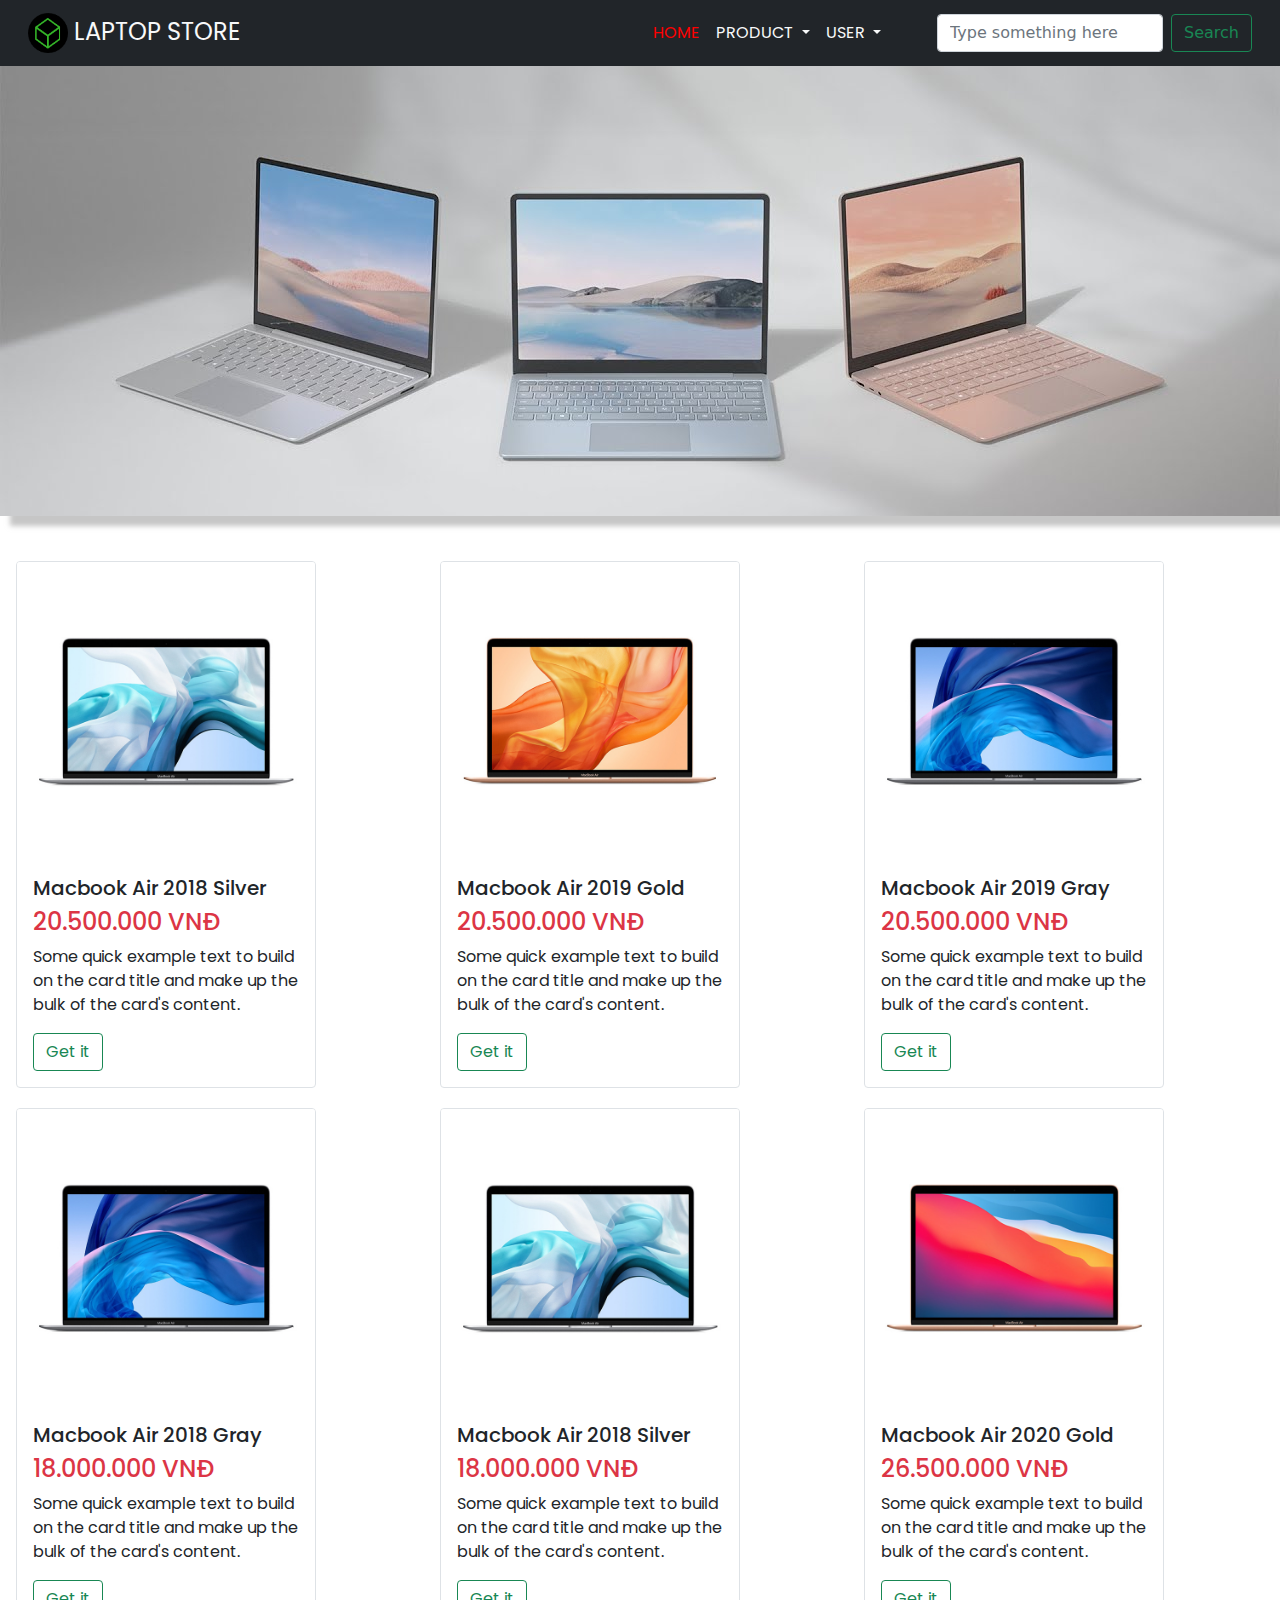
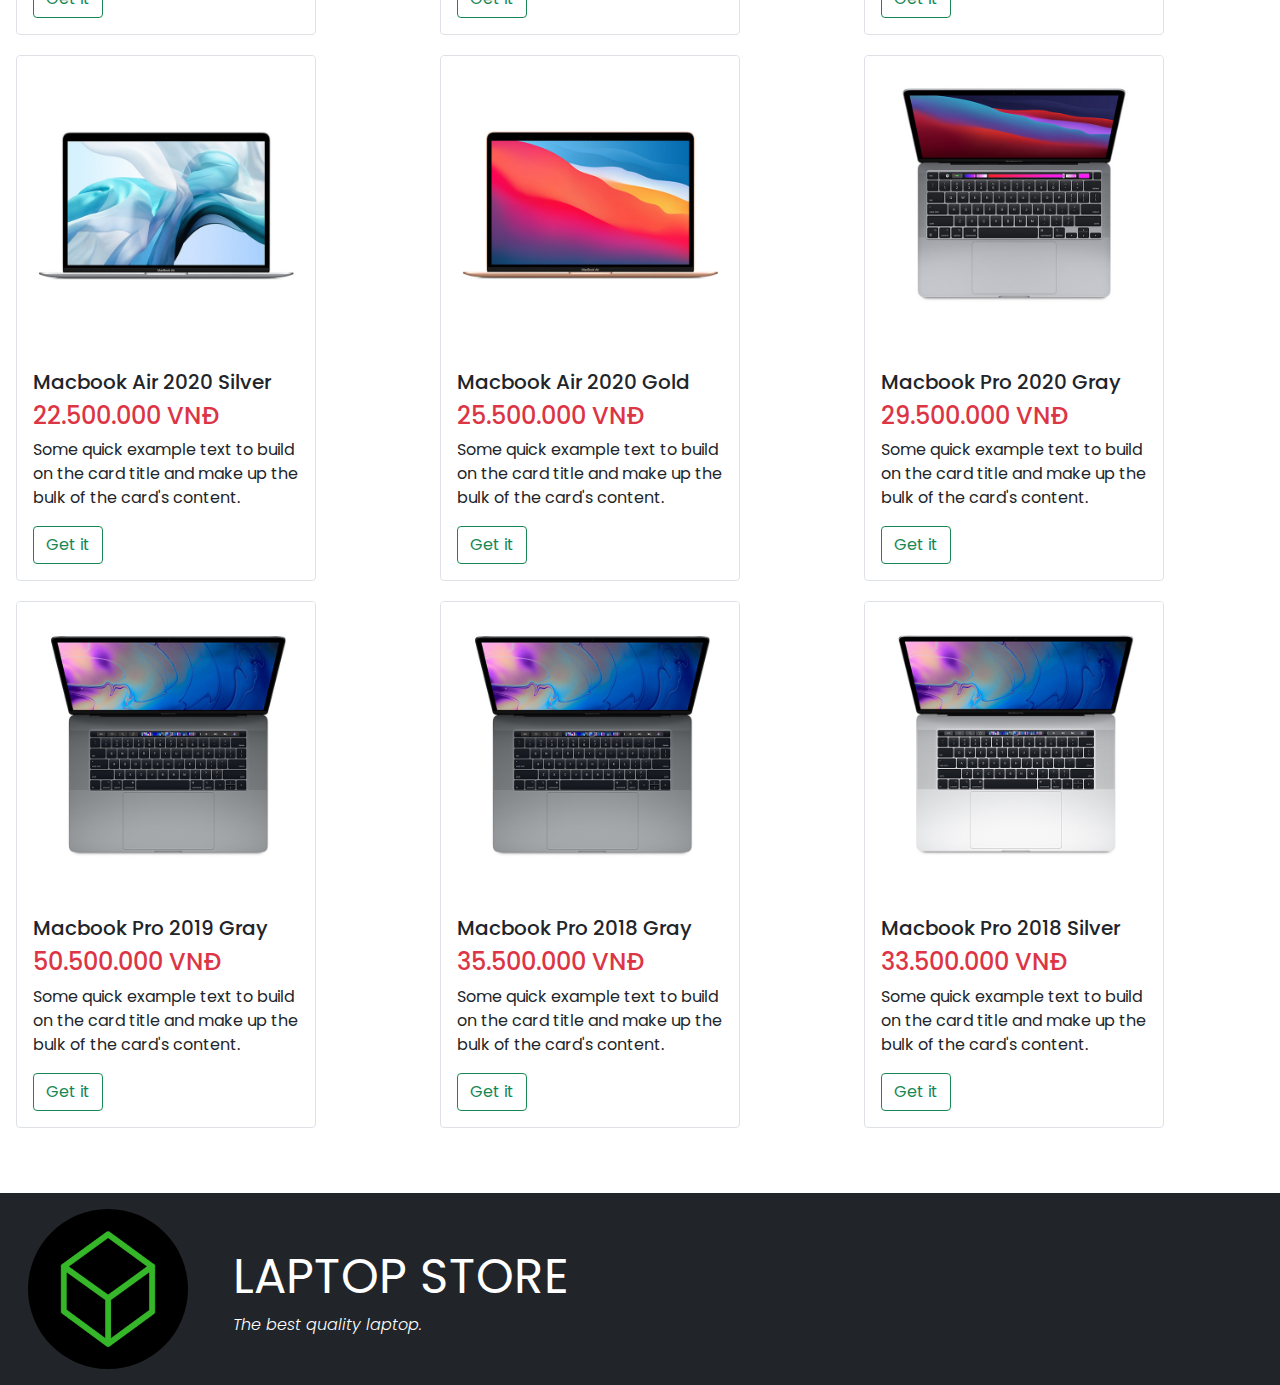
<file: index.html>
<!DOCTYPE html>
<html lang="en">
<head>
      <meta charset="UTF-8">
      <meta http-equiv="X-UA-Compatible" content="IE=edge">
      <meta name="viewport" content="width=device-width, initial-scale=1.0">

      <title>LAPTOP STORE</title>
      <link href="./assets/image/favicon-16x16.png" rel="icon">

      <!-- Google Fonts -->
      <link rel="preconnect" href="https://fonts.googleapis.com">
      <link rel="preconnect" href="https://fonts.gstatic.com" crossorigin>
      <link href="https://fonts.googleapis.com/css2?family=Poppins&display=swap" rel="stylesheet"> 
      
      <link href="./assets/vendor/bootstrap/css/bootstrap.min.css" rel="stylesheet">
      <link href="./assets/vendor/icofont/icofont.min.css" rel="stylesheet">

      <!-- Main Files CSS -->
      <link href="./assets/css/style.css" rel="stylesheet">
</head>
<body>
      <header id="header">
            <div class="navbar navbar-expand-lg nabar-dark bg-dark px-3">
                  <div class="container-fluid">
                        <a class="navbar-brand d-block text-uppercase text-light text-center fs-4" href="./index.html">
                              <img src="./assets/image/favicon.png" class="img-fluid" width="40px" height="40px"> 
                              Laptop Store
                        </a>
                        <button class="navbar-toggler" type="button" data-bs-toggle="collapse" data-bs-target="#navbarSupportedContent" aria-controls="navbarSupportedContent" aria-expanded="false" aria-label="Toggle navigation">
                          <span class="icofont-navigation-menu" style="color: white;"></span>
                        </button>

                        <div class="collapse navbar-collapse" id="navbarSupportedContent">
                              <ul class="navbar-nav mb-lg-0 ms-auto me-5 text-uppercase">
                                <li class="nav-item">
                                  <a class="nav-link active text-light" aria-current="page" href="./index.html">Home</a>
                                </li>
                                <li class="nav-item dropdown">
                                  <a class="nav-link dropdown-toggle text-light" href="#" id="navbarDropdown" role="button" data-bs-toggle="dropdown" aria-expanded="false">
                                    Product
                                  </a>
                                  <ul class="dropdown-menu" aria-labelledby="navbarDropdown">
                                    <li><a class="dropdown-item" href="./theme/all-product.html">All Products</a></li>
                                    <li><a class="dropdown-item" href="./theme/add-product.html">Add Products</a></li>
                                    <li><a class="dropdown-item" href="./theme/detail-product.html">Details Product</a></li>
                                  </ul>
                                </li>
                                <li class="nav-item dropdown">
                                    <a class="nav-link dropdown-toggle text-light" href="#" id="navbarDropdownUser" role="button" data-bs-toggle="dropdown" aria-expanded="false">
                                      User
                                    </a>
                                    <ul class="dropdown-menu" aria-labelledby="navbarDropdownUser">
                                      <li><a class="dropdown-item" href="./theme/login-form.html">Login</a></li>
                                      <li><a class="dropdown-item" href="./theme/register-form.html">Register</a></li>
                                    </ul>
                                </li>
                              </ul>
                              <form class="d-flex">
                                <input class="form-control me-2" type="search" placeholder="Type something here" aria-label="Search">
                                <button class="btn btn-outline-success" type="submit">Search</button>
                              </form>
                            </div>
                  </div>
            </div>
      </header>

      <section id="banner">
            <div class="page-banner"></div>
      </section>

      <section id="main" class="main">
            <div class="container-fluid px-3">
                  <div class="row">
                        <div class="col">
                              <div class="card border" style="width: 300px;">
                                    <img src="./assets/image/products/macbook-air-2019-13-inch-silver.png" class="card-img-top" alt="Macbook Air 2019 Silver">
                                    <div class="card-body">
                                      <h5 class="card-title">Macbook Air 2018 Silver</h5>
                                      <h4 class="card-text text-danger">20.500.000 VNĐ</h4>
                                      <p class="card-text mb-3">Some quick example text to build on the card title and make up the bulk of the card's content.</p>
                                      <a href="#" class="btn btn-outline-success">Get it</a>
                                    </div>
                              </div>
                        </div>

                        <div class="col">
                              <div class="card border" style="width: 300px;">
                                    <img src="./assets/image/products/macbook-air-2019-13-inch-gold.png" class="card-img-top" alt="Macbook Air 2019 Gold">
                                    <div class="card-body">
                                      <h5 class="card-title">Macbook Air 2019 Gold</h5>
                                      <h4 class="card-text text-danger">20.500.000 VNĐ</h4>
                                      <p class="card-text mb-3">Some quick example text to build on the card title and make up the bulk of the card's content.</p>
                                      <a href="#" class="btn btn-outline-success">Get it</a>
                                    </div>
                              </div>
                        </div>

                        <div class="col">
                              <div class="card border" style="width: 300px;">
                                    <img src="./assets/image/products/macbook-air-2019-13-inch-gray.png" class="card-img-top" alt="Macbook Air 2019 Gray">
                                    <div class="card-body">
                                      <h5 class="card-title">Macbook Air 2019 Gray</h5>
                                      <h4 class="card-text text-danger">20.500.000 VNĐ</h4>
                                      <p class="card-text mb-3">Some quick example text to build on the card title and make up the bulk of the card's content.</p>
                                      <a href="#" class="btn btn-outline-success">Get it</a>
                                    </div>
                              </div>
                        </div>

                        <div class="col">
                              <div class="card border" style="width: 300px;">
                                    <img src="./assets/image/products/macbook-air-2018-13-inch-gray.png" class="card-img-top" alt="Macbook Air 2018 Gray">
                                    <div class="card-body">
                                      <h5 class="card-title">Macbook Air 2018 Gray</h5>
                                      <h4 class="card-text text-danger">18.000.000 VNĐ</h4>
                                      <p class="card-text mb-3">Some quick example text to build on the card title and make up the bulk of the card's content.</p>
                                      <a href="#" class="btn btn-outline-success">Get it</a>
                                    </div>
                              </div>
                        </div>

                        <div class="col">
                              <div class="card border" style="width: 300px;">
                                    <img src="./assets/image/products/macbook-air-2018-13-inch-silver.png" class="card-img-top" alt="Macbook Air 2018 Silver">
                                    <div class="card-body">
                                      <h5 class="card-title">Macbook Air 2018 Silver</h5>
                                      <h4 class="card-text text-danger">18.000.000 VNĐ</h4>
                                      <p class="card-text mb-3">Some quick example text to build on the card title and make up the bulk of the card's content.</p>
                                      <a href="#" class="btn btn-outline-success">Get it</a>
                                    </div>
                              </div>
                        </div>

                        <div class="col">
                              <div class="card border" style="width: 300px;">
                                    <img src="./assets/image/products/macbook-air-2020-13-inch-gold.png" class="card-img-top" alt="Macbook Air 2020 Gold">
                                    <div class="card-body">
                                      <h5 class="card-title">Macbook Air 2020 Gold</h5>
                                      <h4 class="card-text text-danger">26.500.000 VNĐ</h4>
                                      <p class="card-text mb-3">Some quick example text to build on the card title and make up the bulk of the card's content.</p>
                                      <a href="#" class="btn btn-outline-success">Get it</a>
                                    </div>
                              </div>
                        </div>

                        <div class="col">
                              <div class="card border" style="width: 300px;">
                                    <img src="./assets/image/products/macbook-air-2020-13-inch-silver.png" class="card-img-top" alt="Macbook Air 2020">
                                    <div class="card-body">
                                      <h5 class="card-title">Macbook Air 2020 Silver</h5>
                                      <h4 class="card-text text-danger">22.500.000 VNĐ</h4>
                                      <p class="card-text mb-3">Some quick example text to build on the card title and make up the bulk of the card's content.</p>
                                      <a href="#" class="btn btn-outline-success">Get it</a>
                                    </div>
                              </div>
                        </div>

                        <div class="col">
                              <div class="card border" style="width: 300px;">
                                    <img src="./assets/image/products/macbook-air-2020-13-inch-gold.png" class="card-img-top" alt="Macbook Air 2020">
                                    <div class="card-body">
                                      <h5 class="card-title">Macbook Air 2020 Gold</h5>
                                      <h4 class="card-text text-danger">25.500.000 VNĐ</h4>
                                      <p class="card-text mb-3">Some quick example text to build on the card title and make up the bulk of the card's content.</p>
                                      <a href="#" class="btn btn-outline-success">Get it</a>
                                    </div>
                              </div>
                        </div>

                        <div class="col">
                              <div class="card border" style="width: 300px;">
                                    <img src="./assets/image/products/macbook-pro-2020-13-inch-space-gray.png" class="card-img-top" alt="Macbook Pro 2020">
                                    <div class="card-body">
                                      <h5 class="card-title">Macbook Pro 2020 Gray</h5>
                                      <h4 class="card-text text-danger">29.500.000 VNĐ</h4>
                                      <p class="card-text mb-3">Some quick example text to build on the card title and make up the bulk of the card's content.</p>
                                      <a href="#" class="btn btn-outline-success">Get it</a>
                                    </div>
                              </div>
                        </div>

                        <div class="col">
                              <div class="card border" style="width: 300px;">
                                    <img src="./assets/image/products/macbook-pro-2019-15-inch-touch-bar-gray.png" class="card-img-top" alt="Macbook Pro 2020">
                                    <div class="card-body">
                                      <h5 class="card-title">Macbook Pro 2019 Gray</h5>
                                      <h4 class="card-text text-danger">50.500.000 VNĐ</h4>
                                      <p class="card-text mb-3">Some quick example text to build on the card title and make up the bulk of the card's content.</p>
                                      <a href="#" class="btn btn-outline-success">Get it</a>
                                    </div>
                              </div>
                        </div>

                        <div class="col">
                              <div class="card border" style="width: 300px;">
                                    <img src="./assets/image/products/macbook-pro-2018-15-inch-touch-bar-gray.png" class="card-img-top" alt="Macbook Pro 2020 Silver">
                                    <div class="card-body">
                                      <h5 class="card-title">Macbook Pro 2018 Gray</h5>
                                      <h4 class="card-text text-danger">35.500.000 VNĐ</h4>
                                      <p class="card-text mb-3">Some quick example text to build on the card title and make up the bulk of the card's content.</p>
                                      <a href="#" class="btn btn-outline-success">Get it</a>
                                    </div>
                              </div>
                        </div>

                        <div class="col">
                              <div class="card border" style="width: 300px;">
                                    <img src="./assets/image/products/macbook-pro-2018-15-inch-touch-bar-silver.png" class="card-img-top" alt="Macbook Pro 2020 Silver">
                                    <div class="card-body">
                                      <h5 class="card-title">Macbook Pro 2018 Silver</h5>
                                      <h4 class="card-text text-danger">33.500.000 VNĐ</h4>
                                      <p class="card-text mb-3">Some quick example text to build on the card title and make up the bulk of the card's content.</p>
                                      <a href="#" class="btn btn-outline-success">Get it</a>
                                    </div>
                              </div>
                        </div>
                  </div>
            </div>
      </section>

      <footer id="footer" class="bg-dark">
            <div class="container-fluid">
                  <div class="d-flex p-3 align-items-center">
                        <div class="footer-logo-site">
                              <img src="./assets/image/logo-site.png" class="img-fluid">
                        </div>
                        <div class="footer-title-site">
                              <p class="main-title">Laptop Store</p>
                              <p class="sub-title">The best quality laptop.</p>
                        </div>
                  </div>
            </div>
      </footer>

      <script src="./assets/vendor/bootstrap/js/bootstrap.min.js"></script>
      
</body>
</html>
</file>
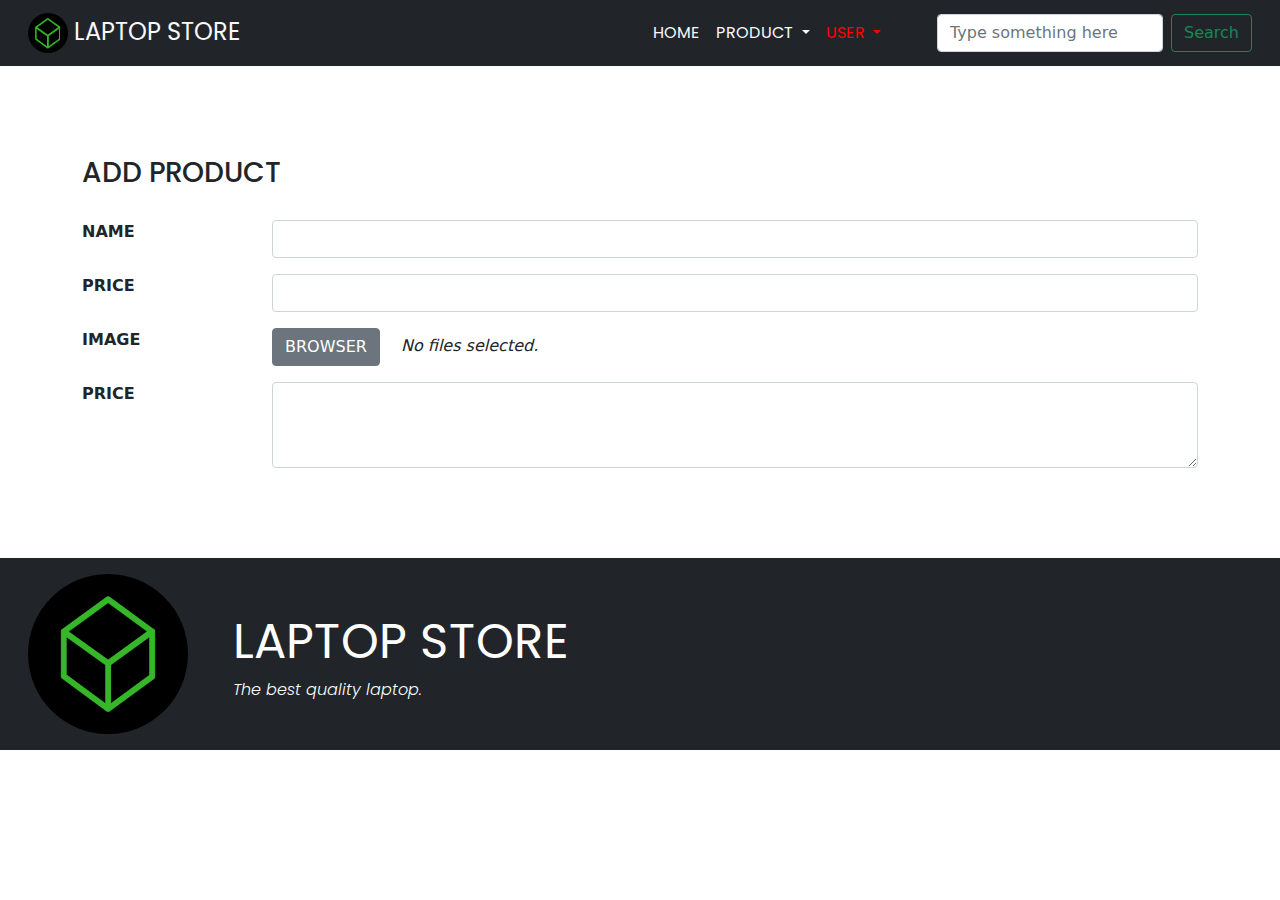
<file: theme/add-product.html>
<!DOCTYPE html>
<html lang="en">
<head>
      <meta charset="UTF-8">
      <meta http-equiv="X-UA-Compatible" content="IE=edge">
      <meta name="viewport" content="width=device-width, initial-scale=1.0">

      <title>LAPTOP STORE</title>
      <link href="/assets/image/favicon-16x16.png" rel="icon">

      <!-- Google Fonts -->
      <link rel="preconnect" href="https://fonts.googleapis.com">
      <link rel="preconnect" href="https://fonts.gstatic.com" crossorigin>
      <link href="https://fonts.googleapis.com/css2?family=Poppins&display=swap" rel="stylesheet"> 
      
      <link href="/assets/vendor/bootstrap/css/bootstrap.min.css" rel="stylesheet">
      <link href="/assets/vendor/icofont/icofont.min.css" rel="stylesheet">

      <!-- Main Files CSS -->
      <link href="/assets/css/style.css" rel="stylesheet">
</head>
<body>
      <header id="header">
            <div class="navbar navbar-expand-lg nabar-dark bg-dark px-3">
                  <div class="container-fluid">
                        <a class="navbar-brand d-block text-uppercase text-light text-center fs-4" href="/index.html">
                              <img src="/assets/image/favicon.png" class="img-fluid" width="40px" height="40px"> 
                              Laptop Store
                        </a>
                        <button class="navbar-toggler" type="button" data-bs-toggle="collapse" data-bs-target="#navbarSupportedContent" aria-controls="navbarSupportedContent" aria-expanded="false" aria-label="Toggle navigation">
                          <span class="icofont-navigation-menu" style="color: white;"></span>
                        </button>

                        <div class="collapse navbar-collapse" id="navbarSupportedContent">
                              <ul class="navbar-nav mb-lg-0 ms-auto me-5 text-uppercase">
                                <li class="nav-item">
                                  <a class="nav-link text-light" aria-current="page" href="/index.html">Home</a>
                                </li>
                                <li class="nav-item dropdown">
                                  <a class="nav-link dropdown-toggle text-light" href="#" id="navbarDropdown" role="button" data-bs-toggle="dropdown" aria-expanded="false">
                                    Product
                                  </a>
                                  <ul class="dropdown-menu" aria-labelledby="navbarDropdown">
                                    <li><a class="dropdown-item" href="/theme/all-product.html">All Products</a></li>
                                    <li><a class="dropdown-item" href="/theme/add-product.html">Add Products</a></li>
                                    <li><a class="dropdown-item" href="/theme/detail-product.html">Details Product</a></li>
                                  </ul>
                                </li>
                                <li class="nav-item dropdown">
                                    <a class="nav-link active dropdown-toggle text-light" href="#" id="navbarDropdownUser" role="button" data-bs-toggle="dropdown" aria-expanded="false">
                                      User
                                    </a>
                                    <ul class="dropdown-menu" aria-labelledby="navbarDropdownUser">
                                      <li><a class="dropdown-item" href="/theme/login-form.html">Login</a></li>
                                      <li><a class="dropdown-item" href="/theme/register-form.html">Register</a></li>
                                    </ul>
                                </li>
                              </ul>
                              <form class="d-flex">
                                <input class="form-control me-2" type="search" placeholder="Type something here" aria-label="Search">
                                <button class="btn btn-outline-success" type="submit">Search</button>
                              </form>
                            </div>
                  </div>
            </div>
      </header>

      <section id="main-add-product" class="main-add-product">
            <div class="container">
                  <h3 class="text-uppercase">Add Product</h3>
                  <div class="add-product-form">
                        <form>
                              <div class="row mb-3">
                                    <div class="col-2 col-sm-2">
                                          <label class="form-label text-uppercase fw-bold">Name</label>
                                    </div>
                                    <div class="col-10 col-sm-10">
                                          <input class="form-control">
                                    </div>
                              </div>

                              <div class="row mb-3">
                                    <div class="col-2 col-sm-2">
                                          <label class="form-label text-uppercase fw-bold">Price</label>
                                    </div>
                                    <div class="col-10 col-sm-10">
                                          <input class="form-control">
                                    </div>
                              </div>

                              <div class="row mb-3">
                                    <div class="col-2 col-sm-2">
                                          <label class="form-label text-uppercase fw-bold">Image</label>
                                    </div>
                                    <div class="col-10 col-sm-10">
                                          <button class="btn btn-secondary text-uppercase">Browser</button>
                                          <span class="fst-italic ms-3">No files selected.</span>
                                    </div>
                              </div>

                              <div class="row mb-3">
                                    <div class="col-2 col-sm-2">
                                          <label class="form-label text-uppercase fw-bold">Price</label>
                                    </div>
                                    <div class="col-10 col-sm-10">
                                          <textarea class="form-control" rows="3"></textarea>
                                    </div>
                              </div>
                        </form>
                  </div>
            </div>
      </section>
      
      <footer id="footer" class="bg-dark">
            <div class="container-fluid">
                  <div class="d-flex p-3 align-items-center">
                        <div class="footer-logo-site">
                              <img src="/assets/image/logo-site.png" class="img-fluid">
                        </div>
                        <div class="footer-title-site">
                              <p class="main-title">Laptop Store</p>
                              <p class="sub-title">The best quality laptop.</p>
                        </div>
                  </div>
            </div>
      </footer>

      <script src="/assets/vendor/bootstrap/js/bootstrap.min.js"></script>           
</body>
</html>
</file>
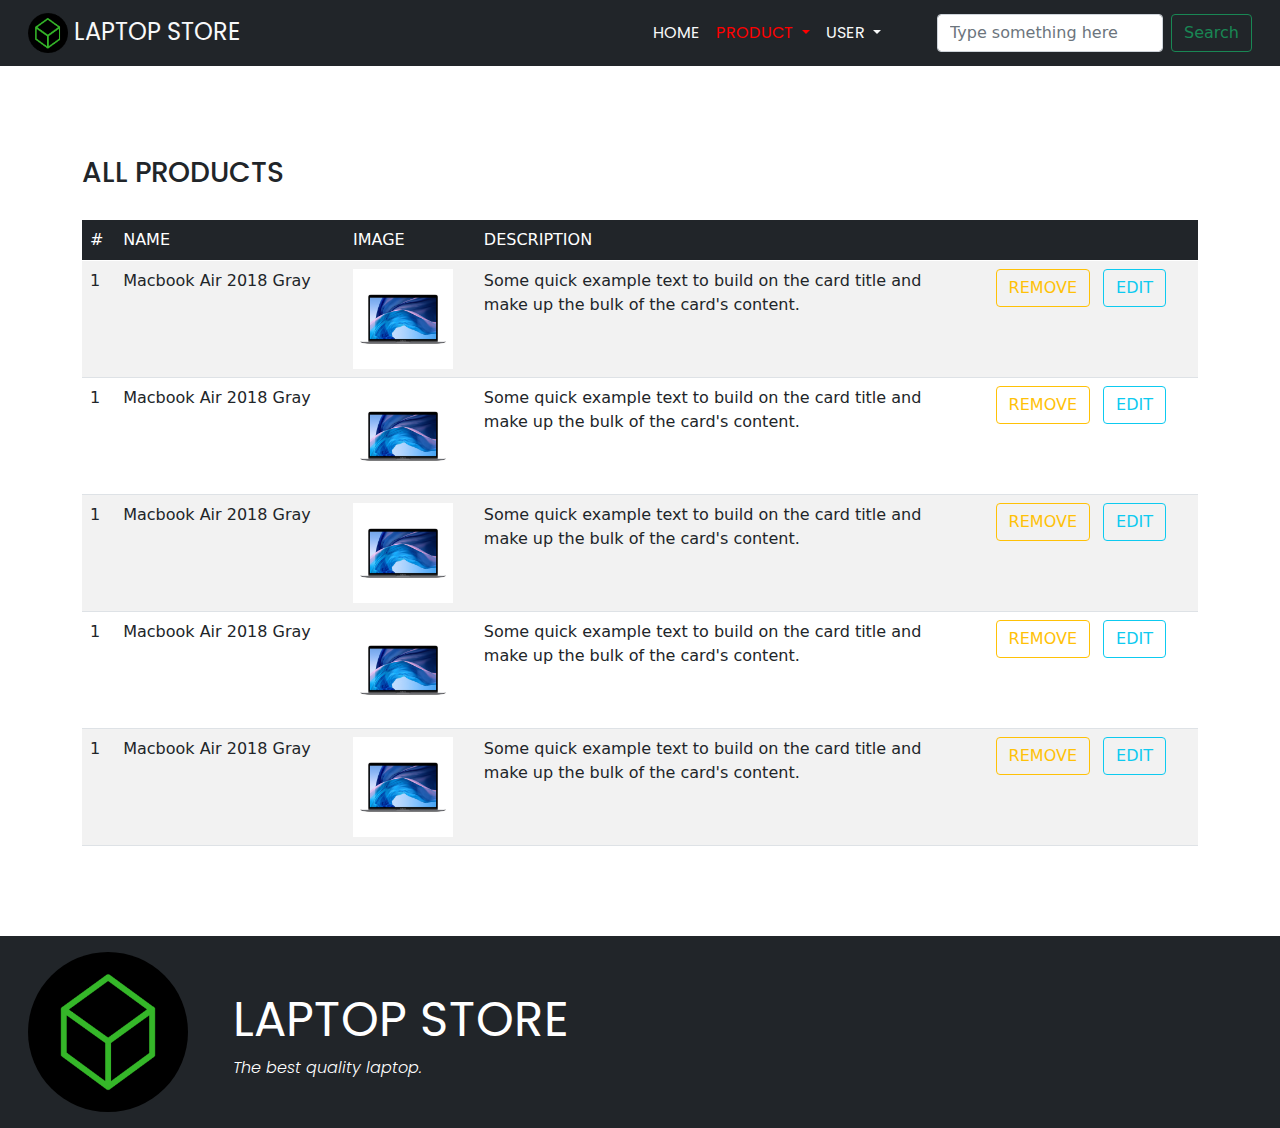
<file: theme/all-product.html>
<!DOCTYPE html>
<html lang="en">
<head>
      <meta charset="UTF-8">
      <meta http-equiv="X-UA-Compatible" content="IE=edge">
      <meta name="viewport" content="width=device-width, initial-scale=1.0">
      
      <title>LAPTOP STORE</title>
      <link href="/assets/image/favicon-16x16.png" rel="icon">

      <!-- Google Fonts -->
      <link rel="preconnect" href="https://fonts.googleapis.com">
      <link rel="preconnect" href="https://fonts.gstatic.com" crossorigin>
      <link href="https://fonts.googleapis.com/css2?family=Poppins&display=swap" rel="stylesheet"> 
      
      <link href="/assets/vendor/bootstrap/css/bootstrap.min.css" rel="stylesheet">
      <link href="/assets/vendor/icofont/icofont.min.css" rel="stylesheet">

      <!-- Main Files CSS -->
      <link href="/assets/css/style.css" rel="stylesheet">
</head>
<body>
      <header id="header">
            <div class="navbar navbar-expand-lg nabar-dark bg-dark px-3">
                  <div class="container-fluid">
                        <a class="navbar-brand d-block text-uppercase text-light text-center fs-4" href="/index.html">
                              <img src="/assets/image/favicon.png" class="img-fluid" width="40px" height="40px"> 
                              Laptop Store
                        </a>
                        <button class="navbar-toggler" type="button" data-bs-toggle="collapse" data-bs-target="#navbarSupportedContent" aria-controls="navbarSupportedContent" aria-expanded="false" aria-label="Toggle navigation">
                          <span class="icofont-navigation-menu" style="color: white;"></span>
                        </button>

                        <div class="collapse navbar-collapse" id="navbarSupportedContent">
                              <ul class="navbar-nav mb-lg-0 ms-auto me-5 text-uppercase">
                                <li class="nav-item">
                                  <a class="nav-link text-light" aria-current="page" href="/index.html">Home</a>
                                </li>
                                <li class="nav-item dropdown">
                                  <a class="nav-link active dropdown-toggle text-light" href="#" id="navbarDropdown" role="button" data-bs-toggle="dropdown" aria-expanded="false">
                                    Product
                                  </a>
                                  <ul class="dropdown-menu" aria-labelledby="navbarDropdown">
                                    <li><a class="dropdown-item" href="/theme/all-product.html">All Products</a></li>
                                    <li><a class="dropdown-item" href="/theme/add-product.html">Add Products</a></li>
                                    <li><a class="dropdown-item" href="/theme/detail-product.html">Details Product</a></li>
                                  </ul>
                                </li>
                                <li class="nav-item dropdown">
                                    <a class="nav-link dropdown-toggle text-light" href="#" id="navbarDropdownUser" role="button" data-bs-toggle="dropdown" aria-expanded="false">
                                      User
                                    </a>
                                    <ul class="dropdown-menu" aria-labelledby="navbarDropdownUser">
                                      <li><a class="dropdown-item" href="/theme/login-form.html">Login</a></li>
                                      <li><a class="dropdown-item" href="/theme/register-form.html">Register</a></li>
                                    </ul>
                                </li>
                              </ul>
                              <form class="d-flex">
                                <input class="form-control me-2" type="search" placeholder="Type something here" aria-label="Search">
                                <button class="btn btn-outline-success" type="submit">Search</button>
                              </form>
                            </div>
                  </div>
            </div>
      </header>

      <section id="main-all-product" class="main-all-product">
            <div class="container">
                  <h3 class="text-uppercase">All Products</h3>
                  <div class="products-list">
                        <table class="table table-striped table-hover">
                              <thead>
                                    <tr class="table-dark text-uppercase">
                                          <td scope="col">#</td>
                                          <td scope="col">Name</td>
                                          <td scope="col">Image</td>
                                          <td scope="col">Description</td>
                                          <td scope="col"></td>     
                                    </tr>
                              </thead>
                              <tbody>
                                    <tr>
                                          <td>1</td>
                                          <td>Macbook Air 2018 Gray</td>
                                          <td>
                                                <img src="/assets/image/products/macbook-air-2018-13-inch-gray.png" width="100px" height="100px">
                                          </td>
                                          <td>
                                                Some quick example text to build on the card title and 
                                                <br>
                                                make up the bulk of the card's content.
                                          </td>
                                          <td>
                                                <button class="btn btn-outline-warning text-uppercase me-2 mb-2 mb-md-0">Remove</button>
                                                <button class="btn btn-outline-info text-uppercase">Edit</button>
                                          </td>
                                    </tr>

                                    <tr>
                                          <td>1</td>
                                          <td>Macbook Air 2018 Gray</td>
                                          <td>
                                                <img src="/assets/image/products/macbook-air-2018-13-inch-gray.png" width="100px" height="100px">
                                          </td>
                                          <td>
                                                Some quick example text to build on the card title and 
                                                <br>
                                                make up the bulk of the card's content.
                                          </td>
                                          <td>
                                                <button class="btn btn-outline-warning text-uppercase me-2 mb-2 mb-md-0">Remove</button>
                                                <button class="btn btn-outline-info text-uppercase">Edit</button>
                                          </td>
                                    </tr>

                                    <tr>
                                          <td>1</td>
                                          <td>Macbook Air 2018 Gray</td>
                                          <td>
                                                <img src="/assets/image/products/macbook-air-2018-13-inch-gray.png" width="100px" height="100px">
                                          </td>
                                          <td>
                                                Some quick example text to build on the card title and 
                                                <br>
                                                make up the bulk of the card's content.
                                          </td>
                                          <td>
                                                <button class="btn btn-outline-warning text-uppercase me-2 mb-2 mb-md-0">Remove</button>
                                                <button class="btn btn-outline-info text-uppercase">Edit</button>
                                          </td>
                                    </tr>

                                    <tr>
                                          <td>1</td>
                                          <td>Macbook Air 2018 Gray</td>
                                          <td>
                                                <img src="/assets/image/products/macbook-air-2018-13-inch-gray.png" width="100px" height="100px">
                                          </td>
                                          <td>
                                                Some quick example text to build on the card title and 
                                                <br>
                                                make up the bulk of the card's content.
                                          </td>
                                          <td>
                                                <button class="btn btn-outline-warning text-uppercase me-2 mb-2 mb-md-0">Remove</button>
                                                <button class="btn btn-outline-info text-uppercase">Edit</button>
                                          </td>
                                    </tr>

                                    <tr>
                                          <td>1</td>
                                          <td>Macbook Air 2018 Gray</td>
                                          <td>
                                                <img src="/assets/image/products/macbook-air-2018-13-inch-gray.png" width="100px" height="100px">
                                          </td>
                                          <td>
                                                Some quick example text to build on the card title and 
                                                <br>
                                                make up the bulk of the card's content.
                                          </td>
                                          <td>
                                                <button class="btn btn-outline-warning text-uppercase me-2 mb-2 mb-md-0">Remove</button>
                                                <button class="btn btn-outline-info text-uppercase">Edit</button>
                                          </td>
                                    </tr>
                              </tbody>

                        </table>
                  </div>
                  
            </div>
      </section>



      <footer id="footer" class="bg-dark">
            <div class="container-fluid">
                  <div class="d-flex p-3 align-items-center">
                        <div class="footer-logo-site">
                              <img src="/assets/image/logo-site.png" class="img-fluid">
                        </div>
                        <div class="footer-title-site">
                              <p class="main-title">Laptop Store</p>
                              <p class="sub-title">The best quality laptop.</p>
                        </div>
                  </div>
            </div>
      </footer>

      <script src="/assets/vendor/bootstrap/js/bootstrap.min.js"></script>      
</body>
</html>
</file>
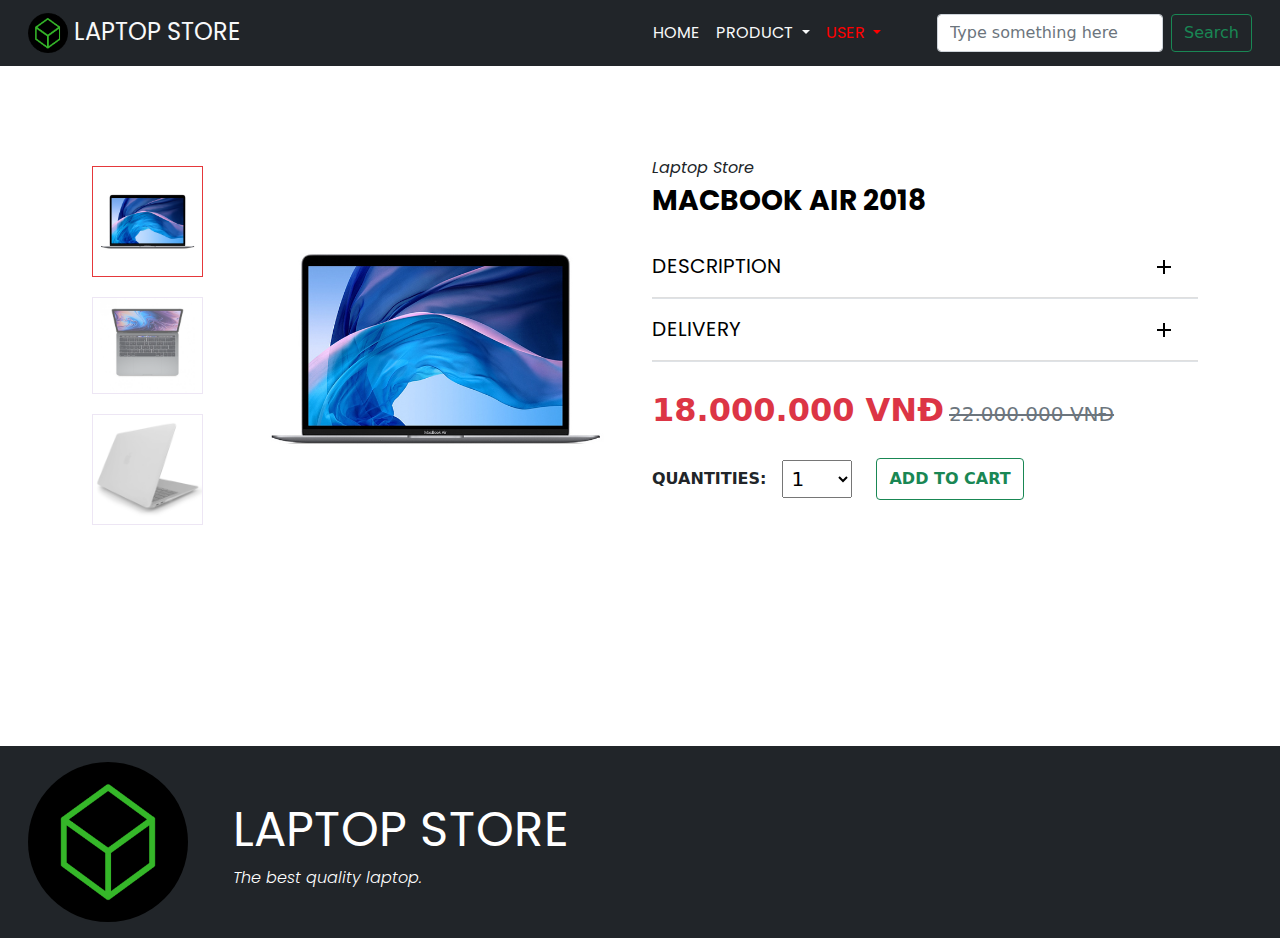
<file: theme/detail-product.html>
<!DOCTYPE html>
<html lang="en">
<head>
      <meta charset="UTF-8">
      <meta http-equiv="X-UA-Compatible" content="IE=edge">
      <meta name="viewport" content="width=device-width, initial-scale=1.0">
     
      <title>LAPTOP STORE</title>
      <link href="/assets/image/favicon-16x16.png" rel="icon">

      <!-- Google Fonts -->
      <link rel="preconnect" href="https://fonts.googleapis.com">
      <link rel="preconnect" href="https://fonts.gstatic.com" crossorigin>
      <link href="https://fonts.googleapis.com/css2?family=Poppins&display=swap" rel="stylesheet"> 
      
      <link href="/assets/vendor/bootstrap/css/bootstrap.min.css" rel="stylesheet">
      <link href="/assets/vendor/icofont/icofont.min.css" rel="stylesheet">

      <!-- Main Files CSS -->
      <link href="/assets/css/style.css" rel="stylesheet">
</head>
<body>
      <header id="header">
            <div class="navbar navbar-expand-lg nabar-dark bg-dark px-3">
                  <div class="container-fluid">
                        <a class="navbar-brand d-block text-uppercase text-light text-center fs-4" href="/index.html">
                              <img src="/assets/image/favicon.png" class="img-fluid" width="40px" height="40px"> 
                              Laptop Store
                        </a>
                        <button class="navbar-toggler" type="button" data-bs-toggle="collapse" data-bs-target="#navbarSupportedContent" aria-controls="navbarSupportedContent" aria-expanded="false" aria-label="Toggle navigation">
                          <span class="icofont-navigation-menu" style="color: white;"></span>
                        </button>

                        <div class="collapse navbar-collapse" id="navbarSupportedContent">
                              <ul class="navbar-nav mb-lg-0 ms-auto me-5 text-uppercase">
                                <li class="nav-item">
                                  <a class="nav-link text-light" aria-current="page" href="/index.html">Home</a>
                                </li>
                                <li class="nav-item dropdown">
                                  <a class="nav-link dropdown-toggle text-light" href="#" id="navbarDropdown" role="button" data-bs-toggle="dropdown" aria-expanded="false">
                                    Product
                                  </a>
                                  <ul class="dropdown-menu" aria-labelledby="navbarDropdown">
                                    <li><a class="dropdown-item" href="/theme/all-product.html">All Products</a></li>
                                    <li><a class="dropdown-item" href="/theme/add-product.html">Add Products</a></li>
                                    <li><a class="dropdown-item" href="/theme/detail-product.html">Details Product</a></li>
                                  </ul>
                                </li>
                                <li class="nav-item dropdown">
                                    <a class="nav-link active dropdown-toggle text-light" href="#" id="navbarDropdownUser" role="button" data-bs-toggle="dropdown" aria-expanded="false">
                                      User
                                    </a>
                                    <ul class="dropdown-menu" aria-labelledby="navbarDropdownUser">
                                      <li><a class="dropdown-item" href="/theme/login-form.html">Login</a></li>
                                      <li><a class="dropdown-item" href="/theme/register-form.html">Register</a></li>
                                    </ul>
                                </li>
                              </ul>
                              <form class="d-flex">
                                <input class="form-control me-2" type="search" placeholder="Type something here" aria-label="Search">
                                <button class="btn btn-outline-success" type="submit">Search</button>
                              </form>
                            </div>
                  </div>
            </div>
      </header>

      <section id="contentDetailProduct" class="content-detail-product">
            <div class="container">
                  <div class="row">
                        <div class="col-12 col-sm-12 col-lg-6">
                              <div class="product-images">
                                    <!-- Product Large Image -->
                                    <div class="tab-content product-preview-images order-2">
                                          <div id="image1" class="tab-pane fade show active" role="tabpane" aria-labelledby="thumbnail1">
                                                <img class="img-fluid" src="/assets/image/products/macbook-air-2018-13-inch-gray.png" alt="">
                                          </div>
                                          <div id="image2" class="tab-pane fade" role="tabpane" aria-labelledby="thumbnail2">
                                                <img class="img-fluid" src="/assets/image/products-thumbnail/macbook-air-2018-13-inch-gray-thumbnail-01.png" alt="">
                                          </div>
                                          <div id="image3" class="tab-pane fade" role="tabpane" aria-labelledby="thumbnail3">
                                                <img class="img-fluid" src="/assets/image/products-thumbnail/macbook-air-2018-13-inch-gray-thumbnail-02.png" alt="">
                                          </div>
                                    </div>
                                    <!-- end Product Large Image -->
                                    <!-- Product Thumbnail Image -->
                                    <div class="product-thumbnails order-1">
                                          <ul class="nav d-flex flex-column" role="tablist">
                                                <li role="presentation">
                                                      <a id="thumbnail1" class="product-thumbnail-item active d-block" href="#image1" data-bs-toggle="tab" data-bs-target="#image1" type="button" role="tab" aria-controls="image1" aria-selected="true">
                                                            <img class="img-fluid" src="/assets/image/products/macbook-air-2018-13-inch-gray.png" alt="Product Thumbnail">
                                                      </a>
                                                </li>
                                                <li role="presentation">
                                                      <a id="thumbnail2" class="product-thumbnail-item d-block" href="#image2" data-bs-toggle="tab" data-bs-target="#image2" type="button" role="tab" aria-controls="image2" aria-selected="false">
                                                            <img class="img-fluid" src="/assets/image/products-thumbnail/macbook-air-2018-13-inch-gray-thumbnail-01.png" alt="Product Thumbnail">
                                                      </a>
                                                </li>
                                                <li role="presentation">
                                                      <a id="thumbnail3" class="product-thumbnail-item d-block" href="#image3" data-bs-toggle="tab" data-bs-target="#image3" type="button" role="tab" aria-controls="image3" aria-selected="false">
                                                            <img class="img-fluid" src="/assets/image/products-thumbnail/macbook-air-2018-13-inch-gray-thumbnail-02.png" alt="Product Thumbnail">
                                                      </a>
                                                </li>
                                          </ul>
                                    </div>
                                    <!-- end Product Thumbnail Image List -->
                              </div>
                              <!-- end Product Image Preview -->
                        </div>

                        <!-- Product Information -->
                        <div class="col-12 col-sm-12 col-lg-6">
                                  <!-- Product Brand -->
                                  <p class="fst-italic mb-1">Laptop Store</p>
                                  <!-- Product Title -->
                                  <h3 class="fw-bold fs-3 text-uppercase">
                                        <a href="#">Macbook Air 2018</a>
                                  </h3>
                                  <!-- Product Description -->
                                  <div id="collapseParents" class="card-group-custom" role="tablist" aria-multiselectable="false">
                                        <!-- Bootstrap Card -->
                                        <article class="card card-custom card-corporate border-bottom">
                                              <div class="card-header p-0 fs-5" role="tab">
                                                    <div class="card-title">
                                                          <a id="cardHeadDescription" class="collapsed" data-bs-toggle="collapse" data-bs-target="#collapseDescription" data-bs-parent="#collapseParents" role="button" aria-expanded="true" aria-controls="collapseDescription">
                                                                Description
                                                                <div class="card-arrow"></div>                                                     
                                                          </a>
                                                    </div>
                                              </div>
                                              <div id="collapseDescription" class="collapse mt-3 pb-3" data-bs-parent="#collapseParents" role="tabpanel" aria-labelledby="cardHeadDelivery">
                                                    <div class="card-body p-0">
                                                          Some placeholder content for the collapse component. 
                                                          This panel is hidden by default but revealed when the user activates the relevant trigger.  
                                                    </div>
                                              </div>
                                        </article>
                                        <!-- Bootstrap card -->
                                        <div class="card card-custom card-corporate border-bottom">
                                              <div class="card-header p-0" role="tab">
                                                    <div class="card-title fs-5">
                                                          <a id="cardHeadDelivery" class="collapsed" data-bs-toggle="collapse" data-bs-target="#collapseDelivery" data-bs-parent="#collapseParents" role="button" aria-expand="false" aria-controls="collapseDelivery">
                                                                Delivery
                                                                <div class="card-arrow"></div>
                                                          </a>
                                                    </div>
                                                    <div id="collapseDelivery" class="collapse mt-1 pb-3" data-bs-parent="#collapseParents" role="tabpanel" aria-labelledby="cardHeadDescription">
                                                          <div class="card-body p-0">
                                                                We deliver our goods worldwide. No matter where you live, your order will be shipped in time and delivered right to your door or to any other location you have stated. 
                                                                The packages are handled with utmost care, so the ordered products will be handed to you safe and sound, just like you expect them to be.
                                                          </div>
                                                    </div>
    
                                              </div>
                                        </div>
                                  </div>
                                  <!-- Product Price -->
                                  <div class="product-price mt-4">
                                        <span class="product-price-new fw-bold text-content fs-2 text-danger">18.000.000 VNĐ</span>
                                        <span class="product-price-old fs-5 text-secondary text-decoration-line-through">22.000.000 VNĐ</span>
                                  </div>
                                  <!-- Product Sale -->
                                  <div class="product-sale d-flex mt-4 align-items-center">
                                        <div class="form-group d-flex align-items-center me-4">
                                              <label class="me-3 text-uppercase fw-bold">Quantities:</label>
                                              <div style="width:70px; height: 38px;">
                                                    <select class="w-100 h-100 fs-5 ps-1">
                                                          <option>1</option>
                                                          <option>2</option>
                                                          <option>3</option>
                                                          <option>4</option>
                                                          <option>5</option>
                                                          <option>6</option>
                                                          <option>7</option>
                                                          <option>8</option>
                                                      </select>
                                              </div>
                                        </div>
                                        <!-- Add to cart -->
                                        <div class="button-field">
                                              <button class="btn btn-outline-success text-uppercase fw-bold py-2">
                                                    <i class="fa fa-shopping-cart"></i>
                                                    Add to cart
                                              </button>
                                        </div>
                                  </div>
                              
                        </div>
                  </div>
            </div>


      </section>
      <footer id="footer" class="bg-dark">
            <div class="container-fluid">
                  <div class="d-flex p-3 align-items-center">
                        <div class="footer-logo-site">
                              <img src="/assets/image/logo-site.png" class="img-fluid">
                        </div>
                        <div class="footer-title-site">
                              <p class="main-title">Laptop Store</p>
                              <p class="sub-title">The best quality laptop.</p>
                        </div>
                  </div>
            </div>
      </footer>

      <script src="/assets/vendor/bootstrap/js/bootstrap.min.js"></script>      
</body>
</html>
</file>
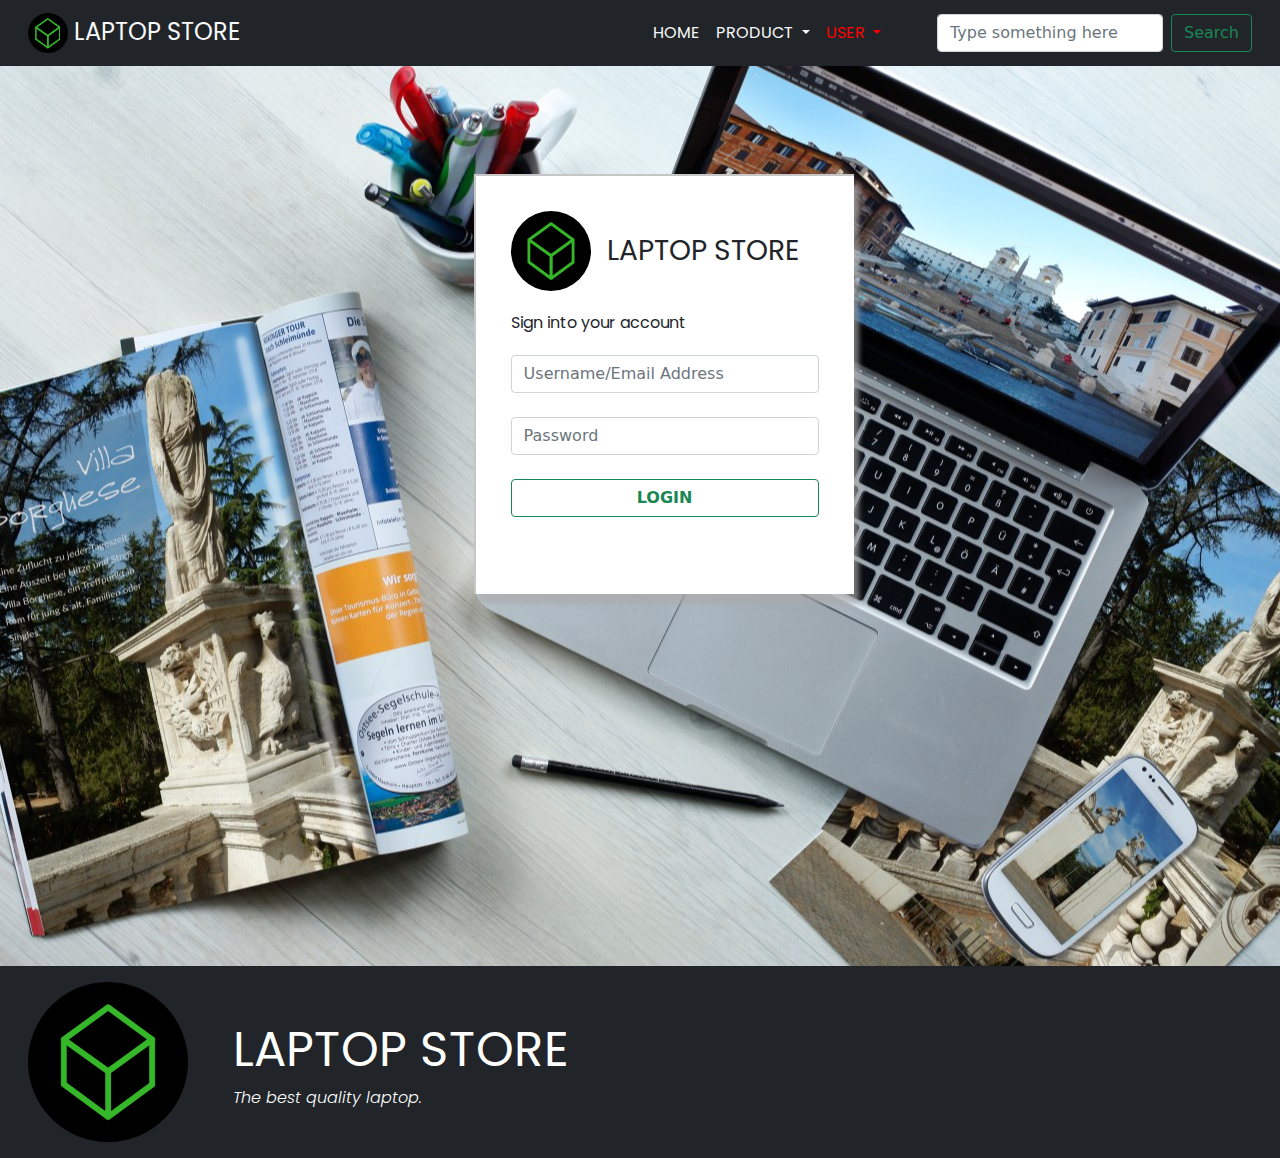
<file: theme/login-form.html>
<!DOCTYPE html>
<html lang="en">
<head>
      <meta charset="UTF-8">
      <meta http-equiv="X-UA-Compatible" content="IE=edge">
      <meta name="viewport" content="width=device-width, initial-scale=1.0">
     
      <title>LAPTOP STORE</title>
      <link href="/assets/image/favicon-16x16.png" rel="icon">

      <!-- Google Fonts -->
      <link rel="preconnect" href="https://fonts.googleapis.com">
      <link rel="preconnect" href="https://fonts.gstatic.com" crossorigin>
      <link href="https://fonts.googleapis.com/css2?family=Poppins&display=swap" rel="stylesheet"> 
      
      <link href="/assets/vendor/bootstrap/css/bootstrap.min.css" rel="stylesheet">
      <link href="/assets/vendor/icofont/icofont.min.css" rel="stylesheet">

      <!-- Main Files CSS -->
      <link href="/assets/css/style.css" rel="stylesheet">
</head>
<body>
      <header id="header">
            <div class="navbar navbar-expand-lg nabar-dark bg-dark px-3">
                  <div class="container-fluid">
                        <a class="navbar-brand d-block text-uppercase text-light text-center fs-4" href="/index.html">
                              <img src="/assets/image/favicon.png" class="img-fluid" width="40px" height="40px"> 
                              Laptop Store
                        </a>
                        <button class="navbar-toggler" type="button" data-bs-toggle="collapse" data-bs-target="#navbarSupportedContent" aria-controls="navbarSupportedContent" aria-expanded="false" aria-label="Toggle navigation">
                          <span class="icofont-navigation-menu" style="color: white;"></span>
                        </button>

                        <div class="collapse navbar-collapse" id="navbarSupportedContent">
                              <ul class="navbar-nav mb-lg-0 ms-auto me-5 text-uppercase">
                                <li class="nav-item">
                                  <a class="nav-link text-light" aria-current="page" href="/index.html">Home</a>
                                </li>
                                <li class="nav-item dropdown">
                                  <a class="nav-link dropdown-toggle text-light" href="#" id="navbarDropdown" role="button" data-bs-toggle="dropdown" aria-expanded="false">
                                    Product
                                  </a>
                                  <ul class="dropdown-menu" aria-labelledby="navbarDropdown">
                                    <li><a class="dropdown-item" href="/theme/all-product.html">All Products</a></li>
                                    <li><a class="dropdown-item" href="/theme/add-product.html">Add Products</a></li>
                                    <li><a class="dropdown-item" href="/theme/detail-product.html">Details Product</a></li>
                                  </ul>
                                </li>
                                <li class="nav-item dropdown">
                                    <a class="nav-link active dropdown-toggle text-light" href="#" id="navbarDropdownUser" role="button" data-bs-toggle="dropdown" aria-expanded="false">
                                      User
                                    </a>
                                    <ul class="dropdown-menu" aria-labelledby="navbarDropdownUser">
                                      <li><a class="dropdown-item" href="/theme/login-form.html">Login</a></li>
                                      <li><a class="dropdown-item" href="/theme/register-form.html">Register</a></li>
                                    </ul>
                                </li>
                              </ul>
                              <form class="d-flex">
                                <input class="form-control me-2" type="search" placeholder="Type something here" aria-label="Search">
                                <button class="btn btn-outline-success" type="submit">Search</button>
                              </form>
                            </div>
                  </div>
            </div>
      </header>

      <section id="main-login-form" class="main-login-form"> 
            <div class="login-form">
                  <div class="login-form-logo">
                        <img src="/assets/image/logo-site.png" width="80px" height="80px">
                        <p class="ms-3 text-uppercase fs-3">Laptop Store</p>
                  </div>
                  <div class="login-form-title">
                        <p>Sign into your account</p>
                  </div>
                  <form>
                        <input class="form-control mb-4" type="text" placeholder="Username/Email Address">
                        <input class="form-control mb-4" type="password" placeholder="Password"> 
                        
                        <button class="btn btn-outline-success text-uppercase fw-bold w-100">Login</button>
                  </form>
            </div>
      </section>

      <footer id="footer" class="bg-dark">
            <div class="container-fluid">
                  <div class="d-flex p-3 align-items-center">
                        <div class="footer-logo-site">
                              <img src="/assets/image/logo-site.png" class="img-fluid">
                        </div>
                        <div class="footer-title-site">
                              <p class="main-title">Laptop Store</p>
                              <p class="sub-title">The best quality laptop.</p>
                        </div>
                  </div>
            </div>
      </footer>

      <script src="/assets/vendor/bootstrap/js/bootstrap.min.js"></script>      
</body>
</html>
</file>
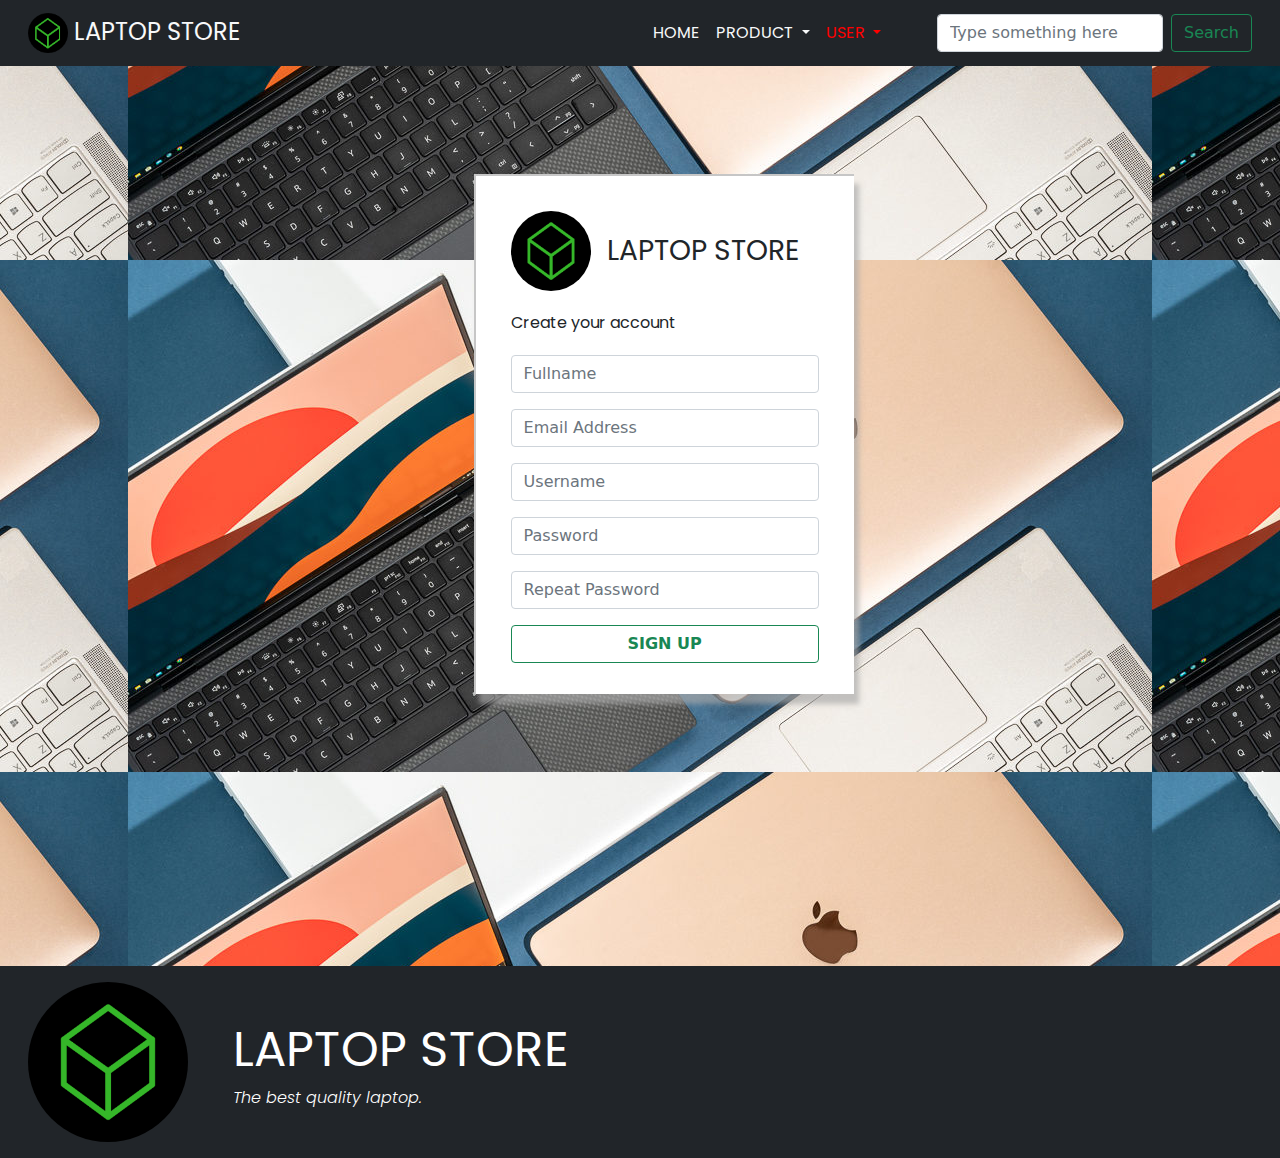
<file: theme/register-form.html>
<!DOCTYPE html>
<html lang="en">
<head>
      <meta charset="UTF-8">
      <meta http-equiv="X-UA-Compatible" content="IE=edge">
      <meta name="viewport" content="width=device-width, initial-scale=1.0">
     
      <title>LAPTOP STORE</title>
      <link href="/assets/image/favicon-16x16.png" rel="icon">

      <!-- Google Fonts -->
      <link rel="preconnect" href="https://fonts.googleapis.com">
      <link rel="preconnect" href="https://fonts.gstatic.com" crossorigin>
      <link href="https://fonts.googleapis.com/css2?family=Poppins&display=swap" rel="stylesheet"> 
      
      <link href="/assets/vendor/bootstrap/css/bootstrap.min.css" rel="stylesheet">
      <link href="/assets/vendor/icofont/icofont.min.css" rel="stylesheet">

      <!-- Main Files CSS -->
      <link href="/assets/css/style.css" rel="stylesheet">
</head>
<body>
      <header id="header">
            <div class="navbar navbar-expand-lg nabar-dark bg-dark px-3">
                  <div class="container-fluid">
                        <a class="navbar-brand d-block text-uppercase text-light text-center fs-4" href="/index.html">
                              <img src="/assets/image/favicon.png" class="img-fluid" width="40px" height="40px"> 
                              Laptop Store
                        </a>
                        <button class="navbar-toggler" type="button" data-bs-toggle="collapse" data-bs-target="#navbarSupportedContent" aria-controls="navbarSupportedContent" aria-expanded="false" aria-label="Toggle navigation">
                          <span class="icofont-navigation-menu" style="color: white;"></span>
                        </button>

                        <div class="collapse navbar-collapse" id="navbarSupportedContent">
                              <ul class="navbar-nav mb-lg-0 ms-auto me-5 text-uppercase">
                                <li class="nav-item">
                                  <a class="nav-link text-light" aria-current="page" href="/index.html">Home</a>
                                </li>
                                <li class="nav-item dropdown">
                                  <a class="nav-link dropdown-toggle text-light" href="#" id="navbarDropdown" role="button" data-bs-toggle="dropdown" aria-expanded="false">
                                    Product
                                  </a>
                                  <ul class="dropdown-menu" aria-labelledby="navbarDropdown">
                                    <li><a class="dropdown-item" href="/theme/all-product.html">All Products</a></li>
                                    <li><a class="dropdown-item" href="/theme/add-product.html">Add Products</a></li>
                                    <li><a class="dropdown-item" href="/theme/detail-product.html">Details Product</a></li>
                                  </ul>
                                </li>
                                <li class="nav-item dropdown">
                                    <a class="nav-link active dropdown-toggle text-light" href="#" id="navbarDropdownUser" role="button" data-bs-toggle="dropdown" aria-expanded="false">
                                      User
                                    </a>
                                    <ul class="dropdown-menu" aria-labelledby="navbarDropdownUser">
                                      <li><a class="dropdown-item" href="/theme/login-form.html">Login</a></li>
                                      <li><a class="dropdown-item" href="/theme/register-form.html">Register</a></li>
                                    </ul>
                                </li>
                              </ul>
                              <form class="d-flex">
                                <input class="form-control me-2" type="search" placeholder="Type something here" aria-label="Search">
                                <button class="btn btn-outline-success" type="submit">Search</button>
                              </form>
                            </div>
                  </div>
            </div>
      </header>

      <section id="main-register-form" class="main-register-form"> 
            <div class="register-form">
                  <div class="register-form-logo">
                        <img src="/assets/image/logo-site.png" width="80px" height="80px">
                        <p class="ms-3 text-uppercase fs-3">Laptop Store</p>
                  </div>

                  <div class="register-form-title">
                        <p>Create your account</p>
                  </div>
            
                  <form>
                        <input class="form-control mb-3" type="text" placeholder="Fullname">
                        <input class="form-control mb-3" type="email" placeholder="Email Address">
                        <input class="form-control mb-3" type="text" placeholder="Username">
                        <input class="form-control mb-3" type="password" placeholder="Password"> 
                        <input class="form-control mb-3" type="password" placeholder="Repeat Password">
                        
                        <button class="btn btn-outline-success text-uppercase fw-bold w-100">Sign Up</button>
                  </form>
            </div>
      </section>

      <footer id="footer" class="bg-dark">
            <div class="container-fluid">
                  <div class="d-flex p-3 align-items-center">
                        <div class="footer-logo-site">
                              <img src="/assets/image/logo-site.png" class="img-fluid">
                        </div>
                        <div class="footer-title-site">
                              <p class="main-title">Laptop Store</p>
                              <p class="sub-title">The best quality laptop.</p>
                        </div>
                  </div>
            </div>
      </footer>

      <script src="/assets/vendor/bootstrap/js/bootstrap.min.js"></script>      
</body>
</html>
</file>
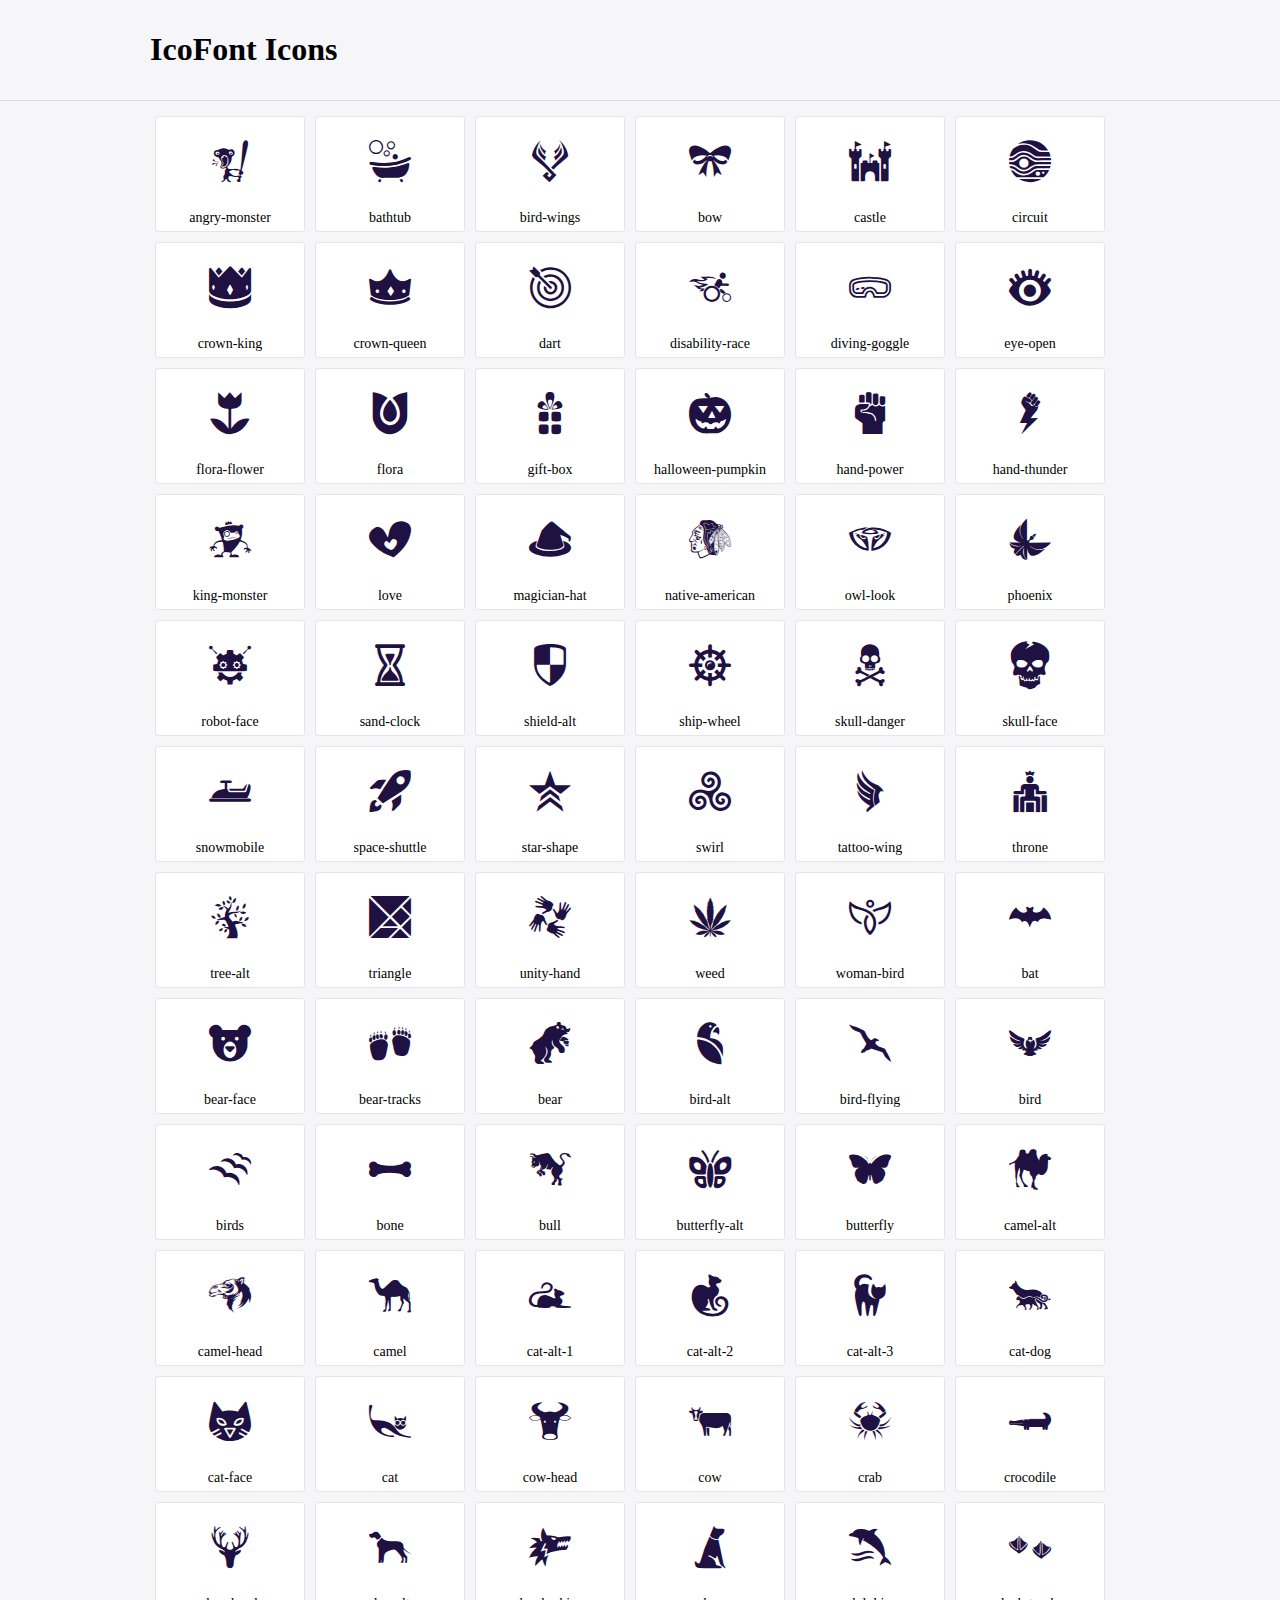
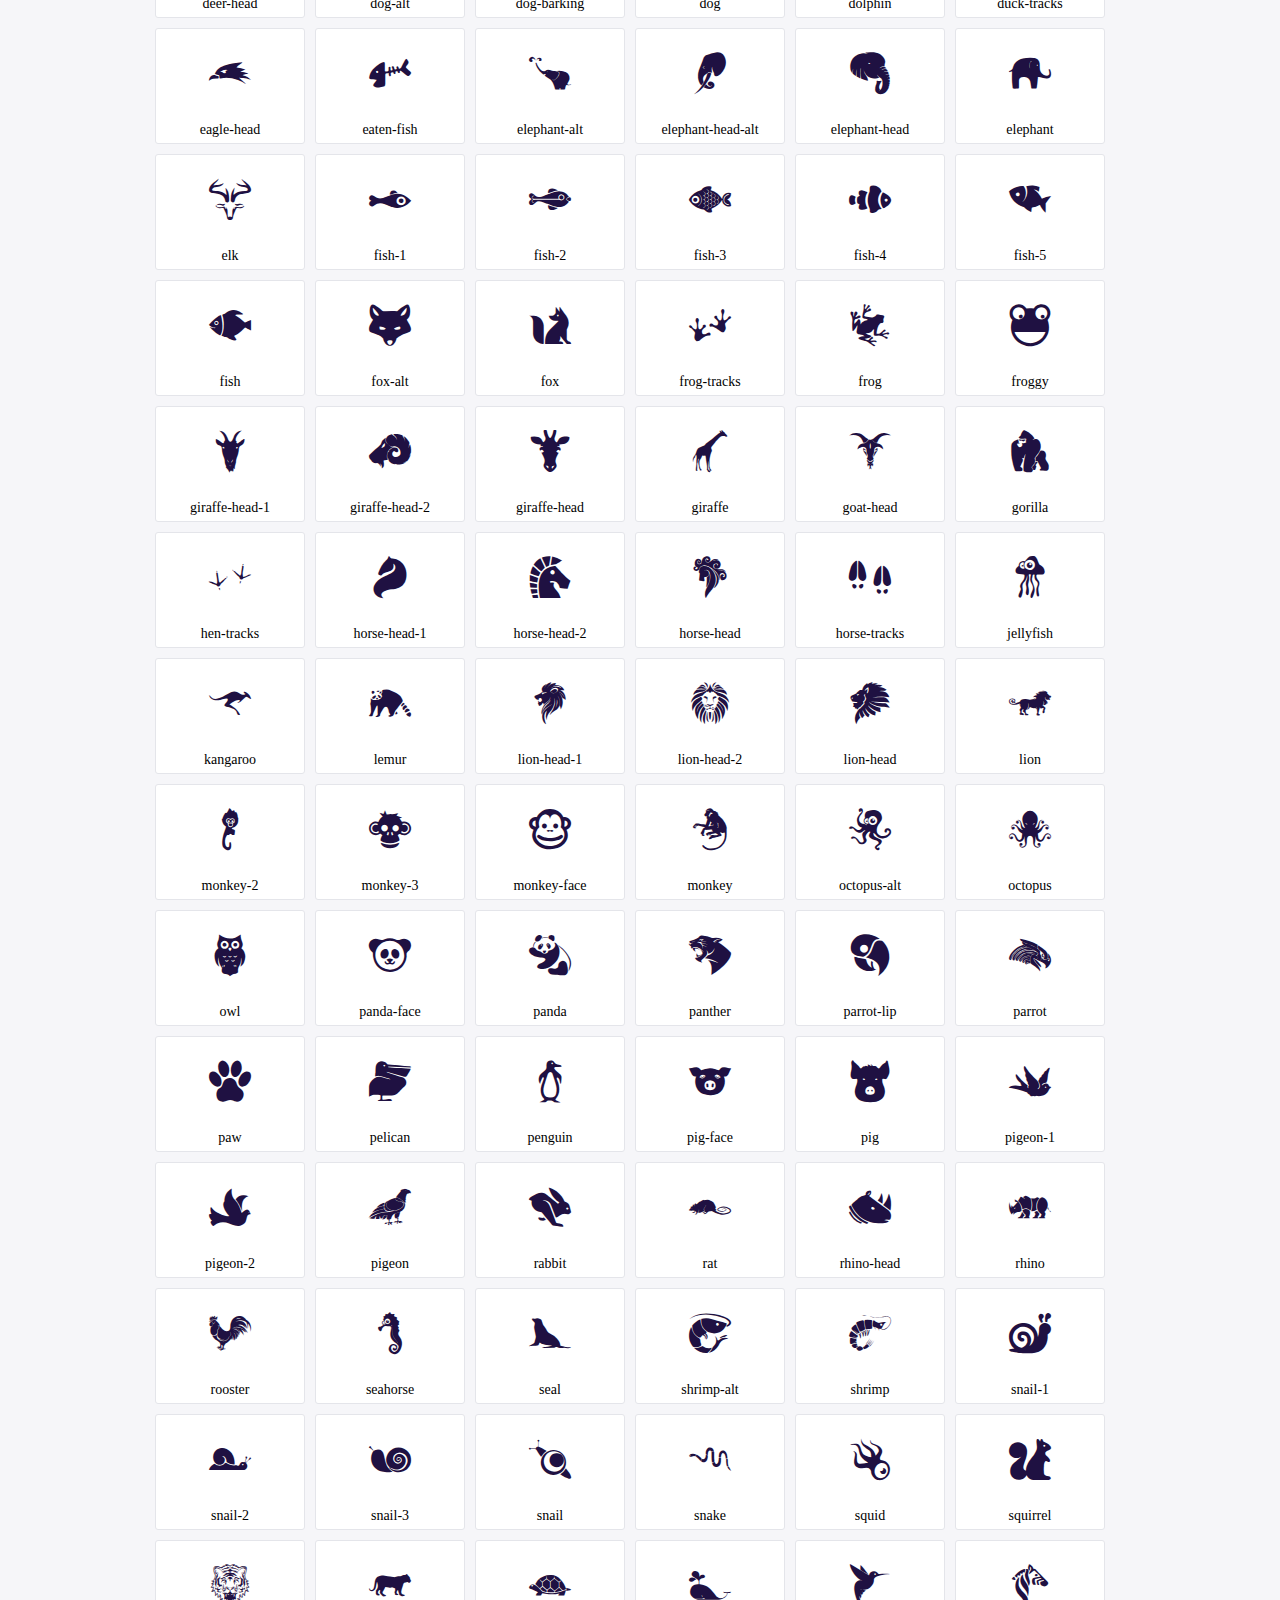
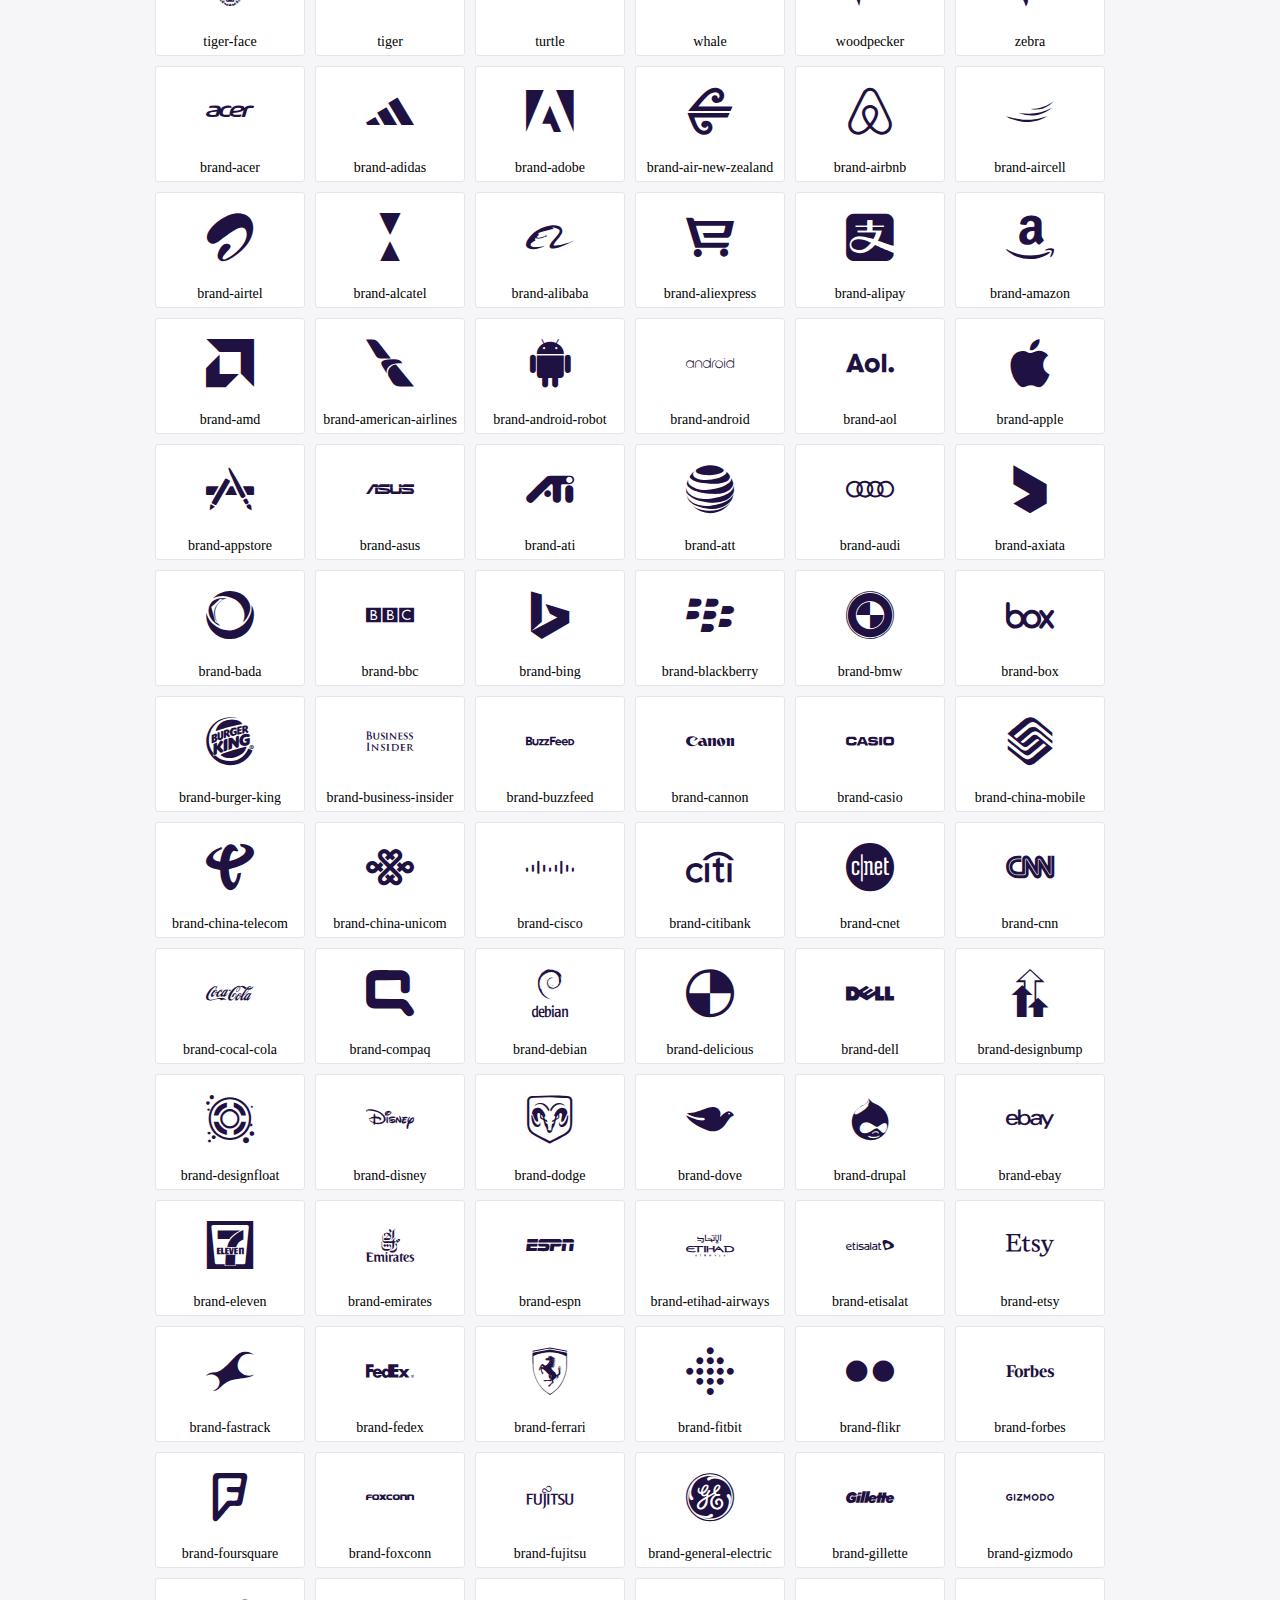
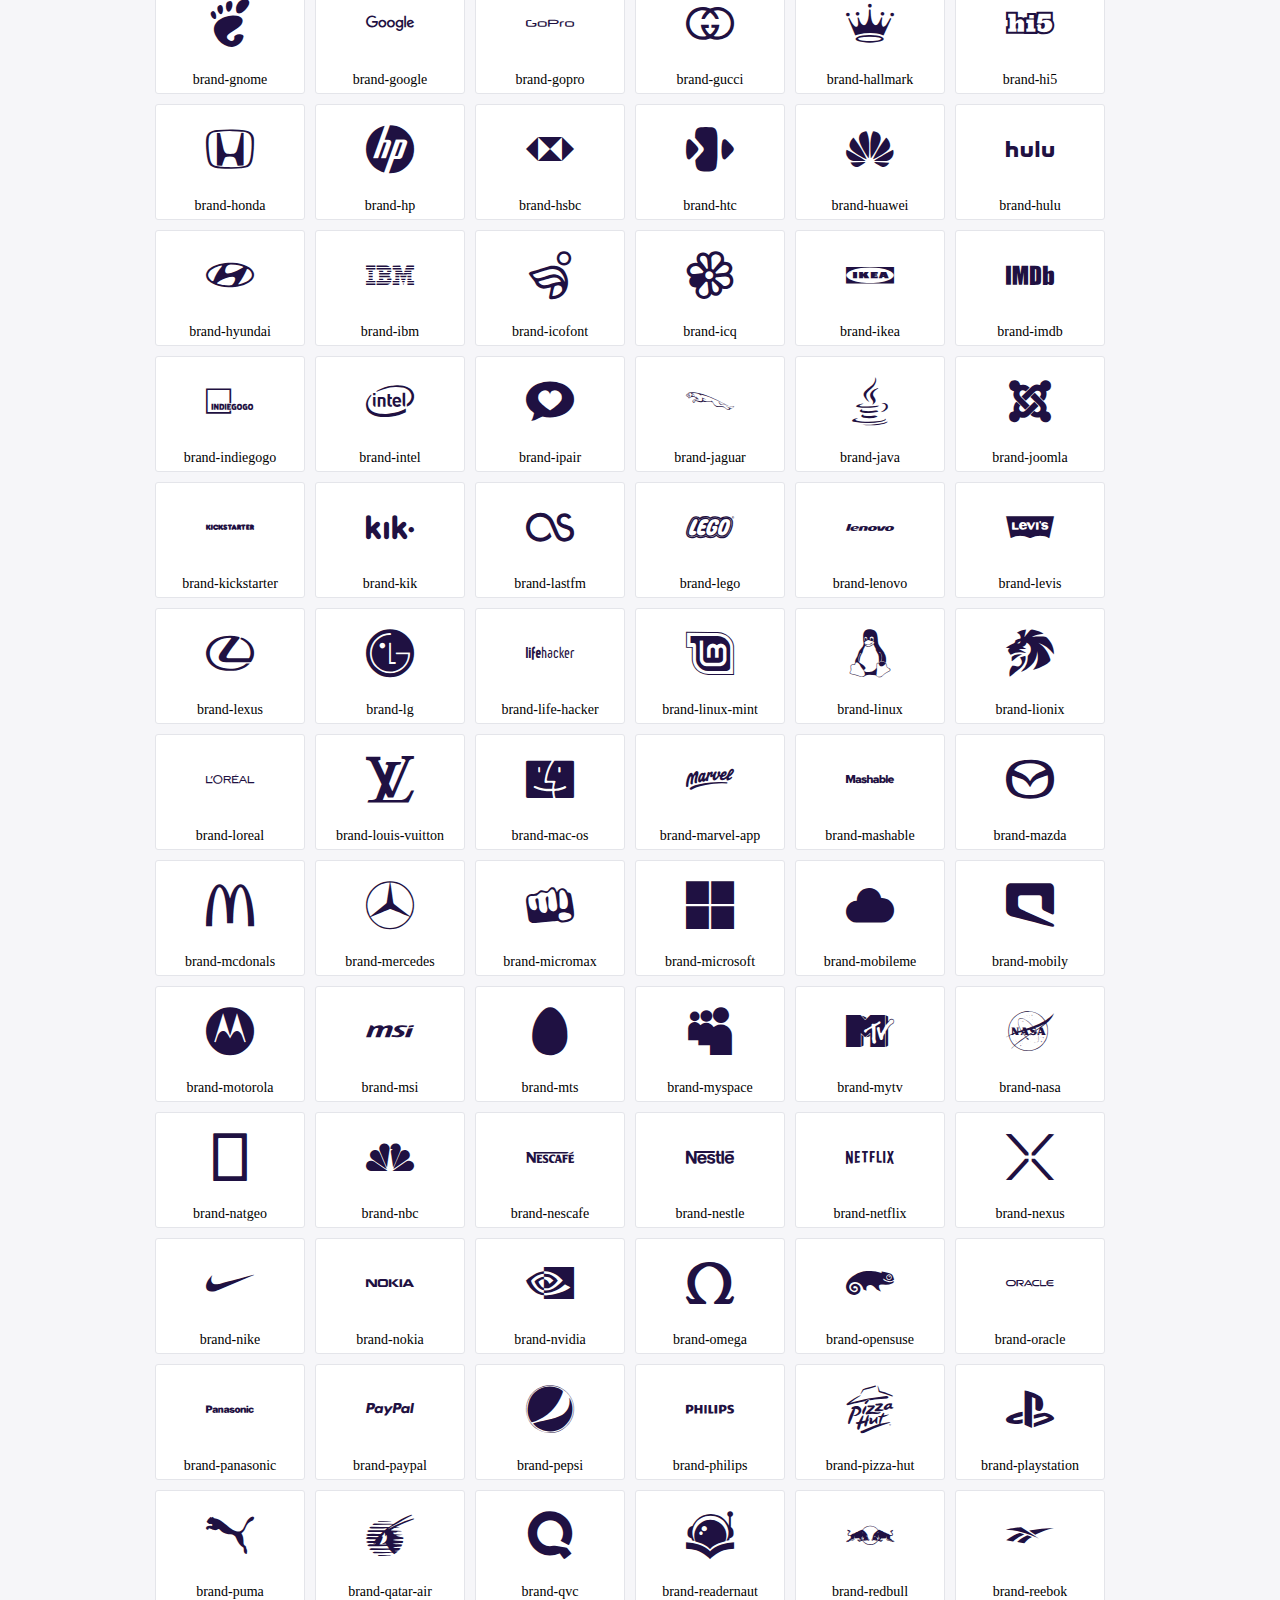
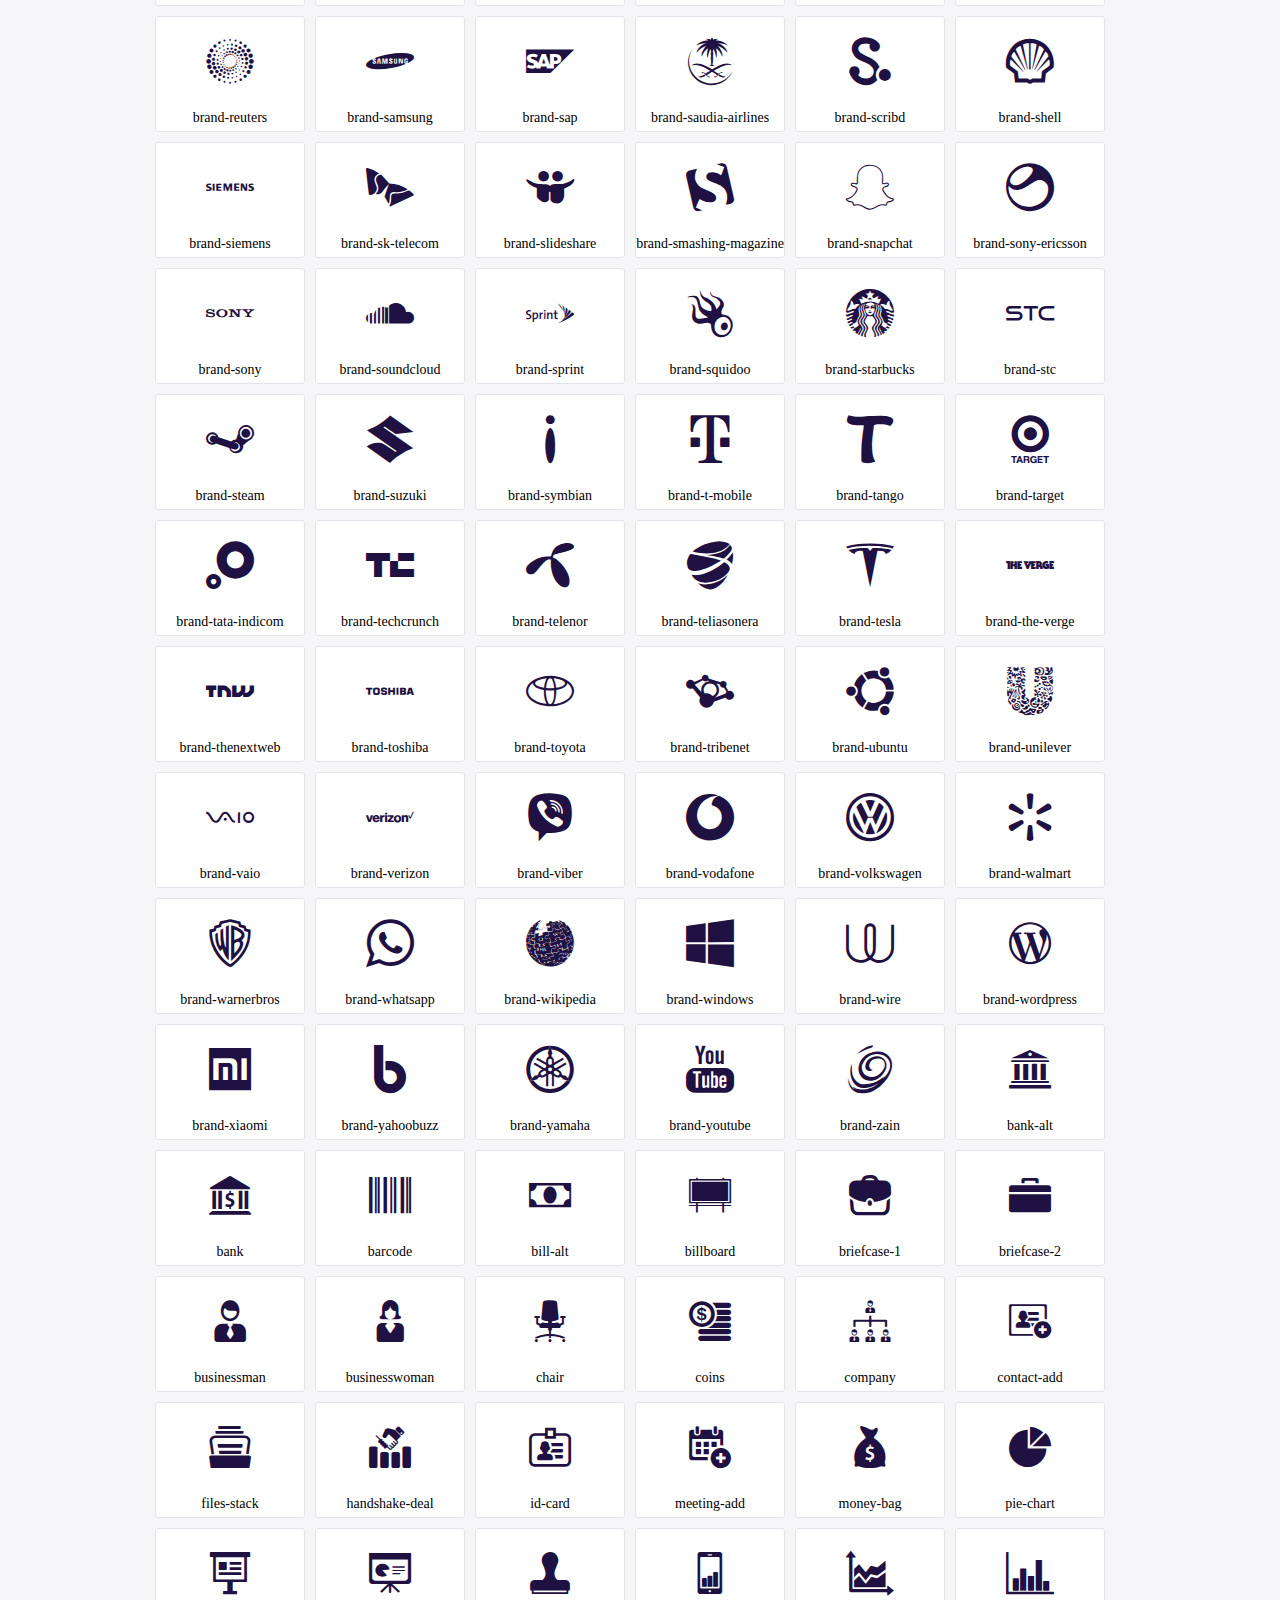
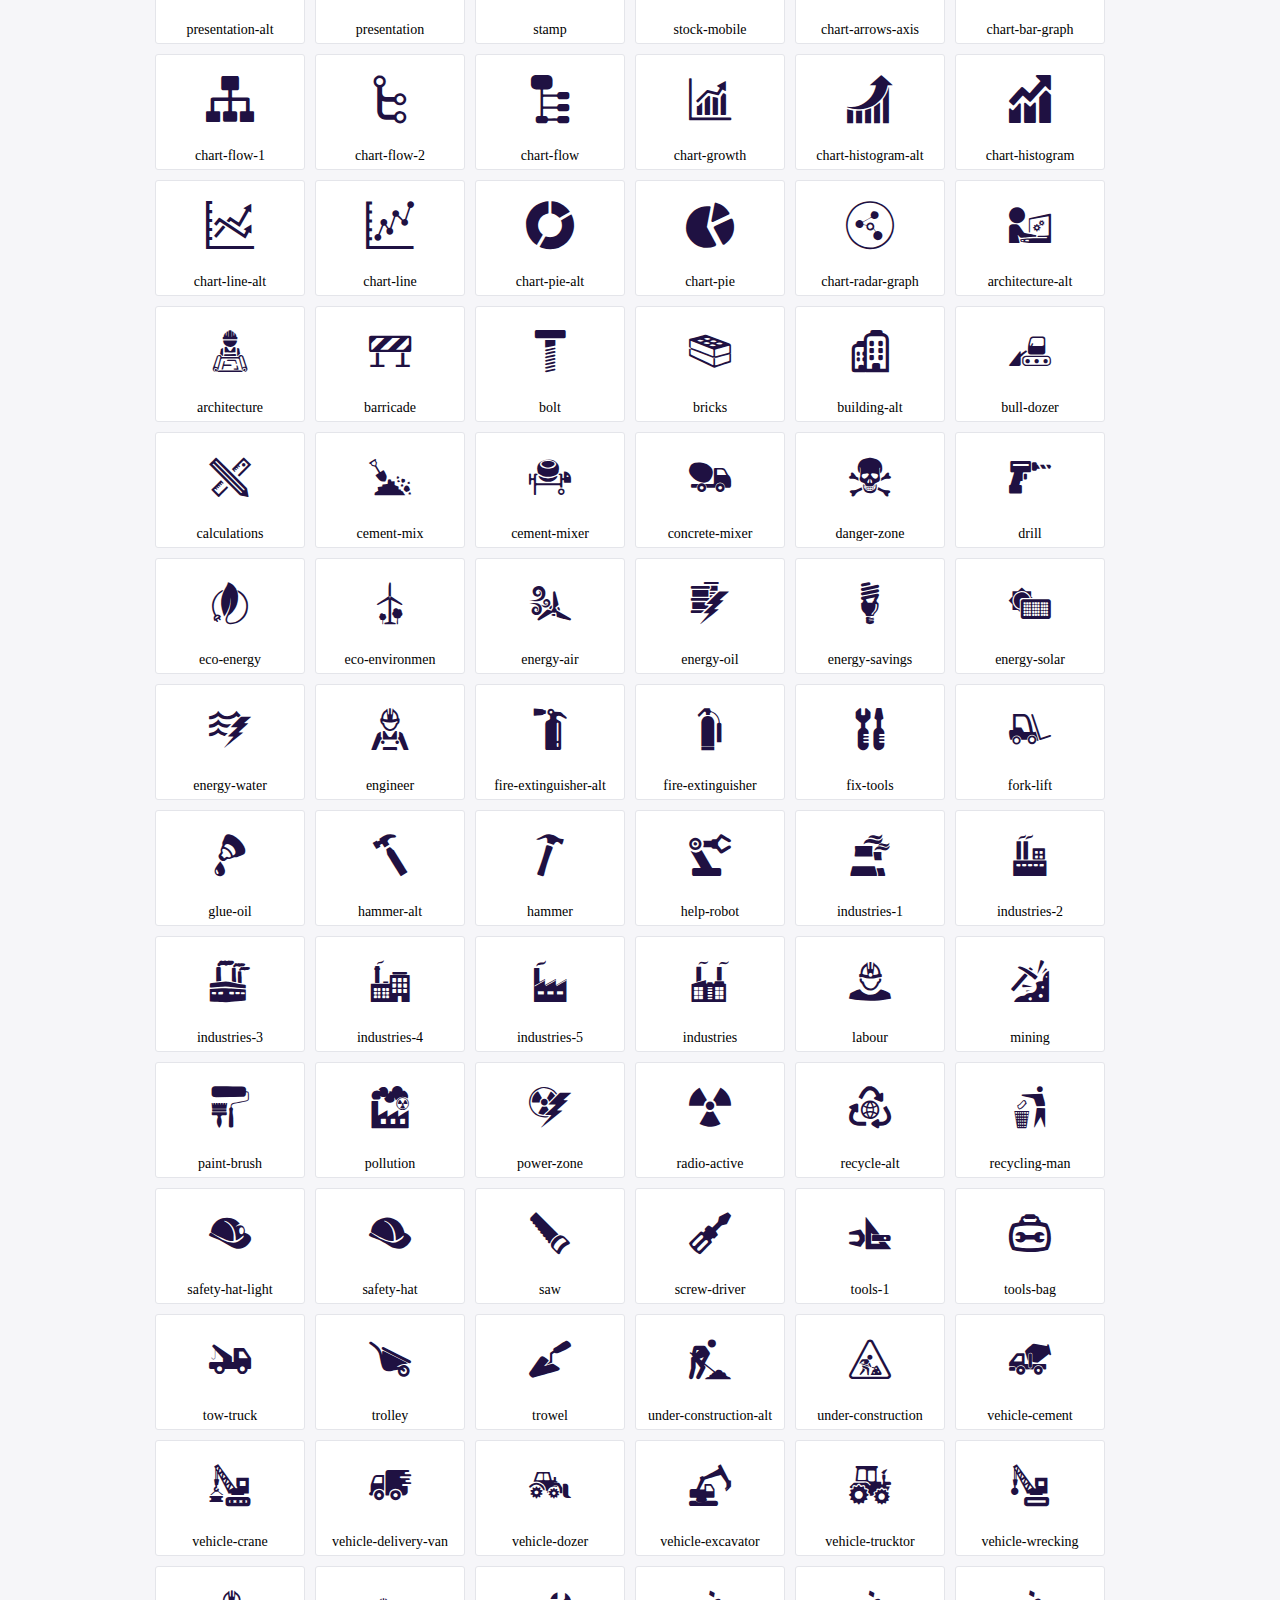
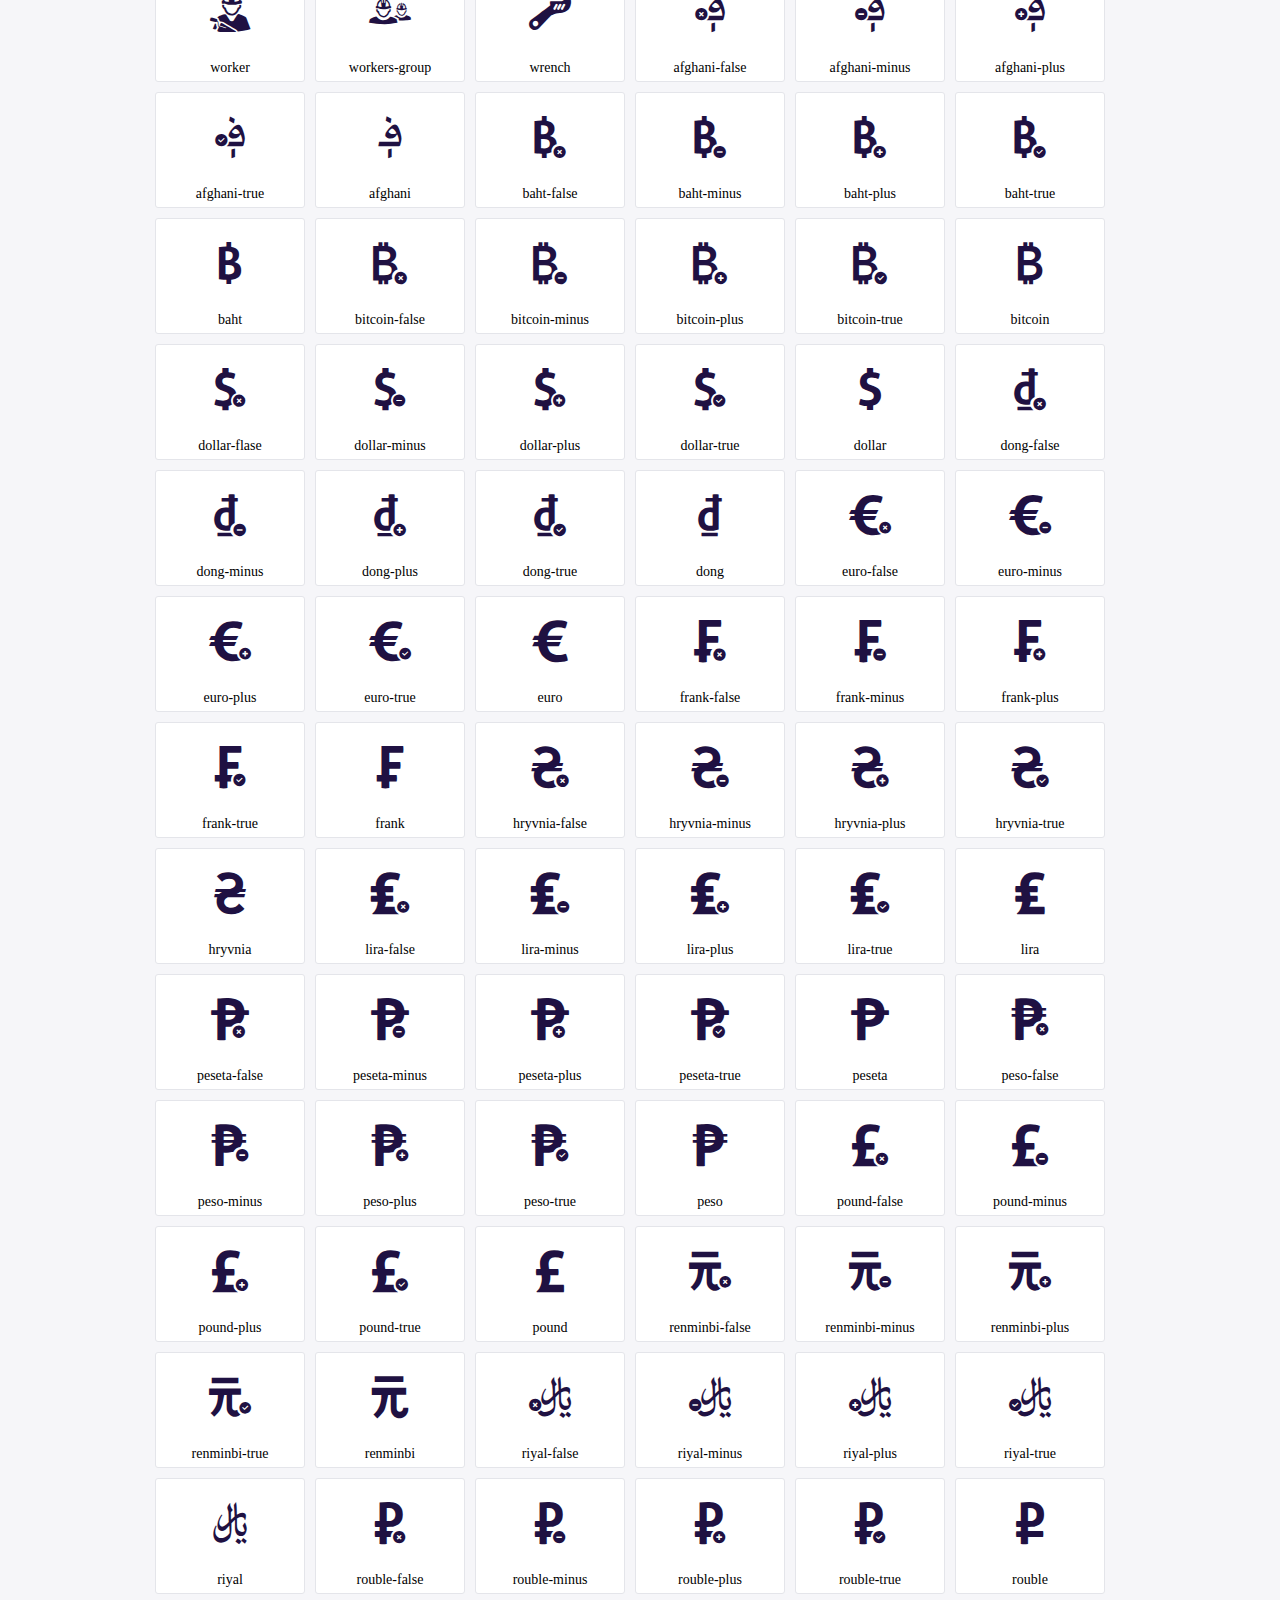
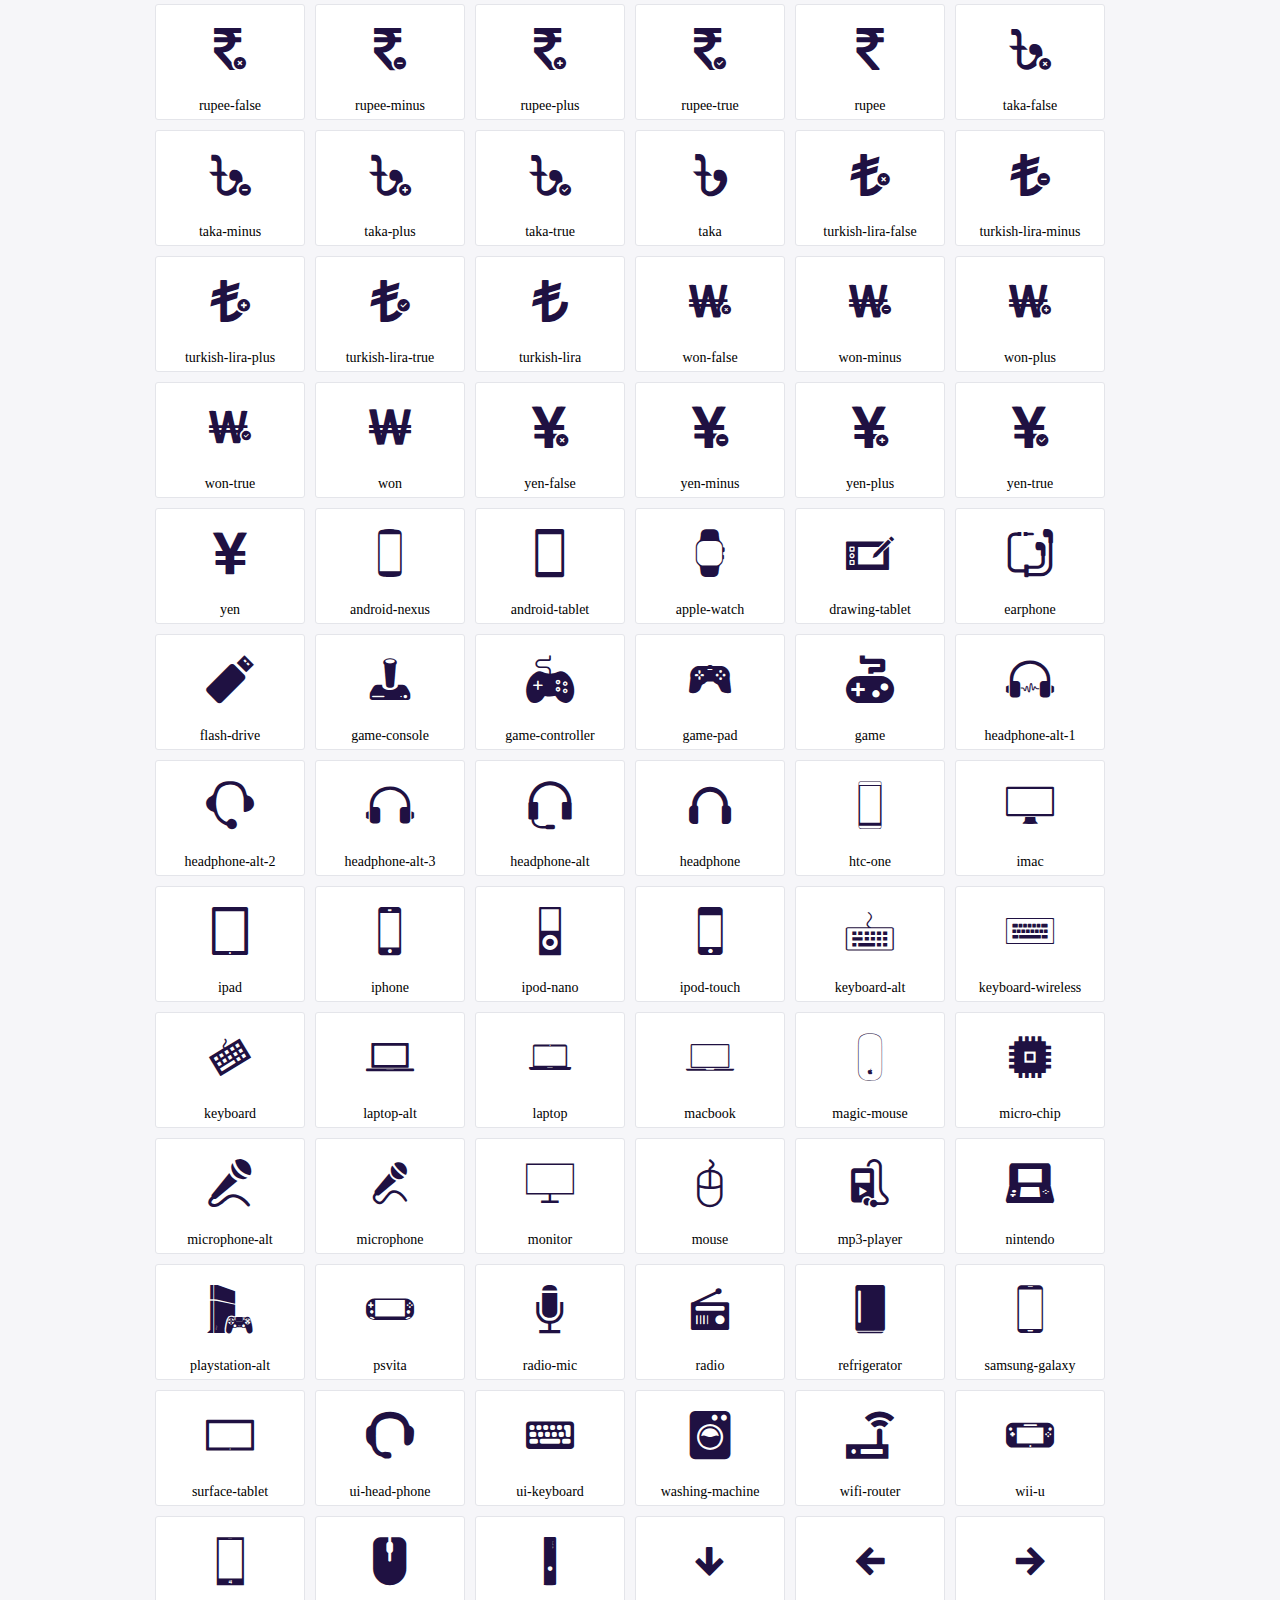
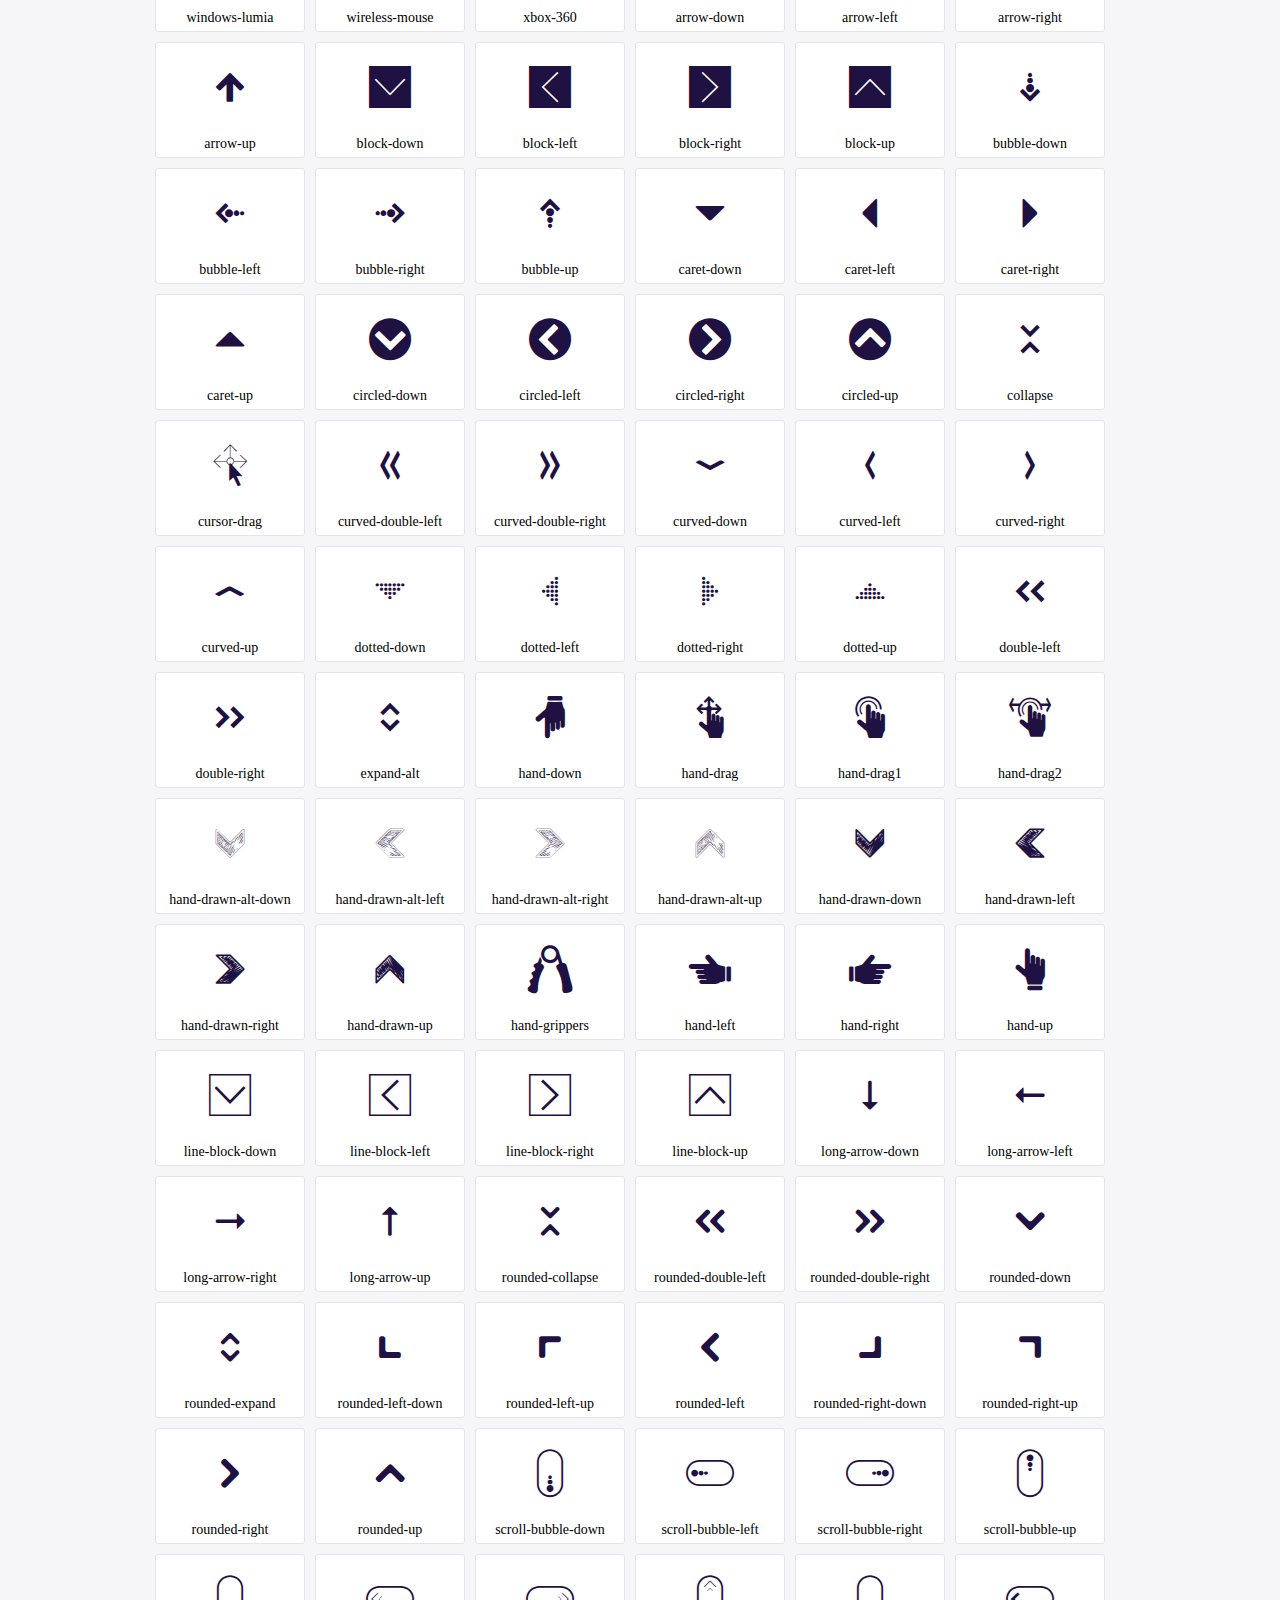
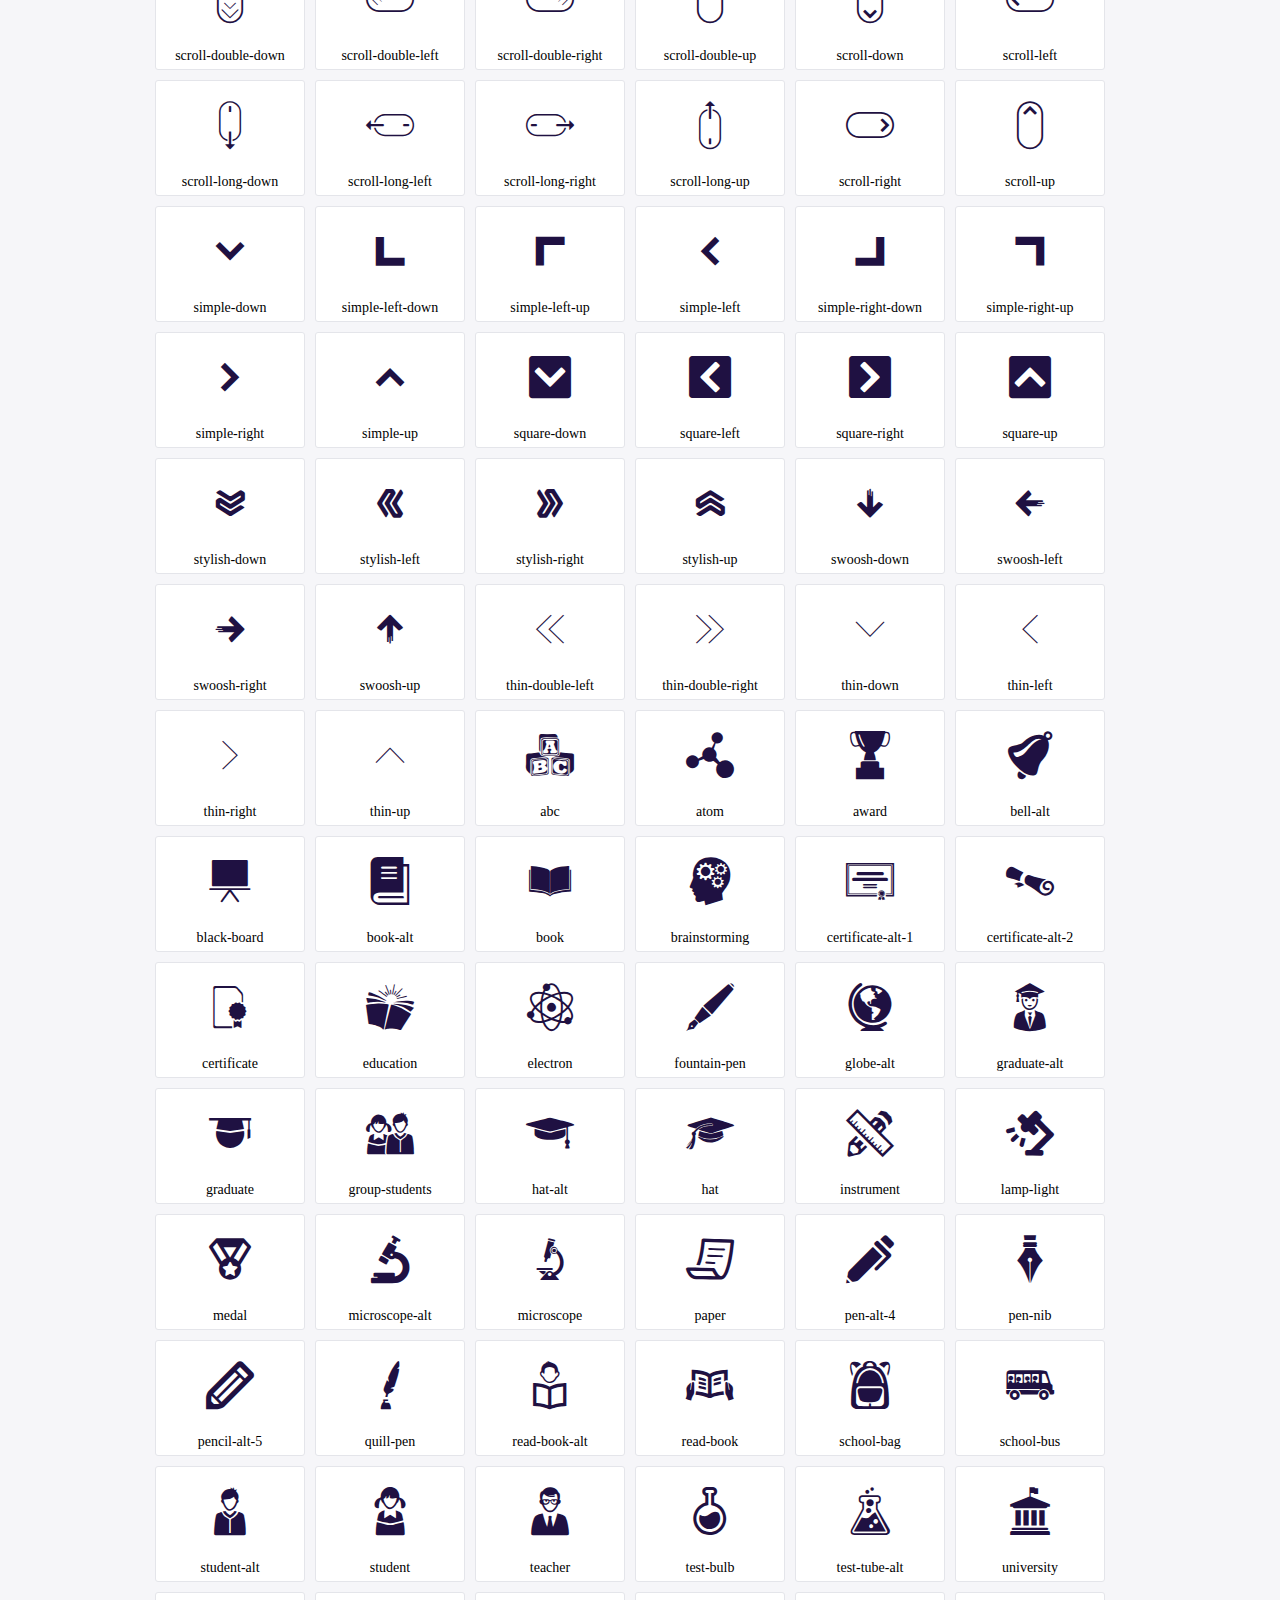
<file: assets/vendor/icofont/demo.html>
<!DOCTYPE html>
	<html>
	<head>
		<meta charset="utf-8">
		<title>Examples | IcoFont</title>
		<link rel="stylesheet" type="text/css" href="./icofont.min.css">
		<style type="text/css">
			body {
				margin: 0;
				padding: 0;
				background: #F6F6F9;
			}
			.header {
				border-bottom: 1px solid #DCDCE1;
				padding: 10px 0;
				margin-bottom: 10px;
			}
			.container {
				width: 980px;
				margin: 0 auto;
			}
			.ico-title {
				font-size: 2em;
			}
			.iconlist {
				margin: 0;
				padding: 0;
				list-style: none;
				text-align: center;
				width: 100%;
				display: flex;
				flex-wrap: wrap;
				flex-direction: row;
			}
			.iconlist li {
				position: relative;
				margin: 5px;
				width: 150px;
				cursor: pointer;
			}
			.iconlist li .icon-holder {
				position: relative;
				text-align: center;
				border-radius: 3px;
				overflow: hidden;
				padding-bottom: 5px;
				background: #ffffff;
				border: 1px solid #E4E5EA;
				transition: all 0.2s linear 0s;
			}
			.iconlist li .icon-holder:hover {
				background: #00C3DA;
				color: #ffffff;
			}
			.iconlist li .icon-holder:hover .icon i {
				color: #ffffff;
			}
			.iconlist li .icon-holder .icon {
				padding: 20px;
				text-align: center;
			}
			.iconlist li .icon-holder .icon i {
				font-size: 3em;
				color: #1F1142;
			}
			.iconlist li .icon-holder span {
				font-size: 14px;
				display: block;
				margin-top: 5px;
				border-radius: 3px;
			}
		</style>
	</head>
	<body>
	<div class="header">
		<div class="container">
			<h1 class="ico-title"> IcoFont Icons </h1>
		</div>
	</div>
	<div class="container">
		<ul class="iconlist">
		
		<li>
			<div class="icon-holder">
				<div class="icon"> 
					<i class="icofont-angry-monster"></i>
				</div> 
				<span> angry-monster </span>
			</div>
		</li>
		
		<li>
			<div class="icon-holder">
				<div class="icon"> 
					<i class="icofont-bathtub"></i>
				</div> 
				<span> bathtub </span>
			</div>
		</li>
		
		<li>
			<div class="icon-holder">
				<div class="icon"> 
					<i class="icofont-bird-wings"></i>
				</div> 
				<span> bird-wings </span>
			</div>
		</li>
		
		<li>
			<div class="icon-holder">
				<div class="icon"> 
					<i class="icofont-bow"></i>
				</div> 
				<span> bow </span>
			</div>
		</li>
		
		<li>
			<div class="icon-holder">
				<div class="icon"> 
					<i class="icofont-castle"></i>
				</div> 
				<span> castle </span>
			</div>
		</li>
		
		<li>
			<div class="icon-holder">
				<div class="icon"> 
					<i class="icofont-circuit"></i>
				</div> 
				<span> circuit </span>
			</div>
		</li>
		
		<li>
			<div class="icon-holder">
				<div class="icon"> 
					<i class="icofont-crown-king"></i>
				</div> 
				<span> crown-king </span>
			</div>
		</li>
		
		<li>
			<div class="icon-holder">
				<div class="icon"> 
					<i class="icofont-crown-queen"></i>
				</div> 
				<span> crown-queen </span>
			</div>
		</li>
		
		<li>
			<div class="icon-holder">
				<div class="icon"> 
					<i class="icofont-dart"></i>
				</div> 
				<span> dart </span>
			</div>
		</li>
		
		<li>
			<div class="icon-holder">
				<div class="icon"> 
					<i class="icofont-disability-race"></i>
				</div> 
				<span> disability-race </span>
			</div>
		</li>
		
		<li>
			<div class="icon-holder">
				<div class="icon"> 
					<i class="icofont-diving-goggle"></i>
				</div> 
				<span> diving-goggle </span>
			</div>
		</li>
		
		<li>
			<div class="icon-holder">
				<div class="icon"> 
					<i class="icofont-eye-open"></i>
				</div> 
				<span> eye-open </span>
			</div>
		</li>
		
		<li>
			<div class="icon-holder">
				<div class="icon"> 
					<i class="icofont-flora-flower"></i>
				</div> 
				<span> flora-flower </span>
			</div>
		</li>
		
		<li>
			<div class="icon-holder">
				<div class="icon"> 
					<i class="icofont-flora"></i>
				</div> 
				<span> flora </span>
			</div>
		</li>
		
		<li>
			<div class="icon-holder">
				<div class="icon"> 
					<i class="icofont-gift-box"></i>
				</div> 
				<span> gift-box </span>
			</div>
		</li>
		
		<li>
			<div class="icon-holder">
				<div class="icon"> 
					<i class="icofont-halloween-pumpkin"></i>
				</div> 
				<span> halloween-pumpkin </span>
			</div>
		</li>
		
		<li>
			<div class="icon-holder">
				<div class="icon"> 
					<i class="icofont-hand-power"></i>
				</div> 
				<span> hand-power </span>
			</div>
		</li>
		
		<li>
			<div class="icon-holder">
				<div class="icon"> 
					<i class="icofont-hand-thunder"></i>
				</div> 
				<span> hand-thunder </span>
			</div>
		</li>
		
		<li>
			<div class="icon-holder">
				<div class="icon"> 
					<i class="icofont-king-monster"></i>
				</div> 
				<span> king-monster </span>
			</div>
		</li>
		
		<li>
			<div class="icon-holder">
				<div class="icon"> 
					<i class="icofont-love"></i>
				</div> 
				<span> love </span>
			</div>
		</li>
		
		<li>
			<div class="icon-holder">
				<div class="icon"> 
					<i class="icofont-magician-hat"></i>
				</div> 
				<span> magician-hat </span>
			</div>
		</li>
		
		<li>
			<div class="icon-holder">
				<div class="icon"> 
					<i class="icofont-native-american"></i>
				</div> 
				<span> native-american </span>
			</div>
		</li>
		
		<li>
			<div class="icon-holder">
				<div class="icon"> 
					<i class="icofont-owl-look"></i>
				</div> 
				<span> owl-look </span>
			</div>
		</li>
		
		<li>
			<div class="icon-holder">
				<div class="icon"> 
					<i class="icofont-phoenix"></i>
				</div> 
				<span> phoenix </span>
			</div>
		</li>
		
		<li>
			<div class="icon-holder">
				<div class="icon"> 
					<i class="icofont-robot-face"></i>
				</div> 
				<span> robot-face </span>
			</div>
		</li>
		
		<li>
			<div class="icon-holder">
				<div class="icon"> 
					<i class="icofont-sand-clock"></i>
				</div> 
				<span> sand-clock </span>
			</div>
		</li>
		
		<li>
			<div class="icon-holder">
				<div class="icon"> 
					<i class="icofont-shield-alt"></i>
				</div> 
				<span> shield-alt </span>
			</div>
		</li>
		
		<li>
			<div class="icon-holder">
				<div class="icon"> 
					<i class="icofont-ship-wheel"></i>
				</div> 
				<span> ship-wheel </span>
			</div>
		</li>
		
		<li>
			<div class="icon-holder">
				<div class="icon"> 
					<i class="icofont-skull-danger"></i>
				</div> 
				<span> skull-danger </span>
			</div>
		</li>
		
		<li>
			<div class="icon-holder">
				<div class="icon"> 
					<i class="icofont-skull-face"></i>
				</div> 
				<span> skull-face </span>
			</div>
		</li>
		
		<li>
			<div class="icon-holder">
				<div class="icon"> 
					<i class="icofont-snowmobile"></i>
				</div> 
				<span> snowmobile </span>
			</div>
		</li>
		
		<li>
			<div class="icon-holder">
				<div class="icon"> 
					<i class="icofont-space-shuttle"></i>
				</div> 
				<span> space-shuttle </span>
			</div>
		</li>
		
		<li>
			<div class="icon-holder">
				<div class="icon"> 
					<i class="icofont-star-shape"></i>
				</div> 
				<span> star-shape </span>
			</div>
		</li>
		
		<li>
			<div class="icon-holder">
				<div class="icon"> 
					<i class="icofont-swirl"></i>
				</div> 
				<span> swirl </span>
			</div>
		</li>
		
		<li>
			<div class="icon-holder">
				<div class="icon"> 
					<i class="icofont-tattoo-wing"></i>
				</div> 
				<span> tattoo-wing </span>
			</div>
		</li>
		
		<li>
			<div class="icon-holder">
				<div class="icon"> 
					<i class="icofont-throne"></i>
				</div> 
				<span> throne </span>
			</div>
		</li>
		
		<li>
			<div class="icon-holder">
				<div class="icon"> 
					<i class="icofont-tree-alt"></i>
				</div> 
				<span> tree-alt </span>
			</div>
		</li>
		
		<li>
			<div class="icon-holder">
				<div class="icon"> 
					<i class="icofont-triangle"></i>
				</div> 
				<span> triangle </span>
			</div>
		</li>
		
		<li>
			<div class="icon-holder">
				<div class="icon"> 
					<i class="icofont-unity-hand"></i>
				</div> 
				<span> unity-hand </span>
			</div>
		</li>
		
		<li>
			<div class="icon-holder">
				<div class="icon"> 
					<i class="icofont-weed"></i>
				</div> 
				<span> weed </span>
			</div>
		</li>
		
		<li>
			<div class="icon-holder">
				<div class="icon"> 
					<i class="icofont-woman-bird"></i>
				</div> 
				<span> woman-bird </span>
			</div>
		</li>
		
		<li>
			<div class="icon-holder">
				<div class="icon"> 
					<i class="icofont-bat"></i>
				</div> 
				<span> bat </span>
			</div>
		</li>
		
		<li>
			<div class="icon-holder">
				<div class="icon"> 
					<i class="icofont-bear-face"></i>
				</div> 
				<span> bear-face </span>
			</div>
		</li>
		
		<li>
			<div class="icon-holder">
				<div class="icon"> 
					<i class="icofont-bear-tracks"></i>
				</div> 
				<span> bear-tracks </span>
			</div>
		</li>
		
		<li>
			<div class="icon-holder">
				<div class="icon"> 
					<i class="icofont-bear"></i>
				</div> 
				<span> bear </span>
			</div>
		</li>
		
		<li>
			<div class="icon-holder">
				<div class="icon"> 
					<i class="icofont-bird-alt"></i>
				</div> 
				<span> bird-alt </span>
			</div>
		</li>
		
		<li>
			<div class="icon-holder">
				<div class="icon"> 
					<i class="icofont-bird-flying"></i>
				</div> 
				<span> bird-flying </span>
			</div>
		</li>
		
		<li>
			<div class="icon-holder">
				<div class="icon"> 
					<i class="icofont-bird"></i>
				</div> 
				<span> bird </span>
			</div>
		</li>
		
		<li>
			<div class="icon-holder">
				<div class="icon"> 
					<i class="icofont-birds"></i>
				</div> 
				<span> birds </span>
			</div>
		</li>
		
		<li>
			<div class="icon-holder">
				<div class="icon"> 
					<i class="icofont-bone"></i>
				</div> 
				<span> bone </span>
			</div>
		</li>
		
		<li>
			<div class="icon-holder">
				<div class="icon"> 
					<i class="icofont-bull"></i>
				</div> 
				<span> bull </span>
			</div>
		</li>
		
		<li>
			<div class="icon-holder">
				<div class="icon"> 
					<i class="icofont-butterfly-alt"></i>
				</div> 
				<span> butterfly-alt </span>
			</div>
		</li>
		
		<li>
			<div class="icon-holder">
				<div class="icon"> 
					<i class="icofont-butterfly"></i>
				</div> 
				<span> butterfly </span>
			</div>
		</li>
		
		<li>
			<div class="icon-holder">
				<div class="icon"> 
					<i class="icofont-camel-alt"></i>
				</div> 
				<span> camel-alt </span>
			</div>
		</li>
		
		<li>
			<div class="icon-holder">
				<div class="icon"> 
					<i class="icofont-camel-head"></i>
				</div> 
				<span> camel-head </span>
			</div>
		</li>
		
		<li>
			<div class="icon-holder">
				<div class="icon"> 
					<i class="icofont-camel"></i>
				</div> 
				<span> camel </span>
			</div>
		</li>
		
		<li>
			<div class="icon-holder">
				<div class="icon"> 
					<i class="icofont-cat-alt-1"></i>
				</div> 
				<span> cat-alt-1 </span>
			</div>
		</li>
		
		<li>
			<div class="icon-holder">
				<div class="icon"> 
					<i class="icofont-cat-alt-2"></i>
				</div> 
				<span> cat-alt-2 </span>
			</div>
		</li>
		
		<li>
			<div class="icon-holder">
				<div class="icon"> 
					<i class="icofont-cat-alt-3"></i>
				</div> 
				<span> cat-alt-3 </span>
			</div>
		</li>
		
		<li>
			<div class="icon-holder">
				<div class="icon"> 
					<i class="icofont-cat-dog"></i>
				</div> 
				<span> cat-dog </span>
			</div>
		</li>
		
		<li>
			<div class="icon-holder">
				<div class="icon"> 
					<i class="icofont-cat-face"></i>
				</div> 
				<span> cat-face </span>
			</div>
		</li>
		
		<li>
			<div class="icon-holder">
				<div class="icon"> 
					<i class="icofont-cat"></i>
				</div> 
				<span> cat </span>
			</div>
		</li>
		
		<li>
			<div class="icon-holder">
				<div class="icon"> 
					<i class="icofont-cow-head"></i>
				</div> 
				<span> cow-head </span>
			</div>
		</li>
		
		<li>
			<div class="icon-holder">
				<div class="icon"> 
					<i class="icofont-cow"></i>
				</div> 
				<span> cow </span>
			</div>
		</li>
		
		<li>
			<div class="icon-holder">
				<div class="icon"> 
					<i class="icofont-crab"></i>
				</div> 
				<span> crab </span>
			</div>
		</li>
		
		<li>
			<div class="icon-holder">
				<div class="icon"> 
					<i class="icofont-crocodile"></i>
				</div> 
				<span> crocodile </span>
			</div>
		</li>
		
		<li>
			<div class="icon-holder">
				<div class="icon"> 
					<i class="icofont-deer-head"></i>
				</div> 
				<span> deer-head </span>
			</div>
		</li>
		
		<li>
			<div class="icon-holder">
				<div class="icon"> 
					<i class="icofont-dog-alt"></i>
				</div> 
				<span> dog-alt </span>
			</div>
		</li>
		
		<li>
			<div class="icon-holder">
				<div class="icon"> 
					<i class="icofont-dog-barking"></i>
				</div> 
				<span> dog-barking </span>
			</div>
		</li>
		
		<li>
			<div class="icon-holder">
				<div class="icon"> 
					<i class="icofont-dog"></i>
				</div> 
				<span> dog </span>
			</div>
		</li>
		
		<li>
			<div class="icon-holder">
				<div class="icon"> 
					<i class="icofont-dolphin"></i>
				</div> 
				<span> dolphin </span>
			</div>
		</li>
		
		<li>
			<div class="icon-holder">
				<div class="icon"> 
					<i class="icofont-duck-tracks"></i>
				</div> 
				<span> duck-tracks </span>
			</div>
		</li>
		
		<li>
			<div class="icon-holder">
				<div class="icon"> 
					<i class="icofont-eagle-head"></i>
				</div> 
				<span> eagle-head </span>
			</div>
		</li>
		
		<li>
			<div class="icon-holder">
				<div class="icon"> 
					<i class="icofont-eaten-fish"></i>
				</div> 
				<span> eaten-fish </span>
			</div>
		</li>
		
		<li>
			<div class="icon-holder">
				<div class="icon"> 
					<i class="icofont-elephant-alt"></i>
				</div> 
				<span> elephant-alt </span>
			</div>
		</li>
		
		<li>
			<div class="icon-holder">
				<div class="icon"> 
					<i class="icofont-elephant-head-alt"></i>
				</div> 
				<span> elephant-head-alt </span>
			</div>
		</li>
		
		<li>
			<div class="icon-holder">
				<div class="icon"> 
					<i class="icofont-elephant-head"></i>
				</div> 
				<span> elephant-head </span>
			</div>
		</li>
		
		<li>
			<div class="icon-holder">
				<div class="icon"> 
					<i class="icofont-elephant"></i>
				</div> 
				<span> elephant </span>
			</div>
		</li>
		
		<li>
			<div class="icon-holder">
				<div class="icon"> 
					<i class="icofont-elk"></i>
				</div> 
				<span> elk </span>
			</div>
		</li>
		
		<li>
			<div class="icon-holder">
				<div class="icon"> 
					<i class="icofont-fish-1"></i>
				</div> 
				<span> fish-1 </span>
			</div>
		</li>
		
		<li>
			<div class="icon-holder">
				<div class="icon"> 
					<i class="icofont-fish-2"></i>
				</div> 
				<span> fish-2 </span>
			</div>
		</li>
		
		<li>
			<div class="icon-holder">
				<div class="icon"> 
					<i class="icofont-fish-3"></i>
				</div> 
				<span> fish-3 </span>
			</div>
		</li>
		
		<li>
			<div class="icon-holder">
				<div class="icon"> 
					<i class="icofont-fish-4"></i>
				</div> 
				<span> fish-4 </span>
			</div>
		</li>
		
		<li>
			<div class="icon-holder">
				<div class="icon"> 
					<i class="icofont-fish-5"></i>
				</div> 
				<span> fish-5 </span>
			</div>
		</li>
		
		<li>
			<div class="icon-holder">
				<div class="icon"> 
					<i class="icofont-fish"></i>
				</div> 
				<span> fish </span>
			</div>
		</li>
		
		<li>
			<div class="icon-holder">
				<div class="icon"> 
					<i class="icofont-fox-alt"></i>
				</div> 
				<span> fox-alt </span>
			</div>
		</li>
		
		<li>
			<div class="icon-holder">
				<div class="icon"> 
					<i class="icofont-fox"></i>
				</div> 
				<span> fox </span>
			</div>
		</li>
		
		<li>
			<div class="icon-holder">
				<div class="icon"> 
					<i class="icofont-frog-tracks"></i>
				</div> 
				<span> frog-tracks </span>
			</div>
		</li>
		
		<li>
			<div class="icon-holder">
				<div class="icon"> 
					<i class="icofont-frog"></i>
				</div> 
				<span> frog </span>
			</div>
		</li>
		
		<li>
			<div class="icon-holder">
				<div class="icon"> 
					<i class="icofont-froggy"></i>
				</div> 
				<span> froggy </span>
			</div>
		</li>
		
		<li>
			<div class="icon-holder">
				<div class="icon"> 
					<i class="icofont-giraffe-head-1"></i>
				</div> 
				<span> giraffe-head-1 </span>
			</div>
		</li>
		
		<li>
			<div class="icon-holder">
				<div class="icon"> 
					<i class="icofont-giraffe-head-2"></i>
				</div> 
				<span> giraffe-head-2 </span>
			</div>
		</li>
		
		<li>
			<div class="icon-holder">
				<div class="icon"> 
					<i class="icofont-giraffe-head"></i>
				</div> 
				<span> giraffe-head </span>
			</div>
		</li>
		
		<li>
			<div class="icon-holder">
				<div class="icon"> 
					<i class="icofont-giraffe"></i>
				</div> 
				<span> giraffe </span>
			</div>
		</li>
		
		<li>
			<div class="icon-holder">
				<div class="icon"> 
					<i class="icofont-goat-head"></i>
				</div> 
				<span> goat-head </span>
			</div>
		</li>
		
		<li>
			<div class="icon-holder">
				<div class="icon"> 
					<i class="icofont-gorilla"></i>
				</div> 
				<span> gorilla </span>
			</div>
		</li>
		
		<li>
			<div class="icon-holder">
				<div class="icon"> 
					<i class="icofont-hen-tracks"></i>
				</div> 
				<span> hen-tracks </span>
			</div>
		</li>
		
		<li>
			<div class="icon-holder">
				<div class="icon"> 
					<i class="icofont-horse-head-1"></i>
				</div> 
				<span> horse-head-1 </span>
			</div>
		</li>
		
		<li>
			<div class="icon-holder">
				<div class="icon"> 
					<i class="icofont-horse-head-2"></i>
				</div> 
				<span> horse-head-2 </span>
			</div>
		</li>
		
		<li>
			<div class="icon-holder">
				<div class="icon"> 
					<i class="icofont-horse-head"></i>
				</div> 
				<span> horse-head </span>
			</div>
		</li>
		
		<li>
			<div class="icon-holder">
				<div class="icon"> 
					<i class="icofont-horse-tracks"></i>
				</div> 
				<span> horse-tracks </span>
			</div>
		</li>
		
		<li>
			<div class="icon-holder">
				<div class="icon"> 
					<i class="icofont-jellyfish"></i>
				</div> 
				<span> jellyfish </span>
			</div>
		</li>
		
		<li>
			<div class="icon-holder">
				<div class="icon"> 
					<i class="icofont-kangaroo"></i>
				</div> 
				<span> kangaroo </span>
			</div>
		</li>
		
		<li>
			<div class="icon-holder">
				<div class="icon"> 
					<i class="icofont-lemur"></i>
				</div> 
				<span> lemur </span>
			</div>
		</li>
		
		<li>
			<div class="icon-holder">
				<div class="icon"> 
					<i class="icofont-lion-head-1"></i>
				</div> 
				<span> lion-head-1 </span>
			</div>
		</li>
		
		<li>
			<div class="icon-holder">
				<div class="icon"> 
					<i class="icofont-lion-head-2"></i>
				</div> 
				<span> lion-head-2 </span>
			</div>
		</li>
		
		<li>
			<div class="icon-holder">
				<div class="icon"> 
					<i class="icofont-lion-head"></i>
				</div> 
				<span> lion-head </span>
			</div>
		</li>
		
		<li>
			<div class="icon-holder">
				<div class="icon"> 
					<i class="icofont-lion"></i>
				</div> 
				<span> lion </span>
			</div>
		</li>
		
		<li>
			<div class="icon-holder">
				<div class="icon"> 
					<i class="icofont-monkey-2"></i>
				</div> 
				<span> monkey-2 </span>
			</div>
		</li>
		
		<li>
			<div class="icon-holder">
				<div class="icon"> 
					<i class="icofont-monkey-3"></i>
				</div> 
				<span> monkey-3 </span>
			</div>
		</li>
		
		<li>
			<div class="icon-holder">
				<div class="icon"> 
					<i class="icofont-monkey-face"></i>
				</div> 
				<span> monkey-face </span>
			</div>
		</li>
		
		<li>
			<div class="icon-holder">
				<div class="icon"> 
					<i class="icofont-monkey"></i>
				</div> 
				<span> monkey </span>
			</div>
		</li>
		
		<li>
			<div class="icon-holder">
				<div class="icon"> 
					<i class="icofont-octopus-alt"></i>
				</div> 
				<span> octopus-alt </span>
			</div>
		</li>
		
		<li>
			<div class="icon-holder">
				<div class="icon"> 
					<i class="icofont-octopus"></i>
				</div> 
				<span> octopus </span>
			</div>
		</li>
		
		<li>
			<div class="icon-holder">
				<div class="icon"> 
					<i class="icofont-owl"></i>
				</div> 
				<span> owl </span>
			</div>
		</li>
		
		<li>
			<div class="icon-holder">
				<div class="icon"> 
					<i class="icofont-panda-face"></i>
				</div> 
				<span> panda-face </span>
			</div>
		</li>
		
		<li>
			<div class="icon-holder">
				<div class="icon"> 
					<i class="icofont-panda"></i>
				</div> 
				<span> panda </span>
			</div>
		</li>
		
		<li>
			<div class="icon-holder">
				<div class="icon"> 
					<i class="icofont-panther"></i>
				</div> 
				<span> panther </span>
			</div>
		</li>
		
		<li>
			<div class="icon-holder">
				<div class="icon"> 
					<i class="icofont-parrot-lip"></i>
				</div> 
				<span> parrot-lip </span>
			</div>
		</li>
		
		<li>
			<div class="icon-holder">
				<div class="icon"> 
					<i class="icofont-parrot"></i>
				</div> 
				<span> parrot </span>
			</div>
		</li>
		
		<li>
			<div class="icon-holder">
				<div class="icon"> 
					<i class="icofont-paw"></i>
				</div> 
				<span> paw </span>
			</div>
		</li>
		
		<li>
			<div class="icon-holder">
				<div class="icon"> 
					<i class="icofont-pelican"></i>
				</div> 
				<span> pelican </span>
			</div>
		</li>
		
		<li>
			<div class="icon-holder">
				<div class="icon"> 
					<i class="icofont-penguin"></i>
				</div> 
				<span> penguin </span>
			</div>
		</li>
		
		<li>
			<div class="icon-holder">
				<div class="icon"> 
					<i class="icofont-pig-face"></i>
				</div> 
				<span> pig-face </span>
			</div>
		</li>
		
		<li>
			<div class="icon-holder">
				<div class="icon"> 
					<i class="icofont-pig"></i>
				</div> 
				<span> pig </span>
			</div>
		</li>
		
		<li>
			<div class="icon-holder">
				<div class="icon"> 
					<i class="icofont-pigeon-1"></i>
				</div> 
				<span> pigeon-1 </span>
			</div>
		</li>
		
		<li>
			<div class="icon-holder">
				<div class="icon"> 
					<i class="icofont-pigeon-2"></i>
				</div> 
				<span> pigeon-2 </span>
			</div>
		</li>
		
		<li>
			<div class="icon-holder">
				<div class="icon"> 
					<i class="icofont-pigeon"></i>
				</div> 
				<span> pigeon </span>
			</div>
		</li>
		
		<li>
			<div class="icon-holder">
				<div class="icon"> 
					<i class="icofont-rabbit"></i>
				</div> 
				<span> rabbit </span>
			</div>
		</li>
		
		<li>
			<div class="icon-holder">
				<div class="icon"> 
					<i class="icofont-rat"></i>
				</div> 
				<span> rat </span>
			</div>
		</li>
		
		<li>
			<div class="icon-holder">
				<div class="icon"> 
					<i class="icofont-rhino-head"></i>
				</div> 
				<span> rhino-head </span>
			</div>
		</li>
		
		<li>
			<div class="icon-holder">
				<div class="icon"> 
					<i class="icofont-rhino"></i>
				</div> 
				<span> rhino </span>
			</div>
		</li>
		
		<li>
			<div class="icon-holder">
				<div class="icon"> 
					<i class="icofont-rooster"></i>
				</div> 
				<span> rooster </span>
			</div>
		</li>
		
		<li>
			<div class="icon-holder">
				<div class="icon"> 
					<i class="icofont-seahorse"></i>
				</div> 
				<span> seahorse </span>
			</div>
		</li>
		
		<li>
			<div class="icon-holder">
				<div class="icon"> 
					<i class="icofont-seal"></i>
				</div> 
				<span> seal </span>
			</div>
		</li>
		
		<li>
			<div class="icon-holder">
				<div class="icon"> 
					<i class="icofont-shrimp-alt"></i>
				</div> 
				<span> shrimp-alt </span>
			</div>
		</li>
		
		<li>
			<div class="icon-holder">
				<div class="icon"> 
					<i class="icofont-shrimp"></i>
				</div> 
				<span> shrimp </span>
			</div>
		</li>
		
		<li>
			<div class="icon-holder">
				<div class="icon"> 
					<i class="icofont-snail-1"></i>
				</div> 
				<span> snail-1 </span>
			</div>
		</li>
		
		<li>
			<div class="icon-holder">
				<div class="icon"> 
					<i class="icofont-snail-2"></i>
				</div> 
				<span> snail-2 </span>
			</div>
		</li>
		
		<li>
			<div class="icon-holder">
				<div class="icon"> 
					<i class="icofont-snail-3"></i>
				</div> 
				<span> snail-3 </span>
			</div>
		</li>
		
		<li>
			<div class="icon-holder">
				<div class="icon"> 
					<i class="icofont-snail"></i>
				</div> 
				<span> snail </span>
			</div>
		</li>
		
		<li>
			<div class="icon-holder">
				<div class="icon"> 
					<i class="icofont-snake"></i>
				</div> 
				<span> snake </span>
			</div>
		</li>
		
		<li>
			<div class="icon-holder">
				<div class="icon"> 
					<i class="icofont-squid"></i>
				</div> 
				<span> squid </span>
			</div>
		</li>
		
		<li>
			<div class="icon-holder">
				<div class="icon"> 
					<i class="icofont-squirrel"></i>
				</div> 
				<span> squirrel </span>
			</div>
		</li>
		
		<li>
			<div class="icon-holder">
				<div class="icon"> 
					<i class="icofont-tiger-face"></i>
				</div> 
				<span> tiger-face </span>
			</div>
		</li>
		
		<li>
			<div class="icon-holder">
				<div class="icon"> 
					<i class="icofont-tiger"></i>
				</div> 
				<span> tiger </span>
			</div>
		</li>
		
		<li>
			<div class="icon-holder">
				<div class="icon"> 
					<i class="icofont-turtle"></i>
				</div> 
				<span> turtle </span>
			</div>
		</li>
		
		<li>
			<div class="icon-holder">
				<div class="icon"> 
					<i class="icofont-whale"></i>
				</div> 
				<span> whale </span>
			</div>
		</li>
		
		<li>
			<div class="icon-holder">
				<div class="icon"> 
					<i class="icofont-woodpecker"></i>
				</div> 
				<span> woodpecker </span>
			</div>
		</li>
		
		<li>
			<div class="icon-holder">
				<div class="icon"> 
					<i class="icofont-zebra"></i>
				</div> 
				<span> zebra </span>
			</div>
		</li>
		
		<li>
			<div class="icon-holder">
				<div class="icon"> 
					<i class="icofont-brand-acer"></i>
				</div> 
				<span> brand-acer </span>
			</div>
		</li>
		
		<li>
			<div class="icon-holder">
				<div class="icon"> 
					<i class="icofont-brand-adidas"></i>
				</div> 
				<span> brand-adidas </span>
			</div>
		</li>
		
		<li>
			<div class="icon-holder">
				<div class="icon"> 
					<i class="icofont-brand-adobe"></i>
				</div> 
				<span> brand-adobe </span>
			</div>
		</li>
		
		<li>
			<div class="icon-holder">
				<div class="icon"> 
					<i class="icofont-brand-air-new-zealand"></i>
				</div> 
				<span> brand-air-new-zealand </span>
			</div>
		</li>
		
		<li>
			<div class="icon-holder">
				<div class="icon"> 
					<i class="icofont-brand-airbnb"></i>
				</div> 
				<span> brand-airbnb </span>
			</div>
		</li>
		
		<li>
			<div class="icon-holder">
				<div class="icon"> 
					<i class="icofont-brand-aircell"></i>
				</div> 
				<span> brand-aircell </span>
			</div>
		</li>
		
		<li>
			<div class="icon-holder">
				<div class="icon"> 
					<i class="icofont-brand-airtel"></i>
				</div> 
				<span> brand-airtel </span>
			</div>
		</li>
		
		<li>
			<div class="icon-holder">
				<div class="icon"> 
					<i class="icofont-brand-alcatel"></i>
				</div> 
				<span> brand-alcatel </span>
			</div>
		</li>
		
		<li>
			<div class="icon-holder">
				<div class="icon"> 
					<i class="icofont-brand-alibaba"></i>
				</div> 
				<span> brand-alibaba </span>
			</div>
		</li>
		
		<li>
			<div class="icon-holder">
				<div class="icon"> 
					<i class="icofont-brand-aliexpress"></i>
				</div> 
				<span> brand-aliexpress </span>
			</div>
		</li>
		
		<li>
			<div class="icon-holder">
				<div class="icon"> 
					<i class="icofont-brand-alipay"></i>
				</div> 
				<span> brand-alipay </span>
			</div>
		</li>
		
		<li>
			<div class="icon-holder">
				<div class="icon"> 
					<i class="icofont-brand-amazon"></i>
				</div> 
				<span> brand-amazon </span>
			</div>
		</li>
		
		<li>
			<div class="icon-holder">
				<div class="icon"> 
					<i class="icofont-brand-amd"></i>
				</div> 
				<span> brand-amd </span>
			</div>
		</li>
		
		<li>
			<div class="icon-holder">
				<div class="icon"> 
					<i class="icofont-brand-american-airlines"></i>
				</div> 
				<span> brand-american-airlines </span>
			</div>
		</li>
		
		<li>
			<div class="icon-holder">
				<div class="icon"> 
					<i class="icofont-brand-android-robot"></i>
				</div> 
				<span> brand-android-robot </span>
			</div>
		</li>
		
		<li>
			<div class="icon-holder">
				<div class="icon"> 
					<i class="icofont-brand-android"></i>
				</div> 
				<span> brand-android </span>
			</div>
		</li>
		
		<li>
			<div class="icon-holder">
				<div class="icon"> 
					<i class="icofont-brand-aol"></i>
				</div> 
				<span> brand-aol </span>
			</div>
		</li>
		
		<li>
			<div class="icon-holder">
				<div class="icon"> 
					<i class="icofont-brand-apple"></i>
				</div> 
				<span> brand-apple </span>
			</div>
		</li>
		
		<li>
			<div class="icon-holder">
				<div class="icon"> 
					<i class="icofont-brand-appstore"></i>
				</div> 
				<span> brand-appstore </span>
			</div>
		</li>
		
		<li>
			<div class="icon-holder">
				<div class="icon"> 
					<i class="icofont-brand-asus"></i>
				</div> 
				<span> brand-asus </span>
			</div>
		</li>
		
		<li>
			<div class="icon-holder">
				<div class="icon"> 
					<i class="icofont-brand-ati"></i>
				</div> 
				<span> brand-ati </span>
			</div>
		</li>
		
		<li>
			<div class="icon-holder">
				<div class="icon"> 
					<i class="icofont-brand-att"></i>
				</div> 
				<span> brand-att </span>
			</div>
		</li>
		
		<li>
			<div class="icon-holder">
				<div class="icon"> 
					<i class="icofont-brand-audi"></i>
				</div> 
				<span> brand-audi </span>
			</div>
		</li>
		
		<li>
			<div class="icon-holder">
				<div class="icon"> 
					<i class="icofont-brand-axiata"></i>
				</div> 
				<span> brand-axiata </span>
			</div>
		</li>
		
		<li>
			<div class="icon-holder">
				<div class="icon"> 
					<i class="icofont-brand-bada"></i>
				</div> 
				<span> brand-bada </span>
			</div>
		</li>
		
		<li>
			<div class="icon-holder">
				<div class="icon"> 
					<i class="icofont-brand-bbc"></i>
				</div> 
				<span> brand-bbc </span>
			</div>
		</li>
		
		<li>
			<div class="icon-holder">
				<div class="icon"> 
					<i class="icofont-brand-bing"></i>
				</div> 
				<span> brand-bing </span>
			</div>
		</li>
		
		<li>
			<div class="icon-holder">
				<div class="icon"> 
					<i class="icofont-brand-blackberry"></i>
				</div> 
				<span> brand-blackberry </span>
			</div>
		</li>
		
		<li>
			<div class="icon-holder">
				<div class="icon"> 
					<i class="icofont-brand-bmw"></i>
				</div> 
				<span> brand-bmw </span>
			</div>
		</li>
		
		<li>
			<div class="icon-holder">
				<div class="icon"> 
					<i class="icofont-brand-box"></i>
				</div> 
				<span> brand-box </span>
			</div>
		</li>
		
		<li>
			<div class="icon-holder">
				<div class="icon"> 
					<i class="icofont-brand-burger-king"></i>
				</div> 
				<span> brand-burger-king </span>
			</div>
		</li>
		
		<li>
			<div class="icon-holder">
				<div class="icon"> 
					<i class="icofont-brand-business-insider"></i>
				</div> 
				<span> brand-business-insider </span>
			</div>
		</li>
		
		<li>
			<div class="icon-holder">
				<div class="icon"> 
					<i class="icofont-brand-buzzfeed"></i>
				</div> 
				<span> brand-buzzfeed </span>
			</div>
		</li>
		
		<li>
			<div class="icon-holder">
				<div class="icon"> 
					<i class="icofont-brand-cannon"></i>
				</div> 
				<span> brand-cannon </span>
			</div>
		</li>
		
		<li>
			<div class="icon-holder">
				<div class="icon"> 
					<i class="icofont-brand-casio"></i>
				</div> 
				<span> brand-casio </span>
			</div>
		</li>
		
		<li>
			<div class="icon-holder">
				<div class="icon"> 
					<i class="icofont-brand-china-mobile"></i>
				</div> 
				<span> brand-china-mobile </span>
			</div>
		</li>
		
		<li>
			<div class="icon-holder">
				<div class="icon"> 
					<i class="icofont-brand-china-telecom"></i>
				</div> 
				<span> brand-china-telecom </span>
			</div>
		</li>
		
		<li>
			<div class="icon-holder">
				<div class="icon"> 
					<i class="icofont-brand-china-unicom"></i>
				</div> 
				<span> brand-china-unicom </span>
			</div>
		</li>
		
		<li>
			<div class="icon-holder">
				<div class="icon"> 
					<i class="icofont-brand-cisco"></i>
				</div> 
				<span> brand-cisco </span>
			</div>
		</li>
		
		<li>
			<div class="icon-holder">
				<div class="icon"> 
					<i class="icofont-brand-citibank"></i>
				</div> 
				<span> brand-citibank </span>
			</div>
		</li>
		
		<li>
			<div class="icon-holder">
				<div class="icon"> 
					<i class="icofont-brand-cnet"></i>
				</div> 
				<span> brand-cnet </span>
			</div>
		</li>
		
		<li>
			<div class="icon-holder">
				<div class="icon"> 
					<i class="icofont-brand-cnn"></i>
				</div> 
				<span> brand-cnn </span>
			</div>
		</li>
		
		<li>
			<div class="icon-holder">
				<div class="icon"> 
					<i class="icofont-brand-cocal-cola"></i>
				</div> 
				<span> brand-cocal-cola </span>
			</div>
		</li>
		
		<li>
			<div class="icon-holder">
				<div class="icon"> 
					<i class="icofont-brand-compaq"></i>
				</div> 
				<span> brand-compaq </span>
			</div>
		</li>
		
		<li>
			<div class="icon-holder">
				<div class="icon"> 
					<i class="icofont-brand-debian"></i>
				</div> 
				<span> brand-debian </span>
			</div>
		</li>
		
		<li>
			<div class="icon-holder">
				<div class="icon"> 
					<i class="icofont-brand-delicious"></i>
				</div> 
				<span> brand-delicious </span>
			</div>
		</li>
		
		<li>
			<div class="icon-holder">
				<div class="icon"> 
					<i class="icofont-brand-dell"></i>
				</div> 
				<span> brand-dell </span>
			</div>
		</li>
		
		<li>
			<div class="icon-holder">
				<div class="icon"> 
					<i class="icofont-brand-designbump"></i>
				</div> 
				<span> brand-designbump </span>
			</div>
		</li>
		
		<li>
			<div class="icon-holder">
				<div class="icon"> 
					<i class="icofont-brand-designfloat"></i>
				</div> 
				<span> brand-designfloat </span>
			</div>
		</li>
		
		<li>
			<div class="icon-holder">
				<div class="icon"> 
					<i class="icofont-brand-disney"></i>
				</div> 
				<span> brand-disney </span>
			</div>
		</li>
		
		<li>
			<div class="icon-holder">
				<div class="icon"> 
					<i class="icofont-brand-dodge"></i>
				</div> 
				<span> brand-dodge </span>
			</div>
		</li>
		
		<li>
			<div class="icon-holder">
				<div class="icon"> 
					<i class="icofont-brand-dove"></i>
				</div> 
				<span> brand-dove </span>
			</div>
		</li>
		
		<li>
			<div class="icon-holder">
				<div class="icon"> 
					<i class="icofont-brand-drupal"></i>
				</div> 
				<span> brand-drupal </span>
			</div>
		</li>
		
		<li>
			<div class="icon-holder">
				<div class="icon"> 
					<i class="icofont-brand-ebay"></i>
				</div> 
				<span> brand-ebay </span>
			</div>
		</li>
		
		<li>
			<div class="icon-holder">
				<div class="icon"> 
					<i class="icofont-brand-eleven"></i>
				</div> 
				<span> brand-eleven </span>
			</div>
		</li>
		
		<li>
			<div class="icon-holder">
				<div class="icon"> 
					<i class="icofont-brand-emirates"></i>
				</div> 
				<span> brand-emirates </span>
			</div>
		</li>
		
		<li>
			<div class="icon-holder">
				<div class="icon"> 
					<i class="icofont-brand-espn"></i>
				</div> 
				<span> brand-espn </span>
			</div>
		</li>
		
		<li>
			<div class="icon-holder">
				<div class="icon"> 
					<i class="icofont-brand-etihad-airways"></i>
				</div> 
				<span> brand-etihad-airways </span>
			</div>
		</li>
		
		<li>
			<div class="icon-holder">
				<div class="icon"> 
					<i class="icofont-brand-etisalat"></i>
				</div> 
				<span> brand-etisalat </span>
			</div>
		</li>
		
		<li>
			<div class="icon-holder">
				<div class="icon"> 
					<i class="icofont-brand-etsy"></i>
				</div> 
				<span> brand-etsy </span>
			</div>
		</li>
		
		<li>
			<div class="icon-holder">
				<div class="icon"> 
					<i class="icofont-brand-fastrack"></i>
				</div> 
				<span> brand-fastrack </span>
			</div>
		</li>
		
		<li>
			<div class="icon-holder">
				<div class="icon"> 
					<i class="icofont-brand-fedex"></i>
				</div> 
				<span> brand-fedex </span>
			</div>
		</li>
		
		<li>
			<div class="icon-holder">
				<div class="icon"> 
					<i class="icofont-brand-ferrari"></i>
				</div> 
				<span> brand-ferrari </span>
			</div>
		</li>
		
		<li>
			<div class="icon-holder">
				<div class="icon"> 
					<i class="icofont-brand-fitbit"></i>
				</div> 
				<span> brand-fitbit </span>
			</div>
		</li>
		
		<li>
			<div class="icon-holder">
				<div class="icon"> 
					<i class="icofont-brand-flikr"></i>
				</div> 
				<span> brand-flikr </span>
			</div>
		</li>
		
		<li>
			<div class="icon-holder">
				<div class="icon"> 
					<i class="icofont-brand-forbes"></i>
				</div> 
				<span> brand-forbes </span>
			</div>
		</li>
		
		<li>
			<div class="icon-holder">
				<div class="icon"> 
					<i class="icofont-brand-foursquare"></i>
				</div> 
				<span> brand-foursquare </span>
			</div>
		</li>
		
		<li>
			<div class="icon-holder">
				<div class="icon"> 
					<i class="icofont-brand-foxconn"></i>
				</div> 
				<span> brand-foxconn </span>
			</div>
		</li>
		
		<li>
			<div class="icon-holder">
				<div class="icon"> 
					<i class="icofont-brand-fujitsu"></i>
				</div> 
				<span> brand-fujitsu </span>
			</div>
		</li>
		
		<li>
			<div class="icon-holder">
				<div class="icon"> 
					<i class="icofont-brand-general-electric"></i>
				</div> 
				<span> brand-general-electric </span>
			</div>
		</li>
		
		<li>
			<div class="icon-holder">
				<div class="icon"> 
					<i class="icofont-brand-gillette"></i>
				</div> 
				<span> brand-gillette </span>
			</div>
		</li>
		
		<li>
			<div class="icon-holder">
				<div class="icon"> 
					<i class="icofont-brand-gizmodo"></i>
				</div> 
				<span> brand-gizmodo </span>
			</div>
		</li>
		
		<li>
			<div class="icon-holder">
				<div class="icon"> 
					<i class="icofont-brand-gnome"></i>
				</div> 
				<span> brand-gnome </span>
			</div>
		</li>
		
		<li>
			<div class="icon-holder">
				<div class="icon"> 
					<i class="icofont-brand-google"></i>
				</div> 
				<span> brand-google </span>
			</div>
		</li>
		
		<li>
			<div class="icon-holder">
				<div class="icon"> 
					<i class="icofont-brand-gopro"></i>
				</div> 
				<span> brand-gopro </span>
			</div>
		</li>
		
		<li>
			<div class="icon-holder">
				<div class="icon"> 
					<i class="icofont-brand-gucci"></i>
				</div> 
				<span> brand-gucci </span>
			</div>
		</li>
		
		<li>
			<div class="icon-holder">
				<div class="icon"> 
					<i class="icofont-brand-hallmark"></i>
				</div> 
				<span> brand-hallmark </span>
			</div>
		</li>
		
		<li>
			<div class="icon-holder">
				<div class="icon"> 
					<i class="icofont-brand-hi5"></i>
				</div> 
				<span> brand-hi5 </span>
			</div>
		</li>
		
		<li>
			<div class="icon-holder">
				<div class="icon"> 
					<i class="icofont-brand-honda"></i>
				</div> 
				<span> brand-honda </span>
			</div>
		</li>
		
		<li>
			<div class="icon-holder">
				<div class="icon"> 
					<i class="icofont-brand-hp"></i>
				</div> 
				<span> brand-hp </span>
			</div>
		</li>
		
		<li>
			<div class="icon-holder">
				<div class="icon"> 
					<i class="icofont-brand-hsbc"></i>
				</div> 
				<span> brand-hsbc </span>
			</div>
		</li>
		
		<li>
			<div class="icon-holder">
				<div class="icon"> 
					<i class="icofont-brand-htc"></i>
				</div> 
				<span> brand-htc </span>
			</div>
		</li>
		
		<li>
			<div class="icon-holder">
				<div class="icon"> 
					<i class="icofont-brand-huawei"></i>
				</div> 
				<span> brand-huawei </span>
			</div>
		</li>
		
		<li>
			<div class="icon-holder">
				<div class="icon"> 
					<i class="icofont-brand-hulu"></i>
				</div> 
				<span> brand-hulu </span>
			</div>
		</li>
		
		<li>
			<div class="icon-holder">
				<div class="icon"> 
					<i class="icofont-brand-hyundai"></i>
				</div> 
				<span> brand-hyundai </span>
			</div>
		</li>
		
		<li>
			<div class="icon-holder">
				<div class="icon"> 
					<i class="icofont-brand-ibm"></i>
				</div> 
				<span> brand-ibm </span>
			</div>
		</li>
		
		<li>
			<div class="icon-holder">
				<div class="icon"> 
					<i class="icofont-brand-icofont"></i>
				</div> 
				<span> brand-icofont </span>
			</div>
		</li>
		
		<li>
			<div class="icon-holder">
				<div class="icon"> 
					<i class="icofont-brand-icq"></i>
				</div> 
				<span> brand-icq </span>
			</div>
		</li>
		
		<li>
			<div class="icon-holder">
				<div class="icon"> 
					<i class="icofont-brand-ikea"></i>
				</div> 
				<span> brand-ikea </span>
			</div>
		</li>
		
		<li>
			<div class="icon-holder">
				<div class="icon"> 
					<i class="icofont-brand-imdb"></i>
				</div> 
				<span> brand-imdb </span>
			</div>
		</li>
		
		<li>
			<div class="icon-holder">
				<div class="icon"> 
					<i class="icofont-brand-indiegogo"></i>
				</div> 
				<span> brand-indiegogo </span>
			</div>
		</li>
		
		<li>
			<div class="icon-holder">
				<div class="icon"> 
					<i class="icofont-brand-intel"></i>
				</div> 
				<span> brand-intel </span>
			</div>
		</li>
		
		<li>
			<div class="icon-holder">
				<div class="icon"> 
					<i class="icofont-brand-ipair"></i>
				</div> 
				<span> brand-ipair </span>
			</div>
		</li>
		
		<li>
			<div class="icon-holder">
				<div class="icon"> 
					<i class="icofont-brand-jaguar"></i>
				</div> 
				<span> brand-jaguar </span>
			</div>
		</li>
		
		<li>
			<div class="icon-holder">
				<div class="icon"> 
					<i class="icofont-brand-java"></i>
				</div> 
				<span> brand-java </span>
			</div>
		</li>
		
		<li>
			<div class="icon-holder">
				<div class="icon"> 
					<i class="icofont-brand-joomla"></i>
				</div> 
				<span> brand-joomla </span>
			</div>
		</li>
		
		<li>
			<div class="icon-holder">
				<div class="icon"> 
					<i class="icofont-brand-kickstarter"></i>
				</div> 
				<span> brand-kickstarter </span>
			</div>
		</li>
		
		<li>
			<div class="icon-holder">
				<div class="icon"> 
					<i class="icofont-brand-kik"></i>
				</div> 
				<span> brand-kik </span>
			</div>
		</li>
		
		<li>
			<div class="icon-holder">
				<div class="icon"> 
					<i class="icofont-brand-lastfm"></i>
				</div> 
				<span> brand-lastfm </span>
			</div>
		</li>
		
		<li>
			<div class="icon-holder">
				<div class="icon"> 
					<i class="icofont-brand-lego"></i>
				</div> 
				<span> brand-lego </span>
			</div>
		</li>
		
		<li>
			<div class="icon-holder">
				<div class="icon"> 
					<i class="icofont-brand-lenovo"></i>
				</div> 
				<span> brand-lenovo </span>
			</div>
		</li>
		
		<li>
			<div class="icon-holder">
				<div class="icon"> 
					<i class="icofont-brand-levis"></i>
				</div> 
				<span> brand-levis </span>
			</div>
		</li>
		
		<li>
			<div class="icon-holder">
				<div class="icon"> 
					<i class="icofont-brand-lexus"></i>
				</div> 
				<span> brand-lexus </span>
			</div>
		</li>
		
		<li>
			<div class="icon-holder">
				<div class="icon"> 
					<i class="icofont-brand-lg"></i>
				</div> 
				<span> brand-lg </span>
			</div>
		</li>
		
		<li>
			<div class="icon-holder">
				<div class="icon"> 
					<i class="icofont-brand-life-hacker"></i>
				</div> 
				<span> brand-life-hacker </span>
			</div>
		</li>
		
		<li>
			<div class="icon-holder">
				<div class="icon"> 
					<i class="icofont-brand-linux-mint"></i>
				</div> 
				<span> brand-linux-mint </span>
			</div>
		</li>
		
		<li>
			<div class="icon-holder">
				<div class="icon"> 
					<i class="icofont-brand-linux"></i>
				</div> 
				<span> brand-linux </span>
			</div>
		</li>
		
		<li>
			<div class="icon-holder">
				<div class="icon"> 
					<i class="icofont-brand-lionix"></i>
				</div> 
				<span> brand-lionix </span>
			</div>
		</li>
		
		<li>
			<div class="icon-holder">
				<div class="icon"> 
					<i class="icofont-brand-loreal"></i>
				</div> 
				<span> brand-loreal </span>
			</div>
		</li>
		
		<li>
			<div class="icon-holder">
				<div class="icon"> 
					<i class="icofont-brand-louis-vuitton"></i>
				</div> 
				<span> brand-louis-vuitton </span>
			</div>
		</li>
		
		<li>
			<div class="icon-holder">
				<div class="icon"> 
					<i class="icofont-brand-mac-os"></i>
				</div> 
				<span> brand-mac-os </span>
			</div>
		</li>
		
		<li>
			<div class="icon-holder">
				<div class="icon"> 
					<i class="icofont-brand-marvel-app"></i>
				</div> 
				<span> brand-marvel-app </span>
			</div>
		</li>
		
		<li>
			<div class="icon-holder">
				<div class="icon"> 
					<i class="icofont-brand-mashable"></i>
				</div> 
				<span> brand-mashable </span>
			</div>
		</li>
		
		<li>
			<div class="icon-holder">
				<div class="icon"> 
					<i class="icofont-brand-mazda"></i>
				</div> 
				<span> brand-mazda </span>
			</div>
		</li>
		
		<li>
			<div class="icon-holder">
				<div class="icon"> 
					<i class="icofont-brand-mcdonals"></i>
				</div> 
				<span> brand-mcdonals </span>
			</div>
		</li>
		
		<li>
			<div class="icon-holder">
				<div class="icon"> 
					<i class="icofont-brand-mercedes"></i>
				</div> 
				<span> brand-mercedes </span>
			</div>
		</li>
		
		<li>
			<div class="icon-holder">
				<div class="icon"> 
					<i class="icofont-brand-micromax"></i>
				</div> 
				<span> brand-micromax </span>
			</div>
		</li>
		
		<li>
			<div class="icon-holder">
				<div class="icon"> 
					<i class="icofont-brand-microsoft"></i>
				</div> 
				<span> brand-microsoft </span>
			</div>
		</li>
		
		<li>
			<div class="icon-holder">
				<div class="icon"> 
					<i class="icofont-brand-mobileme"></i>
				</div> 
				<span> brand-mobileme </span>
			</div>
		</li>
		
		<li>
			<div class="icon-holder">
				<div class="icon"> 
					<i class="icofont-brand-mobily"></i>
				</div> 
				<span> brand-mobily </span>
			</div>
		</li>
		
		<li>
			<div class="icon-holder">
				<div class="icon"> 
					<i class="icofont-brand-motorola"></i>
				</div> 
				<span> brand-motorola </span>
			</div>
		</li>
		
		<li>
			<div class="icon-holder">
				<div class="icon"> 
					<i class="icofont-brand-msi"></i>
				</div> 
				<span> brand-msi </span>
			</div>
		</li>
		
		<li>
			<div class="icon-holder">
				<div class="icon"> 
					<i class="icofont-brand-mts"></i>
				</div> 
				<span> brand-mts </span>
			</div>
		</li>
		
		<li>
			<div class="icon-holder">
				<div class="icon"> 
					<i class="icofont-brand-myspace"></i>
				</div> 
				<span> brand-myspace </span>
			</div>
		</li>
		
		<li>
			<div class="icon-holder">
				<div class="icon"> 
					<i class="icofont-brand-mytv"></i>
				</div> 
				<span> brand-mytv </span>
			</div>
		</li>
		
		<li>
			<div class="icon-holder">
				<div class="icon"> 
					<i class="icofont-brand-nasa"></i>
				</div> 
				<span> brand-nasa </span>
			</div>
		</li>
		
		<li>
			<div class="icon-holder">
				<div class="icon"> 
					<i class="icofont-brand-natgeo"></i>
				</div> 
				<span> brand-natgeo </span>
			</div>
		</li>
		
		<li>
			<div class="icon-holder">
				<div class="icon"> 
					<i class="icofont-brand-nbc"></i>
				</div> 
				<span> brand-nbc </span>
			</div>
		</li>
		
		<li>
			<div class="icon-holder">
				<div class="icon"> 
					<i class="icofont-brand-nescafe"></i>
				</div> 
				<span> brand-nescafe </span>
			</div>
		</li>
		
		<li>
			<div class="icon-holder">
				<div class="icon"> 
					<i class="icofont-brand-nestle"></i>
				</div> 
				<span> brand-nestle </span>
			</div>
		</li>
		
		<li>
			<div class="icon-holder">
				<div class="icon"> 
					<i class="icofont-brand-netflix"></i>
				</div> 
				<span> brand-netflix </span>
			</div>
		</li>
		
		<li>
			<div class="icon-holder">
				<div class="icon"> 
					<i class="icofont-brand-nexus"></i>
				</div> 
				<span> brand-nexus </span>
			</div>
		</li>
		
		<li>
			<div class="icon-holder">
				<div class="icon"> 
					<i class="icofont-brand-nike"></i>
				</div> 
				<span> brand-nike </span>
			</div>
		</li>
		
		<li>
			<div class="icon-holder">
				<div class="icon"> 
					<i class="icofont-brand-nokia"></i>
				</div> 
				<span> brand-nokia </span>
			</div>
		</li>
		
		<li>
			<div class="icon-holder">
				<div class="icon"> 
					<i class="icofont-brand-nvidia"></i>
				</div> 
				<span> brand-nvidia </span>
			</div>
		</li>
		
		<li>
			<div class="icon-holder">
				<div class="icon"> 
					<i class="icofont-brand-omega"></i>
				</div> 
				<span> brand-omega </span>
			</div>
		</li>
		
		<li>
			<div class="icon-holder">
				<div class="icon"> 
					<i class="icofont-brand-opensuse"></i>
				</div> 
				<span> brand-opensuse </span>
			</div>
		</li>
		
		<li>
			<div class="icon-holder">
				<div class="icon"> 
					<i class="icofont-brand-oracle"></i>
				</div> 
				<span> brand-oracle </span>
			</div>
		</li>
		
		<li>
			<div class="icon-holder">
				<div class="icon"> 
					<i class="icofont-brand-panasonic"></i>
				</div> 
				<span> brand-panasonic </span>
			</div>
		</li>
		
		<li>
			<div class="icon-holder">
				<div class="icon"> 
					<i class="icofont-brand-paypal"></i>
				</div> 
				<span> brand-paypal </span>
			</div>
		</li>
		
		<li>
			<div class="icon-holder">
				<div class="icon"> 
					<i class="icofont-brand-pepsi"></i>
				</div> 
				<span> brand-pepsi </span>
			</div>
		</li>
		
		<li>
			<div class="icon-holder">
				<div class="icon"> 
					<i class="icofont-brand-philips"></i>
				</div> 
				<span> brand-philips </span>
			</div>
		</li>
		
		<li>
			<div class="icon-holder">
				<div class="icon"> 
					<i class="icofont-brand-pizza-hut"></i>
				</div> 
				<span> brand-pizza-hut </span>
			</div>
		</li>
		
		<li>
			<div class="icon-holder">
				<div class="icon"> 
					<i class="icofont-brand-playstation"></i>
				</div> 
				<span> brand-playstation </span>
			</div>
		</li>
		
		<li>
			<div class="icon-holder">
				<div class="icon"> 
					<i class="icofont-brand-puma"></i>
				</div> 
				<span> brand-puma </span>
			</div>
		</li>
		
		<li>
			<div class="icon-holder">
				<div class="icon"> 
					<i class="icofont-brand-qatar-air"></i>
				</div> 
				<span> brand-qatar-air </span>
			</div>
		</li>
		
		<li>
			<div class="icon-holder">
				<div class="icon"> 
					<i class="icofont-brand-qvc"></i>
				</div> 
				<span> brand-qvc </span>
			</div>
		</li>
		
		<li>
			<div class="icon-holder">
				<div class="icon"> 
					<i class="icofont-brand-readernaut"></i>
				</div> 
				<span> brand-readernaut </span>
			</div>
		</li>
		
		<li>
			<div class="icon-holder">
				<div class="icon"> 
					<i class="icofont-brand-redbull"></i>
				</div> 
				<span> brand-redbull </span>
			</div>
		</li>
		
		<li>
			<div class="icon-holder">
				<div class="icon"> 
					<i class="icofont-brand-reebok"></i>
				</div> 
				<span> brand-reebok </span>
			</div>
		</li>
		
		<li>
			<div class="icon-holder">
				<div class="icon"> 
					<i class="icofont-brand-reuters"></i>
				</div> 
				<span> brand-reuters </span>
			</div>
		</li>
		
		<li>
			<div class="icon-holder">
				<div class="icon"> 
					<i class="icofont-brand-samsung"></i>
				</div> 
				<span> brand-samsung </span>
			</div>
		</li>
		
		<li>
			<div class="icon-holder">
				<div class="icon"> 
					<i class="icofont-brand-sap"></i>
				</div> 
				<span> brand-sap </span>
			</div>
		</li>
		
		<li>
			<div class="icon-holder">
				<div class="icon"> 
					<i class="icofont-brand-saudia-airlines"></i>
				</div> 
				<span> brand-saudia-airlines </span>
			</div>
		</li>
		
		<li>
			<div class="icon-holder">
				<div class="icon"> 
					<i class="icofont-brand-scribd"></i>
				</div> 
				<span> brand-scribd </span>
			</div>
		</li>
		
		<li>
			<div class="icon-holder">
				<div class="icon"> 
					<i class="icofont-brand-shell"></i>
				</div> 
				<span> brand-shell </span>
			</div>
		</li>
		
		<li>
			<div class="icon-holder">
				<div class="icon"> 
					<i class="icofont-brand-siemens"></i>
				</div> 
				<span> brand-siemens </span>
			</div>
		</li>
		
		<li>
			<div class="icon-holder">
				<div class="icon"> 
					<i class="icofont-brand-sk-telecom"></i>
				</div> 
				<span> brand-sk-telecom </span>
			</div>
		</li>
		
		<li>
			<div class="icon-holder">
				<div class="icon"> 
					<i class="icofont-brand-slideshare"></i>
				</div> 
				<span> brand-slideshare </span>
			</div>
		</li>
		
		<li>
			<div class="icon-holder">
				<div class="icon"> 
					<i class="icofont-brand-smashing-magazine"></i>
				</div> 
				<span> brand-smashing-magazine </span>
			</div>
		</li>
		
		<li>
			<div class="icon-holder">
				<div class="icon"> 
					<i class="icofont-brand-snapchat"></i>
				</div> 
				<span> brand-snapchat </span>
			</div>
		</li>
		
		<li>
			<div class="icon-holder">
				<div class="icon"> 
					<i class="icofont-brand-sony-ericsson"></i>
				</div> 
				<span> brand-sony-ericsson </span>
			</div>
		</li>
		
		<li>
			<div class="icon-holder">
				<div class="icon"> 
					<i class="icofont-brand-sony"></i>
				</div> 
				<span> brand-sony </span>
			</div>
		</li>
		
		<li>
			<div class="icon-holder">
				<div class="icon"> 
					<i class="icofont-brand-soundcloud"></i>
				</div> 
				<span> brand-soundcloud </span>
			</div>
		</li>
		
		<li>
			<div class="icon-holder">
				<div class="icon"> 
					<i class="icofont-brand-sprint"></i>
				</div> 
				<span> brand-sprint </span>
			</div>
		</li>
		
		<li>
			<div class="icon-holder">
				<div class="icon"> 
					<i class="icofont-brand-squidoo"></i>
				</div> 
				<span> brand-squidoo </span>
			</div>
		</li>
		
		<li>
			<div class="icon-holder">
				<div class="icon"> 
					<i class="icofont-brand-starbucks"></i>
				</div> 
				<span> brand-starbucks </span>
			</div>
		</li>
		
		<li>
			<div class="icon-holder">
				<div class="icon"> 
					<i class="icofont-brand-stc"></i>
				</div> 
				<span> brand-stc </span>
			</div>
		</li>
		
		<li>
			<div class="icon-holder">
				<div class="icon"> 
					<i class="icofont-brand-steam"></i>
				</div> 
				<span> brand-steam </span>
			</div>
		</li>
		
		<li>
			<div class="icon-holder">
				<div class="icon"> 
					<i class="icofont-brand-suzuki"></i>
				</div> 
				<span> brand-suzuki </span>
			</div>
		</li>
		
		<li>
			<div class="icon-holder">
				<div class="icon"> 
					<i class="icofont-brand-symbian"></i>
				</div> 
				<span> brand-symbian </span>
			</div>
		</li>
		
		<li>
			<div class="icon-holder">
				<div class="icon"> 
					<i class="icofont-brand-t-mobile"></i>
				</div> 
				<span> brand-t-mobile </span>
			</div>
		</li>
		
		<li>
			<div class="icon-holder">
				<div class="icon"> 
					<i class="icofont-brand-tango"></i>
				</div> 
				<span> brand-tango </span>
			</div>
		</li>
		
		<li>
			<div class="icon-holder">
				<div class="icon"> 
					<i class="icofont-brand-target"></i>
				</div> 
				<span> brand-target </span>
			</div>
		</li>
		
		<li>
			<div class="icon-holder">
				<div class="icon"> 
					<i class="icofont-brand-tata-indicom"></i>
				</div> 
				<span> brand-tata-indicom </span>
			</div>
		</li>
		
		<li>
			<div class="icon-holder">
				<div class="icon"> 
					<i class="icofont-brand-techcrunch"></i>
				</div> 
				<span> brand-techcrunch </span>
			</div>
		</li>
		
		<li>
			<div class="icon-holder">
				<div class="icon"> 
					<i class="icofont-brand-telenor"></i>
				</div> 
				<span> brand-telenor </span>
			</div>
		</li>
		
		<li>
			<div class="icon-holder">
				<div class="icon"> 
					<i class="icofont-brand-teliasonera"></i>
				</div> 
				<span> brand-teliasonera </span>
			</div>
		</li>
		
		<li>
			<div class="icon-holder">
				<div class="icon"> 
					<i class="icofont-brand-tesla"></i>
				</div> 
				<span> brand-tesla </span>
			</div>
		</li>
		
		<li>
			<div class="icon-holder">
				<div class="icon"> 
					<i class="icofont-brand-the-verge"></i>
				</div> 
				<span> brand-the-verge </span>
			</div>
		</li>
		
		<li>
			<div class="icon-holder">
				<div class="icon"> 
					<i class="icofont-brand-thenextweb"></i>
				</div> 
				<span> brand-thenextweb </span>
			</div>
		</li>
		
		<li>
			<div class="icon-holder">
				<div class="icon"> 
					<i class="icofont-brand-toshiba"></i>
				</div> 
				<span> brand-toshiba </span>
			</div>
		</li>
		
		<li>
			<div class="icon-holder">
				<div class="icon"> 
					<i class="icofont-brand-toyota"></i>
				</div> 
				<span> brand-toyota </span>
			</div>
		</li>
		
		<li>
			<div class="icon-holder">
				<div class="icon"> 
					<i class="icofont-brand-tribenet"></i>
				</div> 
				<span> brand-tribenet </span>
			</div>
		</li>
		
		<li>
			<div class="icon-holder">
				<div class="icon"> 
					<i class="icofont-brand-ubuntu"></i>
				</div> 
				<span> brand-ubuntu </span>
			</div>
		</li>
		
		<li>
			<div class="icon-holder">
				<div class="icon"> 
					<i class="icofont-brand-unilever"></i>
				</div> 
				<span> brand-unilever </span>
			</div>
		</li>
		
		<li>
			<div class="icon-holder">
				<div class="icon"> 
					<i class="icofont-brand-vaio"></i>
				</div> 
				<span> brand-vaio </span>
			</div>
		</li>
		
		<li>
			<div class="icon-holder">
				<div class="icon"> 
					<i class="icofont-brand-verizon"></i>
				</div> 
				<span> brand-verizon </span>
			</div>
		</li>
		
		<li>
			<div class="icon-holder">
				<div class="icon"> 
					<i class="icofont-brand-viber"></i>
				</div> 
				<span> brand-viber </span>
			</div>
		</li>
		
		<li>
			<div class="icon-holder">
				<div class="icon"> 
					<i class="icofont-brand-vodafone"></i>
				</div> 
				<span> brand-vodafone </span>
			</div>
		</li>
		
		<li>
			<div class="icon-holder">
				<div class="icon"> 
					<i class="icofont-brand-volkswagen"></i>
				</div> 
				<span> brand-volkswagen </span>
			</div>
		</li>
		
		<li>
			<div class="icon-holder">
				<div class="icon"> 
					<i class="icofont-brand-walmart"></i>
				</div> 
				<span> brand-walmart </span>
			</div>
		</li>
		
		<li>
			<div class="icon-holder">
				<div class="icon"> 
					<i class="icofont-brand-warnerbros"></i>
				</div> 
				<span> brand-warnerbros </span>
			</div>
		</li>
		
		<li>
			<div class="icon-holder">
				<div class="icon"> 
					<i class="icofont-brand-whatsapp"></i>
				</div> 
				<span> brand-whatsapp </span>
			</div>
		</li>
		
		<li>
			<div class="icon-holder">
				<div class="icon"> 
					<i class="icofont-brand-wikipedia"></i>
				</div> 
				<span> brand-wikipedia </span>
			</div>
		</li>
		
		<li>
			<div class="icon-holder">
				<div class="icon"> 
					<i class="icofont-brand-windows"></i>
				</div> 
				<span> brand-windows </span>
			</div>
		</li>
		
		<li>
			<div class="icon-holder">
				<div class="icon"> 
					<i class="icofont-brand-wire"></i>
				</div> 
				<span> brand-wire </span>
			</div>
		</li>
		
		<li>
			<div class="icon-holder">
				<div class="icon"> 
					<i class="icofont-brand-wordpress"></i>
				</div> 
				<span> brand-wordpress </span>
			</div>
		</li>
		
		<li>
			<div class="icon-holder">
				<div class="icon"> 
					<i class="icofont-brand-xiaomi"></i>
				</div> 
				<span> brand-xiaomi </span>
			</div>
		</li>
		
		<li>
			<div class="icon-holder">
				<div class="icon"> 
					<i class="icofont-brand-yahoobuzz"></i>
				</div> 
				<span> brand-yahoobuzz </span>
			</div>
		</li>
		
		<li>
			<div class="icon-holder">
				<div class="icon"> 
					<i class="icofont-brand-yamaha"></i>
				</div> 
				<span> brand-yamaha </span>
			</div>
		</li>
		
		<li>
			<div class="icon-holder">
				<div class="icon"> 
					<i class="icofont-brand-youtube"></i>
				</div> 
				<span> brand-youtube </span>
			</div>
		</li>
		
		<li>
			<div class="icon-holder">
				<div class="icon"> 
					<i class="icofont-brand-zain"></i>
				</div> 
				<span> brand-zain </span>
			</div>
		</li>
		
		<li>
			<div class="icon-holder">
				<div class="icon"> 
					<i class="icofont-bank-alt"></i>
				</div> 
				<span> bank-alt </span>
			</div>
		</li>
		
		<li>
			<div class="icon-holder">
				<div class="icon"> 
					<i class="icofont-bank"></i>
				</div> 
				<span> bank </span>
			</div>
		</li>
		
		<li>
			<div class="icon-holder">
				<div class="icon"> 
					<i class="icofont-barcode"></i>
				</div> 
				<span> barcode </span>
			</div>
		</li>
		
		<li>
			<div class="icon-holder">
				<div class="icon"> 
					<i class="icofont-bill-alt"></i>
				</div> 
				<span> bill-alt </span>
			</div>
		</li>
		
		<li>
			<div class="icon-holder">
				<div class="icon"> 
					<i class="icofont-billboard"></i>
				</div> 
				<span> billboard </span>
			</div>
		</li>
		
		<li>
			<div class="icon-holder">
				<div class="icon"> 
					<i class="icofont-briefcase-1"></i>
				</div> 
				<span> briefcase-1 </span>
			</div>
		</li>
		
		<li>
			<div class="icon-holder">
				<div class="icon"> 
					<i class="icofont-briefcase-2"></i>
				</div> 
				<span> briefcase-2 </span>
			</div>
		</li>
		
		<li>
			<div class="icon-holder">
				<div class="icon"> 
					<i class="icofont-businessman"></i>
				</div> 
				<span> businessman </span>
			</div>
		</li>
		
		<li>
			<div class="icon-holder">
				<div class="icon"> 
					<i class="icofont-businesswoman"></i>
				</div> 
				<span> businesswoman </span>
			</div>
		</li>
		
		<li>
			<div class="icon-holder">
				<div class="icon"> 
					<i class="icofont-chair"></i>
				</div> 
				<span> chair </span>
			</div>
		</li>
		
		<li>
			<div class="icon-holder">
				<div class="icon"> 
					<i class="icofont-coins"></i>
				</div> 
				<span> coins </span>
			</div>
		</li>
		
		<li>
			<div class="icon-holder">
				<div class="icon"> 
					<i class="icofont-company"></i>
				</div> 
				<span> company </span>
			</div>
		</li>
		
		<li>
			<div class="icon-holder">
				<div class="icon"> 
					<i class="icofont-contact-add"></i>
				</div> 
				<span> contact-add </span>
			</div>
		</li>
		
		<li>
			<div class="icon-holder">
				<div class="icon"> 
					<i class="icofont-files-stack"></i>
				</div> 
				<span> files-stack </span>
			</div>
		</li>
		
		<li>
			<div class="icon-holder">
				<div class="icon"> 
					<i class="icofont-handshake-deal"></i>
				</div> 
				<span> handshake-deal </span>
			</div>
		</li>
		
		<li>
			<div class="icon-holder">
				<div class="icon"> 
					<i class="icofont-id-card"></i>
				</div> 
				<span> id-card </span>
			</div>
		</li>
		
		<li>
			<div class="icon-holder">
				<div class="icon"> 
					<i class="icofont-meeting-add"></i>
				</div> 
				<span> meeting-add </span>
			</div>
		</li>
		
		<li>
			<div class="icon-holder">
				<div class="icon"> 
					<i class="icofont-money-bag"></i>
				</div> 
				<span> money-bag </span>
			</div>
		</li>
		
		<li>
			<div class="icon-holder">
				<div class="icon"> 
					<i class="icofont-pie-chart"></i>
				</div> 
				<span> pie-chart </span>
			</div>
		</li>
		
		<li>
			<div class="icon-holder">
				<div class="icon"> 
					<i class="icofont-presentation-alt"></i>
				</div> 
				<span> presentation-alt </span>
			</div>
		</li>
		
		<li>
			<div class="icon-holder">
				<div class="icon"> 
					<i class="icofont-presentation"></i>
				</div> 
				<span> presentation </span>
			</div>
		</li>
		
		<li>
			<div class="icon-holder">
				<div class="icon"> 
					<i class="icofont-stamp"></i>
				</div> 
				<span> stamp </span>
			</div>
		</li>
		
		<li>
			<div class="icon-holder">
				<div class="icon"> 
					<i class="icofont-stock-mobile"></i>
				</div> 
				<span> stock-mobile </span>
			</div>
		</li>
		
		<li>
			<div class="icon-holder">
				<div class="icon"> 
					<i class="icofont-chart-arrows-axis"></i>
				</div> 
				<span> chart-arrows-axis </span>
			</div>
		</li>
		
		<li>
			<div class="icon-holder">
				<div class="icon"> 
					<i class="icofont-chart-bar-graph"></i>
				</div> 
				<span> chart-bar-graph </span>
			</div>
		</li>
		
		<li>
			<div class="icon-holder">
				<div class="icon"> 
					<i class="icofont-chart-flow-1"></i>
				</div> 
				<span> chart-flow-1 </span>
			</div>
		</li>
		
		<li>
			<div class="icon-holder">
				<div class="icon"> 
					<i class="icofont-chart-flow-2"></i>
				</div> 
				<span> chart-flow-2 </span>
			</div>
		</li>
		
		<li>
			<div class="icon-holder">
				<div class="icon"> 
					<i class="icofont-chart-flow"></i>
				</div> 
				<span> chart-flow </span>
			</div>
		</li>
		
		<li>
			<div class="icon-holder">
				<div class="icon"> 
					<i class="icofont-chart-growth"></i>
				</div> 
				<span> chart-growth </span>
			</div>
		</li>
		
		<li>
			<div class="icon-holder">
				<div class="icon"> 
					<i class="icofont-chart-histogram-alt"></i>
				</div> 
				<span> chart-histogram-alt </span>
			</div>
		</li>
		
		<li>
			<div class="icon-holder">
				<div class="icon"> 
					<i class="icofont-chart-histogram"></i>
				</div> 
				<span> chart-histogram </span>
			</div>
		</li>
		
		<li>
			<div class="icon-holder">
				<div class="icon"> 
					<i class="icofont-chart-line-alt"></i>
				</div> 
				<span> chart-line-alt </span>
			</div>
		</li>
		
		<li>
			<div class="icon-holder">
				<div class="icon"> 
					<i class="icofont-chart-line"></i>
				</div> 
				<span> chart-line </span>
			</div>
		</li>
		
		<li>
			<div class="icon-holder">
				<div class="icon"> 
					<i class="icofont-chart-pie-alt"></i>
				</div> 
				<span> chart-pie-alt </span>
			</div>
		</li>
		
		<li>
			<div class="icon-holder">
				<div class="icon"> 
					<i class="icofont-chart-pie"></i>
				</div> 
				<span> chart-pie </span>
			</div>
		</li>
		
		<li>
			<div class="icon-holder">
				<div class="icon"> 
					<i class="icofont-chart-radar-graph"></i>
				</div> 
				<span> chart-radar-graph </span>
			</div>
		</li>
		
		<li>
			<div class="icon-holder">
				<div class="icon"> 
					<i class="icofont-architecture-alt"></i>
				</div> 
				<span> architecture-alt </span>
			</div>
		</li>
		
		<li>
			<div class="icon-holder">
				<div class="icon"> 
					<i class="icofont-architecture"></i>
				</div> 
				<span> architecture </span>
			</div>
		</li>
		
		<li>
			<div class="icon-holder">
				<div class="icon"> 
					<i class="icofont-barricade"></i>
				</div> 
				<span> barricade </span>
			</div>
		</li>
		
		<li>
			<div class="icon-holder">
				<div class="icon"> 
					<i class="icofont-bolt"></i>
				</div> 
				<span> bolt </span>
			</div>
		</li>
		
		<li>
			<div class="icon-holder">
				<div class="icon"> 
					<i class="icofont-bricks"></i>
				</div> 
				<span> bricks </span>
			</div>
		</li>
		
		<li>
			<div class="icon-holder">
				<div class="icon"> 
					<i class="icofont-building-alt"></i>
				</div> 
				<span> building-alt </span>
			</div>
		</li>
		
		<li>
			<div class="icon-holder">
				<div class="icon"> 
					<i class="icofont-bull-dozer"></i>
				</div> 
				<span> bull-dozer </span>
			</div>
		</li>
		
		<li>
			<div class="icon-holder">
				<div class="icon"> 
					<i class="icofont-calculations"></i>
				</div> 
				<span> calculations </span>
			</div>
		</li>
		
		<li>
			<div class="icon-holder">
				<div class="icon"> 
					<i class="icofont-cement-mix"></i>
				</div> 
				<span> cement-mix </span>
			</div>
		</li>
		
		<li>
			<div class="icon-holder">
				<div class="icon"> 
					<i class="icofont-cement-mixer"></i>
				</div> 
				<span> cement-mixer </span>
			</div>
		</li>
		
		<li>
			<div class="icon-holder">
				<div class="icon"> 
					<i class="icofont-concrete-mixer"></i>
				</div> 
				<span> concrete-mixer </span>
			</div>
		</li>
		
		<li>
			<div class="icon-holder">
				<div class="icon"> 
					<i class="icofont-danger-zone"></i>
				</div> 
				<span> danger-zone </span>
			</div>
		</li>
		
		<li>
			<div class="icon-holder">
				<div class="icon"> 
					<i class="icofont-drill"></i>
				</div> 
				<span> drill </span>
			</div>
		</li>
		
		<li>
			<div class="icon-holder">
				<div class="icon"> 
					<i class="icofont-eco-energy"></i>
				</div> 
				<span> eco-energy </span>
			</div>
		</li>
		
		<li>
			<div class="icon-holder">
				<div class="icon"> 
					<i class="icofont-eco-environmen"></i>
				</div> 
				<span> eco-environmen </span>
			</div>
		</li>
		
		<li>
			<div class="icon-holder">
				<div class="icon"> 
					<i class="icofont-energy-air"></i>
				</div> 
				<span> energy-air </span>
			</div>
		</li>
		
		<li>
			<div class="icon-holder">
				<div class="icon"> 
					<i class="icofont-energy-oil"></i>
				</div> 
				<span> energy-oil </span>
			</div>
		</li>
		
		<li>
			<div class="icon-holder">
				<div class="icon"> 
					<i class="icofont-energy-savings"></i>
				</div> 
				<span> energy-savings </span>
			</div>
		</li>
		
		<li>
			<div class="icon-holder">
				<div class="icon"> 
					<i class="icofont-energy-solar"></i>
				</div> 
				<span> energy-solar </span>
			</div>
		</li>
		
		<li>
			<div class="icon-holder">
				<div class="icon"> 
					<i class="icofont-energy-water"></i>
				</div> 
				<span> energy-water </span>
			</div>
		</li>
		
		<li>
			<div class="icon-holder">
				<div class="icon"> 
					<i class="icofont-engineer"></i>
				</div> 
				<span> engineer </span>
			</div>
		</li>
		
		<li>
			<div class="icon-holder">
				<div class="icon"> 
					<i class="icofont-fire-extinguisher-alt"></i>
				</div> 
				<span> fire-extinguisher-alt </span>
			</div>
		</li>
		
		<li>
			<div class="icon-holder">
				<div class="icon"> 
					<i class="icofont-fire-extinguisher"></i>
				</div> 
				<span> fire-extinguisher </span>
			</div>
		</li>
		
		<li>
			<div class="icon-holder">
				<div class="icon"> 
					<i class="icofont-fix-tools"></i>
				</div> 
				<span> fix-tools </span>
			</div>
		</li>
		
		<li>
			<div class="icon-holder">
				<div class="icon"> 
					<i class="icofont-fork-lift"></i>
				</div> 
				<span> fork-lift </span>
			</div>
		</li>
		
		<li>
			<div class="icon-holder">
				<div class="icon"> 
					<i class="icofont-glue-oil"></i>
				</div> 
				<span> glue-oil </span>
			</div>
		</li>
		
		<li>
			<div class="icon-holder">
				<div class="icon"> 
					<i class="icofont-hammer-alt"></i>
				</div> 
				<span> hammer-alt </span>
			</div>
		</li>
		
		<li>
			<div class="icon-holder">
				<div class="icon"> 
					<i class="icofont-hammer"></i>
				</div> 
				<span> hammer </span>
			</div>
		</li>
		
		<li>
			<div class="icon-holder">
				<div class="icon"> 
					<i class="icofont-help-robot"></i>
				</div> 
				<span> help-robot </span>
			</div>
		</li>
		
		<li>
			<div class="icon-holder">
				<div class="icon"> 
					<i class="icofont-industries-1"></i>
				</div> 
				<span> industries-1 </span>
			</div>
		</li>
		
		<li>
			<div class="icon-holder">
				<div class="icon"> 
					<i class="icofont-industries-2"></i>
				</div> 
				<span> industries-2 </span>
			</div>
		</li>
		
		<li>
			<div class="icon-holder">
				<div class="icon"> 
					<i class="icofont-industries-3"></i>
				</div> 
				<span> industries-3 </span>
			</div>
		</li>
		
		<li>
			<div class="icon-holder">
				<div class="icon"> 
					<i class="icofont-industries-4"></i>
				</div> 
				<span> industries-4 </span>
			</div>
		</li>
		
		<li>
			<div class="icon-holder">
				<div class="icon"> 
					<i class="icofont-industries-5"></i>
				</div> 
				<span> industries-5 </span>
			</div>
		</li>
		
		<li>
			<div class="icon-holder">
				<div class="icon"> 
					<i class="icofont-industries"></i>
				</div> 
				<span> industries </span>
			</div>
		</li>
		
		<li>
			<div class="icon-holder">
				<div class="icon"> 
					<i class="icofont-labour"></i>
				</div> 
				<span> labour </span>
			</div>
		</li>
		
		<li>
			<div class="icon-holder">
				<div class="icon"> 
					<i class="icofont-mining"></i>
				</div> 
				<span> mining </span>
			</div>
		</li>
		
		<li>
			<div class="icon-holder">
				<div class="icon"> 
					<i class="icofont-paint-brush"></i>
				</div> 
				<span> paint-brush </span>
			</div>
		</li>
		
		<li>
			<div class="icon-holder">
				<div class="icon"> 
					<i class="icofont-pollution"></i>
				</div> 
				<span> pollution </span>
			</div>
		</li>
		
		<li>
			<div class="icon-holder">
				<div class="icon"> 
					<i class="icofont-power-zone"></i>
				</div> 
				<span> power-zone </span>
			</div>
		</li>
		
		<li>
			<div class="icon-holder">
				<div class="icon"> 
					<i class="icofont-radio-active"></i>
				</div> 
				<span> radio-active </span>
			</div>
		</li>
		
		<li>
			<div class="icon-holder">
				<div class="icon"> 
					<i class="icofont-recycle-alt"></i>
				</div> 
				<span> recycle-alt </span>
			</div>
		</li>
		
		<li>
			<div class="icon-holder">
				<div class="icon"> 
					<i class="icofont-recycling-man"></i>
				</div> 
				<span> recycling-man </span>
			</div>
		</li>
		
		<li>
			<div class="icon-holder">
				<div class="icon"> 
					<i class="icofont-safety-hat-light"></i>
				</div> 
				<span> safety-hat-light </span>
			</div>
		</li>
		
		<li>
			<div class="icon-holder">
				<div class="icon"> 
					<i class="icofont-safety-hat"></i>
				</div> 
				<span> safety-hat </span>
			</div>
		</li>
		
		<li>
			<div class="icon-holder">
				<div class="icon"> 
					<i class="icofont-saw"></i>
				</div> 
				<span> saw </span>
			</div>
		</li>
		
		<li>
			<div class="icon-holder">
				<div class="icon"> 
					<i class="icofont-screw-driver"></i>
				</div> 
				<span> screw-driver </span>
			</div>
		</li>
		
		<li>
			<div class="icon-holder">
				<div class="icon"> 
					<i class="icofont-tools-1"></i>
				</div> 
				<span> tools-1 </span>
			</div>
		</li>
		
		<li>
			<div class="icon-holder">
				<div class="icon"> 
					<i class="icofont-tools-bag"></i>
				</div> 
				<span> tools-bag </span>
			</div>
		</li>
		
		<li>
			<div class="icon-holder">
				<div class="icon"> 
					<i class="icofont-tow-truck"></i>
				</div> 
				<span> tow-truck </span>
			</div>
		</li>
		
		<li>
			<div class="icon-holder">
				<div class="icon"> 
					<i class="icofont-trolley"></i>
				</div> 
				<span> trolley </span>
			</div>
		</li>
		
		<li>
			<div class="icon-holder">
				<div class="icon"> 
					<i class="icofont-trowel"></i>
				</div> 
				<span> trowel </span>
			</div>
		</li>
		
		<li>
			<div class="icon-holder">
				<div class="icon"> 
					<i class="icofont-under-construction-alt"></i>
				</div> 
				<span> under-construction-alt </span>
			</div>
		</li>
		
		<li>
			<div class="icon-holder">
				<div class="icon"> 
					<i class="icofont-under-construction"></i>
				</div> 
				<span> under-construction </span>
			</div>
		</li>
		
		<li>
			<div class="icon-holder">
				<div class="icon"> 
					<i class="icofont-vehicle-cement"></i>
				</div> 
				<span> vehicle-cement </span>
			</div>
		</li>
		
		<li>
			<div class="icon-holder">
				<div class="icon"> 
					<i class="icofont-vehicle-crane"></i>
				</div> 
				<span> vehicle-crane </span>
			</div>
		</li>
		
		<li>
			<div class="icon-holder">
				<div class="icon"> 
					<i class="icofont-vehicle-delivery-van"></i>
				</div> 
				<span> vehicle-delivery-van </span>
			</div>
		</li>
		
		<li>
			<div class="icon-holder">
				<div class="icon"> 
					<i class="icofont-vehicle-dozer"></i>
				</div> 
				<span> vehicle-dozer </span>
			</div>
		</li>
		
		<li>
			<div class="icon-holder">
				<div class="icon"> 
					<i class="icofont-vehicle-excavator"></i>
				</div> 
				<span> vehicle-excavator </span>
			</div>
		</li>
		
		<li>
			<div class="icon-holder">
				<div class="icon"> 
					<i class="icofont-vehicle-trucktor"></i>
				</div> 
				<span> vehicle-trucktor </span>
			</div>
		</li>
		
		<li>
			<div class="icon-holder">
				<div class="icon"> 
					<i class="icofont-vehicle-wrecking"></i>
				</div> 
				<span> vehicle-wrecking </span>
			</div>
		</li>
		
		<li>
			<div class="icon-holder">
				<div class="icon"> 
					<i class="icofont-worker"></i>
				</div> 
				<span> worker </span>
			</div>
		</li>
		
		<li>
			<div class="icon-holder">
				<div class="icon"> 
					<i class="icofont-workers-group"></i>
				</div> 
				<span> workers-group </span>
			</div>
		</li>
		
		<li>
			<div class="icon-holder">
				<div class="icon"> 
					<i class="icofont-wrench"></i>
				</div> 
				<span> wrench </span>
			</div>
		</li>
		
		<li>
			<div class="icon-holder">
				<div class="icon"> 
					<i class="icofont-afghani-false"></i>
				</div> 
				<span> afghani-false </span>
			</div>
		</li>
		
		<li>
			<div class="icon-holder">
				<div class="icon"> 
					<i class="icofont-afghani-minus"></i>
				</div> 
				<span> afghani-minus </span>
			</div>
		</li>
		
		<li>
			<div class="icon-holder">
				<div class="icon"> 
					<i class="icofont-afghani-plus"></i>
				</div> 
				<span> afghani-plus </span>
			</div>
		</li>
		
		<li>
			<div class="icon-holder">
				<div class="icon"> 
					<i class="icofont-afghani-true"></i>
				</div> 
				<span> afghani-true </span>
			</div>
		</li>
		
		<li>
			<div class="icon-holder">
				<div class="icon"> 
					<i class="icofont-afghani"></i>
				</div> 
				<span> afghani </span>
			</div>
		</li>
		
		<li>
			<div class="icon-holder">
				<div class="icon"> 
					<i class="icofont-baht-false"></i>
				</div> 
				<span> baht-false </span>
			</div>
		</li>
		
		<li>
			<div class="icon-holder">
				<div class="icon"> 
					<i class="icofont-baht-minus"></i>
				</div> 
				<span> baht-minus </span>
			</div>
		</li>
		
		<li>
			<div class="icon-holder">
				<div class="icon"> 
					<i class="icofont-baht-plus"></i>
				</div> 
				<span> baht-plus </span>
			</div>
		</li>
		
		<li>
			<div class="icon-holder">
				<div class="icon"> 
					<i class="icofont-baht-true"></i>
				</div> 
				<span> baht-true </span>
			</div>
		</li>
		
		<li>
			<div class="icon-holder">
				<div class="icon"> 
					<i class="icofont-baht"></i>
				</div> 
				<span> baht </span>
			</div>
		</li>
		
		<li>
			<div class="icon-holder">
				<div class="icon"> 
					<i class="icofont-bitcoin-false"></i>
				</div> 
				<span> bitcoin-false </span>
			</div>
		</li>
		
		<li>
			<div class="icon-holder">
				<div class="icon"> 
					<i class="icofont-bitcoin-minus"></i>
				</div> 
				<span> bitcoin-minus </span>
			</div>
		</li>
		
		<li>
			<div class="icon-holder">
				<div class="icon"> 
					<i class="icofont-bitcoin-plus"></i>
				</div> 
				<span> bitcoin-plus </span>
			</div>
		</li>
		
		<li>
			<div class="icon-holder">
				<div class="icon"> 
					<i class="icofont-bitcoin-true"></i>
				</div> 
				<span> bitcoin-true </span>
			</div>
		</li>
		
		<li>
			<div class="icon-holder">
				<div class="icon"> 
					<i class="icofont-bitcoin"></i>
				</div> 
				<span> bitcoin </span>
			</div>
		</li>
		
		<li>
			<div class="icon-holder">
				<div class="icon"> 
					<i class="icofont-dollar-flase"></i>
				</div> 
				<span> dollar-flase </span>
			</div>
		</li>
		
		<li>
			<div class="icon-holder">
				<div class="icon"> 
					<i class="icofont-dollar-minus"></i>
				</div> 
				<span> dollar-minus </span>
			</div>
		</li>
		
		<li>
			<div class="icon-holder">
				<div class="icon"> 
					<i class="icofont-dollar-plus"></i>
				</div> 
				<span> dollar-plus </span>
			</div>
		</li>
		
		<li>
			<div class="icon-holder">
				<div class="icon"> 
					<i class="icofont-dollar-true"></i>
				</div> 
				<span> dollar-true </span>
			</div>
		</li>
		
		<li>
			<div class="icon-holder">
				<div class="icon"> 
					<i class="icofont-dollar"></i>
				</div> 
				<span> dollar </span>
			</div>
		</li>
		
		<li>
			<div class="icon-holder">
				<div class="icon"> 
					<i class="icofont-dong-false"></i>
				</div> 
				<span> dong-false </span>
			</div>
		</li>
		
		<li>
			<div class="icon-holder">
				<div class="icon"> 
					<i class="icofont-dong-minus"></i>
				</div> 
				<span> dong-minus </span>
			</div>
		</li>
		
		<li>
			<div class="icon-holder">
				<div class="icon"> 
					<i class="icofont-dong-plus"></i>
				</div> 
				<span> dong-plus </span>
			</div>
		</li>
		
		<li>
			<div class="icon-holder">
				<div class="icon"> 
					<i class="icofont-dong-true"></i>
				</div> 
				<span> dong-true </span>
			</div>
		</li>
		
		<li>
			<div class="icon-holder">
				<div class="icon"> 
					<i class="icofont-dong"></i>
				</div> 
				<span> dong </span>
			</div>
		</li>
		
		<li>
			<div class="icon-holder">
				<div class="icon"> 
					<i class="icofont-euro-false"></i>
				</div> 
				<span> euro-false </span>
			</div>
		</li>
		
		<li>
			<div class="icon-holder">
				<div class="icon"> 
					<i class="icofont-euro-minus"></i>
				</div> 
				<span> euro-minus </span>
			</div>
		</li>
		
		<li>
			<div class="icon-holder">
				<div class="icon"> 
					<i class="icofont-euro-plus"></i>
				</div> 
				<span> euro-plus </span>
			</div>
		</li>
		
		<li>
			<div class="icon-holder">
				<div class="icon"> 
					<i class="icofont-euro-true"></i>
				</div> 
				<span> euro-true </span>
			</div>
		</li>
		
		<li>
			<div class="icon-holder">
				<div class="icon"> 
					<i class="icofont-euro"></i>
				</div> 
				<span> euro </span>
			</div>
		</li>
		
		<li>
			<div class="icon-holder">
				<div class="icon"> 
					<i class="icofont-frank-false"></i>
				</div> 
				<span> frank-false </span>
			</div>
		</li>
		
		<li>
			<div class="icon-holder">
				<div class="icon"> 
					<i class="icofont-frank-minus"></i>
				</div> 
				<span> frank-minus </span>
			</div>
		</li>
		
		<li>
			<div class="icon-holder">
				<div class="icon"> 
					<i class="icofont-frank-plus"></i>
				</div> 
				<span> frank-plus </span>
			</div>
		</li>
		
		<li>
			<div class="icon-holder">
				<div class="icon"> 
					<i class="icofont-frank-true"></i>
				</div> 
				<span> frank-true </span>
			</div>
		</li>
		
		<li>
			<div class="icon-holder">
				<div class="icon"> 
					<i class="icofont-frank"></i>
				</div> 
				<span> frank </span>
			</div>
		</li>
		
		<li>
			<div class="icon-holder">
				<div class="icon"> 
					<i class="icofont-hryvnia-false"></i>
				</div> 
				<span> hryvnia-false </span>
			</div>
		</li>
		
		<li>
			<div class="icon-holder">
				<div class="icon"> 
					<i class="icofont-hryvnia-minus"></i>
				</div> 
				<span> hryvnia-minus </span>
			</div>
		</li>
		
		<li>
			<div class="icon-holder">
				<div class="icon"> 
					<i class="icofont-hryvnia-plus"></i>
				</div> 
				<span> hryvnia-plus </span>
			</div>
		</li>
		
		<li>
			<div class="icon-holder">
				<div class="icon"> 
					<i class="icofont-hryvnia-true"></i>
				</div> 
				<span> hryvnia-true </span>
			</div>
		</li>
		
		<li>
			<div class="icon-holder">
				<div class="icon"> 
					<i class="icofont-hryvnia"></i>
				</div> 
				<span> hryvnia </span>
			</div>
		</li>
		
		<li>
			<div class="icon-holder">
				<div class="icon"> 
					<i class="icofont-lira-false"></i>
				</div> 
				<span> lira-false </span>
			</div>
		</li>
		
		<li>
			<div class="icon-holder">
				<div class="icon"> 
					<i class="icofont-lira-minus"></i>
				</div> 
				<span> lira-minus </span>
			</div>
		</li>
		
		<li>
			<div class="icon-holder">
				<div class="icon"> 
					<i class="icofont-lira-plus"></i>
				</div> 
				<span> lira-plus </span>
			</div>
		</li>
		
		<li>
			<div class="icon-holder">
				<div class="icon"> 
					<i class="icofont-lira-true"></i>
				</div> 
				<span> lira-true </span>
			</div>
		</li>
		
		<li>
			<div class="icon-holder">
				<div class="icon"> 
					<i class="icofont-lira"></i>
				</div> 
				<span> lira </span>
			</div>
		</li>
		
		<li>
			<div class="icon-holder">
				<div class="icon"> 
					<i class="icofont-peseta-false"></i>
				</div> 
				<span> peseta-false </span>
			</div>
		</li>
		
		<li>
			<div class="icon-holder">
				<div class="icon"> 
					<i class="icofont-peseta-minus"></i>
				</div> 
				<span> peseta-minus </span>
			</div>
		</li>
		
		<li>
			<div class="icon-holder">
				<div class="icon"> 
					<i class="icofont-peseta-plus"></i>
				</div> 
				<span> peseta-plus </span>
			</div>
		</li>
		
		<li>
			<div class="icon-holder">
				<div class="icon"> 
					<i class="icofont-peseta-true"></i>
				</div> 
				<span> peseta-true </span>
			</div>
		</li>
		
		<li>
			<div class="icon-holder">
				<div class="icon"> 
					<i class="icofont-peseta"></i>
				</div> 
				<span> peseta </span>
			</div>
		</li>
		
		<li>
			<div class="icon-holder">
				<div class="icon"> 
					<i class="icofont-peso-false"></i>
				</div> 
				<span> peso-false </span>
			</div>
		</li>
		
		<li>
			<div class="icon-holder">
				<div class="icon"> 
					<i class="icofont-peso-minus"></i>
				</div> 
				<span> peso-minus </span>
			</div>
		</li>
		
		<li>
			<div class="icon-holder">
				<div class="icon"> 
					<i class="icofont-peso-plus"></i>
				</div> 
				<span> peso-plus </span>
			</div>
		</li>
		
		<li>
			<div class="icon-holder">
				<div class="icon"> 
					<i class="icofont-peso-true"></i>
				</div> 
				<span> peso-true </span>
			</div>
		</li>
		
		<li>
			<div class="icon-holder">
				<div class="icon"> 
					<i class="icofont-peso"></i>
				</div> 
				<span> peso </span>
			</div>
		</li>
		
		<li>
			<div class="icon-holder">
				<div class="icon"> 
					<i class="icofont-pound-false"></i>
				</div> 
				<span> pound-false </span>
			</div>
		</li>
		
		<li>
			<div class="icon-holder">
				<div class="icon"> 
					<i class="icofont-pound-minus"></i>
				</div> 
				<span> pound-minus </span>
			</div>
		</li>
		
		<li>
			<div class="icon-holder">
				<div class="icon"> 
					<i class="icofont-pound-plus"></i>
				</div> 
				<span> pound-plus </span>
			</div>
		</li>
		
		<li>
			<div class="icon-holder">
				<div class="icon"> 
					<i class="icofont-pound-true"></i>
				</div> 
				<span> pound-true </span>
			</div>
		</li>
		
		<li>
			<div class="icon-holder">
				<div class="icon"> 
					<i class="icofont-pound"></i>
				</div> 
				<span> pound </span>
			</div>
		</li>
		
		<li>
			<div class="icon-holder">
				<div class="icon"> 
					<i class="icofont-renminbi-false"></i>
				</div> 
				<span> renminbi-false </span>
			</div>
		</li>
		
		<li>
			<div class="icon-holder">
				<div class="icon"> 
					<i class="icofont-renminbi-minus"></i>
				</div> 
				<span> renminbi-minus </span>
			</div>
		</li>
		
		<li>
			<div class="icon-holder">
				<div class="icon"> 
					<i class="icofont-renminbi-plus"></i>
				</div> 
				<span> renminbi-plus </span>
			</div>
		</li>
		
		<li>
			<div class="icon-holder">
				<div class="icon"> 
					<i class="icofont-renminbi-true"></i>
				</div> 
				<span> renminbi-true </span>
			</div>
		</li>
		
		<li>
			<div class="icon-holder">
				<div class="icon"> 
					<i class="icofont-renminbi"></i>
				</div> 
				<span> renminbi </span>
			</div>
		</li>
		
		<li>
			<div class="icon-holder">
				<div class="icon"> 
					<i class="icofont-riyal-false"></i>
				</div> 
				<span> riyal-false </span>
			</div>
		</li>
		
		<li>
			<div class="icon-holder">
				<div class="icon"> 
					<i class="icofont-riyal-minus"></i>
				</div> 
				<span> riyal-minus </span>
			</div>
		</li>
		
		<li>
			<div class="icon-holder">
				<div class="icon"> 
					<i class="icofont-riyal-plus"></i>
				</div> 
				<span> riyal-plus </span>
			</div>
		</li>
		
		<li>
			<div class="icon-holder">
				<div class="icon"> 
					<i class="icofont-riyal-true"></i>
				</div> 
				<span> riyal-true </span>
			</div>
		</li>
		
		<li>
			<div class="icon-holder">
				<div class="icon"> 
					<i class="icofont-riyal"></i>
				</div> 
				<span> riyal </span>
			</div>
		</li>
		
		<li>
			<div class="icon-holder">
				<div class="icon"> 
					<i class="icofont-rouble-false"></i>
				</div> 
				<span> rouble-false </span>
			</div>
		</li>
		
		<li>
			<div class="icon-holder">
				<div class="icon"> 
					<i class="icofont-rouble-minus"></i>
				</div> 
				<span> rouble-minus </span>
			</div>
		</li>
		
		<li>
			<div class="icon-holder">
				<div class="icon"> 
					<i class="icofont-rouble-plus"></i>
				</div> 
				<span> rouble-plus </span>
			</div>
		</li>
		
		<li>
			<div class="icon-holder">
				<div class="icon"> 
					<i class="icofont-rouble-true"></i>
				</div> 
				<span> rouble-true </span>
			</div>
		</li>
		
		<li>
			<div class="icon-holder">
				<div class="icon"> 
					<i class="icofont-rouble"></i>
				</div> 
				<span> rouble </span>
			</div>
		</li>
		
		<li>
			<div class="icon-holder">
				<div class="icon"> 
					<i class="icofont-rupee-false"></i>
				</div> 
				<span> rupee-false </span>
			</div>
		</li>
		
		<li>
			<div class="icon-holder">
				<div class="icon"> 
					<i class="icofont-rupee-minus"></i>
				</div> 
				<span> rupee-minus </span>
			</div>
		</li>
		
		<li>
			<div class="icon-holder">
				<div class="icon"> 
					<i class="icofont-rupee-plus"></i>
				</div> 
				<span> rupee-plus </span>
			</div>
		</li>
		
		<li>
			<div class="icon-holder">
				<div class="icon"> 
					<i class="icofont-rupee-true"></i>
				</div> 
				<span> rupee-true </span>
			</div>
		</li>
		
		<li>
			<div class="icon-holder">
				<div class="icon"> 
					<i class="icofont-rupee"></i>
				</div> 
				<span> rupee </span>
			</div>
		</li>
		
		<li>
			<div class="icon-holder">
				<div class="icon"> 
					<i class="icofont-taka-false"></i>
				</div> 
				<span> taka-false </span>
			</div>
		</li>
		
		<li>
			<div class="icon-holder">
				<div class="icon"> 
					<i class="icofont-taka-minus"></i>
				</div> 
				<span> taka-minus </span>
			</div>
		</li>
		
		<li>
			<div class="icon-holder">
				<div class="icon"> 
					<i class="icofont-taka-plus"></i>
				</div> 
				<span> taka-plus </span>
			</div>
		</li>
		
		<li>
			<div class="icon-holder">
				<div class="icon"> 
					<i class="icofont-taka-true"></i>
				</div> 
				<span> taka-true </span>
			</div>
		</li>
		
		<li>
			<div class="icon-holder">
				<div class="icon"> 
					<i class="icofont-taka"></i>
				</div> 
				<span> taka </span>
			</div>
		</li>
		
		<li>
			<div class="icon-holder">
				<div class="icon"> 
					<i class="icofont-turkish-lira-false"></i>
				</div> 
				<span> turkish-lira-false </span>
			</div>
		</li>
		
		<li>
			<div class="icon-holder">
				<div class="icon"> 
					<i class="icofont-turkish-lira-minus"></i>
				</div> 
				<span> turkish-lira-minus </span>
			</div>
		</li>
		
		<li>
			<div class="icon-holder">
				<div class="icon"> 
					<i class="icofont-turkish-lira-plus"></i>
				</div> 
				<span> turkish-lira-plus </span>
			</div>
		</li>
		
		<li>
			<div class="icon-holder">
				<div class="icon"> 
					<i class="icofont-turkish-lira-true"></i>
				</div> 
				<span> turkish-lira-true </span>
			</div>
		</li>
		
		<li>
			<div class="icon-holder">
				<div class="icon"> 
					<i class="icofont-turkish-lira"></i>
				</div> 
				<span> turkish-lira </span>
			</div>
		</li>
		
		<li>
			<div class="icon-holder">
				<div class="icon"> 
					<i class="icofont-won-false"></i>
				</div> 
				<span> won-false </span>
			</div>
		</li>
		
		<li>
			<div class="icon-holder">
				<div class="icon"> 
					<i class="icofont-won-minus"></i>
				</div> 
				<span> won-minus </span>
			</div>
		</li>
		
		<li>
			<div class="icon-holder">
				<div class="icon"> 
					<i class="icofont-won-plus"></i>
				</div> 
				<span> won-plus </span>
			</div>
		</li>
		
		<li>
			<div class="icon-holder">
				<div class="icon"> 
					<i class="icofont-won-true"></i>
				</div> 
				<span> won-true </span>
			</div>
		</li>
		
		<li>
			<div class="icon-holder">
				<div class="icon"> 
					<i class="icofont-won"></i>
				</div> 
				<span> won </span>
			</div>
		</li>
		
		<li>
			<div class="icon-holder">
				<div class="icon"> 
					<i class="icofont-yen-false"></i>
				</div> 
				<span> yen-false </span>
			</div>
		</li>
		
		<li>
			<div class="icon-holder">
				<div class="icon"> 
					<i class="icofont-yen-minus"></i>
				</div> 
				<span> yen-minus </span>
			</div>
		</li>
		
		<li>
			<div class="icon-holder">
				<div class="icon"> 
					<i class="icofont-yen-plus"></i>
				</div> 
				<span> yen-plus </span>
			</div>
		</li>
		
		<li>
			<div class="icon-holder">
				<div class="icon"> 
					<i class="icofont-yen-true"></i>
				</div> 
				<span> yen-true </span>
			</div>
		</li>
		
		<li>
			<div class="icon-holder">
				<div class="icon"> 
					<i class="icofont-yen"></i>
				</div> 
				<span> yen </span>
			</div>
		</li>
		
		<li>
			<div class="icon-holder">
				<div class="icon"> 
					<i class="icofont-android-nexus"></i>
				</div> 
				<span> android-nexus </span>
			</div>
		</li>
		
		<li>
			<div class="icon-holder">
				<div class="icon"> 
					<i class="icofont-android-tablet"></i>
				</div> 
				<span> android-tablet </span>
			</div>
		</li>
		
		<li>
			<div class="icon-holder">
				<div class="icon"> 
					<i class="icofont-apple-watch"></i>
				</div> 
				<span> apple-watch </span>
			</div>
		</li>
		
		<li>
			<div class="icon-holder">
				<div class="icon"> 
					<i class="icofont-drawing-tablet"></i>
				</div> 
				<span> drawing-tablet </span>
			</div>
		</li>
		
		<li>
			<div class="icon-holder">
				<div class="icon"> 
					<i class="icofont-earphone"></i>
				</div> 
				<span> earphone </span>
			</div>
		</li>
		
		<li>
			<div class="icon-holder">
				<div class="icon"> 
					<i class="icofont-flash-drive"></i>
				</div> 
				<span> flash-drive </span>
			</div>
		</li>
		
		<li>
			<div class="icon-holder">
				<div class="icon"> 
					<i class="icofont-game-console"></i>
				</div> 
				<span> game-console </span>
			</div>
		</li>
		
		<li>
			<div class="icon-holder">
				<div class="icon"> 
					<i class="icofont-game-controller"></i>
				</div> 
				<span> game-controller </span>
			</div>
		</li>
		
		<li>
			<div class="icon-holder">
				<div class="icon"> 
					<i class="icofont-game-pad"></i>
				</div> 
				<span> game-pad </span>
			</div>
		</li>
		
		<li>
			<div class="icon-holder">
				<div class="icon"> 
					<i class="icofont-game"></i>
				</div> 
				<span> game </span>
			</div>
		</li>
		
		<li>
			<div class="icon-holder">
				<div class="icon"> 
					<i class="icofont-headphone-alt-1"></i>
				</div> 
				<span> headphone-alt-1 </span>
			</div>
		</li>
		
		<li>
			<div class="icon-holder">
				<div class="icon"> 
					<i class="icofont-headphone-alt-2"></i>
				</div> 
				<span> headphone-alt-2 </span>
			</div>
		</li>
		
		<li>
			<div class="icon-holder">
				<div class="icon"> 
					<i class="icofont-headphone-alt-3"></i>
				</div> 
				<span> headphone-alt-3 </span>
			</div>
		</li>
		
		<li>
			<div class="icon-holder">
				<div class="icon"> 
					<i class="icofont-headphone-alt"></i>
				</div> 
				<span> headphone-alt </span>
			</div>
		</li>
		
		<li>
			<div class="icon-holder">
				<div class="icon"> 
					<i class="icofont-headphone"></i>
				</div> 
				<span> headphone </span>
			</div>
		</li>
		
		<li>
			<div class="icon-holder">
				<div class="icon"> 
					<i class="icofont-htc-one"></i>
				</div> 
				<span> htc-one </span>
			</div>
		</li>
		
		<li>
			<div class="icon-holder">
				<div class="icon"> 
					<i class="icofont-imac"></i>
				</div> 
				<span> imac </span>
			</div>
		</li>
		
		<li>
			<div class="icon-holder">
				<div class="icon"> 
					<i class="icofont-ipad"></i>
				</div> 
				<span> ipad </span>
			</div>
		</li>
		
		<li>
			<div class="icon-holder">
				<div class="icon"> 
					<i class="icofont-iphone"></i>
				</div> 
				<span> iphone </span>
			</div>
		</li>
		
		<li>
			<div class="icon-holder">
				<div class="icon"> 
					<i class="icofont-ipod-nano"></i>
				</div> 
				<span> ipod-nano </span>
			</div>
		</li>
		
		<li>
			<div class="icon-holder">
				<div class="icon"> 
					<i class="icofont-ipod-touch"></i>
				</div> 
				<span> ipod-touch </span>
			</div>
		</li>
		
		<li>
			<div class="icon-holder">
				<div class="icon"> 
					<i class="icofont-keyboard-alt"></i>
				</div> 
				<span> keyboard-alt </span>
			</div>
		</li>
		
		<li>
			<div class="icon-holder">
				<div class="icon"> 
					<i class="icofont-keyboard-wireless"></i>
				</div> 
				<span> keyboard-wireless </span>
			</div>
		</li>
		
		<li>
			<div class="icon-holder">
				<div class="icon"> 
					<i class="icofont-keyboard"></i>
				</div> 
				<span> keyboard </span>
			</div>
		</li>
		
		<li>
			<div class="icon-holder">
				<div class="icon"> 
					<i class="icofont-laptop-alt"></i>
				</div> 
				<span> laptop-alt </span>
			</div>
		</li>
		
		<li>
			<div class="icon-holder">
				<div class="icon"> 
					<i class="icofont-laptop"></i>
				</div> 
				<span> laptop </span>
			</div>
		</li>
		
		<li>
			<div class="icon-holder">
				<div class="icon"> 
					<i class="icofont-macbook"></i>
				</div> 
				<span> macbook </span>
			</div>
		</li>
		
		<li>
			<div class="icon-holder">
				<div class="icon"> 
					<i class="icofont-magic-mouse"></i>
				</div> 
				<span> magic-mouse </span>
			</div>
		</li>
		
		<li>
			<div class="icon-holder">
				<div class="icon"> 
					<i class="icofont-micro-chip"></i>
				</div> 
				<span> micro-chip </span>
			</div>
		</li>
		
		<li>
			<div class="icon-holder">
				<div class="icon"> 
					<i class="icofont-microphone-alt"></i>
				</div> 
				<span> microphone-alt </span>
			</div>
		</li>
		
		<li>
			<div class="icon-holder">
				<div class="icon"> 
					<i class="icofont-microphone"></i>
				</div> 
				<span> microphone </span>
			</div>
		</li>
		
		<li>
			<div class="icon-holder">
				<div class="icon"> 
					<i class="icofont-monitor"></i>
				</div> 
				<span> monitor </span>
			</div>
		</li>
		
		<li>
			<div class="icon-holder">
				<div class="icon"> 
					<i class="icofont-mouse"></i>
				</div> 
				<span> mouse </span>
			</div>
		</li>
		
		<li>
			<div class="icon-holder">
				<div class="icon"> 
					<i class="icofont-mp3-player"></i>
				</div> 
				<span> mp3-player </span>
			</div>
		</li>
		
		<li>
			<div class="icon-holder">
				<div class="icon"> 
					<i class="icofont-nintendo"></i>
				</div> 
				<span> nintendo </span>
			</div>
		</li>
		
		<li>
			<div class="icon-holder">
				<div class="icon"> 
					<i class="icofont-playstation-alt"></i>
				</div> 
				<span> playstation-alt </span>
			</div>
		</li>
		
		<li>
			<div class="icon-holder">
				<div class="icon"> 
					<i class="icofont-psvita"></i>
				</div> 
				<span> psvita </span>
			</div>
		</li>
		
		<li>
			<div class="icon-holder">
				<div class="icon"> 
					<i class="icofont-radio-mic"></i>
				</div> 
				<span> radio-mic </span>
			</div>
		</li>
		
		<li>
			<div class="icon-holder">
				<div class="icon"> 
					<i class="icofont-radio"></i>
				</div> 
				<span> radio </span>
			</div>
		</li>
		
		<li>
			<div class="icon-holder">
				<div class="icon"> 
					<i class="icofont-refrigerator"></i>
				</div> 
				<span> refrigerator </span>
			</div>
		</li>
		
		<li>
			<div class="icon-holder">
				<div class="icon"> 
					<i class="icofont-samsung-galaxy"></i>
				</div> 
				<span> samsung-galaxy </span>
			</div>
		</li>
		
		<li>
			<div class="icon-holder">
				<div class="icon"> 
					<i class="icofont-surface-tablet"></i>
				</div> 
				<span> surface-tablet </span>
			</div>
		</li>
		
		<li>
			<div class="icon-holder">
				<div class="icon"> 
					<i class="icofont-ui-head-phone"></i>
				</div> 
				<span> ui-head-phone </span>
			</div>
		</li>
		
		<li>
			<div class="icon-holder">
				<div class="icon"> 
					<i class="icofont-ui-keyboard"></i>
				</div> 
				<span> ui-keyboard </span>
			</div>
		</li>
		
		<li>
			<div class="icon-holder">
				<div class="icon"> 
					<i class="icofont-washing-machine"></i>
				</div> 
				<span> washing-machine </span>
			</div>
		</li>
		
		<li>
			<div class="icon-holder">
				<div class="icon"> 
					<i class="icofont-wifi-router"></i>
				</div> 
				<span> wifi-router </span>
			</div>
		</li>
		
		<li>
			<div class="icon-holder">
				<div class="icon"> 
					<i class="icofont-wii-u"></i>
				</div> 
				<span> wii-u </span>
			</div>
		</li>
		
		<li>
			<div class="icon-holder">
				<div class="icon"> 
					<i class="icofont-windows-lumia"></i>
				</div> 
				<span> windows-lumia </span>
			</div>
		</li>
		
		<li>
			<div class="icon-holder">
				<div class="icon"> 
					<i class="icofont-wireless-mouse"></i>
				</div> 
				<span> wireless-mouse </span>
			</div>
		</li>
		
		<li>
			<div class="icon-holder">
				<div class="icon"> 
					<i class="icofont-xbox-360"></i>
				</div> 
				<span> xbox-360 </span>
			</div>
		</li>
		
		<li>
			<div class="icon-holder">
				<div class="icon"> 
					<i class="icofont-arrow-down"></i>
				</div> 
				<span> arrow-down </span>
			</div>
		</li>
		
		<li>
			<div class="icon-holder">
				<div class="icon"> 
					<i class="icofont-arrow-left"></i>
				</div> 
				<span> arrow-left </span>
			</div>
		</li>
		
		<li>
			<div class="icon-holder">
				<div class="icon"> 
					<i class="icofont-arrow-right"></i>
				</div> 
				<span> arrow-right </span>
			</div>
		</li>
		
		<li>
			<div class="icon-holder">
				<div class="icon"> 
					<i class="icofont-arrow-up"></i>
				</div> 
				<span> arrow-up </span>
			</div>
		</li>
		
		<li>
			<div class="icon-holder">
				<div class="icon"> 
					<i class="icofont-block-down"></i>
				</div> 
				<span> block-down </span>
			</div>
		</li>
		
		<li>
			<div class="icon-holder">
				<div class="icon"> 
					<i class="icofont-block-left"></i>
				</div> 
				<span> block-left </span>
			</div>
		</li>
		
		<li>
			<div class="icon-holder">
				<div class="icon"> 
					<i class="icofont-block-right"></i>
				</div> 
				<span> block-right </span>
			</div>
		</li>
		
		<li>
			<div class="icon-holder">
				<div class="icon"> 
					<i class="icofont-block-up"></i>
				</div> 
				<span> block-up </span>
			</div>
		</li>
		
		<li>
			<div class="icon-holder">
				<div class="icon"> 
					<i class="icofont-bubble-down"></i>
				</div> 
				<span> bubble-down </span>
			</div>
		</li>
		
		<li>
			<div class="icon-holder">
				<div class="icon"> 
					<i class="icofont-bubble-left"></i>
				</div> 
				<span> bubble-left </span>
			</div>
		</li>
		
		<li>
			<div class="icon-holder">
				<div class="icon"> 
					<i class="icofont-bubble-right"></i>
				</div> 
				<span> bubble-right </span>
			</div>
		</li>
		
		<li>
			<div class="icon-holder">
				<div class="icon"> 
					<i class="icofont-bubble-up"></i>
				</div> 
				<span> bubble-up </span>
			</div>
		</li>
		
		<li>
			<div class="icon-holder">
				<div class="icon"> 
					<i class="icofont-caret-down"></i>
				</div> 
				<span> caret-down </span>
			</div>
		</li>
		
		<li>
			<div class="icon-holder">
				<div class="icon"> 
					<i class="icofont-caret-left"></i>
				</div> 
				<span> caret-left </span>
			</div>
		</li>
		
		<li>
			<div class="icon-holder">
				<div class="icon"> 
					<i class="icofont-caret-right"></i>
				</div> 
				<span> caret-right </span>
			</div>
		</li>
		
		<li>
			<div class="icon-holder">
				<div class="icon"> 
					<i class="icofont-caret-up"></i>
				</div> 
				<span> caret-up </span>
			</div>
		</li>
		
		<li>
			<div class="icon-holder">
				<div class="icon"> 
					<i class="icofont-circled-down"></i>
				</div> 
				<span> circled-down </span>
			</div>
		</li>
		
		<li>
			<div class="icon-holder">
				<div class="icon"> 
					<i class="icofont-circled-left"></i>
				</div> 
				<span> circled-left </span>
			</div>
		</li>
		
		<li>
			<div class="icon-holder">
				<div class="icon"> 
					<i class="icofont-circled-right"></i>
				</div> 
				<span> circled-right </span>
			</div>
		</li>
		
		<li>
			<div class="icon-holder">
				<div class="icon"> 
					<i class="icofont-circled-up"></i>
				</div> 
				<span> circled-up </span>
			</div>
		</li>
		
		<li>
			<div class="icon-holder">
				<div class="icon"> 
					<i class="icofont-collapse"></i>
				</div> 
				<span> collapse </span>
			</div>
		</li>
		
		<li>
			<div class="icon-holder">
				<div class="icon"> 
					<i class="icofont-cursor-drag"></i>
				</div> 
				<span> cursor-drag </span>
			</div>
		</li>
		
		<li>
			<div class="icon-holder">
				<div class="icon"> 
					<i class="icofont-curved-double-left"></i>
				</div> 
				<span> curved-double-left </span>
			</div>
		</li>
		
		<li>
			<div class="icon-holder">
				<div class="icon"> 
					<i class="icofont-curved-double-right"></i>
				</div> 
				<span> curved-double-right </span>
			</div>
		</li>
		
		<li>
			<div class="icon-holder">
				<div class="icon"> 
					<i class="icofont-curved-down"></i>
				</div> 
				<span> curved-down </span>
			</div>
		</li>
		
		<li>
			<div class="icon-holder">
				<div class="icon"> 
					<i class="icofont-curved-left"></i>
				</div> 
				<span> curved-left </span>
			</div>
		</li>
		
		<li>
			<div class="icon-holder">
				<div class="icon"> 
					<i class="icofont-curved-right"></i>
				</div> 
				<span> curved-right </span>
			</div>
		</li>
		
		<li>
			<div class="icon-holder">
				<div class="icon"> 
					<i class="icofont-curved-up"></i>
				</div> 
				<span> curved-up </span>
			</div>
		</li>
		
		<li>
			<div class="icon-holder">
				<div class="icon"> 
					<i class="icofont-dotted-down"></i>
				</div> 
				<span> dotted-down </span>
			</div>
		</li>
		
		<li>
			<div class="icon-holder">
				<div class="icon"> 
					<i class="icofont-dotted-left"></i>
				</div> 
				<span> dotted-left </span>
			</div>
		</li>
		
		<li>
			<div class="icon-holder">
				<div class="icon"> 
					<i class="icofont-dotted-right"></i>
				</div> 
				<span> dotted-right </span>
			</div>
		</li>
		
		<li>
			<div class="icon-holder">
				<div class="icon"> 
					<i class="icofont-dotted-up"></i>
				</div> 
				<span> dotted-up </span>
			</div>
		</li>
		
		<li>
			<div class="icon-holder">
				<div class="icon"> 
					<i class="icofont-double-left"></i>
				</div> 
				<span> double-left </span>
			</div>
		</li>
		
		<li>
			<div class="icon-holder">
				<div class="icon"> 
					<i class="icofont-double-right"></i>
				</div> 
				<span> double-right </span>
			</div>
		</li>
		
		<li>
			<div class="icon-holder">
				<div class="icon"> 
					<i class="icofont-expand-alt"></i>
				</div> 
				<span> expand-alt </span>
			</div>
		</li>
		
		<li>
			<div class="icon-holder">
				<div class="icon"> 
					<i class="icofont-hand-down"></i>
				</div> 
				<span> hand-down </span>
			</div>
		</li>
		
		<li>
			<div class="icon-holder">
				<div class="icon"> 
					<i class="icofont-hand-drag"></i>
				</div> 
				<span> hand-drag </span>
			</div>
		</li>
		
		<li>
			<div class="icon-holder">
				<div class="icon"> 
					<i class="icofont-hand-drag1"></i>
				</div> 
				<span> hand-drag1 </span>
			</div>
		</li>
		
		<li>
			<div class="icon-holder">
				<div class="icon"> 
					<i class="icofont-hand-drag2"></i>
				</div> 
				<span> hand-drag2 </span>
			</div>
		</li>
		
		<li>
			<div class="icon-holder">
				<div class="icon"> 
					<i class="icofont-hand-drawn-alt-down"></i>
				</div> 
				<span> hand-drawn-alt-down </span>
			</div>
		</li>
		
		<li>
			<div class="icon-holder">
				<div class="icon"> 
					<i class="icofont-hand-drawn-alt-left"></i>
				</div> 
				<span> hand-drawn-alt-left </span>
			</div>
		</li>
		
		<li>
			<div class="icon-holder">
				<div class="icon"> 
					<i class="icofont-hand-drawn-alt-right"></i>
				</div> 
				<span> hand-drawn-alt-right </span>
			</div>
		</li>
		
		<li>
			<div class="icon-holder">
				<div class="icon"> 
					<i class="icofont-hand-drawn-alt-up"></i>
				</div> 
				<span> hand-drawn-alt-up </span>
			</div>
		</li>
		
		<li>
			<div class="icon-holder">
				<div class="icon"> 
					<i class="icofont-hand-drawn-down"></i>
				</div> 
				<span> hand-drawn-down </span>
			</div>
		</li>
		
		<li>
			<div class="icon-holder">
				<div class="icon"> 
					<i class="icofont-hand-drawn-left"></i>
				</div> 
				<span> hand-drawn-left </span>
			</div>
		</li>
		
		<li>
			<div class="icon-holder">
				<div class="icon"> 
					<i class="icofont-hand-drawn-right"></i>
				</div> 
				<span> hand-drawn-right </span>
			</div>
		</li>
		
		<li>
			<div class="icon-holder">
				<div class="icon"> 
					<i class="icofont-hand-drawn-up"></i>
				</div> 
				<span> hand-drawn-up </span>
			</div>
		</li>
		
		<li>
			<div class="icon-holder">
				<div class="icon"> 
					<i class="icofont-hand-grippers"></i>
				</div> 
				<span> hand-grippers </span>
			</div>
		</li>
		
		<li>
			<div class="icon-holder">
				<div class="icon"> 
					<i class="icofont-hand-left"></i>
				</div> 
				<span> hand-left </span>
			</div>
		</li>
		
		<li>
			<div class="icon-holder">
				<div class="icon"> 
					<i class="icofont-hand-right"></i>
				</div> 
				<span> hand-right </span>
			</div>
		</li>
		
		<li>
			<div class="icon-holder">
				<div class="icon"> 
					<i class="icofont-hand-up"></i>
				</div> 
				<span> hand-up </span>
			</div>
		</li>
		
		<li>
			<div class="icon-holder">
				<div class="icon"> 
					<i class="icofont-line-block-down"></i>
				</div> 
				<span> line-block-down </span>
			</div>
		</li>
		
		<li>
			<div class="icon-holder">
				<div class="icon"> 
					<i class="icofont-line-block-left"></i>
				</div> 
				<span> line-block-left </span>
			</div>
		</li>
		
		<li>
			<div class="icon-holder">
				<div class="icon"> 
					<i class="icofont-line-block-right"></i>
				</div> 
				<span> line-block-right </span>
			</div>
		</li>
		
		<li>
			<div class="icon-holder">
				<div class="icon"> 
					<i class="icofont-line-block-up"></i>
				</div> 
				<span> line-block-up </span>
			</div>
		</li>
		
		<li>
			<div class="icon-holder">
				<div class="icon"> 
					<i class="icofont-long-arrow-down"></i>
				</div> 
				<span> long-arrow-down </span>
			</div>
		</li>
		
		<li>
			<div class="icon-holder">
				<div class="icon"> 
					<i class="icofont-long-arrow-left"></i>
				</div> 
				<span> long-arrow-left </span>
			</div>
		</li>
		
		<li>
			<div class="icon-holder">
				<div class="icon"> 
					<i class="icofont-long-arrow-right"></i>
				</div> 
				<span> long-arrow-right </span>
			</div>
		</li>
		
		<li>
			<div class="icon-holder">
				<div class="icon"> 
					<i class="icofont-long-arrow-up"></i>
				</div> 
				<span> long-arrow-up </span>
			</div>
		</li>
		
		<li>
			<div class="icon-holder">
				<div class="icon"> 
					<i class="icofont-rounded-collapse"></i>
				</div> 
				<span> rounded-collapse </span>
			</div>
		</li>
		
		<li>
			<div class="icon-holder">
				<div class="icon"> 
					<i class="icofont-rounded-double-left"></i>
				</div> 
				<span> rounded-double-left </span>
			</div>
		</li>
		
		<li>
			<div class="icon-holder">
				<div class="icon"> 
					<i class="icofont-rounded-double-right"></i>
				</div> 
				<span> rounded-double-right </span>
			</div>
		</li>
		
		<li>
			<div class="icon-holder">
				<div class="icon"> 
					<i class="icofont-rounded-down"></i>
				</div> 
				<span> rounded-down </span>
			</div>
		</li>
		
		<li>
			<div class="icon-holder">
				<div class="icon"> 
					<i class="icofont-rounded-expand"></i>
				</div> 
				<span> rounded-expand </span>
			</div>
		</li>
		
		<li>
			<div class="icon-holder">
				<div class="icon"> 
					<i class="icofont-rounded-left-down"></i>
				</div> 
				<span> rounded-left-down </span>
			</div>
		</li>
		
		<li>
			<div class="icon-holder">
				<div class="icon"> 
					<i class="icofont-rounded-left-up"></i>
				</div> 
				<span> rounded-left-up </span>
			</div>
		</li>
		
		<li>
			<div class="icon-holder">
				<div class="icon"> 
					<i class="icofont-rounded-left"></i>
				</div> 
				<span> rounded-left </span>
			</div>
		</li>
		
		<li>
			<div class="icon-holder">
				<div class="icon"> 
					<i class="icofont-rounded-right-down"></i>
				</div> 
				<span> rounded-right-down </span>
			</div>
		</li>
		
		<li>
			<div class="icon-holder">
				<div class="icon"> 
					<i class="icofont-rounded-right-up"></i>
				</div> 
				<span> rounded-right-up </span>
			</div>
		</li>
		
		<li>
			<div class="icon-holder">
				<div class="icon"> 
					<i class="icofont-rounded-right"></i>
				</div> 
				<span> rounded-right </span>
			</div>
		</li>
		
		<li>
			<div class="icon-holder">
				<div class="icon"> 
					<i class="icofont-rounded-up"></i>
				</div> 
				<span> rounded-up </span>
			</div>
		</li>
		
		<li>
			<div class="icon-holder">
				<div class="icon"> 
					<i class="icofont-scroll-bubble-down"></i>
				</div> 
				<span> scroll-bubble-down </span>
			</div>
		</li>
		
		<li>
			<div class="icon-holder">
				<div class="icon"> 
					<i class="icofont-scroll-bubble-left"></i>
				</div> 
				<span> scroll-bubble-left </span>
			</div>
		</li>
		
		<li>
			<div class="icon-holder">
				<div class="icon"> 
					<i class="icofont-scroll-bubble-right"></i>
				</div> 
				<span> scroll-bubble-right </span>
			</div>
		</li>
		
		<li>
			<div class="icon-holder">
				<div class="icon"> 
					<i class="icofont-scroll-bubble-up"></i>
				</div> 
				<span> scroll-bubble-up </span>
			</div>
		</li>
		
		<li>
			<div class="icon-holder">
				<div class="icon"> 
					<i class="icofont-scroll-double-down"></i>
				</div> 
				<span> scroll-double-down </span>
			</div>
		</li>
		
		<li>
			<div class="icon-holder">
				<div class="icon"> 
					<i class="icofont-scroll-double-left"></i>
				</div> 
				<span> scroll-double-left </span>
			</div>
		</li>
		
		<li>
			<div class="icon-holder">
				<div class="icon"> 
					<i class="icofont-scroll-double-right"></i>
				</div> 
				<span> scroll-double-right </span>
			</div>
		</li>
		
		<li>
			<div class="icon-holder">
				<div class="icon"> 
					<i class="icofont-scroll-double-up"></i>
				</div> 
				<span> scroll-double-up </span>
			</div>
		</li>
		
		<li>
			<div class="icon-holder">
				<div class="icon"> 
					<i class="icofont-scroll-down"></i>
				</div> 
				<span> scroll-down </span>
			</div>
		</li>
		
		<li>
			<div class="icon-holder">
				<div class="icon"> 
					<i class="icofont-scroll-left"></i>
				</div> 
				<span> scroll-left </span>
			</div>
		</li>
		
		<li>
			<div class="icon-holder">
				<div class="icon"> 
					<i class="icofont-scroll-long-down"></i>
				</div> 
				<span> scroll-long-down </span>
			</div>
		</li>
		
		<li>
			<div class="icon-holder">
				<div class="icon"> 
					<i class="icofont-scroll-long-left"></i>
				</div> 
				<span> scroll-long-left </span>
			</div>
		</li>
		
		<li>
			<div class="icon-holder">
				<div class="icon"> 
					<i class="icofont-scroll-long-right"></i>
				</div> 
				<span> scroll-long-right </span>
			</div>
		</li>
		
		<li>
			<div class="icon-holder">
				<div class="icon"> 
					<i class="icofont-scroll-long-up"></i>
				</div> 
				<span> scroll-long-up </span>
			</div>
		</li>
		
		<li>
			<div class="icon-holder">
				<div class="icon"> 
					<i class="icofont-scroll-right"></i>
				</div> 
				<span> scroll-right </span>
			</div>
		</li>
		
		<li>
			<div class="icon-holder">
				<div class="icon"> 
					<i class="icofont-scroll-up"></i>
				</div> 
				<span> scroll-up </span>
			</div>
		</li>
		
		<li>
			<div class="icon-holder">
				<div class="icon"> 
					<i class="icofont-simple-down"></i>
				</div> 
				<span> simple-down </span>
			</div>
		</li>
		
		<li>
			<div class="icon-holder">
				<div class="icon"> 
					<i class="icofont-simple-left-down"></i>
				</div> 
				<span> simple-left-down </span>
			</div>
		</li>
		
		<li>
			<div class="icon-holder">
				<div class="icon"> 
					<i class="icofont-simple-left-up"></i>
				</div> 
				<span> simple-left-up </span>
			</div>
		</li>
		
		<li>
			<div class="icon-holder">
				<div class="icon"> 
					<i class="icofont-simple-left"></i>
				</div> 
				<span> simple-left </span>
			</div>
		</li>
		
		<li>
			<div class="icon-holder">
				<div class="icon"> 
					<i class="icofont-simple-right-down"></i>
				</div> 
				<span> simple-right-down </span>
			</div>
		</li>
		
		<li>
			<div class="icon-holder">
				<div class="icon"> 
					<i class="icofont-simple-right-up"></i>
				</div> 
				<span> simple-right-up </span>
			</div>
		</li>
		
		<li>
			<div class="icon-holder">
				<div class="icon"> 
					<i class="icofont-simple-right"></i>
				</div> 
				<span> simple-right </span>
			</div>
		</li>
		
		<li>
			<div class="icon-holder">
				<div class="icon"> 
					<i class="icofont-simple-up"></i>
				</div> 
				<span> simple-up </span>
			</div>
		</li>
		
		<li>
			<div class="icon-holder">
				<div class="icon"> 
					<i class="icofont-square-down"></i>
				</div> 
				<span> square-down </span>
			</div>
		</li>
		
		<li>
			<div class="icon-holder">
				<div class="icon"> 
					<i class="icofont-square-left"></i>
				</div> 
				<span> square-left </span>
			</div>
		</li>
		
		<li>
			<div class="icon-holder">
				<div class="icon"> 
					<i class="icofont-square-right"></i>
				</div> 
				<span> square-right </span>
			</div>
		</li>
		
		<li>
			<div class="icon-holder">
				<div class="icon"> 
					<i class="icofont-square-up"></i>
				</div> 
				<span> square-up </span>
			</div>
		</li>
		
		<li>
			<div class="icon-holder">
				<div class="icon"> 
					<i class="icofont-stylish-down"></i>
				</div> 
				<span> stylish-down </span>
			</div>
		</li>
		
		<li>
			<div class="icon-holder">
				<div class="icon"> 
					<i class="icofont-stylish-left"></i>
				</div> 
				<span> stylish-left </span>
			</div>
		</li>
		
		<li>
			<div class="icon-holder">
				<div class="icon"> 
					<i class="icofont-stylish-right"></i>
				</div> 
				<span> stylish-right </span>
			</div>
		</li>
		
		<li>
			<div class="icon-holder">
				<div class="icon"> 
					<i class="icofont-stylish-up"></i>
				</div> 
				<span> stylish-up </span>
			</div>
		</li>
		
		<li>
			<div class="icon-holder">
				<div class="icon"> 
					<i class="icofont-swoosh-down"></i>
				</div> 
				<span> swoosh-down </span>
			</div>
		</li>
		
		<li>
			<div class="icon-holder">
				<div class="icon"> 
					<i class="icofont-swoosh-left"></i>
				</div> 
				<span> swoosh-left </span>
			</div>
		</li>
		
		<li>
			<div class="icon-holder">
				<div class="icon"> 
					<i class="icofont-swoosh-right"></i>
				</div> 
				<span> swoosh-right </span>
			</div>
		</li>
		
		<li>
			<div class="icon-holder">
				<div class="icon"> 
					<i class="icofont-swoosh-up"></i>
				</div> 
				<span> swoosh-up </span>
			</div>
		</li>
		
		<li>
			<div class="icon-holder">
				<div class="icon"> 
					<i class="icofont-thin-double-left"></i>
				</div> 
				<span> thin-double-left </span>
			</div>
		</li>
		
		<li>
			<div class="icon-holder">
				<div class="icon"> 
					<i class="icofont-thin-double-right"></i>
				</div> 
				<span> thin-double-right </span>
			</div>
		</li>
		
		<li>
			<div class="icon-holder">
				<div class="icon"> 
					<i class="icofont-thin-down"></i>
				</div> 
				<span> thin-down </span>
			</div>
		</li>
		
		<li>
			<div class="icon-holder">
				<div class="icon"> 
					<i class="icofont-thin-left"></i>
				</div> 
				<span> thin-left </span>
			</div>
		</li>
		
		<li>
			<div class="icon-holder">
				<div class="icon"> 
					<i class="icofont-thin-right"></i>
				</div> 
				<span> thin-right </span>
			</div>
		</li>
		
		<li>
			<div class="icon-holder">
				<div class="icon"> 
					<i class="icofont-thin-up"></i>
				</div> 
				<span> thin-up </span>
			</div>
		</li>
		
		<li>
			<div class="icon-holder">
				<div class="icon"> 
					<i class="icofont-abc"></i>
				</div> 
				<span> abc </span>
			</div>
		</li>
		
		<li>
			<div class="icon-holder">
				<div class="icon"> 
					<i class="icofont-atom"></i>
				</div> 
				<span> atom </span>
			</div>
		</li>
		
		<li>
			<div class="icon-holder">
				<div class="icon"> 
					<i class="icofont-award"></i>
				</div> 
				<span> award </span>
			</div>
		</li>
		
		<li>
			<div class="icon-holder">
				<div class="icon"> 
					<i class="icofont-bell-alt"></i>
				</div> 
				<span> bell-alt </span>
			</div>
		</li>
		
		<li>
			<div class="icon-holder">
				<div class="icon"> 
					<i class="icofont-black-board"></i>
				</div> 
				<span> black-board </span>
			</div>
		</li>
		
		<li>
			<div class="icon-holder">
				<div class="icon"> 
					<i class="icofont-book-alt"></i>
				</div> 
				<span> book-alt </span>
			</div>
		</li>
		
		<li>
			<div class="icon-holder">
				<div class="icon"> 
					<i class="icofont-book"></i>
				</div> 
				<span> book </span>
			</div>
		</li>
		
		<li>
			<div class="icon-holder">
				<div class="icon"> 
					<i class="icofont-brainstorming"></i>
				</div> 
				<span> brainstorming </span>
			</div>
		</li>
		
		<li>
			<div class="icon-holder">
				<div class="icon"> 
					<i class="icofont-certificate-alt-1"></i>
				</div> 
				<span> certificate-alt-1 </span>
			</div>
		</li>
		
		<li>
			<div class="icon-holder">
				<div class="icon"> 
					<i class="icofont-certificate-alt-2"></i>
				</div> 
				<span> certificate-alt-2 </span>
			</div>
		</li>
		
		<li>
			<div class="icon-holder">
				<div class="icon"> 
					<i class="icofont-certificate"></i>
				</div> 
				<span> certificate </span>
			</div>
		</li>
		
		<li>
			<div class="icon-holder">
				<div class="icon"> 
					<i class="icofont-education"></i>
				</div> 
				<span> education </span>
			</div>
		</li>
		
		<li>
			<div class="icon-holder">
				<div class="icon"> 
					<i class="icofont-electron"></i>
				</div> 
				<span> electron </span>
			</div>
		</li>
		
		<li>
			<div class="icon-holder">
				<div class="icon"> 
					<i class="icofont-fountain-pen"></i>
				</div> 
				<span> fountain-pen </span>
			</div>
		</li>
		
		<li>
			<div class="icon-holder">
				<div class="icon"> 
					<i class="icofont-globe-alt"></i>
				</div> 
				<span> globe-alt </span>
			</div>
		</li>
		
		<li>
			<div class="icon-holder">
				<div class="icon"> 
					<i class="icofont-graduate-alt"></i>
				</div> 
				<span> graduate-alt </span>
			</div>
		</li>
		
		<li>
			<div class="icon-holder">
				<div class="icon"> 
					<i class="icofont-graduate"></i>
				</div> 
				<span> graduate </span>
			</div>
		</li>
		
		<li>
			<div class="icon-holder">
				<div class="icon"> 
					<i class="icofont-group-students"></i>
				</div> 
				<span> group-students </span>
			</div>
		</li>
		
		<li>
			<div class="icon-holder">
				<div class="icon"> 
					<i class="icofont-hat-alt"></i>
				</div> 
				<span> hat-alt </span>
			</div>
		</li>
		
		<li>
			<div class="icon-holder">
				<div class="icon"> 
					<i class="icofont-hat"></i>
				</div> 
				<span> hat </span>
			</div>
		</li>
		
		<li>
			<div class="icon-holder">
				<div class="icon"> 
					<i class="icofont-instrument"></i>
				</div> 
				<span> instrument </span>
			</div>
		</li>
		
		<li>
			<div class="icon-holder">
				<div class="icon"> 
					<i class="icofont-lamp-light"></i>
				</div> 
				<span> lamp-light </span>
			</div>
		</li>
		
		<li>
			<div class="icon-holder">
				<div class="icon"> 
					<i class="icofont-medal"></i>
				</div> 
				<span> medal </span>
			</div>
		</li>
		
		<li>
			<div class="icon-holder">
				<div class="icon"> 
					<i class="icofont-microscope-alt"></i>
				</div> 
				<span> microscope-alt </span>
			</div>
		</li>
		
		<li>
			<div class="icon-holder">
				<div class="icon"> 
					<i class="icofont-microscope"></i>
				</div> 
				<span> microscope </span>
			</div>
		</li>
		
		<li>
			<div class="icon-holder">
				<div class="icon"> 
					<i class="icofont-paper"></i>
				</div> 
				<span> paper </span>
			</div>
		</li>
		
		<li>
			<div class="icon-holder">
				<div class="icon"> 
					<i class="icofont-pen-alt-4"></i>
				</div> 
				<span> pen-alt-4 </span>
			</div>
		</li>
		
		<li>
			<div class="icon-holder">
				<div class="icon"> 
					<i class="icofont-pen-nib"></i>
				</div> 
				<span> pen-nib </span>
			</div>
		</li>
		
		<li>
			<div class="icon-holder">
				<div class="icon"> 
					<i class="icofont-pencil-alt-5"></i>
				</div> 
				<span> pencil-alt-5 </span>
			</div>
		</li>
		
		<li>
			<div class="icon-holder">
				<div class="icon"> 
					<i class="icofont-quill-pen"></i>
				</div> 
				<span> quill-pen </span>
			</div>
		</li>
		
		<li>
			<div class="icon-holder">
				<div class="icon"> 
					<i class="icofont-read-book-alt"></i>
				</div> 
				<span> read-book-alt </span>
			</div>
		</li>
		
		<li>
			<div class="icon-holder">
				<div class="icon"> 
					<i class="icofont-read-book"></i>
				</div> 
				<span> read-book </span>
			</div>
		</li>
		
		<li>
			<div class="icon-holder">
				<div class="icon"> 
					<i class="icofont-school-bag"></i>
				</div> 
				<span> school-bag </span>
			</div>
		</li>
		
		<li>
			<div class="icon-holder">
				<div class="icon"> 
					<i class="icofont-school-bus"></i>
				</div> 
				<span> school-bus </span>
			</div>
		</li>
		
		<li>
			<div class="icon-holder">
				<div class="icon"> 
					<i class="icofont-student-alt"></i>
				</div> 
				<span> student-alt </span>
			</div>
		</li>
		
		<li>
			<div class="icon-holder">
				<div class="icon"> 
					<i class="icofont-student"></i>
				</div> 
				<span> student </span>
			</div>
		</li>
		
		<li>
			<div class="icon-holder">
				<div class="icon"> 
					<i class="icofont-teacher"></i>
				</div> 
				<span> teacher </span>
			</div>
		</li>
		
		<li>
			<div class="icon-holder">
				<div class="icon"> 
					<i class="icofont-test-bulb"></i>
				</div> 
				<span> test-bulb </span>
			</div>
		</li>
		
		<li>
			<div class="icon-holder">
				<div class="icon"> 
					<i class="icofont-test-tube-alt"></i>
				</div> 
				<span> test-tube-alt </span>
			</div>
		</li>
		
		<li>
			<div class="icon-holder">
				<div class="icon"> 
					<i class="icofont-university"></i>
				</div> 
				<span> university </span>
			</div>
		</li>
		
		<li>
			<div class="icon-holder">
				<div class="icon"> 
					<i class="icofont-angry"></i>
				</div> 
				<span> angry </span>
			</div>
		</li>
		
		<li>
			<div class="icon-holder">
				<div class="icon"> 
					<i class="icofont-astonished"></i>
				</div> 
				<span> astonished </span>
			</div>
		</li>
		
		<li>
			<div class="icon-holder">
				<div class="icon"> 
					<i class="icofont-confounded"></i>
				</div> 
				<span> confounded </span>
			</div>
		</li>
		
		<li>
			<div class="icon-holder">
				<div class="icon"> 
					<i class="icofont-confused"></i>
				</div> 
				<span> confused </span>
			</div>
		</li>
		
		<li>
			<div class="icon-holder">
				<div class="icon"> 
					<i class="icofont-crying"></i>
				</div> 
				<span> crying </span>
			</div>
		</li>
		
		<li>
			<div class="icon-holder">
				<div class="icon"> 
					<i class="icofont-dizzy"></i>
				</div> 
				<span> dizzy </span>
			</div>
		</li>
		
		<li>
			<div class="icon-holder">
				<div class="icon"> 
					<i class="icofont-expressionless"></i>
				</div> 
				<span> expressionless </span>
			</div>
		</li>
		
		<li>
			<div class="icon-holder">
				<div class="icon"> 
					<i class="icofont-heart-eyes"></i>
				</div> 
				<span> heart-eyes </span>
			</div>
		</li>
		
		<li>
			<div class="icon-holder">
				<div class="icon"> 
					<i class="icofont-laughing"></i>
				</div> 
				<span> laughing </span>
			</div>
		</li>
		
		<li>
			<div class="icon-holder">
				<div class="icon"> 
					<i class="icofont-nerd-smile"></i>
				</div> 
				<span> nerd-smile </span>
			</div>
		</li>
		
		<li>
			<div class="icon-holder">
				<div class="icon"> 
					<i class="icofont-open-mouth"></i>
				</div> 
				<span> open-mouth </span>
			</div>
		</li>
		
		<li>
			<div class="icon-holder">
				<div class="icon"> 
					<i class="icofont-rage"></i>
				</div> 
				<span> rage </span>
			</div>
		</li>
		
		<li>
			<div class="icon-holder">
				<div class="icon"> 
					<i class="icofont-rolling-eyes"></i>
				</div> 
				<span> rolling-eyes </span>
			</div>
		</li>
		
		<li>
			<div class="icon-holder">
				<div class="icon"> 
					<i class="icofont-sad"></i>
				</div> 
				<span> sad </span>
			</div>
		</li>
		
		<li>
			<div class="icon-holder">
				<div class="icon"> 
					<i class="icofont-simple-smile"></i>
				</div> 
				<span> simple-smile </span>
			</div>
		</li>
		
		<li>
			<div class="icon-holder">
				<div class="icon"> 
					<i class="icofont-slightly-smile"></i>
				</div> 
				<span> slightly-smile </span>
			</div>
		</li>
		
		<li>
			<div class="icon-holder">
				<div class="icon"> 
					<i class="icofont-smirk"></i>
				</div> 
				<span> smirk </span>
			</div>
		</li>
		
		<li>
			<div class="icon-holder">
				<div class="icon"> 
					<i class="icofont-stuck-out-tongue"></i>
				</div> 
				<span> stuck-out-tongue </span>
			</div>
		</li>
		
		<li>
			<div class="icon-holder">
				<div class="icon"> 
					<i class="icofont-wink-smile"></i>
				</div> 
				<span> wink-smile </span>
			</div>
		</li>
		
		<li>
			<div class="icon-holder">
				<div class="icon"> 
					<i class="icofont-worried"></i>
				</div> 
				<span> worried </span>
			</div>
		</li>
		
		<li>
			<div class="icon-holder">
				<div class="icon"> 
					<i class="icofont-file-alt"></i>
				</div> 
				<span> file-alt </span>
			</div>
		</li>
		
		<li>
			<div class="icon-holder">
				<div class="icon"> 
					<i class="icofont-file-audio"></i>
				</div> 
				<span> file-audio </span>
			</div>
		</li>
		
		<li>
			<div class="icon-holder">
				<div class="icon"> 
					<i class="icofont-file-avi-mp4"></i>
				</div> 
				<span> file-avi-mp4 </span>
			</div>
		</li>
		
		<li>
			<div class="icon-holder">
				<div class="icon"> 
					<i class="icofont-file-bmp"></i>
				</div> 
				<span> file-bmp </span>
			</div>
		</li>
		
		<li>
			<div class="icon-holder">
				<div class="icon"> 
					<i class="icofont-file-code"></i>
				</div> 
				<span> file-code </span>
			</div>
		</li>
		
		<li>
			<div class="icon-holder">
				<div class="icon"> 
					<i class="icofont-file-css"></i>
				</div> 
				<span> file-css </span>
			</div>
		</li>
		
		<li>
			<div class="icon-holder">
				<div class="icon"> 
					<i class="icofont-file-document"></i>
				</div> 
				<span> file-document </span>
			</div>
		</li>
		
		<li>
			<div class="icon-holder">
				<div class="icon"> 
					<i class="icofont-file-eps"></i>
				</div> 
				<span> file-eps </span>
			</div>
		</li>
		
		<li>
			<div class="icon-holder">
				<div class="icon"> 
					<i class="icofont-file-excel"></i>
				</div> 
				<span> file-excel </span>
			</div>
		</li>
		
		<li>
			<div class="icon-holder">
				<div class="icon"> 
					<i class="icofont-file-exe"></i>
				</div> 
				<span> file-exe </span>
			</div>
		</li>
		
		<li>
			<div class="icon-holder">
				<div class="icon"> 
					<i class="icofont-file-file"></i>
				</div> 
				<span> file-file </span>
			</div>
		</li>
		
		<li>
			<div class="icon-holder">
				<div class="icon"> 
					<i class="icofont-file-flv"></i>
				</div> 
				<span> file-flv </span>
			</div>
		</li>
		
		<li>
			<div class="icon-holder">
				<div class="icon"> 
					<i class="icofont-file-gif"></i>
				</div> 
				<span> file-gif </span>
			</div>
		</li>
		
		<li>
			<div class="icon-holder">
				<div class="icon"> 
					<i class="icofont-file-html5"></i>
				</div> 
				<span> file-html5 </span>
			</div>
		</li>
		
		<li>
			<div class="icon-holder">
				<div class="icon"> 
					<i class="icofont-file-image"></i>
				</div> 
				<span> file-image </span>
			</div>
		</li>
		
		<li>
			<div class="icon-holder">
				<div class="icon"> 
					<i class="icofont-file-iso"></i>
				</div> 
				<span> file-iso </span>
			</div>
		</li>
		
		<li>
			<div class="icon-holder">
				<div class="icon"> 
					<i class="icofont-file-java"></i>
				</div> 
				<span> file-java </span>
			</div>
		</li>
		
		<li>
			<div class="icon-holder">
				<div class="icon"> 
					<i class="icofont-file-javascript"></i>
				</div> 
				<span> file-javascript </span>
			</div>
		</li>
		
		<li>
			<div class="icon-holder">
				<div class="icon"> 
					<i class="icofont-file-jpg"></i>
				</div> 
				<span> file-jpg </span>
			</div>
		</li>
		
		<li>
			<div class="icon-holder">
				<div class="icon"> 
					<i class="icofont-file-midi"></i>
				</div> 
				<span> file-midi </span>
			</div>
		</li>
		
		<li>
			<div class="icon-holder">
				<div class="icon"> 
					<i class="icofont-file-mov"></i>
				</div> 
				<span> file-mov </span>
			</div>
		</li>
		
		<li>
			<div class="icon-holder">
				<div class="icon"> 
					<i class="icofont-file-mp3"></i>
				</div> 
				<span> file-mp3 </span>
			</div>
		</li>
		
		<li>
			<div class="icon-holder">
				<div class="icon"> 
					<i class="icofont-file-pdf"></i>
				</div> 
				<span> file-pdf </span>
			</div>
		</li>
		
		<li>
			<div class="icon-holder">
				<div class="icon"> 
					<i class="icofont-file-php"></i>
				</div> 
				<span> file-php </span>
			</div>
		</li>
		
		<li>
			<div class="icon-holder">
				<div class="icon"> 
					<i class="icofont-file-png"></i>
				</div> 
				<span> file-png </span>
			</div>
		</li>
		
		<li>
			<div class="icon-holder">
				<div class="icon"> 
					<i class="icofont-file-powerpoint"></i>
				</div> 
				<span> file-powerpoint </span>
			</div>
		</li>
		
		<li>
			<div class="icon-holder">
				<div class="icon"> 
					<i class="icofont-file-presentation"></i>
				</div> 
				<span> file-presentation </span>
			</div>
		</li>
		
		<li>
			<div class="icon-holder">
				<div class="icon"> 
					<i class="icofont-file-psb"></i>
				</div> 
				<span> file-psb </span>
			</div>
		</li>
		
		<li>
			<div class="icon-holder">
				<div class="icon"> 
					<i class="icofont-file-psd"></i>
				</div> 
				<span> file-psd </span>
			</div>
		</li>
		
		<li>
			<div class="icon-holder">
				<div class="icon"> 
					<i class="icofont-file-python"></i>
				</div> 
				<span> file-python </span>
			</div>
		</li>
		
		<li>
			<div class="icon-holder">
				<div class="icon"> 
					<i class="icofont-file-ruby"></i>
				</div> 
				<span> file-ruby </span>
			</div>
		</li>
		
		<li>
			<div class="icon-holder">
				<div class="icon"> 
					<i class="icofont-file-spreadsheet"></i>
				</div> 
				<span> file-spreadsheet </span>
			</div>
		</li>
		
		<li>
			<div class="icon-holder">
				<div class="icon"> 
					<i class="icofont-file-sql"></i>
				</div> 
				<span> file-sql </span>
			</div>
		</li>
		
		<li>
			<div class="icon-holder">
				<div class="icon"> 
					<i class="icofont-file-svg"></i>
				</div> 
				<span> file-svg </span>
			</div>
		</li>
		
		<li>
			<div class="icon-holder">
				<div class="icon"> 
					<i class="icofont-file-text"></i>
				</div> 
				<span> file-text </span>
			</div>
		</li>
		
		<li>
			<div class="icon-holder">
				<div class="icon"> 
					<i class="icofont-file-tiff"></i>
				</div> 
				<span> file-tiff </span>
			</div>
		</li>
		
		<li>
			<div class="icon-holder">
				<div class="icon"> 
					<i class="icofont-file-video"></i>
				</div> 
				<span> file-video </span>
			</div>
		</li>
		
		<li>
			<div class="icon-holder">
				<div class="icon"> 
					<i class="icofont-file-wave"></i>
				</div> 
				<span> file-wave </span>
			</div>
		</li>
		
		<li>
			<div class="icon-holder">
				<div class="icon"> 
					<i class="icofont-file-wmv"></i>
				</div> 
				<span> file-wmv </span>
			</div>
		</li>
		
		<li>
			<div class="icon-holder">
				<div class="icon"> 
					<i class="icofont-file-word"></i>
				</div> 
				<span> file-word </span>
			</div>
		</li>
		
		<li>
			<div class="icon-holder">
				<div class="icon"> 
					<i class="icofont-file-zip"></i>
				</div> 
				<span> file-zip </span>
			</div>
		</li>
		
		<li>
			<div class="icon-holder">
				<div class="icon"> 
					<i class="icofont-cycling-alt"></i>
				</div> 
				<span> cycling-alt </span>
			</div>
		</li>
		
		<li>
			<div class="icon-holder">
				<div class="icon"> 
					<i class="icofont-cycling"></i>
				</div> 
				<span> cycling </span>
			</div>
		</li>
		
		<li>
			<div class="icon-holder">
				<div class="icon"> 
					<i class="icofont-dumbbell"></i>
				</div> 
				<span> dumbbell </span>
			</div>
		</li>
		
		<li>
			<div class="icon-holder">
				<div class="icon"> 
					<i class="icofont-dumbbells"></i>
				</div> 
				<span> dumbbells </span>
			</div>
		</li>
		
		<li>
			<div class="icon-holder">
				<div class="icon"> 
					<i class="icofont-gym-alt-1"></i>
				</div> 
				<span> gym-alt-1 </span>
			</div>
		</li>
		
		<li>
			<div class="icon-holder">
				<div class="icon"> 
					<i class="icofont-gym-alt-2"></i>
				</div> 
				<span> gym-alt-2 </span>
			</div>
		</li>
		
		<li>
			<div class="icon-holder">
				<div class="icon"> 
					<i class="icofont-gym-alt-3"></i>
				</div> 
				<span> gym-alt-3 </span>
			</div>
		</li>
		
		<li>
			<div class="icon-holder">
				<div class="icon"> 
					<i class="icofont-gym"></i>
				</div> 
				<span> gym </span>
			</div>
		</li>
		
		<li>
			<div class="icon-holder">
				<div class="icon"> 
					<i class="icofont-muscle-weight"></i>
				</div> 
				<span> muscle-weight </span>
			</div>
		</li>
		
		<li>
			<div class="icon-holder">
				<div class="icon"> 
					<i class="icofont-muscle"></i>
				</div> 
				<span> muscle </span>
			</div>
		</li>
		
		<li>
			<div class="icon-holder">
				<div class="icon"> 
					<i class="icofont-apple"></i>
				</div> 
				<span> apple </span>
			</div>
		</li>
		
		<li>
			<div class="icon-holder">
				<div class="icon"> 
					<i class="icofont-arabian-coffee"></i>
				</div> 
				<span> arabian-coffee </span>
			</div>
		</li>
		
		<li>
			<div class="icon-holder">
				<div class="icon"> 
					<i class="icofont-artichoke"></i>
				</div> 
				<span> artichoke </span>
			</div>
		</li>
		
		<li>
			<div class="icon-holder">
				<div class="icon"> 
					<i class="icofont-asparagus"></i>
				</div> 
				<span> asparagus </span>
			</div>
		</li>
		
		<li>
			<div class="icon-holder">
				<div class="icon"> 
					<i class="icofont-avocado"></i>
				</div> 
				<span> avocado </span>
			</div>
		</li>
		
		<li>
			<div class="icon-holder">
				<div class="icon"> 
					<i class="icofont-baby-food"></i>
				</div> 
				<span> baby-food </span>
			</div>
		</li>
		
		<li>
			<div class="icon-holder">
				<div class="icon"> 
					<i class="icofont-banana"></i>
				</div> 
				<span> banana </span>
			</div>
		</li>
		
		<li>
			<div class="icon-holder">
				<div class="icon"> 
					<i class="icofont-bbq"></i>
				</div> 
				<span> bbq </span>
			</div>
		</li>
		
		<li>
			<div class="icon-holder">
				<div class="icon"> 
					<i class="icofont-beans"></i>
				</div> 
				<span> beans </span>
			</div>
		</li>
		
		<li>
			<div class="icon-holder">
				<div class="icon"> 
					<i class="icofont-beer"></i>
				</div> 
				<span> beer </span>
			</div>
		</li>
		
		<li>
			<div class="icon-holder">
				<div class="icon"> 
					<i class="icofont-bell-pepper-capsicum"></i>
				</div> 
				<span> bell-pepper-capsicum </span>
			</div>
		</li>
		
		<li>
			<div class="icon-holder">
				<div class="icon"> 
					<i class="icofont-birthday-cake"></i>
				</div> 
				<span> birthday-cake </span>
			</div>
		</li>
		
		<li>
			<div class="icon-holder">
				<div class="icon"> 
					<i class="icofont-bread"></i>
				</div> 
				<span> bread </span>
			</div>
		</li>
		
		<li>
			<div class="icon-holder">
				<div class="icon"> 
					<i class="icofont-broccoli"></i>
				</div> 
				<span> broccoli </span>
			</div>
		</li>
		
		<li>
			<div class="icon-holder">
				<div class="icon"> 
					<i class="icofont-burger"></i>
				</div> 
				<span> burger </span>
			</div>
		</li>
		
		<li>
			<div class="icon-holder">
				<div class="icon"> 
					<i class="icofont-cabbage"></i>
				</div> 
				<span> cabbage </span>
			</div>
		</li>
		
		<li>
			<div class="icon-holder">
				<div class="icon"> 
					<i class="icofont-carrot"></i>
				</div> 
				<span> carrot </span>
			</div>
		</li>
		
		<li>
			<div class="icon-holder">
				<div class="icon"> 
					<i class="icofont-cauli-flower"></i>
				</div> 
				<span> cauli-flower </span>
			</div>
		</li>
		
		<li>
			<div class="icon-holder">
				<div class="icon"> 
					<i class="icofont-cheese"></i>
				</div> 
				<span> cheese </span>
			</div>
		</li>
		
		<li>
			<div class="icon-holder">
				<div class="icon"> 
					<i class="icofont-chef"></i>
				</div> 
				<span> chef </span>
			</div>
		</li>
		
		<li>
			<div class="icon-holder">
				<div class="icon"> 
					<i class="icofont-cherry"></i>
				</div> 
				<span> cherry </span>
			</div>
		</li>
		
		<li>
			<div class="icon-holder">
				<div class="icon"> 
					<i class="icofont-chicken-fry"></i>
				</div> 
				<span> chicken-fry </span>
			</div>
		</li>
		
		<li>
			<div class="icon-holder">
				<div class="icon"> 
					<i class="icofont-chicken"></i>
				</div> 
				<span> chicken </span>
			</div>
		</li>
		
		<li>
			<div class="icon-holder">
				<div class="icon"> 
					<i class="icofont-cocktail"></i>
				</div> 
				<span> cocktail </span>
			</div>
		</li>
		
		<li>
			<div class="icon-holder">
				<div class="icon"> 
					<i class="icofont-coconut-water"></i>
				</div> 
				<span> coconut-water </span>
			</div>
		</li>
		
		<li>
			<div class="icon-holder">
				<div class="icon"> 
					<i class="icofont-coconut"></i>
				</div> 
				<span> coconut </span>
			</div>
		</li>
		
		<li>
			<div class="icon-holder">
				<div class="icon"> 
					<i class="icofont-coffee-alt"></i>
				</div> 
				<span> coffee-alt </span>
			</div>
		</li>
		
		<li>
			<div class="icon-holder">
				<div class="icon"> 
					<i class="icofont-coffee-cup"></i>
				</div> 
				<span> coffee-cup </span>
			</div>
		</li>
		
		<li>
			<div class="icon-holder">
				<div class="icon"> 
					<i class="icofont-coffee-mug"></i>
				</div> 
				<span> coffee-mug </span>
			</div>
		</li>
		
		<li>
			<div class="icon-holder">
				<div class="icon"> 
					<i class="icofont-coffee-pot"></i>
				</div> 
				<span> coffee-pot </span>
			</div>
		</li>
		
		<li>
			<div class="icon-holder">
				<div class="icon"> 
					<i class="icofont-cola"></i>
				</div> 
				<span> cola </span>
			</div>
		</li>
		
		<li>
			<div class="icon-holder">
				<div class="icon"> 
					<i class="icofont-corn"></i>
				</div> 
				<span> corn </span>
			</div>
		</li>
		
		<li>
			<div class="icon-holder">
				<div class="icon"> 
					<i class="icofont-croissant"></i>
				</div> 
				<span> croissant </span>
			</div>
		</li>
		
		<li>
			<div class="icon-holder">
				<div class="icon"> 
					<i class="icofont-crop-plant"></i>
				</div> 
				<span> crop-plant </span>
			</div>
		</li>
		
		<li>
			<div class="icon-holder">
				<div class="icon"> 
					<i class="icofont-cucumber"></i>
				</div> 
				<span> cucumber </span>
			</div>
		</li>
		
		<li>
			<div class="icon-holder">
				<div class="icon"> 
					<i class="icofont-culinary"></i>
				</div> 
				<span> culinary </span>
			</div>
		</li>
		
		<li>
			<div class="icon-holder">
				<div class="icon"> 
					<i class="icofont-cup-cake"></i>
				</div> 
				<span> cup-cake </span>
			</div>
		</li>
		
		<li>
			<div class="icon-holder">
				<div class="icon"> 
					<i class="icofont-dining-table"></i>
				</div> 
				<span> dining-table </span>
			</div>
		</li>
		
		<li>
			<div class="icon-holder">
				<div class="icon"> 
					<i class="icofont-donut"></i>
				</div> 
				<span> donut </span>
			</div>
		</li>
		
		<li>
			<div class="icon-holder">
				<div class="icon"> 
					<i class="icofont-egg-plant"></i>
				</div> 
				<span> egg-plant </span>
			</div>
		</li>
		
		<li>
			<div class="icon-holder">
				<div class="icon"> 
					<i class="icofont-egg-poached"></i>
				</div> 
				<span> egg-poached </span>
			</div>
		</li>
		
		<li>
			<div class="icon-holder">
				<div class="icon"> 
					<i class="icofont-farmer-alt"></i>
				</div> 
				<span> farmer-alt </span>
			</div>
		</li>
		
		<li>
			<div class="icon-holder">
				<div class="icon"> 
					<i class="icofont-farmer"></i>
				</div> 
				<span> farmer </span>
			</div>
		</li>
		
		<li>
			<div class="icon-holder">
				<div class="icon"> 
					<i class="icofont-fast-food"></i>
				</div> 
				<span> fast-food </span>
			</div>
		</li>
		
		<li>
			<div class="icon-holder">
				<div class="icon"> 
					<i class="icofont-food-basket"></i>
				</div> 
				<span> food-basket </span>
			</div>
		</li>
		
		<li>
			<div class="icon-holder">
				<div class="icon"> 
					<i class="icofont-food-cart"></i>
				</div> 
				<span> food-cart </span>
			</div>
		</li>
		
		<li>
			<div class="icon-holder">
				<div class="icon"> 
					<i class="icofont-fork-and-knife"></i>
				</div> 
				<span> fork-and-knife </span>
			</div>
		</li>
		
		<li>
			<div class="icon-holder">
				<div class="icon"> 
					<i class="icofont-french-fries"></i>
				</div> 
				<span> french-fries </span>
			</div>
		</li>
		
		<li>
			<div class="icon-holder">
				<div class="icon"> 
					<i class="icofont-fruits"></i>
				</div> 
				<span> fruits </span>
			</div>
		</li>
		
		<li>
			<div class="icon-holder">
				<div class="icon"> 
					<i class="icofont-grapes"></i>
				</div> 
				<span> grapes </span>
			</div>
		</li>
		
		<li>
			<div class="icon-holder">
				<div class="icon"> 
					<i class="icofont-honey"></i>
				</div> 
				<span> honey </span>
			</div>
		</li>
		
		<li>
			<div class="icon-holder">
				<div class="icon"> 
					<i class="icofont-hot-dog"></i>
				</div> 
				<span> hot-dog </span>
			</div>
		</li>
		
		<li>
			<div class="icon-holder">
				<div class="icon"> 
					<i class="icofont-ice-cream-alt"></i>
				</div> 
				<span> ice-cream-alt </span>
			</div>
		</li>
		
		<li>
			<div class="icon-holder">
				<div class="icon"> 
					<i class="icofont-ice-cream"></i>
				</div> 
				<span> ice-cream </span>
			</div>
		</li>
		
		<li>
			<div class="icon-holder">
				<div class="icon"> 
					<i class="icofont-juice"></i>
				</div> 
				<span> juice </span>
			</div>
		</li>
		
		<li>
			<div class="icon-holder">
				<div class="icon"> 
					<i class="icofont-ketchup"></i>
				</div> 
				<span> ketchup </span>
			</div>
		</li>
		
		<li>
			<div class="icon-holder">
				<div class="icon"> 
					<i class="icofont-kiwi"></i>
				</div> 
				<span> kiwi </span>
			</div>
		</li>
		
		<li>
			<div class="icon-holder">
				<div class="icon"> 
					<i class="icofont-layered-cake"></i>
				</div> 
				<span> layered-cake </span>
			</div>
		</li>
		
		<li>
			<div class="icon-holder">
				<div class="icon"> 
					<i class="icofont-lemon-alt"></i>
				</div> 
				<span> lemon-alt </span>
			</div>
		</li>
		
		<li>
			<div class="icon-holder">
				<div class="icon"> 
					<i class="icofont-lemon"></i>
				</div> 
				<span> lemon </span>
			</div>
		</li>
		
		<li>
			<div class="icon-holder">
				<div class="icon"> 
					<i class="icofont-lobster"></i>
				</div> 
				<span> lobster </span>
			</div>
		</li>
		
		<li>
			<div class="icon-holder">
				<div class="icon"> 
					<i class="icofont-mango"></i>
				</div> 
				<span> mango </span>
			</div>
		</li>
		
		<li>
			<div class="icon-holder">
				<div class="icon"> 
					<i class="icofont-milk"></i>
				</div> 
				<span> milk </span>
			</div>
		</li>
		
		<li>
			<div class="icon-holder">
				<div class="icon"> 
					<i class="icofont-mushroom"></i>
				</div> 
				<span> mushroom </span>
			</div>
		</li>
		
		<li>
			<div class="icon-holder">
				<div class="icon"> 
					<i class="icofont-noodles"></i>
				</div> 
				<span> noodles </span>
			</div>
		</li>
		
		<li>
			<div class="icon-holder">
				<div class="icon"> 
					<i class="icofont-onion"></i>
				</div> 
				<span> onion </span>
			</div>
		</li>
		
		<li>
			<div class="icon-holder">
				<div class="icon"> 
					<i class="icofont-orange"></i>
				</div> 
				<span> orange </span>
			</div>
		</li>
		
		<li>
			<div class="icon-holder">
				<div class="icon"> 
					<i class="icofont-pear"></i>
				</div> 
				<span> pear </span>
			</div>
		</li>
		
		<li>
			<div class="icon-holder">
				<div class="icon"> 
					<i class="icofont-peas"></i>
				</div> 
				<span> peas </span>
			</div>
		</li>
		
		<li>
			<div class="icon-holder">
				<div class="icon"> 
					<i class="icofont-pepper"></i>
				</div> 
				<span> pepper </span>
			</div>
		</li>
		
		<li>
			<div class="icon-holder">
				<div class="icon"> 
					<i class="icofont-pie-alt"></i>
				</div> 
				<span> pie-alt </span>
			</div>
		</li>
		
		<li>
			<div class="icon-holder">
				<div class="icon"> 
					<i class="icofont-pie"></i>
				</div> 
				<span> pie </span>
			</div>
		</li>
		
		<li>
			<div class="icon-holder">
				<div class="icon"> 
					<i class="icofont-pineapple"></i>
				</div> 
				<span> pineapple </span>
			</div>
		</li>
		
		<li>
			<div class="icon-holder">
				<div class="icon"> 
					<i class="icofont-pizza-slice"></i>
				</div> 
				<span> pizza-slice </span>
			</div>
		</li>
		
		<li>
			<div class="icon-holder">
				<div class="icon"> 
					<i class="icofont-pizza"></i>
				</div> 
				<span> pizza </span>
			</div>
		</li>
		
		<li>
			<div class="icon-holder">
				<div class="icon"> 
					<i class="icofont-plant"></i>
				</div> 
				<span> plant </span>
			</div>
		</li>
		
		<li>
			<div class="icon-holder">
				<div class="icon"> 
					<i class="icofont-popcorn"></i>
				</div> 
				<span> popcorn </span>
			</div>
		</li>
		
		<li>
			<div class="icon-holder">
				<div class="icon"> 
					<i class="icofont-potato"></i>
				</div> 
				<span> potato </span>
			</div>
		</li>
		
		<li>
			<div class="icon-holder">
				<div class="icon"> 
					<i class="icofont-pumpkin"></i>
				</div> 
				<span> pumpkin </span>
			</div>
		</li>
		
		<li>
			<div class="icon-holder">
				<div class="icon"> 
					<i class="icofont-raddish"></i>
				</div> 
				<span> raddish </span>
			</div>
		</li>
		
		<li>
			<div class="icon-holder">
				<div class="icon"> 
					<i class="icofont-restaurant-menu"></i>
				</div> 
				<span> restaurant-menu </span>
			</div>
		</li>
		
		<li>
			<div class="icon-holder">
				<div class="icon"> 
					<i class="icofont-restaurant"></i>
				</div> 
				<span> restaurant </span>
			</div>
		</li>
		
		<li>
			<div class="icon-holder">
				<div class="icon"> 
					<i class="icofont-salt-and-pepper"></i>
				</div> 
				<span> salt-and-pepper </span>
			</div>
		</li>
		
		<li>
			<div class="icon-holder">
				<div class="icon"> 
					<i class="icofont-sandwich"></i>
				</div> 
				<span> sandwich </span>
			</div>
		</li>
		
		<li>
			<div class="icon-holder">
				<div class="icon"> 
					<i class="icofont-sausage"></i>
				</div> 
				<span> sausage </span>
			</div>
		</li>
		
		<li>
			<div class="icon-holder">
				<div class="icon"> 
					<i class="icofont-soft-drinks"></i>
				</div> 
				<span> soft-drinks </span>
			</div>
		</li>
		
		<li>
			<div class="icon-holder">
				<div class="icon"> 
					<i class="icofont-soup-bowl"></i>
				</div> 
				<span> soup-bowl </span>
			</div>
		</li>
		
		<li>
			<div class="icon-holder">
				<div class="icon"> 
					<i class="icofont-spoon-and-fork"></i>
				</div> 
				<span> spoon-and-fork </span>
			</div>
		</li>
		
		<li>
			<div class="icon-holder">
				<div class="icon"> 
					<i class="icofont-steak"></i>
				</div> 
				<span> steak </span>
			</div>
		</li>
		
		<li>
			<div class="icon-holder">
				<div class="icon"> 
					<i class="icofont-strawberry"></i>
				</div> 
				<span> strawberry </span>
			</div>
		</li>
		
		<li>
			<div class="icon-holder">
				<div class="icon"> 
					<i class="icofont-sub-sandwich"></i>
				</div> 
				<span> sub-sandwich </span>
			</div>
		</li>
		
		<li>
			<div class="icon-holder">
				<div class="icon"> 
					<i class="icofont-sushi"></i>
				</div> 
				<span> sushi </span>
			</div>
		</li>
		
		<li>
			<div class="icon-holder">
				<div class="icon"> 
					<i class="icofont-taco"></i>
				</div> 
				<span> taco </span>
			</div>
		</li>
		
		<li>
			<div class="icon-holder">
				<div class="icon"> 
					<i class="icofont-tea-pot"></i>
				</div> 
				<span> tea-pot </span>
			</div>
		</li>
		
		<li>
			<div class="icon-holder">
				<div class="icon"> 
					<i class="icofont-tea"></i>
				</div> 
				<span> tea </span>
			</div>
		</li>
		
		<li>
			<div class="icon-holder">
				<div class="icon"> 
					<i class="icofont-tomato"></i>
				</div> 
				<span> tomato </span>
			</div>
		</li>
		
		<li>
			<div class="icon-holder">
				<div class="icon"> 
					<i class="icofont-watermelon"></i>
				</div> 
				<span> watermelon </span>
			</div>
		</li>
		
		<li>
			<div class="icon-holder">
				<div class="icon"> 
					<i class="icofont-wheat"></i>
				</div> 
				<span> wheat </span>
			</div>
		</li>
		
		<li>
			<div class="icon-holder">
				<div class="icon"> 
					<i class="icofont-baby-backpack"></i>
				</div> 
				<span> baby-backpack </span>
			</div>
		</li>
		
		<li>
			<div class="icon-holder">
				<div class="icon"> 
					<i class="icofont-baby-cloth"></i>
				</div> 
				<span> baby-cloth </span>
			</div>
		</li>
		
		<li>
			<div class="icon-holder">
				<div class="icon"> 
					<i class="icofont-baby-milk-bottle"></i>
				</div> 
				<span> baby-milk-bottle </span>
			</div>
		</li>
		
		<li>
			<div class="icon-holder">
				<div class="icon"> 
					<i class="icofont-baby-trolley"></i>
				</div> 
				<span> baby-trolley </span>
			</div>
		</li>
		
		<li>
			<div class="icon-holder">
				<div class="icon"> 
					<i class="icofont-baby"></i>
				</div> 
				<span> baby </span>
			</div>
		</li>
		
		<li>
			<div class="icon-holder">
				<div class="icon"> 
					<i class="icofont-candy"></i>
				</div> 
				<span> candy </span>
			</div>
		</li>
		
		<li>
			<div class="icon-holder">
				<div class="icon"> 
					<i class="icofont-holding-hands"></i>
				</div> 
				<span> holding-hands </span>
			</div>
		</li>
		
		<li>
			<div class="icon-holder">
				<div class="icon"> 
					<i class="icofont-infant-nipple"></i>
				</div> 
				<span> infant-nipple </span>
			</div>
		</li>
		
		<li>
			<div class="icon-holder">
				<div class="icon"> 
					<i class="icofont-kids-scooter"></i>
				</div> 
				<span> kids-scooter </span>
			</div>
		</li>
		
		<li>
			<div class="icon-holder">
				<div class="icon"> 
					<i class="icofont-safety-pin"></i>
				</div> 
				<span> safety-pin </span>
			</div>
		</li>
		
		<li>
			<div class="icon-holder">
				<div class="icon"> 
					<i class="icofont-teddy-bear"></i>
				</div> 
				<span> teddy-bear </span>
			</div>
		</li>
		
		<li>
			<div class="icon-holder">
				<div class="icon"> 
					<i class="icofont-toy-ball"></i>
				</div> 
				<span> toy-ball </span>
			</div>
		</li>
		
		<li>
			<div class="icon-holder">
				<div class="icon"> 
					<i class="icofont-toy-cat"></i>
				</div> 
				<span> toy-cat </span>
			</div>
		</li>
		
		<li>
			<div class="icon-holder">
				<div class="icon"> 
					<i class="icofont-toy-duck"></i>
				</div> 
				<span> toy-duck </span>
			</div>
		</li>
		
		<li>
			<div class="icon-holder">
				<div class="icon"> 
					<i class="icofont-toy-elephant"></i>
				</div> 
				<span> toy-elephant </span>
			</div>
		</li>
		
		<li>
			<div class="icon-holder">
				<div class="icon"> 
					<i class="icofont-toy-hand"></i>
				</div> 
				<span> toy-hand </span>
			</div>
		</li>
		
		<li>
			<div class="icon-holder">
				<div class="icon"> 
					<i class="icofont-toy-horse"></i>
				</div> 
				<span> toy-horse </span>
			</div>
		</li>
		
		<li>
			<div class="icon-holder">
				<div class="icon"> 
					<i class="icofont-toy-lattu"></i>
				</div> 
				<span> toy-lattu </span>
			</div>
		</li>
		
		<li>
			<div class="icon-holder">
				<div class="icon"> 
					<i class="icofont-toy-train"></i>
				</div> 
				<span> toy-train </span>
			</div>
		</li>
		
		<li>
			<div class="icon-holder">
				<div class="icon"> 
					<i class="icofont-burglar"></i>
				</div> 
				<span> burglar </span>
			</div>
		</li>
		
		<li>
			<div class="icon-holder">
				<div class="icon"> 
					<i class="icofont-cannon-firing"></i>
				</div> 
				<span> cannon-firing </span>
			</div>
		</li>
		
		<li>
			<div class="icon-holder">
				<div class="icon"> 
					<i class="icofont-cc-camera"></i>
				</div> 
				<span> cc-camera </span>
			</div>
		</li>
		
		<li>
			<div class="icon-holder">
				<div class="icon"> 
					<i class="icofont-cop-badge"></i>
				</div> 
				<span> cop-badge </span>
			</div>
		</li>
		
		<li>
			<div class="icon-holder">
				<div class="icon"> 
					<i class="icofont-cop"></i>
				</div> 
				<span> cop </span>
			</div>
		</li>
		
		<li>
			<div class="icon-holder">
				<div class="icon"> 
					<i class="icofont-court-hammer"></i>
				</div> 
				<span> court-hammer </span>
			</div>
		</li>
		
		<li>
			<div class="icon-holder">
				<div class="icon"> 
					<i class="icofont-court"></i>
				</div> 
				<span> court </span>
			</div>
		</li>
		
		<li>
			<div class="icon-holder">
				<div class="icon"> 
					<i class="icofont-finger-print"></i>
				</div> 
				<span> finger-print </span>
			</div>
		</li>
		
		<li>
			<div class="icon-holder">
				<div class="icon"> 
					<i class="icofont-gavel"></i>
				</div> 
				<span> gavel </span>
			</div>
		</li>
		
		<li>
			<div class="icon-holder">
				<div class="icon"> 
					<i class="icofont-handcuff-alt"></i>
				</div> 
				<span> handcuff-alt </span>
			</div>
		</li>
		
		<li>
			<div class="icon-holder">
				<div class="icon"> 
					<i class="icofont-handcuff"></i>
				</div> 
				<span> handcuff </span>
			</div>
		</li>
		
		<li>
			<div class="icon-holder">
				<div class="icon"> 
					<i class="icofont-investigation"></i>
				</div> 
				<span> investigation </span>
			</div>
		</li>
		
		<li>
			<div class="icon-holder">
				<div class="icon"> 
					<i class="icofont-investigator"></i>
				</div> 
				<span> investigator </span>
			</div>
		</li>
		
		<li>
			<div class="icon-holder">
				<div class="icon"> 
					<i class="icofont-jail"></i>
				</div> 
				<span> jail </span>
			</div>
		</li>
		
		<li>
			<div class="icon-holder">
				<div class="icon"> 
					<i class="icofont-judge"></i>
				</div> 
				<span> judge </span>
			</div>
		</li>
		
		<li>
			<div class="icon-holder">
				<div class="icon"> 
					<i class="icofont-law-alt-1"></i>
				</div> 
				<span> law-alt-1 </span>
			</div>
		</li>
		
		<li>
			<div class="icon-holder">
				<div class="icon"> 
					<i class="icofont-law-alt-2"></i>
				</div> 
				<span> law-alt-2 </span>
			</div>
		</li>
		
		<li>
			<div class="icon-holder">
				<div class="icon"> 
					<i class="icofont-law-alt-3"></i>
				</div> 
				<span> law-alt-3 </span>
			</div>
		</li>
		
		<li>
			<div class="icon-holder">
				<div class="icon"> 
					<i class="icofont-law-book"></i>
				</div> 
				<span> law-book </span>
			</div>
		</li>
		
		<li>
			<div class="icon-holder">
				<div class="icon"> 
					<i class="icofont-law-document"></i>
				</div> 
				<span> law-document </span>
			</div>
		</li>
		
		<li>
			<div class="icon-holder">
				<div class="icon"> 
					<i class="icofont-law-order"></i>
				</div> 
				<span> law-order </span>
			</div>
		</li>
		
		<li>
			<div class="icon-holder">
				<div class="icon"> 
					<i class="icofont-law-protect"></i>
				</div> 
				<span> law-protect </span>
			</div>
		</li>
		
		<li>
			<div class="icon-holder">
				<div class="icon"> 
					<i class="icofont-law-scales"></i>
				</div> 
				<span> law-scales </span>
			</div>
		</li>
		
		<li>
			<div class="icon-holder">
				<div class="icon"> 
					<i class="icofont-law"></i>
				</div> 
				<span> law </span>
			</div>
		</li>
		
		<li>
			<div class="icon-holder">
				<div class="icon"> 
					<i class="icofont-lawyer-alt-1"></i>
				</div> 
				<span> lawyer-alt-1 </span>
			</div>
		</li>
		
		<li>
			<div class="icon-holder">
				<div class="icon"> 
					<i class="icofont-lawyer-alt-2"></i>
				</div> 
				<span> lawyer-alt-2 </span>
			</div>
		</li>
		
		<li>
			<div class="icon-holder">
				<div class="icon"> 
					<i class="icofont-lawyer"></i>
				</div> 
				<span> lawyer </span>
			</div>
		</li>
		
		<li>
			<div class="icon-holder">
				<div class="icon"> 
					<i class="icofont-legal"></i>
				</div> 
				<span> legal </span>
			</div>
		</li>
		
		<li>
			<div class="icon-holder">
				<div class="icon"> 
					<i class="icofont-pistol"></i>
				</div> 
				<span> pistol </span>
			</div>
		</li>
		
		<li>
			<div class="icon-holder">
				<div class="icon"> 
					<i class="icofont-police-badge"></i>
				</div> 
				<span> police-badge </span>
			</div>
		</li>
		
		<li>
			<div class="icon-holder">
				<div class="icon"> 
					<i class="icofont-police-cap"></i>
				</div> 
				<span> police-cap </span>
			</div>
		</li>
		
		<li>
			<div class="icon-holder">
				<div class="icon"> 
					<i class="icofont-police-car-alt-1"></i>
				</div> 
				<span> police-car-alt-1 </span>
			</div>
		</li>
		
		<li>
			<div class="icon-holder">
				<div class="icon"> 
					<i class="icofont-police-car-alt-2"></i>
				</div> 
				<span> police-car-alt-2 </span>
			</div>
		</li>
		
		<li>
			<div class="icon-holder">
				<div class="icon"> 
					<i class="icofont-police-car"></i>
				</div> 
				<span> police-car </span>
			</div>
		</li>
		
		<li>
			<div class="icon-holder">
				<div class="icon"> 
					<i class="icofont-police-hat"></i>
				</div> 
				<span> police-hat </span>
			</div>
		</li>
		
		<li>
			<div class="icon-holder">
				<div class="icon"> 
					<i class="icofont-police-van"></i>
				</div> 
				<span> police-van </span>
			</div>
		</li>
		
		<li>
			<div class="icon-holder">
				<div class="icon"> 
					<i class="icofont-police"></i>
				</div> 
				<span> police </span>
			</div>
		</li>
		
		<li>
			<div class="icon-holder">
				<div class="icon"> 
					<i class="icofont-thief-alt"></i>
				</div> 
				<span> thief-alt </span>
			</div>
		</li>
		
		<li>
			<div class="icon-holder">
				<div class="icon"> 
					<i class="icofont-thief"></i>
				</div> 
				<span> thief </span>
			</div>
		</li>
		
		<li>
			<div class="icon-holder">
				<div class="icon"> 
					<i class="icofont-abacus-alt"></i>
				</div> 
				<span> abacus-alt </span>
			</div>
		</li>
		
		<li>
			<div class="icon-holder">
				<div class="icon"> 
					<i class="icofont-abacus"></i>
				</div> 
				<span> abacus </span>
			</div>
		</li>
		
		<li>
			<div class="icon-holder">
				<div class="icon"> 
					<i class="icofont-angle-180"></i>
				</div> 
				<span> angle-180 </span>
			</div>
		</li>
		
		<li>
			<div class="icon-holder">
				<div class="icon"> 
					<i class="icofont-angle-45"></i>
				</div> 
				<span> angle-45 </span>
			</div>
		</li>
		
		<li>
			<div class="icon-holder">
				<div class="icon"> 
					<i class="icofont-angle-90"></i>
				</div> 
				<span> angle-90 </span>
			</div>
		</li>
		
		<li>
			<div class="icon-holder">
				<div class="icon"> 
					<i class="icofont-angle"></i>
				</div> 
				<span> angle </span>
			</div>
		</li>
		
		<li>
			<div class="icon-holder">
				<div class="icon"> 
					<i class="icofont-calculator-alt-1"></i>
				</div> 
				<span> calculator-alt-1 </span>
			</div>
		</li>
		
		<li>
			<div class="icon-holder">
				<div class="icon"> 
					<i class="icofont-calculator-alt-2"></i>
				</div> 
				<span> calculator-alt-2 </span>
			</div>
		</li>
		
		<li>
			<div class="icon-holder">
				<div class="icon"> 
					<i class="icofont-calculator"></i>
				</div> 
				<span> calculator </span>
			</div>
		</li>
		
		<li>
			<div class="icon-holder">
				<div class="icon"> 
					<i class="icofont-circle-ruler-alt"></i>
				</div> 
				<span> circle-ruler-alt </span>
			</div>
		</li>
		
		<li>
			<div class="icon-holder">
				<div class="icon"> 
					<i class="icofont-circle-ruler"></i>
				</div> 
				<span> circle-ruler </span>
			</div>
		</li>
		
		<li>
			<div class="icon-holder">
				<div class="icon"> 
					<i class="icofont-compass-alt-1"></i>
				</div> 
				<span> compass-alt-1 </span>
			</div>
		</li>
		
		<li>
			<div class="icon-holder">
				<div class="icon"> 
					<i class="icofont-compass-alt-2"></i>
				</div> 
				<span> compass-alt-2 </span>
			</div>
		</li>
		
		<li>
			<div class="icon-holder">
				<div class="icon"> 
					<i class="icofont-compass-alt-3"></i>
				</div> 
				<span> compass-alt-3 </span>
			</div>
		</li>
		
		<li>
			<div class="icon-holder">
				<div class="icon"> 
					<i class="icofont-compass-alt-4"></i>
				</div> 
				<span> compass-alt-4 </span>
			</div>
		</li>
		
		<li>
			<div class="icon-holder">
				<div class="icon"> 
					<i class="icofont-golden-ratio"></i>
				</div> 
				<span> golden-ratio </span>
			</div>
		</li>
		
		<li>
			<div class="icon-holder">
				<div class="icon"> 
					<i class="icofont-marker-alt-1"></i>
				</div> 
				<span> marker-alt-1 </span>
			</div>
		</li>
		
		<li>
			<div class="icon-holder">
				<div class="icon"> 
					<i class="icofont-marker-alt-2"></i>
				</div> 
				<span> marker-alt-2 </span>
			</div>
		</li>
		
		<li>
			<div class="icon-holder">
				<div class="icon"> 
					<i class="icofont-marker-alt-3"></i>
				</div> 
				<span> marker-alt-3 </span>
			</div>
		</li>
		
		<li>
			<div class="icon-holder">
				<div class="icon"> 
					<i class="icofont-marker"></i>
				</div> 
				<span> marker </span>
			</div>
		</li>
		
		<li>
			<div class="icon-holder">
				<div class="icon"> 
					<i class="icofont-math"></i>
				</div> 
				<span> math </span>
			</div>
		</li>
		
		<li>
			<div class="icon-holder">
				<div class="icon"> 
					<i class="icofont-mathematical-alt-1"></i>
				</div> 
				<span> mathematical-alt-1 </span>
			</div>
		</li>
		
		<li>
			<div class="icon-holder">
				<div class="icon"> 
					<i class="icofont-mathematical-alt-2"></i>
				</div> 
				<span> mathematical-alt-2 </span>
			</div>
		</li>
		
		<li>
			<div class="icon-holder">
				<div class="icon"> 
					<i class="icofont-mathematical"></i>
				</div> 
				<span> mathematical </span>
			</div>
		</li>
		
		<li>
			<div class="icon-holder">
				<div class="icon"> 
					<i class="icofont-pen-alt-1"></i>
				</div> 
				<span> pen-alt-1 </span>
			</div>
		</li>
		
		<li>
			<div class="icon-holder">
				<div class="icon"> 
					<i class="icofont-pen-alt-2"></i>
				</div> 
				<span> pen-alt-2 </span>
			</div>
		</li>
		
		<li>
			<div class="icon-holder">
				<div class="icon"> 
					<i class="icofont-pen-alt-3"></i>
				</div> 
				<span> pen-alt-3 </span>
			</div>
		</li>
		
		<li>
			<div class="icon-holder">
				<div class="icon"> 
					<i class="icofont-pen-holder-alt-1"></i>
				</div> 
				<span> pen-holder-alt-1 </span>
			</div>
		</li>
		
		<li>
			<div class="icon-holder">
				<div class="icon"> 
					<i class="icofont-pen-holder"></i>
				</div> 
				<span> pen-holder </span>
			</div>
		</li>
		
		<li>
			<div class="icon-holder">
				<div class="icon"> 
					<i class="icofont-pen"></i>
				</div> 
				<span> pen </span>
			</div>
		</li>
		
		<li>
			<div class="icon-holder">
				<div class="icon"> 
					<i class="icofont-pencil-alt-1"></i>
				</div> 
				<span> pencil-alt-1 </span>
			</div>
		</li>
		
		<li>
			<div class="icon-holder">
				<div class="icon"> 
					<i class="icofont-pencil-alt-2"></i>
				</div> 
				<span> pencil-alt-2 </span>
			</div>
		</li>
		
		<li>
			<div class="icon-holder">
				<div class="icon"> 
					<i class="icofont-pencil-alt-3"></i>
				</div> 
				<span> pencil-alt-3 </span>
			</div>
		</li>
		
		<li>
			<div class="icon-holder">
				<div class="icon"> 
					<i class="icofont-pencil-alt-4"></i>
				</div> 
				<span> pencil-alt-4 </span>
			</div>
		</li>
		
		<li>
			<div class="icon-holder">
				<div class="icon"> 
					<i class="icofont-pencil"></i>
				</div> 
				<span> pencil </span>
			</div>
		</li>
		
		<li>
			<div class="icon-holder">
				<div class="icon"> 
					<i class="icofont-ruler-alt-1"></i>
				</div> 
				<span> ruler-alt-1 </span>
			</div>
		</li>
		
		<li>
			<div class="icon-holder">
				<div class="icon"> 
					<i class="icofont-ruler-alt-2"></i>
				</div> 
				<span> ruler-alt-2 </span>
			</div>
		</li>
		
		<li>
			<div class="icon-holder">
				<div class="icon"> 
					<i class="icofont-ruler-compass-alt"></i>
				</div> 
				<span> ruler-compass-alt </span>
			</div>
		</li>
		
		<li>
			<div class="icon-holder">
				<div class="icon"> 
					<i class="icofont-ruler-compass"></i>
				</div> 
				<span> ruler-compass </span>
			</div>
		</li>
		
		<li>
			<div class="icon-holder">
				<div class="icon"> 
					<i class="icofont-ruler-pencil-alt-1"></i>
				</div> 
				<span> ruler-pencil-alt-1 </span>
			</div>
		</li>
		
		<li>
			<div class="icon-holder">
				<div class="icon"> 
					<i class="icofont-ruler-pencil-alt-2"></i>
				</div> 
				<span> ruler-pencil-alt-2 </span>
			</div>
		</li>
		
		<li>
			<div class="icon-holder">
				<div class="icon"> 
					<i class="icofont-ruler-pencil"></i>
				</div> 
				<span> ruler-pencil </span>
			</div>
		</li>
		
		<li>
			<div class="icon-holder">
				<div class="icon"> 
					<i class="icofont-ruler"></i>
				</div> 
				<span> ruler </span>
			</div>
		</li>
		
		<li>
			<div class="icon-holder">
				<div class="icon"> 
					<i class="icofont-rulers-alt"></i>
				</div> 
				<span> rulers-alt </span>
			</div>
		</li>
		
		<li>
			<div class="icon-holder">
				<div class="icon"> 
					<i class="icofont-rulers"></i>
				</div> 
				<span> rulers </span>
			</div>
		</li>
		
		<li>
			<div class="icon-holder">
				<div class="icon"> 
					<i class="icofont-square-root"></i>
				</div> 
				<span> square-root </span>
			</div>
		</li>
		
		<li>
			<div class="icon-holder">
				<div class="icon"> 
					<i class="icofont-ui-calculator"></i>
				</div> 
				<span> ui-calculator </span>
			</div>
		</li>
		
		<li>
			<div class="icon-holder">
				<div class="icon"> 
					<i class="icofont-aids"></i>
				</div> 
				<span> aids </span>
			</div>
		</li>
		
		<li>
			<div class="icon-holder">
				<div class="icon"> 
					<i class="icofont-ambulance-crescent"></i>
				</div> 
				<span> ambulance-crescent </span>
			</div>
		</li>
		
		<li>
			<div class="icon-holder">
				<div class="icon"> 
					<i class="icofont-ambulance-cross"></i>
				</div> 
				<span> ambulance-cross </span>
			</div>
		</li>
		
		<li>
			<div class="icon-holder">
				<div class="icon"> 
					<i class="icofont-ambulance"></i>
				</div> 
				<span> ambulance </span>
			</div>
		</li>
		
		<li>
			<div class="icon-holder">
				<div class="icon"> 
					<i class="icofont-autism"></i>
				</div> 
				<span> autism </span>
			</div>
		</li>
		
		<li>
			<div class="icon-holder">
				<div class="icon"> 
					<i class="icofont-bandage"></i>
				</div> 
				<span> bandage </span>
			</div>
		</li>
		
		<li>
			<div class="icon-holder">
				<div class="icon"> 
					<i class="icofont-blind"></i>
				</div> 
				<span> blind </span>
			</div>
		</li>
		
		<li>
			<div class="icon-holder">
				<div class="icon"> 
					<i class="icofont-blood-drop"></i>
				</div> 
				<span> blood-drop </span>
			</div>
		</li>
		
		<li>
			<div class="icon-holder">
				<div class="icon"> 
					<i class="icofont-blood-test"></i>
				</div> 
				<span> blood-test </span>
			</div>
		</li>
		
		<li>
			<div class="icon-holder">
				<div class="icon"> 
					<i class="icofont-blood"></i>
				</div> 
				<span> blood </span>
			</div>
		</li>
		
		<li>
			<div class="icon-holder">
				<div class="icon"> 
					<i class="icofont-brain-alt"></i>
				</div> 
				<span> brain-alt </span>
			</div>
		</li>
		
		<li>
			<div class="icon-holder">
				<div class="icon"> 
					<i class="icofont-brain"></i>
				</div> 
				<span> brain </span>
			</div>
		</li>
		
		<li>
			<div class="icon-holder">
				<div class="icon"> 
					<i class="icofont-capsule"></i>
				</div> 
				<span> capsule </span>
			</div>
		</li>
		
		<li>
			<div class="icon-holder">
				<div class="icon"> 
					<i class="icofont-crutch"></i>
				</div> 
				<span> crutch </span>
			</div>
		</li>
		
		<li>
			<div class="icon-holder">
				<div class="icon"> 
					<i class="icofont-disabled"></i>
				</div> 
				<span> disabled </span>
			</div>
		</li>
		
		<li>
			<div class="icon-holder">
				<div class="icon"> 
					<i class="icofont-dna-alt-1"></i>
				</div> 
				<span> dna-alt-1 </span>
			</div>
		</li>
		
		<li>
			<div class="icon-holder">
				<div class="icon"> 
					<i class="icofont-dna-alt-2"></i>
				</div> 
				<span> dna-alt-2 </span>
			</div>
		</li>
		
		<li>
			<div class="icon-holder">
				<div class="icon"> 
					<i class="icofont-dna"></i>
				</div> 
				<span> dna </span>
			</div>
		</li>
		
		<li>
			<div class="icon-holder">
				<div class="icon"> 
					<i class="icofont-doctor-alt"></i>
				</div> 
				<span> doctor-alt </span>
			</div>
		</li>
		
		<li>
			<div class="icon-holder">
				<div class="icon"> 
					<i class="icofont-doctor"></i>
				</div> 
				<span> doctor </span>
			</div>
		</li>
		
		<li>
			<div class="icon-holder">
				<div class="icon"> 
					<i class="icofont-drug-pack"></i>
				</div> 
				<span> drug-pack </span>
			</div>
		</li>
		
		<li>
			<div class="icon-holder">
				<div class="icon"> 
					<i class="icofont-drug"></i>
				</div> 
				<span> drug </span>
			</div>
		</li>
		
		<li>
			<div class="icon-holder">
				<div class="icon"> 
					<i class="icofont-first-aid-alt"></i>
				</div> 
				<span> first-aid-alt </span>
			</div>
		</li>
		
		<li>
			<div class="icon-holder">
				<div class="icon"> 
					<i class="icofont-first-aid"></i>
				</div> 
				<span> first-aid </span>
			</div>
		</li>
		
		<li>
			<div class="icon-holder">
				<div class="icon"> 
					<i class="icofont-heart-beat-alt"></i>
				</div> 
				<span> heart-beat-alt </span>
			</div>
		</li>
		
		<li>
			<div class="icon-holder">
				<div class="icon"> 
					<i class="icofont-heart-beat"></i>
				</div> 
				<span> heart-beat </span>
			</div>
		</li>
		
		<li>
			<div class="icon-holder">
				<div class="icon"> 
					<i class="icofont-heartbeat"></i>
				</div> 
				<span> heartbeat </span>
			</div>
		</li>
		
		<li>
			<div class="icon-holder">
				<div class="icon"> 
					<i class="icofont-herbal"></i>
				</div> 
				<span> herbal </span>
			</div>
		</li>
		
		<li>
			<div class="icon-holder">
				<div class="icon"> 
					<i class="icofont-hospital"></i>
				</div> 
				<span> hospital </span>
			</div>
		</li>
		
		<li>
			<div class="icon-holder">
				<div class="icon"> 
					<i class="icofont-icu"></i>
				</div> 
				<span> icu </span>
			</div>
		</li>
		
		<li>
			<div class="icon-holder">
				<div class="icon"> 
					<i class="icofont-injection-syringe"></i>
				</div> 
				<span> injection-syringe </span>
			</div>
		</li>
		
		<li>
			<div class="icon-holder">
				<div class="icon"> 
					<i class="icofont-laboratory"></i>
				</div> 
				<span> laboratory </span>
			</div>
		</li>
		
		<li>
			<div class="icon-holder">
				<div class="icon"> 
					<i class="icofont-medical-sign-alt"></i>
				</div> 
				<span> medical-sign-alt </span>
			</div>
		</li>
		
		<li>
			<div class="icon-holder">
				<div class="icon"> 
					<i class="icofont-medical-sign"></i>
				</div> 
				<span> medical-sign </span>
			</div>
		</li>
		
		<li>
			<div class="icon-holder">
				<div class="icon"> 
					<i class="icofont-nurse-alt"></i>
				</div> 
				<span> nurse-alt </span>
			</div>
		</li>
		
		<li>
			<div class="icon-holder">
				<div class="icon"> 
					<i class="icofont-nurse"></i>
				</div> 
				<span> nurse </span>
			</div>
		</li>
		
		<li>
			<div class="icon-holder">
				<div class="icon"> 
					<i class="icofont-nursing-home"></i>
				</div> 
				<span> nursing-home </span>
			</div>
		</li>
		
		<li>
			<div class="icon-holder">
				<div class="icon"> 
					<i class="icofont-operation-theater"></i>
				</div> 
				<span> operation-theater </span>
			</div>
		</li>
		
		<li>
			<div class="icon-holder">
				<div class="icon"> 
					<i class="icofont-paralysis-disability"></i>
				</div> 
				<span> paralysis-disability </span>
			</div>
		</li>
		
		<li>
			<div class="icon-holder">
				<div class="icon"> 
					<i class="icofont-patient-bed"></i>
				</div> 
				<span> patient-bed </span>
			</div>
		</li>
		
		<li>
			<div class="icon-holder">
				<div class="icon"> 
					<i class="icofont-patient-file"></i>
				</div> 
				<span> patient-file </span>
			</div>
		</li>
		
		<li>
			<div class="icon-holder">
				<div class="icon"> 
					<i class="icofont-pills"></i>
				</div> 
				<span> pills </span>
			</div>
		</li>
		
		<li>
			<div class="icon-holder">
				<div class="icon"> 
					<i class="icofont-prescription"></i>
				</div> 
				<span> prescription </span>
			</div>
		</li>
		
		<li>
			<div class="icon-holder">
				<div class="icon"> 
					<i class="icofont-pulse"></i>
				</div> 
				<span> pulse </span>
			</div>
		</li>
		
		<li>
			<div class="icon-holder">
				<div class="icon"> 
					<i class="icofont-stethoscope-alt"></i>
				</div> 
				<span> stethoscope-alt </span>
			</div>
		</li>
		
		<li>
			<div class="icon-holder">
				<div class="icon"> 
					<i class="icofont-stethoscope"></i>
				</div> 
				<span> stethoscope </span>
			</div>
		</li>
		
		<li>
			<div class="icon-holder">
				<div class="icon"> 
					<i class="icofont-stretcher"></i>
				</div> 
				<span> stretcher </span>
			</div>
		</li>
		
		<li>
			<div class="icon-holder">
				<div class="icon"> 
					<i class="icofont-surgeon-alt"></i>
				</div> 
				<span> surgeon-alt </span>
			</div>
		</li>
		
		<li>
			<div class="icon-holder">
				<div class="icon"> 
					<i class="icofont-surgeon"></i>
				</div> 
				<span> surgeon </span>
			</div>
		</li>
		
		<li>
			<div class="icon-holder">
				<div class="icon"> 
					<i class="icofont-tablets"></i>
				</div> 
				<span> tablets </span>
			</div>
		</li>
		
		<li>
			<div class="icon-holder">
				<div class="icon"> 
					<i class="icofont-test-bottle"></i>
				</div> 
				<span> test-bottle </span>
			</div>
		</li>
		
		<li>
			<div class="icon-holder">
				<div class="icon"> 
					<i class="icofont-test-tube"></i>
				</div> 
				<span> test-tube </span>
			</div>
		</li>
		
		<li>
			<div class="icon-holder">
				<div class="icon"> 
					<i class="icofont-thermometer-alt"></i>
				</div> 
				<span> thermometer-alt </span>
			</div>
		</li>
		
		<li>
			<div class="icon-holder">
				<div class="icon"> 
					<i class="icofont-thermometer"></i>
				</div> 
				<span> thermometer </span>
			</div>
		</li>
		
		<li>
			<div class="icon-holder">
				<div class="icon"> 
					<i class="icofont-tooth"></i>
				</div> 
				<span> tooth </span>
			</div>
		</li>
		
		<li>
			<div class="icon-holder">
				<div class="icon"> 
					<i class="icofont-xray"></i>
				</div> 
				<span> xray </span>
			</div>
		</li>
		
		<li>
			<div class="icon-holder">
				<div class="icon"> 
					<i class="icofont-ui-add"></i>
				</div> 
				<span> ui-add </span>
			</div>
		</li>
		
		<li>
			<div class="icon-holder">
				<div class="icon"> 
					<i class="icofont-ui-alarm"></i>
				</div> 
				<span> ui-alarm </span>
			</div>
		</li>
		
		<li>
			<div class="icon-holder">
				<div class="icon"> 
					<i class="icofont-ui-battery"></i>
				</div> 
				<span> ui-battery </span>
			</div>
		</li>
		
		<li>
			<div class="icon-holder">
				<div class="icon"> 
					<i class="icofont-ui-block"></i>
				</div> 
				<span> ui-block </span>
			</div>
		</li>
		
		<li>
			<div class="icon-holder">
				<div class="icon"> 
					<i class="icofont-ui-bluetooth"></i>
				</div> 
				<span> ui-bluetooth </span>
			</div>
		</li>
		
		<li>
			<div class="icon-holder">
				<div class="icon"> 
					<i class="icofont-ui-brightness"></i>
				</div> 
				<span> ui-brightness </span>
			</div>
		</li>
		
		<li>
			<div class="icon-holder">
				<div class="icon"> 
					<i class="icofont-ui-browser"></i>
				</div> 
				<span> ui-browser </span>
			</div>
		</li>
		
		<li>
			<div class="icon-holder">
				<div class="icon"> 
					<i class="icofont-ui-calendar"></i>
				</div> 
				<span> ui-calendar </span>
			</div>
		</li>
		
		<li>
			<div class="icon-holder">
				<div class="icon"> 
					<i class="icofont-ui-call"></i>
				</div> 
				<span> ui-call </span>
			</div>
		</li>
		
		<li>
			<div class="icon-holder">
				<div class="icon"> 
					<i class="icofont-ui-camera"></i>
				</div> 
				<span> ui-camera </span>
			</div>
		</li>
		
		<li>
			<div class="icon-holder">
				<div class="icon"> 
					<i class="icofont-ui-cart"></i>
				</div> 
				<span> ui-cart </span>
			</div>
		</li>
		
		<li>
			<div class="icon-holder">
				<div class="icon"> 
					<i class="icofont-ui-cell-phone"></i>
				</div> 
				<span> ui-cell-phone </span>
			</div>
		</li>
		
		<li>
			<div class="icon-holder">
				<div class="icon"> 
					<i class="icofont-ui-chat"></i>
				</div> 
				<span> ui-chat </span>
			</div>
		</li>
		
		<li>
			<div class="icon-holder">
				<div class="icon"> 
					<i class="icofont-ui-check"></i>
				</div> 
				<span> ui-check </span>
			</div>
		</li>
		
		<li>
			<div class="icon-holder">
				<div class="icon"> 
					<i class="icofont-ui-clip-board"></i>
				</div> 
				<span> ui-clip-board </span>
			</div>
		</li>
		
		<li>
			<div class="icon-holder">
				<div class="icon"> 
					<i class="icofont-ui-clip"></i>
				</div> 
				<span> ui-clip </span>
			</div>
		</li>
		
		<li>
			<div class="icon-holder">
				<div class="icon"> 
					<i class="icofont-ui-clock"></i>
				</div> 
				<span> ui-clock </span>
			</div>
		</li>
		
		<li>
			<div class="icon-holder">
				<div class="icon"> 
					<i class="icofont-ui-close"></i>
				</div> 
				<span> ui-close </span>
			</div>
		</li>
		
		<li>
			<div class="icon-holder">
				<div class="icon"> 
					<i class="icofont-ui-contact-list"></i>
				</div> 
				<span> ui-contact-list </span>
			</div>
		</li>
		
		<li>
			<div class="icon-holder">
				<div class="icon"> 
					<i class="icofont-ui-copy"></i>
				</div> 
				<span> ui-copy </span>
			</div>
		</li>
		
		<li>
			<div class="icon-holder">
				<div class="icon"> 
					<i class="icofont-ui-cut"></i>
				</div> 
				<span> ui-cut </span>
			</div>
		</li>
		
		<li>
			<div class="icon-holder">
				<div class="icon"> 
					<i class="icofont-ui-delete"></i>
				</div> 
				<span> ui-delete </span>
			</div>
		</li>
		
		<li>
			<div class="icon-holder">
				<div class="icon"> 
					<i class="icofont-ui-dial-phone"></i>
				</div> 
				<span> ui-dial-phone </span>
			</div>
		</li>
		
		<li>
			<div class="icon-holder">
				<div class="icon"> 
					<i class="icofont-ui-edit"></i>
				</div> 
				<span> ui-edit </span>
			</div>
		</li>
		
		<li>
			<div class="icon-holder">
				<div class="icon"> 
					<i class="icofont-ui-email"></i>
				</div> 
				<span> ui-email </span>
			</div>
		</li>
		
		<li>
			<div class="icon-holder">
				<div class="icon"> 
					<i class="icofont-ui-file"></i>
				</div> 
				<span> ui-file </span>
			</div>
		</li>
		
		<li>
			<div class="icon-holder">
				<div class="icon"> 
					<i class="icofont-ui-fire-wall"></i>
				</div> 
				<span> ui-fire-wall </span>
			</div>
		</li>
		
		<li>
			<div class="icon-holder">
				<div class="icon"> 
					<i class="icofont-ui-flash-light"></i>
				</div> 
				<span> ui-flash-light </span>
			</div>
		</li>
		
		<li>
			<div class="icon-holder">
				<div class="icon"> 
					<i class="icofont-ui-flight"></i>
				</div> 
				<span> ui-flight </span>
			</div>
		</li>
		
		<li>
			<div class="icon-holder">
				<div class="icon"> 
					<i class="icofont-ui-folder"></i>
				</div> 
				<span> ui-folder </span>
			</div>
		</li>
		
		<li>
			<div class="icon-holder">
				<div class="icon"> 
					<i class="icofont-ui-game"></i>
				</div> 
				<span> ui-game </span>
			</div>
		</li>
		
		<li>
			<div class="icon-holder">
				<div class="icon"> 
					<i class="icofont-ui-handicapped"></i>
				</div> 
				<span> ui-handicapped </span>
			</div>
		</li>
		
		<li>
			<div class="icon-holder">
				<div class="icon"> 
					<i class="icofont-ui-home"></i>
				</div> 
				<span> ui-home </span>
			</div>
		</li>
		
		<li>
			<div class="icon-holder">
				<div class="icon"> 
					<i class="icofont-ui-image"></i>
				</div> 
				<span> ui-image </span>
			</div>
		</li>
		
		<li>
			<div class="icon-holder">
				<div class="icon"> 
					<i class="icofont-ui-laoding"></i>
				</div> 
				<span> ui-laoding </span>
			</div>
		</li>
		
		<li>
			<div class="icon-holder">
				<div class="icon"> 
					<i class="icofont-ui-lock"></i>
				</div> 
				<span> ui-lock </span>
			</div>
		</li>
		
		<li>
			<div class="icon-holder">
				<div class="icon"> 
					<i class="icofont-ui-love-add"></i>
				</div> 
				<span> ui-love-add </span>
			</div>
		</li>
		
		<li>
			<div class="icon-holder">
				<div class="icon"> 
					<i class="icofont-ui-love-broken"></i>
				</div> 
				<span> ui-love-broken </span>
			</div>
		</li>
		
		<li>
			<div class="icon-holder">
				<div class="icon"> 
					<i class="icofont-ui-love-remove"></i>
				</div> 
				<span> ui-love-remove </span>
			</div>
		</li>
		
		<li>
			<div class="icon-holder">
				<div class="icon"> 
					<i class="icofont-ui-love"></i>
				</div> 
				<span> ui-love </span>
			</div>
		</li>
		
		<li>
			<div class="icon-holder">
				<div class="icon"> 
					<i class="icofont-ui-map"></i>
				</div> 
				<span> ui-map </span>
			</div>
		</li>
		
		<li>
			<div class="icon-holder">
				<div class="icon"> 
					<i class="icofont-ui-message"></i>
				</div> 
				<span> ui-message </span>
			</div>
		</li>
		
		<li>
			<div class="icon-holder">
				<div class="icon"> 
					<i class="icofont-ui-messaging"></i>
				</div> 
				<span> ui-messaging </span>
			</div>
		</li>
		
		<li>
			<div class="icon-holder">
				<div class="icon"> 
					<i class="icofont-ui-movie"></i>
				</div> 
				<span> ui-movie </span>
			</div>
		</li>
		
		<li>
			<div class="icon-holder">
				<div class="icon"> 
					<i class="icofont-ui-music-player"></i>
				</div> 
				<span> ui-music-player </span>
			</div>
		</li>
		
		<li>
			<div class="icon-holder">
				<div class="icon"> 
					<i class="icofont-ui-music"></i>
				</div> 
				<span> ui-music </span>
			</div>
		</li>
		
		<li>
			<div class="icon-holder">
				<div class="icon"> 
					<i class="icofont-ui-mute"></i>
				</div> 
				<span> ui-mute </span>
			</div>
		</li>
		
		<li>
			<div class="icon-holder">
				<div class="icon"> 
					<i class="icofont-ui-network"></i>
				</div> 
				<span> ui-network </span>
			</div>
		</li>
		
		<li>
			<div class="icon-holder">
				<div class="icon"> 
					<i class="icofont-ui-next"></i>
				</div> 
				<span> ui-next </span>
			</div>
		</li>
		
		<li>
			<div class="icon-holder">
				<div class="icon"> 
					<i class="icofont-ui-note"></i>
				</div> 
				<span> ui-note </span>
			</div>
		</li>
		
		<li>
			<div class="icon-holder">
				<div class="icon"> 
					<i class="icofont-ui-office"></i>
				</div> 
				<span> ui-office </span>
			</div>
		</li>
		
		<li>
			<div class="icon-holder">
				<div class="icon"> 
					<i class="icofont-ui-password"></i>
				</div> 
				<span> ui-password </span>
			</div>
		</li>
		
		<li>
			<div class="icon-holder">
				<div class="icon"> 
					<i class="icofont-ui-pause"></i>
				</div> 
				<span> ui-pause </span>
			</div>
		</li>
		
		<li>
			<div class="icon-holder">
				<div class="icon"> 
					<i class="icofont-ui-play-stop"></i>
				</div> 
				<span> ui-play-stop </span>
			</div>
		</li>
		
		<li>
			<div class="icon-holder">
				<div class="icon"> 
					<i class="icofont-ui-play"></i>
				</div> 
				<span> ui-play </span>
			</div>
		</li>
		
		<li>
			<div class="icon-holder">
				<div class="icon"> 
					<i class="icofont-ui-pointer"></i>
				</div> 
				<span> ui-pointer </span>
			</div>
		</li>
		
		<li>
			<div class="icon-holder">
				<div class="icon"> 
					<i class="icofont-ui-power"></i>
				</div> 
				<span> ui-power </span>
			</div>
		</li>
		
		<li>
			<div class="icon-holder">
				<div class="icon"> 
					<i class="icofont-ui-press"></i>
				</div> 
				<span> ui-press </span>
			</div>
		</li>
		
		<li>
			<div class="icon-holder">
				<div class="icon"> 
					<i class="icofont-ui-previous"></i>
				</div> 
				<span> ui-previous </span>
			</div>
		</li>
		
		<li>
			<div class="icon-holder">
				<div class="icon"> 
					<i class="icofont-ui-rate-add"></i>
				</div> 
				<span> ui-rate-add </span>
			</div>
		</li>
		
		<li>
			<div class="icon-holder">
				<div class="icon"> 
					<i class="icofont-ui-rate-blank"></i>
				</div> 
				<span> ui-rate-blank </span>
			</div>
		</li>
		
		<li>
			<div class="icon-holder">
				<div class="icon"> 
					<i class="icofont-ui-rate-remove"></i>
				</div> 
				<span> ui-rate-remove </span>
			</div>
		</li>
		
		<li>
			<div class="icon-holder">
				<div class="icon"> 
					<i class="icofont-ui-rating"></i>
				</div> 
				<span> ui-rating </span>
			</div>
		</li>
		
		<li>
			<div class="icon-holder">
				<div class="icon"> 
					<i class="icofont-ui-record"></i>
				</div> 
				<span> ui-record </span>
			</div>
		</li>
		
		<li>
			<div class="icon-holder">
				<div class="icon"> 
					<i class="icofont-ui-remove"></i>
				</div> 
				<span> ui-remove </span>
			</div>
		</li>
		
		<li>
			<div class="icon-holder">
				<div class="icon"> 
					<i class="icofont-ui-reply"></i>
				</div> 
				<span> ui-reply </span>
			</div>
		</li>
		
		<li>
			<div class="icon-holder">
				<div class="icon"> 
					<i class="icofont-ui-rotation"></i>
				</div> 
				<span> ui-rotation </span>
			</div>
		</li>
		
		<li>
			<div class="icon-holder">
				<div class="icon"> 
					<i class="icofont-ui-rss"></i>
				</div> 
				<span> ui-rss </span>
			</div>
		</li>
		
		<li>
			<div class="icon-holder">
				<div class="icon"> 
					<i class="icofont-ui-search"></i>
				</div> 
				<span> ui-search </span>
			</div>
		</li>
		
		<li>
			<div class="icon-holder">
				<div class="icon"> 
					<i class="icofont-ui-settings"></i>
				</div> 
				<span> ui-settings </span>
			</div>
		</li>
		
		<li>
			<div class="icon-holder">
				<div class="icon"> 
					<i class="icofont-ui-social-link"></i>
				</div> 
				<span> ui-social-link </span>
			</div>
		</li>
		
		<li>
			<div class="icon-holder">
				<div class="icon"> 
					<i class="icofont-ui-tag"></i>
				</div> 
				<span> ui-tag </span>
			</div>
		</li>
		
		<li>
			<div class="icon-holder">
				<div class="icon"> 
					<i class="icofont-ui-text-chat"></i>
				</div> 
				<span> ui-text-chat </span>
			</div>
		</li>
		
		<li>
			<div class="icon-holder">
				<div class="icon"> 
					<i class="icofont-ui-text-loading"></i>
				</div> 
				<span> ui-text-loading </span>
			</div>
		</li>
		
		<li>
			<div class="icon-holder">
				<div class="icon"> 
					<i class="icofont-ui-theme"></i>
				</div> 
				<span> ui-theme </span>
			</div>
		</li>
		
		<li>
			<div class="icon-holder">
				<div class="icon"> 
					<i class="icofont-ui-timer"></i>
				</div> 
				<span> ui-timer </span>
			</div>
		</li>
		
		<li>
			<div class="icon-holder">
				<div class="icon"> 
					<i class="icofont-ui-touch-phone"></i>
				</div> 
				<span> ui-touch-phone </span>
			</div>
		</li>
		
		<li>
			<div class="icon-holder">
				<div class="icon"> 
					<i class="icofont-ui-travel"></i>
				</div> 
				<span> ui-travel </span>
			</div>
		</li>
		
		<li>
			<div class="icon-holder">
				<div class="icon"> 
					<i class="icofont-ui-unlock"></i>
				</div> 
				<span> ui-unlock </span>
			</div>
		</li>
		
		<li>
			<div class="icon-holder">
				<div class="icon"> 
					<i class="icofont-ui-user-group"></i>
				</div> 
				<span> ui-user-group </span>
			</div>
		</li>
		
		<li>
			<div class="icon-holder">
				<div class="icon"> 
					<i class="icofont-ui-user"></i>
				</div> 
				<span> ui-user </span>
			</div>
		</li>
		
		<li>
			<div class="icon-holder">
				<div class="icon"> 
					<i class="icofont-ui-v-card"></i>
				</div> 
				<span> ui-v-card </span>
			</div>
		</li>
		
		<li>
			<div class="icon-holder">
				<div class="icon"> 
					<i class="icofont-ui-video-chat"></i>
				</div> 
				<span> ui-video-chat </span>
			</div>
		</li>
		
		<li>
			<div class="icon-holder">
				<div class="icon"> 
					<i class="icofont-ui-video-message"></i>
				</div> 
				<span> ui-video-message </span>
			</div>
		</li>
		
		<li>
			<div class="icon-holder">
				<div class="icon"> 
					<i class="icofont-ui-video-play"></i>
				</div> 
				<span> ui-video-play </span>
			</div>
		</li>
		
		<li>
			<div class="icon-holder">
				<div class="icon"> 
					<i class="icofont-ui-video"></i>
				</div> 
				<span> ui-video </span>
			</div>
		</li>
		
		<li>
			<div class="icon-holder">
				<div class="icon"> 
					<i class="icofont-ui-volume"></i>
				</div> 
				<span> ui-volume </span>
			</div>
		</li>
		
		<li>
			<div class="icon-holder">
				<div class="icon"> 
					<i class="icofont-ui-weather"></i>
				</div> 
				<span> ui-weather </span>
			</div>
		</li>
		
		<li>
			<div class="icon-holder">
				<div class="icon"> 
					<i class="icofont-ui-wifi"></i>
				</div> 
				<span> ui-wifi </span>
			</div>
		</li>
		
		<li>
			<div class="icon-holder">
				<div class="icon"> 
					<i class="icofont-ui-zoom-in"></i>
				</div> 
				<span> ui-zoom-in </span>
			</div>
		</li>
		
		<li>
			<div class="icon-holder">
				<div class="icon"> 
					<i class="icofont-ui-zoom-out"></i>
				</div> 
				<span> ui-zoom-out </span>
			</div>
		</li>
		
		<li>
			<div class="icon-holder">
				<div class="icon"> 
					<i class="icofont-cassette-player"></i>
				</div> 
				<span> cassette-player </span>
			</div>
		</li>
		
		<li>
			<div class="icon-holder">
				<div class="icon"> 
					<i class="icofont-cassette"></i>
				</div> 
				<span> cassette </span>
			</div>
		</li>
		
		<li>
			<div class="icon-holder">
				<div class="icon"> 
					<i class="icofont-forward"></i>
				</div> 
				<span> forward </span>
			</div>
		</li>
		
		<li>
			<div class="icon-holder">
				<div class="icon"> 
					<i class="icofont-guiter"></i>
				</div> 
				<span> guiter </span>
			</div>
		</li>
		
		<li>
			<div class="icon-holder">
				<div class="icon"> 
					<i class="icofont-movie"></i>
				</div> 
				<span> movie </span>
			</div>
		</li>
		
		<li>
			<div class="icon-holder">
				<div class="icon"> 
					<i class="icofont-multimedia"></i>
				</div> 
				<span> multimedia </span>
			</div>
		</li>
		
		<li>
			<div class="icon-holder">
				<div class="icon"> 
					<i class="icofont-music-alt"></i>
				</div> 
				<span> music-alt </span>
			</div>
		</li>
		
		<li>
			<div class="icon-holder">
				<div class="icon"> 
					<i class="icofont-music-disk"></i>
				</div> 
				<span> music-disk </span>
			</div>
		</li>
		
		<li>
			<div class="icon-holder">
				<div class="icon"> 
					<i class="icofont-music-note"></i>
				</div> 
				<span> music-note </span>
			</div>
		</li>
		
		<li>
			<div class="icon-holder">
				<div class="icon"> 
					<i class="icofont-music-notes"></i>
				</div> 
				<span> music-notes </span>
			</div>
		</li>
		
		<li>
			<div class="icon-holder">
				<div class="icon"> 
					<i class="icofont-music"></i>
				</div> 
				<span> music </span>
			</div>
		</li>
		
		<li>
			<div class="icon-holder">
				<div class="icon"> 
					<i class="icofont-mute-volume"></i>
				</div> 
				<span> mute-volume </span>
			</div>
		</li>
		
		<li>
			<div class="icon-holder">
				<div class="icon"> 
					<i class="icofont-pause"></i>
				</div> 
				<span> pause </span>
			</div>
		</li>
		
		<li>
			<div class="icon-holder">
				<div class="icon"> 
					<i class="icofont-play-alt-1"></i>
				</div> 
				<span> play-alt-1 </span>
			</div>
		</li>
		
		<li>
			<div class="icon-holder">
				<div class="icon"> 
					<i class="icofont-play-alt-2"></i>
				</div> 
				<span> play-alt-2 </span>
			</div>
		</li>
		
		<li>
			<div class="icon-holder">
				<div class="icon"> 
					<i class="icofont-play-alt-3"></i>
				</div> 
				<span> play-alt-3 </span>
			</div>
		</li>
		
		<li>
			<div class="icon-holder">
				<div class="icon"> 
					<i class="icofont-play-pause"></i>
				</div> 
				<span> play-pause </span>
			</div>
		</li>
		
		<li>
			<div class="icon-holder">
				<div class="icon"> 
					<i class="icofont-play"></i>
				</div> 
				<span> play </span>
			</div>
		</li>
		
		<li>
			<div class="icon-holder">
				<div class="icon"> 
					<i class="icofont-record"></i>
				</div> 
				<span> record </span>
			</div>
		</li>
		
		<li>
			<div class="icon-holder">
				<div class="icon"> 
					<i class="icofont-retro-music-disk"></i>
				</div> 
				<span> retro-music-disk </span>
			</div>
		</li>
		
		<li>
			<div class="icon-holder">
				<div class="icon"> 
					<i class="icofont-rewind"></i>
				</div> 
				<span> rewind </span>
			</div>
		</li>
		
		<li>
			<div class="icon-holder">
				<div class="icon"> 
					<i class="icofont-song-notes"></i>
				</div> 
				<span> song-notes </span>
			</div>
		</li>
		
		<li>
			<div class="icon-holder">
				<div class="icon"> 
					<i class="icofont-sound-wave-alt"></i>
				</div> 
				<span> sound-wave-alt </span>
			</div>
		</li>
		
		<li>
			<div class="icon-holder">
				<div class="icon"> 
					<i class="icofont-sound-wave"></i>
				</div> 
				<span> sound-wave </span>
			</div>
		</li>
		
		<li>
			<div class="icon-holder">
				<div class="icon"> 
					<i class="icofont-stop"></i>
				</div> 
				<span> stop </span>
			</div>
		</li>
		
		<li>
			<div class="icon-holder">
				<div class="icon"> 
					<i class="icofont-video-alt"></i>
				</div> 
				<span> video-alt </span>
			</div>
		</li>
		
		<li>
			<div class="icon-holder">
				<div class="icon"> 
					<i class="icofont-video-cam"></i>
				</div> 
				<span> video-cam </span>
			</div>
		</li>
		
		<li>
			<div class="icon-holder">
				<div class="icon"> 
					<i class="icofont-video-clapper"></i>
				</div> 
				<span> video-clapper </span>
			</div>
		</li>
		
		<li>
			<div class="icon-holder">
				<div class="icon"> 
					<i class="icofont-video"></i>
				</div> 
				<span> video </span>
			</div>
		</li>
		
		<li>
			<div class="icon-holder">
				<div class="icon"> 
					<i class="icofont-volume-bar"></i>
				</div> 
				<span> volume-bar </span>
			</div>
		</li>
		
		<li>
			<div class="icon-holder">
				<div class="icon"> 
					<i class="icofont-volume-down"></i>
				</div> 
				<span> volume-down </span>
			</div>
		</li>
		
		<li>
			<div class="icon-holder">
				<div class="icon"> 
					<i class="icofont-volume-mute"></i>
				</div> 
				<span> volume-mute </span>
			</div>
		</li>
		
		<li>
			<div class="icon-holder">
				<div class="icon"> 
					<i class="icofont-volume-off"></i>
				</div> 
				<span> volume-off </span>
			</div>
		</li>
		
		<li>
			<div class="icon-holder">
				<div class="icon"> 
					<i class="icofont-volume-up"></i>
				</div> 
				<span> volume-up </span>
			</div>
		</li>
		
		<li>
			<div class="icon-holder">
				<div class="icon"> 
					<i class="icofont-youtube-play"></i>
				</div> 
				<span> youtube-play </span>
			</div>
		</li>
		
		<li>
			<div class="icon-holder">
				<div class="icon"> 
					<i class="icofont-2checkout-alt"></i>
				</div> 
				<span> 2checkout-alt </span>
			</div>
		</li>
		
		<li>
			<div class="icon-holder">
				<div class="icon"> 
					<i class="icofont-2checkout"></i>
				</div> 
				<span> 2checkout </span>
			</div>
		</li>
		
		<li>
			<div class="icon-holder">
				<div class="icon"> 
					<i class="icofont-amazon-alt"></i>
				</div> 
				<span> amazon-alt </span>
			</div>
		</li>
		
		<li>
			<div class="icon-holder">
				<div class="icon"> 
					<i class="icofont-amazon"></i>
				</div> 
				<span> amazon </span>
			</div>
		</li>
		
		<li>
			<div class="icon-holder">
				<div class="icon"> 
					<i class="icofont-american-express-alt"></i>
				</div> 
				<span> american-express-alt </span>
			</div>
		</li>
		
		<li>
			<div class="icon-holder">
				<div class="icon"> 
					<i class="icofont-american-express"></i>
				</div> 
				<span> american-express </span>
			</div>
		</li>
		
		<li>
			<div class="icon-holder">
				<div class="icon"> 
					<i class="icofont-apple-pay-alt"></i>
				</div> 
				<span> apple-pay-alt </span>
			</div>
		</li>
		
		<li>
			<div class="icon-holder">
				<div class="icon"> 
					<i class="icofont-apple-pay"></i>
				</div> 
				<span> apple-pay </span>
			</div>
		</li>
		
		<li>
			<div class="icon-holder">
				<div class="icon"> 
					<i class="icofont-bank-transfer-alt"></i>
				</div> 
				<span> bank-transfer-alt </span>
			</div>
		</li>
		
		<li>
			<div class="icon-holder">
				<div class="icon"> 
					<i class="icofont-bank-transfer"></i>
				</div> 
				<span> bank-transfer </span>
			</div>
		</li>
		
		<li>
			<div class="icon-holder">
				<div class="icon"> 
					<i class="icofont-braintree-alt"></i>
				</div> 
				<span> braintree-alt </span>
			</div>
		</li>
		
		<li>
			<div class="icon-holder">
				<div class="icon"> 
					<i class="icofont-braintree"></i>
				</div> 
				<span> braintree </span>
			</div>
		</li>
		
		<li>
			<div class="icon-holder">
				<div class="icon"> 
					<i class="icofont-cash-on-delivery-alt"></i>
				</div> 
				<span> cash-on-delivery-alt </span>
			</div>
		</li>
		
		<li>
			<div class="icon-holder">
				<div class="icon"> 
					<i class="icofont-cash-on-delivery"></i>
				</div> 
				<span> cash-on-delivery </span>
			</div>
		</li>
		
		<li>
			<div class="icon-holder">
				<div class="icon"> 
					<i class="icofont-diners-club-alt-1"></i>
				</div> 
				<span> diners-club-alt-1 </span>
			</div>
		</li>
		
		<li>
			<div class="icon-holder">
				<div class="icon"> 
					<i class="icofont-diners-club-alt-2"></i>
				</div> 
				<span> diners-club-alt-2 </span>
			</div>
		</li>
		
		<li>
			<div class="icon-holder">
				<div class="icon"> 
					<i class="icofont-diners-club-alt-3"></i>
				</div> 
				<span> diners-club-alt-3 </span>
			</div>
		</li>
		
		<li>
			<div class="icon-holder">
				<div class="icon"> 
					<i class="icofont-diners-club"></i>
				</div> 
				<span> diners-club </span>
			</div>
		</li>
		
		<li>
			<div class="icon-holder">
				<div class="icon"> 
					<i class="icofont-discover-alt"></i>
				</div> 
				<span> discover-alt </span>
			</div>
		</li>
		
		<li>
			<div class="icon-holder">
				<div class="icon"> 
					<i class="icofont-discover"></i>
				</div> 
				<span> discover </span>
			</div>
		</li>
		
		<li>
			<div class="icon-holder">
				<div class="icon"> 
					<i class="icofont-eway-alt"></i>
				</div> 
				<span> eway-alt </span>
			</div>
		</li>
		
		<li>
			<div class="icon-holder">
				<div class="icon"> 
					<i class="icofont-eway"></i>
				</div> 
				<span> eway </span>
			</div>
		</li>
		
		<li>
			<div class="icon-holder">
				<div class="icon"> 
					<i class="icofont-google-wallet-alt-1"></i>
				</div> 
				<span> google-wallet-alt-1 </span>
			</div>
		</li>
		
		<li>
			<div class="icon-holder">
				<div class="icon"> 
					<i class="icofont-google-wallet-alt-2"></i>
				</div> 
				<span> google-wallet-alt-2 </span>
			</div>
		</li>
		
		<li>
			<div class="icon-holder">
				<div class="icon"> 
					<i class="icofont-google-wallet-alt-3"></i>
				</div> 
				<span> google-wallet-alt-3 </span>
			</div>
		</li>
		
		<li>
			<div class="icon-holder">
				<div class="icon"> 
					<i class="icofont-google-wallet"></i>
				</div> 
				<span> google-wallet </span>
			</div>
		</li>
		
		<li>
			<div class="icon-holder">
				<div class="icon"> 
					<i class="icofont-jcb-alt"></i>
				</div> 
				<span> jcb-alt </span>
			</div>
		</li>
		
		<li>
			<div class="icon-holder">
				<div class="icon"> 
					<i class="icofont-jcb"></i>
				</div> 
				<span> jcb </span>
			</div>
		</li>
		
		<li>
			<div class="icon-holder">
				<div class="icon"> 
					<i class="icofont-maestro-alt"></i>
				</div> 
				<span> maestro-alt </span>
			</div>
		</li>
		
		<li>
			<div class="icon-holder">
				<div class="icon"> 
					<i class="icofont-maestro"></i>
				</div> 
				<span> maestro </span>
			</div>
		</li>
		
		<li>
			<div class="icon-holder">
				<div class="icon"> 
					<i class="icofont-mastercard-alt"></i>
				</div> 
				<span> mastercard-alt </span>
			</div>
		</li>
		
		<li>
			<div class="icon-holder">
				<div class="icon"> 
					<i class="icofont-mastercard"></i>
				</div> 
				<span> mastercard </span>
			</div>
		</li>
		
		<li>
			<div class="icon-holder">
				<div class="icon"> 
					<i class="icofont-payoneer-alt"></i>
				</div> 
				<span> payoneer-alt </span>
			</div>
		</li>
		
		<li>
			<div class="icon-holder">
				<div class="icon"> 
					<i class="icofont-payoneer"></i>
				</div> 
				<span> payoneer </span>
			</div>
		</li>
		
		<li>
			<div class="icon-holder">
				<div class="icon"> 
					<i class="icofont-paypal-alt"></i>
				</div> 
				<span> paypal-alt </span>
			</div>
		</li>
		
		<li>
			<div class="icon-holder">
				<div class="icon"> 
					<i class="icofont-paypal"></i>
				</div> 
				<span> paypal </span>
			</div>
		</li>
		
		<li>
			<div class="icon-holder">
				<div class="icon"> 
					<i class="icofont-sage-alt"></i>
				</div> 
				<span> sage-alt </span>
			</div>
		</li>
		
		<li>
			<div class="icon-holder">
				<div class="icon"> 
					<i class="icofont-sage"></i>
				</div> 
				<span> sage </span>
			</div>
		</li>
		
		<li>
			<div class="icon-holder">
				<div class="icon"> 
					<i class="icofont-skrill-alt"></i>
				</div> 
				<span> skrill-alt </span>
			</div>
		</li>
		
		<li>
			<div class="icon-holder">
				<div class="icon"> 
					<i class="icofont-skrill"></i>
				</div> 
				<span> skrill </span>
			</div>
		</li>
		
		<li>
			<div class="icon-holder">
				<div class="icon"> 
					<i class="icofont-stripe-alt"></i>
				</div> 
				<span> stripe-alt </span>
			</div>
		</li>
		
		<li>
			<div class="icon-holder">
				<div class="icon"> 
					<i class="icofont-stripe"></i>
				</div> 
				<span> stripe </span>
			</div>
		</li>
		
		<li>
			<div class="icon-holder">
				<div class="icon"> 
					<i class="icofont-visa-alt"></i>
				</div> 
				<span> visa-alt </span>
			</div>
		</li>
		
		<li>
			<div class="icon-holder">
				<div class="icon"> 
					<i class="icofont-visa-electron"></i>
				</div> 
				<span> visa-electron </span>
			</div>
		</li>
		
		<li>
			<div class="icon-holder">
				<div class="icon"> 
					<i class="icofont-visa"></i>
				</div> 
				<span> visa </span>
			</div>
		</li>
		
		<li>
			<div class="icon-holder">
				<div class="icon"> 
					<i class="icofont-western-union-alt"></i>
				</div> 
				<span> western-union-alt </span>
			</div>
		</li>
		
		<li>
			<div class="icon-holder">
				<div class="icon"> 
					<i class="icofont-western-union"></i>
				</div> 
				<span> western-union </span>
			</div>
		</li>
		
		<li>
			<div class="icon-holder">
				<div class="icon"> 
					<i class="icofont-boy"></i>
				</div> 
				<span> boy </span>
			</div>
		</li>
		
		<li>
			<div class="icon-holder">
				<div class="icon"> 
					<i class="icofont-business-man-alt-1"></i>
				</div> 
				<span> business-man-alt-1 </span>
			</div>
		</li>
		
		<li>
			<div class="icon-holder">
				<div class="icon"> 
					<i class="icofont-business-man-alt-2"></i>
				</div> 
				<span> business-man-alt-2 </span>
			</div>
		</li>
		
		<li>
			<div class="icon-holder">
				<div class="icon"> 
					<i class="icofont-business-man-alt-3"></i>
				</div> 
				<span> business-man-alt-3 </span>
			</div>
		</li>
		
		<li>
			<div class="icon-holder">
				<div class="icon"> 
					<i class="icofont-business-man"></i>
				</div> 
				<span> business-man </span>
			</div>
		</li>
		
		<li>
			<div class="icon-holder">
				<div class="icon"> 
					<i class="icofont-female"></i>
				</div> 
				<span> female </span>
			</div>
		</li>
		
		<li>
			<div class="icon-holder">
				<div class="icon"> 
					<i class="icofont-funky-man"></i>
				</div> 
				<span> funky-man </span>
			</div>
		</li>
		
		<li>
			<div class="icon-holder">
				<div class="icon"> 
					<i class="icofont-girl-alt"></i>
				</div> 
				<span> girl-alt </span>
			</div>
		</li>
		
		<li>
			<div class="icon-holder">
				<div class="icon"> 
					<i class="icofont-girl"></i>
				</div> 
				<span> girl </span>
			</div>
		</li>
		
		<li>
			<div class="icon-holder">
				<div class="icon"> 
					<i class="icofont-group"></i>
				</div> 
				<span> group </span>
			</div>
		</li>
		
		<li>
			<div class="icon-holder">
				<div class="icon"> 
					<i class="icofont-hotel-boy-alt"></i>
				</div> 
				<span> hotel-boy-alt </span>
			</div>
		</li>
		
		<li>
			<div class="icon-holder">
				<div class="icon"> 
					<i class="icofont-hotel-boy"></i>
				</div> 
				<span> hotel-boy </span>
			</div>
		</li>
		
		<li>
			<div class="icon-holder">
				<div class="icon"> 
					<i class="icofont-kid"></i>
				</div> 
				<span> kid </span>
			</div>
		</li>
		
		<li>
			<div class="icon-holder">
				<div class="icon"> 
					<i class="icofont-man-in-glasses"></i>
				</div> 
				<span> man-in-glasses </span>
			</div>
		</li>
		
		<li>
			<div class="icon-holder">
				<div class="icon"> 
					<i class="icofont-people"></i>
				</div> 
				<span> people </span>
			</div>
		</li>
		
		<li>
			<div class="icon-holder">
				<div class="icon"> 
					<i class="icofont-support"></i>
				</div> 
				<span> support </span>
			</div>
		</li>
		
		<li>
			<div class="icon-holder">
				<div class="icon"> 
					<i class="icofont-user-alt-1"></i>
				</div> 
				<span> user-alt-1 </span>
			</div>
		</li>
		
		<li>
			<div class="icon-holder">
				<div class="icon"> 
					<i class="icofont-user-alt-2"></i>
				</div> 
				<span> user-alt-2 </span>
			</div>
		</li>
		
		<li>
			<div class="icon-holder">
				<div class="icon"> 
					<i class="icofont-user-alt-3"></i>
				</div> 
				<span> user-alt-3 </span>
			</div>
		</li>
		
		<li>
			<div class="icon-holder">
				<div class="icon"> 
					<i class="icofont-user-alt-4"></i>
				</div> 
				<span> user-alt-4 </span>
			</div>
		</li>
		
		<li>
			<div class="icon-holder">
				<div class="icon"> 
					<i class="icofont-user-alt-5"></i>
				</div> 
				<span> user-alt-5 </span>
			</div>
		</li>
		
		<li>
			<div class="icon-holder">
				<div class="icon"> 
					<i class="icofont-user-alt-6"></i>
				</div> 
				<span> user-alt-6 </span>
			</div>
		</li>
		
		<li>
			<div class="icon-holder">
				<div class="icon"> 
					<i class="icofont-user-alt-7"></i>
				</div> 
				<span> user-alt-7 </span>
			</div>
		</li>
		
		<li>
			<div class="icon-holder">
				<div class="icon"> 
					<i class="icofont-user-female"></i>
				</div> 
				<span> user-female </span>
			</div>
		</li>
		
		<li>
			<div class="icon-holder">
				<div class="icon"> 
					<i class="icofont-user-male"></i>
				</div> 
				<span> user-male </span>
			</div>
		</li>
		
		<li>
			<div class="icon-holder">
				<div class="icon"> 
					<i class="icofont-user-suited"></i>
				</div> 
				<span> user-suited </span>
			</div>
		</li>
		
		<li>
			<div class="icon-holder">
				<div class="icon"> 
					<i class="icofont-user"></i>
				</div> 
				<span> user </span>
			</div>
		</li>
		
		<li>
			<div class="icon-holder">
				<div class="icon"> 
					<i class="icofont-users-alt-1"></i>
				</div> 
				<span> users-alt-1 </span>
			</div>
		</li>
		
		<li>
			<div class="icon-holder">
				<div class="icon"> 
					<i class="icofont-users-alt-2"></i>
				</div> 
				<span> users-alt-2 </span>
			</div>
		</li>
		
		<li>
			<div class="icon-holder">
				<div class="icon"> 
					<i class="icofont-users-alt-3"></i>
				</div> 
				<span> users-alt-3 </span>
			</div>
		</li>
		
		<li>
			<div class="icon-holder">
				<div class="icon"> 
					<i class="icofont-users-alt-4"></i>
				</div> 
				<span> users-alt-4 </span>
			</div>
		</li>
		
		<li>
			<div class="icon-holder">
				<div class="icon"> 
					<i class="icofont-users-alt-5"></i>
				</div> 
				<span> users-alt-5 </span>
			</div>
		</li>
		
		<li>
			<div class="icon-holder">
				<div class="icon"> 
					<i class="icofont-users-alt-6"></i>
				</div> 
				<span> users-alt-6 </span>
			</div>
		</li>
		
		<li>
			<div class="icon-holder">
				<div class="icon"> 
					<i class="icofont-users-social"></i>
				</div> 
				<span> users-social </span>
			</div>
		</li>
		
		<li>
			<div class="icon-holder">
				<div class="icon"> 
					<i class="icofont-users"></i>
				</div> 
				<span> users </span>
			</div>
		</li>
		
		<li>
			<div class="icon-holder">
				<div class="icon"> 
					<i class="icofont-waiter-alt"></i>
				</div> 
				<span> waiter-alt </span>
			</div>
		</li>
		
		<li>
			<div class="icon-holder">
				<div class="icon"> 
					<i class="icofont-waiter"></i>
				</div> 
				<span> waiter </span>
			</div>
		</li>
		
		<li>
			<div class="icon-holder">
				<div class="icon"> 
					<i class="icofont-woman-in-glasses"></i>
				</div> 
				<span> woman-in-glasses </span>
			</div>
		</li>
		
		<li>
			<div class="icon-holder">
				<div class="icon"> 
					<i class="icofont-search-1"></i>
				</div> 
				<span> search-1 </span>
			</div>
		</li>
		
		<li>
			<div class="icon-holder">
				<div class="icon"> 
					<i class="icofont-search-2"></i>
				</div> 
				<span> search-2 </span>
			</div>
		</li>
		
		<li>
			<div class="icon-holder">
				<div class="icon"> 
					<i class="icofont-search-document"></i>
				</div> 
				<span> search-document </span>
			</div>
		</li>
		
		<li>
			<div class="icon-holder">
				<div class="icon"> 
					<i class="icofont-search-folder"></i>
				</div> 
				<span> search-folder </span>
			</div>
		</li>
		
		<li>
			<div class="icon-holder">
				<div class="icon"> 
					<i class="icofont-search-job"></i>
				</div> 
				<span> search-job </span>
			</div>
		</li>
		
		<li>
			<div class="icon-holder">
				<div class="icon"> 
					<i class="icofont-search-map"></i>
				</div> 
				<span> search-map </span>
			</div>
		</li>
		
		<li>
			<div class="icon-holder">
				<div class="icon"> 
					<i class="icofont-search-property"></i>
				</div> 
				<span> search-property </span>
			</div>
		</li>
		
		<li>
			<div class="icon-holder">
				<div class="icon"> 
					<i class="icofont-search-restaurant"></i>
				</div> 
				<span> search-restaurant </span>
			</div>
		</li>
		
		<li>
			<div class="icon-holder">
				<div class="icon"> 
					<i class="icofont-search-stock"></i>
				</div> 
				<span> search-stock </span>
			</div>
		</li>
		
		<li>
			<div class="icon-holder">
				<div class="icon"> 
					<i class="icofont-search-user"></i>
				</div> 
				<span> search-user </span>
			</div>
		</li>
		
		<li>
			<div class="icon-holder">
				<div class="icon"> 
					<i class="icofont-search"></i>
				</div> 
				<span> search </span>
			</div>
		</li>
		
		<li>
			<div class="icon-holder">
				<div class="icon"> 
					<i class="icofont-500px"></i>
				</div> 
				<span> 500px </span>
			</div>
		</li>
		
		<li>
			<div class="icon-holder">
				<div class="icon"> 
					<i class="icofont-aim"></i>
				</div> 
				<span> aim </span>
			</div>
		</li>
		
		<li>
			<div class="icon-holder">
				<div class="icon"> 
					<i class="icofont-badoo"></i>
				</div> 
				<span> badoo </span>
			</div>
		</li>
		
		<li>
			<div class="icon-holder">
				<div class="icon"> 
					<i class="icofont-baidu-tieba"></i>
				</div> 
				<span> baidu-tieba </span>
			</div>
		</li>
		
		<li>
			<div class="icon-holder">
				<div class="icon"> 
					<i class="icofont-bbm-messenger"></i>
				</div> 
				<span> bbm-messenger </span>
			</div>
		</li>
		
		<li>
			<div class="icon-holder">
				<div class="icon"> 
					<i class="icofont-bebo"></i>
				</div> 
				<span> bebo </span>
			</div>
		</li>
		
		<li>
			<div class="icon-holder">
				<div class="icon"> 
					<i class="icofont-behance"></i>
				</div> 
				<span> behance </span>
			</div>
		</li>
		
		<li>
			<div class="icon-holder">
				<div class="icon"> 
					<i class="icofont-blogger"></i>
				</div> 
				<span> blogger </span>
			</div>
		</li>
		
		<li>
			<div class="icon-holder">
				<div class="icon"> 
					<i class="icofont-bootstrap"></i>
				</div> 
				<span> bootstrap </span>
			</div>
		</li>
		
		<li>
			<div class="icon-holder">
				<div class="icon"> 
					<i class="icofont-brightkite"></i>
				</div> 
				<span> brightkite </span>
			</div>
		</li>
		
		<li>
			<div class="icon-holder">
				<div class="icon"> 
					<i class="icofont-cloudapp"></i>
				</div> 
				<span> cloudapp </span>
			</div>
		</li>
		
		<li>
			<div class="icon-holder">
				<div class="icon"> 
					<i class="icofont-concrete5"></i>
				</div> 
				<span> concrete5 </span>
			</div>
		</li>
		
		<li>
			<div class="icon-holder">
				<div class="icon"> 
					<i class="icofont-delicious"></i>
				</div> 
				<span> delicious </span>
			</div>
		</li>
		
		<li>
			<div class="icon-holder">
				<div class="icon"> 
					<i class="icofont-designbump"></i>
				</div> 
				<span> designbump </span>
			</div>
		</li>
		
		<li>
			<div class="icon-holder">
				<div class="icon"> 
					<i class="icofont-designfloat"></i>
				</div> 
				<span> designfloat </span>
			</div>
		</li>
		
		<li>
			<div class="icon-holder">
				<div class="icon"> 
					<i class="icofont-deviantart"></i>
				</div> 
				<span> deviantart </span>
			</div>
		</li>
		
		<li>
			<div class="icon-holder">
				<div class="icon"> 
					<i class="icofont-digg"></i>
				</div> 
				<span> digg </span>
			</div>
		</li>
		
		<li>
			<div class="icon-holder">
				<div class="icon"> 
					<i class="icofont-dotcms"></i>
				</div> 
				<span> dotcms </span>
			</div>
		</li>
		
		<li>
			<div class="icon-holder">
				<div class="icon"> 
					<i class="icofont-dribbble"></i>
				</div> 
				<span> dribbble </span>
			</div>
		</li>
		
		<li>
			<div class="icon-holder">
				<div class="icon"> 
					<i class="icofont-dribble"></i>
				</div> 
				<span> dribble </span>
			</div>
		</li>
		
		<li>
			<div class="icon-holder">
				<div class="icon"> 
					<i class="icofont-dropbox"></i>
				</div> 
				<span> dropbox </span>
			</div>
		</li>
		
		<li>
			<div class="icon-holder">
				<div class="icon"> 
					<i class="icofont-ebuddy"></i>
				</div> 
				<span> ebuddy </span>
			</div>
		</li>
		
		<li>
			<div class="icon-holder">
				<div class="icon"> 
					<i class="icofont-ello"></i>
				</div> 
				<span> ello </span>
			</div>
		</li>
		
		<li>
			<div class="icon-holder">
				<div class="icon"> 
					<i class="icofont-ember"></i>
				</div> 
				<span> ember </span>
			</div>
		</li>
		
		<li>
			<div class="icon-holder">
				<div class="icon"> 
					<i class="icofont-envato"></i>
				</div> 
				<span> envato </span>
			</div>
		</li>
		
		<li>
			<div class="icon-holder">
				<div class="icon"> 
					<i class="icofont-evernote"></i>
				</div> 
				<span> evernote </span>
			</div>
		</li>
		
		<li>
			<div class="icon-holder">
				<div class="icon"> 
					<i class="icofont-facebook-messenger"></i>
				</div> 
				<span> facebook-messenger </span>
			</div>
		</li>
		
		<li>
			<div class="icon-holder">
				<div class="icon"> 
					<i class="icofont-facebook"></i>
				</div> 
				<span> facebook </span>
			</div>
		</li>
		
		<li>
			<div class="icon-holder">
				<div class="icon"> 
					<i class="icofont-feedburner"></i>
				</div> 
				<span> feedburner </span>
			</div>
		</li>
		
		<li>
			<div class="icon-holder">
				<div class="icon"> 
					<i class="icofont-flikr"></i>
				</div> 
				<span> flikr </span>
			</div>
		</li>
		
		<li>
			<div class="icon-holder">
				<div class="icon"> 
					<i class="icofont-folkd"></i>
				</div> 
				<span> folkd </span>
			</div>
		</li>
		
		<li>
			<div class="icon-holder">
				<div class="icon"> 
					<i class="icofont-foursquare"></i>
				</div> 
				<span> foursquare </span>
			</div>
		</li>
		
		<li>
			<div class="icon-holder">
				<div class="icon"> 
					<i class="icofont-friendfeed"></i>
				</div> 
				<span> friendfeed </span>
			</div>
		</li>
		
		<li>
			<div class="icon-holder">
				<div class="icon"> 
					<i class="icofont-ghost"></i>
				</div> 
				<span> ghost </span>
			</div>
		</li>
		
		<li>
			<div class="icon-holder">
				<div class="icon"> 
					<i class="icofont-github"></i>
				</div> 
				<span> github </span>
			</div>
		</li>
		
		<li>
			<div class="icon-holder">
				<div class="icon"> 
					<i class="icofont-gnome"></i>
				</div> 
				<span> gnome </span>
			</div>
		</li>
		
		<li>
			<div class="icon-holder">
				<div class="icon"> 
					<i class="icofont-google-buzz"></i>
				</div> 
				<span> google-buzz </span>
			</div>
		</li>
		
		<li>
			<div class="icon-holder">
				<div class="icon"> 
					<i class="icofont-google-hangouts"></i>
				</div> 
				<span> google-hangouts </span>
			</div>
		</li>
		
		<li>
			<div class="icon-holder">
				<div class="icon"> 
					<i class="icofont-google-map"></i>
				</div> 
				<span> google-map </span>
			</div>
		</li>
		
		<li>
			<div class="icon-holder">
				<div class="icon"> 
					<i class="icofont-google-plus"></i>
				</div> 
				<span> google-plus </span>
			</div>
		</li>
		
		<li>
			<div class="icon-holder">
				<div class="icon"> 
					<i class="icofont-google-talk"></i>
				</div> 
				<span> google-talk </span>
			</div>
		</li>
		
		<li>
			<div class="icon-holder">
				<div class="icon"> 
					<i class="icofont-hype-machine"></i>
				</div> 
				<span> hype-machine </span>
			</div>
		</li>
		
		<li>
			<div class="icon-holder">
				<div class="icon"> 
					<i class="icofont-instagram"></i>
				</div> 
				<span> instagram </span>
			</div>
		</li>
		
		<li>
			<div class="icon-holder">
				<div class="icon"> 
					<i class="icofont-kakaotalk"></i>
				</div> 
				<span> kakaotalk </span>
			</div>
		</li>
		
		<li>
			<div class="icon-holder">
				<div class="icon"> 
					<i class="icofont-kickstarter"></i>
				</div> 
				<span> kickstarter </span>
			</div>
		</li>
		
		<li>
			<div class="icon-holder">
				<div class="icon"> 
					<i class="icofont-kik"></i>
				</div> 
				<span> kik </span>
			</div>
		</li>
		
		<li>
			<div class="icon-holder">
				<div class="icon"> 
					<i class="icofont-kiwibox"></i>
				</div> 
				<span> kiwibox </span>
			</div>
		</li>
		
		<li>
			<div class="icon-holder">
				<div class="icon"> 
					<i class="icofont-line-messenger"></i>
				</div> 
				<span> line-messenger </span>
			</div>
		</li>
		
		<li>
			<div class="icon-holder">
				<div class="icon"> 
					<i class="icofont-line"></i>
				</div> 
				<span> line </span>
			</div>
		</li>
		
		<li>
			<div class="icon-holder">
				<div class="icon"> 
					<i class="icofont-linkedin"></i>
				</div> 
				<span> linkedin </span>
			</div>
		</li>
		
		<li>
			<div class="icon-holder">
				<div class="icon"> 
					<i class="icofont-linux-mint"></i>
				</div> 
				<span> linux-mint </span>
			</div>
		</li>
		
		<li>
			<div class="icon-holder">
				<div class="icon"> 
					<i class="icofont-live-messenger"></i>
				</div> 
				<span> live-messenger </span>
			</div>
		</li>
		
		<li>
			<div class="icon-holder">
				<div class="icon"> 
					<i class="icofont-livejournal"></i>
				</div> 
				<span> livejournal </span>
			</div>
		</li>
		
		<li>
			<div class="icon-holder">
				<div class="icon"> 
					<i class="icofont-magento"></i>
				</div> 
				<span> magento </span>
			</div>
		</li>
		
		<li>
			<div class="icon-holder">
				<div class="icon"> 
					<i class="icofont-meetme"></i>
				</div> 
				<span> meetme </span>
			</div>
		</li>
		
		<li>
			<div class="icon-holder">
				<div class="icon"> 
					<i class="icofont-meetup"></i>
				</div> 
				<span> meetup </span>
			</div>
		</li>
		
		<li>
			<div class="icon-holder">
				<div class="icon"> 
					<i class="icofont-mixx"></i>
				</div> 
				<span> mixx </span>
			</div>
		</li>
		
		<li>
			<div class="icon-holder">
				<div class="icon"> 
					<i class="icofont-newsvine"></i>
				</div> 
				<span> newsvine </span>
			</div>
		</li>
		
		<li>
			<div class="icon-holder">
				<div class="icon"> 
					<i class="icofont-nimbuss"></i>
				</div> 
				<span> nimbuss </span>
			</div>
		</li>
		
		<li>
			<div class="icon-holder">
				<div class="icon"> 
					<i class="icofont-odnoklassniki"></i>
				</div> 
				<span> odnoklassniki </span>
			</div>
		</li>
		
		<li>
			<div class="icon-holder">
				<div class="icon"> 
					<i class="icofont-opencart"></i>
				</div> 
				<span> opencart </span>
			</div>
		</li>
		
		<li>
			<div class="icon-holder">
				<div class="icon"> 
					<i class="icofont-oscommerce"></i>
				</div> 
				<span> oscommerce </span>
			</div>
		</li>
		
		<li>
			<div class="icon-holder">
				<div class="icon"> 
					<i class="icofont-pandora"></i>
				</div> 
				<span> pandora </span>
			</div>
		</li>
		
		<li>
			<div class="icon-holder">
				<div class="icon"> 
					<i class="icofont-photobucket"></i>
				</div> 
				<span> photobucket </span>
			</div>
		</li>
		
		<li>
			<div class="icon-holder">
				<div class="icon"> 
					<i class="icofont-picasa"></i>
				</div> 
				<span> picasa </span>
			</div>
		</li>
		
		<li>
			<div class="icon-holder">
				<div class="icon"> 
					<i class="icofont-pinterest"></i>
				</div> 
				<span> pinterest </span>
			</div>
		</li>
		
		<li>
			<div class="icon-holder">
				<div class="icon"> 
					<i class="icofont-prestashop"></i>
				</div> 
				<span> prestashop </span>
			</div>
		</li>
		
		<li>
			<div class="icon-holder">
				<div class="icon"> 
					<i class="icofont-qik"></i>
				</div> 
				<span> qik </span>
			</div>
		</li>
		
		<li>
			<div class="icon-holder">
				<div class="icon"> 
					<i class="icofont-qq"></i>
				</div> 
				<span> qq </span>
			</div>
		</li>
		
		<li>
			<div class="icon-holder">
				<div class="icon"> 
					<i class="icofont-readernaut"></i>
				</div> 
				<span> readernaut </span>
			</div>
		</li>
		
		<li>
			<div class="icon-holder">
				<div class="icon"> 
					<i class="icofont-reddit"></i>
				</div> 
				<span> reddit </span>
			</div>
		</li>
		
		<li>
			<div class="icon-holder">
				<div class="icon"> 
					<i class="icofont-renren"></i>
				</div> 
				<span> renren </span>
			</div>
		</li>
		
		<li>
			<div class="icon-holder">
				<div class="icon"> 
					<i class="icofont-rss"></i>
				</div> 
				<span> rss </span>
			</div>
		</li>
		
		<li>
			<div class="icon-holder">
				<div class="icon"> 
					<i class="icofont-shopify"></i>
				</div> 
				<span> shopify </span>
			</div>
		</li>
		
		<li>
			<div class="icon-holder">
				<div class="icon"> 
					<i class="icofont-silverstripe"></i>
				</div> 
				<span> silverstripe </span>
			</div>
		</li>
		
		<li>
			<div class="icon-holder">
				<div class="icon"> 
					<i class="icofont-skype"></i>
				</div> 
				<span> skype </span>
			</div>
		</li>
		
		<li>
			<div class="icon-holder">
				<div class="icon"> 
					<i class="icofont-slack"></i>
				</div> 
				<span> slack </span>
			</div>
		</li>
		
		<li>
			<div class="icon-holder">
				<div class="icon"> 
					<i class="icofont-slashdot"></i>
				</div> 
				<span> slashdot </span>
			</div>
		</li>
		
		<li>
			<div class="icon-holder">
				<div class="icon"> 
					<i class="icofont-slidshare"></i>
				</div> 
				<span> slidshare </span>
			</div>
		</li>
		
		<li>
			<div class="icon-holder">
				<div class="icon"> 
					<i class="icofont-smugmug"></i>
				</div> 
				<span> smugmug </span>
			</div>
		</li>
		
		<li>
			<div class="icon-holder">
				<div class="icon"> 
					<i class="icofont-snapchat"></i>
				</div> 
				<span> snapchat </span>
			</div>
		</li>
		
		<li>
			<div class="icon-holder">
				<div class="icon"> 
					<i class="icofont-soundcloud"></i>
				</div> 
				<span> soundcloud </span>
			</div>
		</li>
		
		<li>
			<div class="icon-holder">
				<div class="icon"> 
					<i class="icofont-spotify"></i>
				</div> 
				<span> spotify </span>
			</div>
		</li>
		
		<li>
			<div class="icon-holder">
				<div class="icon"> 
					<i class="icofont-stack-exchange"></i>
				</div> 
				<span> stack-exchange </span>
			</div>
		</li>
		
		<li>
			<div class="icon-holder">
				<div class="icon"> 
					<i class="icofont-stack-overflow"></i>
				</div> 
				<span> stack-overflow </span>
			</div>
		</li>
		
		<li>
			<div class="icon-holder">
				<div class="icon"> 
					<i class="icofont-steam"></i>
				</div> 
				<span> steam </span>
			</div>
		</li>
		
		<li>
			<div class="icon-holder">
				<div class="icon"> 
					<i class="icofont-stumbleupon"></i>
				</div> 
				<span> stumbleupon </span>
			</div>
		</li>
		
		<li>
			<div class="icon-holder">
				<div class="icon"> 
					<i class="icofont-tagged"></i>
				</div> 
				<span> tagged </span>
			</div>
		</li>
		
		<li>
			<div class="icon-holder">
				<div class="icon"> 
					<i class="icofont-technorati"></i>
				</div> 
				<span> technorati </span>
			</div>
		</li>
		
		<li>
			<div class="icon-holder">
				<div class="icon"> 
					<i class="icofont-telegram"></i>
				</div> 
				<span> telegram </span>
			</div>
		</li>
		
		<li>
			<div class="icon-holder">
				<div class="icon"> 
					<i class="icofont-tinder"></i>
				</div> 
				<span> tinder </span>
			</div>
		</li>
		
		<li>
			<div class="icon-holder">
				<div class="icon"> 
					<i class="icofont-trello"></i>
				</div> 
				<span> trello </span>
			</div>
		</li>
		
		<li>
			<div class="icon-holder">
				<div class="icon"> 
					<i class="icofont-tumblr"></i>
				</div> 
				<span> tumblr </span>
			</div>
		</li>
		
		<li>
			<div class="icon-holder">
				<div class="icon"> 
					<i class="icofont-twitch"></i>
				</div> 
				<span> twitch </span>
			</div>
		</li>
		
		<li>
			<div class="icon-holder">
				<div class="icon"> 
					<i class="icofont-twitter"></i>
				</div> 
				<span> twitter </span>
			</div>
		</li>
		
		<li>
			<div class="icon-holder">
				<div class="icon"> 
					<i class="icofont-typo3"></i>
				</div> 
				<span> typo3 </span>
			</div>
		</li>
		
		<li>
			<div class="icon-holder">
				<div class="icon"> 
					<i class="icofont-ubercart"></i>
				</div> 
				<span> ubercart </span>
			</div>
		</li>
		
		<li>
			<div class="icon-holder">
				<div class="icon"> 
					<i class="icofont-viber"></i>
				</div> 
				<span> viber </span>
			</div>
		</li>
		
		<li>
			<div class="icon-holder">
				<div class="icon"> 
					<i class="icofont-viddler"></i>
				</div> 
				<span> viddler </span>
			</div>
		</li>
		
		<li>
			<div class="icon-holder">
				<div class="icon"> 
					<i class="icofont-vimeo"></i>
				</div> 
				<span> vimeo </span>
			</div>
		</li>
		
		<li>
			<div class="icon-holder">
				<div class="icon"> 
					<i class="icofont-vine"></i>
				</div> 
				<span> vine </span>
			</div>
		</li>
		
		<li>
			<div class="icon-holder">
				<div class="icon"> 
					<i class="icofont-virb"></i>
				</div> 
				<span> virb </span>
			</div>
		</li>
		
		<li>
			<div class="icon-holder">
				<div class="icon"> 
					<i class="icofont-virtuemart"></i>
				</div> 
				<span> virtuemart </span>
			</div>
		</li>
		
		<li>
			<div class="icon-holder">
				<div class="icon"> 
					<i class="icofont-vk"></i>
				</div> 
				<span> vk </span>
			</div>
		</li>
		
		<li>
			<div class="icon-holder">
				<div class="icon"> 
					<i class="icofont-wechat"></i>
				</div> 
				<span> wechat </span>
			</div>
		</li>
		
		<li>
			<div class="icon-holder">
				<div class="icon"> 
					<i class="icofont-weibo"></i>
				</div> 
				<span> weibo </span>
			</div>
		</li>
		
		<li>
			<div class="icon-holder">
				<div class="icon"> 
					<i class="icofont-whatsapp"></i>
				</div> 
				<span> whatsapp </span>
			</div>
		</li>
		
		<li>
			<div class="icon-holder">
				<div class="icon"> 
					<i class="icofont-xing"></i>
				</div> 
				<span> xing </span>
			</div>
		</li>
		
		<li>
			<div class="icon-holder">
				<div class="icon"> 
					<i class="icofont-yahoo"></i>
				</div> 
				<span> yahoo </span>
			</div>
		</li>
		
		<li>
			<div class="icon-holder">
				<div class="icon"> 
					<i class="icofont-yelp"></i>
				</div> 
				<span> yelp </span>
			</div>
		</li>
		
		<li>
			<div class="icon-holder">
				<div class="icon"> 
					<i class="icofont-youku"></i>
				</div> 
				<span> youku </span>
			</div>
		</li>
		
		<li>
			<div class="icon-holder">
				<div class="icon"> 
					<i class="icofont-youtube"></i>
				</div> 
				<span> youtube </span>
			</div>
		</li>
		
		<li>
			<div class="icon-holder">
				<div class="icon"> 
					<i class="icofont-zencart"></i>
				</div> 
				<span> zencart </span>
			</div>
		</li>
		
		<li>
			<div class="icon-holder">
				<div class="icon"> 
					<i class="icofont-badminton-birdie"></i>
				</div> 
				<span> badminton-birdie </span>
			</div>
		</li>
		
		<li>
			<div class="icon-holder">
				<div class="icon"> 
					<i class="icofont-baseball"></i>
				</div> 
				<span> baseball </span>
			</div>
		</li>
		
		<li>
			<div class="icon-holder">
				<div class="icon"> 
					<i class="icofont-baseballer"></i>
				</div> 
				<span> baseballer </span>
			</div>
		</li>
		
		<li>
			<div class="icon-holder">
				<div class="icon"> 
					<i class="icofont-basketball-hoop"></i>
				</div> 
				<span> basketball-hoop </span>
			</div>
		</li>
		
		<li>
			<div class="icon-holder">
				<div class="icon"> 
					<i class="icofont-basketball"></i>
				</div> 
				<span> basketball </span>
			</div>
		</li>
		
		<li>
			<div class="icon-holder">
				<div class="icon"> 
					<i class="icofont-billiard-ball"></i>
				</div> 
				<span> billiard-ball </span>
			</div>
		</li>
		
		<li>
			<div class="icon-holder">
				<div class="icon"> 
					<i class="icofont-boot-alt-1"></i>
				</div> 
				<span> boot-alt-1 </span>
			</div>
		</li>
		
		<li>
			<div class="icon-holder">
				<div class="icon"> 
					<i class="icofont-boot-alt-2"></i>
				</div> 
				<span> boot-alt-2 </span>
			</div>
		</li>
		
		<li>
			<div class="icon-holder">
				<div class="icon"> 
					<i class="icofont-boot"></i>
				</div> 
				<span> boot </span>
			</div>
		</li>
		
		<li>
			<div class="icon-holder">
				<div class="icon"> 
					<i class="icofont-bowling-alt"></i>
				</div> 
				<span> bowling-alt </span>
			</div>
		</li>
		
		<li>
			<div class="icon-holder">
				<div class="icon"> 
					<i class="icofont-bowling"></i>
				</div> 
				<span> bowling </span>
			</div>
		</li>
		
		<li>
			<div class="icon-holder">
				<div class="icon"> 
					<i class="icofont-canoe"></i>
				</div> 
				<span> canoe </span>
			</div>
		</li>
		
		<li>
			<div class="icon-holder">
				<div class="icon"> 
					<i class="icofont-cheer-leader"></i>
				</div> 
				<span> cheer-leader </span>
			</div>
		</li>
		
		<li>
			<div class="icon-holder">
				<div class="icon"> 
					<i class="icofont-climbing"></i>
				</div> 
				<span> climbing </span>
			</div>
		</li>
		
		<li>
			<div class="icon-holder">
				<div class="icon"> 
					<i class="icofont-corner"></i>
				</div> 
				<span> corner </span>
			</div>
		</li>
		
		<li>
			<div class="icon-holder">
				<div class="icon"> 
					<i class="icofont-field-alt"></i>
				</div> 
				<span> field-alt </span>
			</div>
		</li>
		
		<li>
			<div class="icon-holder">
				<div class="icon"> 
					<i class="icofont-field"></i>
				</div> 
				<span> field </span>
			</div>
		</li>
		
		<li>
			<div class="icon-holder">
				<div class="icon"> 
					<i class="icofont-football-alt"></i>
				</div> 
				<span> football-alt </span>
			</div>
		</li>
		
		<li>
			<div class="icon-holder">
				<div class="icon"> 
					<i class="icofont-football-american"></i>
				</div> 
				<span> football-american </span>
			</div>
		</li>
		
		<li>
			<div class="icon-holder">
				<div class="icon"> 
					<i class="icofont-football"></i>
				</div> 
				<span> football </span>
			</div>
		</li>
		
		<li>
			<div class="icon-holder">
				<div class="icon"> 
					<i class="icofont-foul"></i>
				</div> 
				<span> foul </span>
			</div>
		</li>
		
		<li>
			<div class="icon-holder">
				<div class="icon"> 
					<i class="icofont-goal-keeper"></i>
				</div> 
				<span> goal-keeper </span>
			</div>
		</li>
		
		<li>
			<div class="icon-holder">
				<div class="icon"> 
					<i class="icofont-goal"></i>
				</div> 
				<span> goal </span>
			</div>
		</li>
		
		<li>
			<div class="icon-holder">
				<div class="icon"> 
					<i class="icofont-golf-alt"></i>
				</div> 
				<span> golf-alt </span>
			</div>
		</li>
		
		<li>
			<div class="icon-holder">
				<div class="icon"> 
					<i class="icofont-golf-bag"></i>
				</div> 
				<span> golf-bag </span>
			</div>
		</li>
		
		<li>
			<div class="icon-holder">
				<div class="icon"> 
					<i class="icofont-golf-cart"></i>
				</div> 
				<span> golf-cart </span>
			</div>
		</li>
		
		<li>
			<div class="icon-holder">
				<div class="icon"> 
					<i class="icofont-golf-field"></i>
				</div> 
				<span> golf-field </span>
			</div>
		</li>
		
		<li>
			<div class="icon-holder">
				<div class="icon"> 
					<i class="icofont-golf"></i>
				</div> 
				<span> golf </span>
			</div>
		</li>
		
		<li>
			<div class="icon-holder">
				<div class="icon"> 
					<i class="icofont-golfer"></i>
				</div> 
				<span> golfer </span>
			</div>
		</li>
		
		<li>
			<div class="icon-holder">
				<div class="icon"> 
					<i class="icofont-helmet"></i>
				</div> 
				<span> helmet </span>
			</div>
		</li>
		
		<li>
			<div class="icon-holder">
				<div class="icon"> 
					<i class="icofont-hockey-alt"></i>
				</div> 
				<span> hockey-alt </span>
			</div>
		</li>
		
		<li>
			<div class="icon-holder">
				<div class="icon"> 
					<i class="icofont-hockey"></i>
				</div> 
				<span> hockey </span>
			</div>
		</li>
		
		<li>
			<div class="icon-holder">
				<div class="icon"> 
					<i class="icofont-ice-skate"></i>
				</div> 
				<span> ice-skate </span>
			</div>
		</li>
		
		<li>
			<div class="icon-holder">
				<div class="icon"> 
					<i class="icofont-jersey-alt"></i>
				</div> 
				<span> jersey-alt </span>
			</div>
		</li>
		
		<li>
			<div class="icon-holder">
				<div class="icon"> 
					<i class="icofont-jersey"></i>
				</div> 
				<span> jersey </span>
			</div>
		</li>
		
		<li>
			<div class="icon-holder">
				<div class="icon"> 
					<i class="icofont-jumping"></i>
				</div> 
				<span> jumping </span>
			</div>
		</li>
		
		<li>
			<div class="icon-holder">
				<div class="icon"> 
					<i class="icofont-kick"></i>
				</div> 
				<span> kick </span>
			</div>
		</li>
		
		<li>
			<div class="icon-holder">
				<div class="icon"> 
					<i class="icofont-leg"></i>
				</div> 
				<span> leg </span>
			</div>
		</li>
		
		<li>
			<div class="icon-holder">
				<div class="icon"> 
					<i class="icofont-match-review"></i>
				</div> 
				<span> match-review </span>
			</div>
		</li>
		
		<li>
			<div class="icon-holder">
				<div class="icon"> 
					<i class="icofont-medal-sport"></i>
				</div> 
				<span> medal-sport </span>
			</div>
		</li>
		
		<li>
			<div class="icon-holder">
				<div class="icon"> 
					<i class="icofont-offside"></i>
				</div> 
				<span> offside </span>
			</div>
		</li>
		
		<li>
			<div class="icon-holder">
				<div class="icon"> 
					<i class="icofont-olympic-logo"></i>
				</div> 
				<span> olympic-logo </span>
			</div>
		</li>
		
		<li>
			<div class="icon-holder">
				<div class="icon"> 
					<i class="icofont-olympic"></i>
				</div> 
				<span> olympic </span>
			</div>
		</li>
		
		<li>
			<div class="icon-holder">
				<div class="icon"> 
					<i class="icofont-padding"></i>
				</div> 
				<span> padding </span>
			</div>
		</li>
		
		<li>
			<div class="icon-holder">
				<div class="icon"> 
					<i class="icofont-penalty-card"></i>
				</div> 
				<span> penalty-card </span>
			</div>
		</li>
		
		<li>
			<div class="icon-holder">
				<div class="icon"> 
					<i class="icofont-racer"></i>
				</div> 
				<span> racer </span>
			</div>
		</li>
		
		<li>
			<div class="icon-holder">
				<div class="icon"> 
					<i class="icofont-racing-car"></i>
				</div> 
				<span> racing-car </span>
			</div>
		</li>
		
		<li>
			<div class="icon-holder">
				<div class="icon"> 
					<i class="icofont-racing-flag-alt"></i>
				</div> 
				<span> racing-flag-alt </span>
			</div>
		</li>
		
		<li>
			<div class="icon-holder">
				<div class="icon"> 
					<i class="icofont-racing-flag"></i>
				</div> 
				<span> racing-flag </span>
			</div>
		</li>
		
		<li>
			<div class="icon-holder">
				<div class="icon"> 
					<i class="icofont-racings-wheel"></i>
				</div> 
				<span> racings-wheel </span>
			</div>
		</li>
		
		<li>
			<div class="icon-holder">
				<div class="icon"> 
					<i class="icofont-referee"></i>
				</div> 
				<span> referee </span>
			</div>
		</li>
		
		<li>
			<div class="icon-holder">
				<div class="icon"> 
					<i class="icofont-refree-jersey"></i>
				</div> 
				<span> refree-jersey </span>
			</div>
		</li>
		
		<li>
			<div class="icon-holder">
				<div class="icon"> 
					<i class="icofont-result-sport"></i>
				</div> 
				<span> result-sport </span>
			</div>
		</li>
		
		<li>
			<div class="icon-holder">
				<div class="icon"> 
					<i class="icofont-rugby-ball"></i>
				</div> 
				<span> rugby-ball </span>
			</div>
		</li>
		
		<li>
			<div class="icon-holder">
				<div class="icon"> 
					<i class="icofont-rugby-player"></i>
				</div> 
				<span> rugby-player </span>
			</div>
		</li>
		
		<li>
			<div class="icon-holder">
				<div class="icon"> 
					<i class="icofont-rugby"></i>
				</div> 
				<span> rugby </span>
			</div>
		</li>
		
		<li>
			<div class="icon-holder">
				<div class="icon"> 
					<i class="icofont-runner-alt-1"></i>
				</div> 
				<span> runner-alt-1 </span>
			</div>
		</li>
		
		<li>
			<div class="icon-holder">
				<div class="icon"> 
					<i class="icofont-runner-alt-2"></i>
				</div> 
				<span> runner-alt-2 </span>
			</div>
		</li>
		
		<li>
			<div class="icon-holder">
				<div class="icon"> 
					<i class="icofont-runner"></i>
				</div> 
				<span> runner </span>
			</div>
		</li>
		
		<li>
			<div class="icon-holder">
				<div class="icon"> 
					<i class="icofont-score-board"></i>
				</div> 
				<span> score-board </span>
			</div>
		</li>
		
		<li>
			<div class="icon-holder">
				<div class="icon"> 
					<i class="icofont-skiing-man"></i>
				</div> 
				<span> skiing-man </span>
			</div>
		</li>
		
		<li>
			<div class="icon-holder">
				<div class="icon"> 
					<i class="icofont-skydiving-goggles"></i>
				</div> 
				<span> skydiving-goggles </span>
			</div>
		</li>
		
		<li>
			<div class="icon-holder">
				<div class="icon"> 
					<i class="icofont-snow-mobile"></i>
				</div> 
				<span> snow-mobile </span>
			</div>
		</li>
		
		<li>
			<div class="icon-holder">
				<div class="icon"> 
					<i class="icofont-steering"></i>
				</div> 
				<span> steering </span>
			</div>
		</li>
		
		<li>
			<div class="icon-holder">
				<div class="icon"> 
					<i class="icofont-stopwatch"></i>
				</div> 
				<span> stopwatch </span>
			</div>
		</li>
		
		<li>
			<div class="icon-holder">
				<div class="icon"> 
					<i class="icofont-substitute"></i>
				</div> 
				<span> substitute </span>
			</div>
		</li>
		
		<li>
			<div class="icon-holder">
				<div class="icon"> 
					<i class="icofont-swimmer"></i>
				</div> 
				<span> swimmer </span>
			</div>
		</li>
		
		<li>
			<div class="icon-holder">
				<div class="icon"> 
					<i class="icofont-table-tennis"></i>
				</div> 
				<span> table-tennis </span>
			</div>
		</li>
		
		<li>
			<div class="icon-holder">
				<div class="icon"> 
					<i class="icofont-team-alt"></i>
				</div> 
				<span> team-alt </span>
			</div>
		</li>
		
		<li>
			<div class="icon-holder">
				<div class="icon"> 
					<i class="icofont-team"></i>
				</div> 
				<span> team </span>
			</div>
		</li>
		
		<li>
			<div class="icon-holder">
				<div class="icon"> 
					<i class="icofont-tennis-player"></i>
				</div> 
				<span> tennis-player </span>
			</div>
		</li>
		
		<li>
			<div class="icon-holder">
				<div class="icon"> 
					<i class="icofont-tennis"></i>
				</div> 
				<span> tennis </span>
			</div>
		</li>
		
		<li>
			<div class="icon-holder">
				<div class="icon"> 
					<i class="icofont-tracking"></i>
				</div> 
				<span> tracking </span>
			</div>
		</li>
		
		<li>
			<div class="icon-holder">
				<div class="icon"> 
					<i class="icofont-trophy-alt"></i>
				</div> 
				<span> trophy-alt </span>
			</div>
		</li>
		
		<li>
			<div class="icon-holder">
				<div class="icon"> 
					<i class="icofont-trophy"></i>
				</div> 
				<span> trophy </span>
			</div>
		</li>
		
		<li>
			<div class="icon-holder">
				<div class="icon"> 
					<i class="icofont-volleyball-alt"></i>
				</div> 
				<span> volleyball-alt </span>
			</div>
		</li>
		
		<li>
			<div class="icon-holder">
				<div class="icon"> 
					<i class="icofont-volleyball-fire"></i>
				</div> 
				<span> volleyball-fire </span>
			</div>
		</li>
		
		<li>
			<div class="icon-holder">
				<div class="icon"> 
					<i class="icofont-volleyball"></i>
				</div> 
				<span> volleyball </span>
			</div>
		</li>
		
		<li>
			<div class="icon-holder">
				<div class="icon"> 
					<i class="icofont-water-bottle"></i>
				</div> 
				<span> water-bottle </span>
			</div>
		</li>
		
		<li>
			<div class="icon-holder">
				<div class="icon"> 
					<i class="icofont-whistle-alt"></i>
				</div> 
				<span> whistle-alt </span>
			</div>
		</li>
		
		<li>
			<div class="icon-holder">
				<div class="icon"> 
					<i class="icofont-whistle"></i>
				</div> 
				<span> whistle </span>
			</div>
		</li>
		
		<li>
			<div class="icon-holder">
				<div class="icon"> 
					<i class="icofont-win-trophy"></i>
				</div> 
				<span> win-trophy </span>
			</div>
		</li>
		
		<li>
			<div class="icon-holder">
				<div class="icon"> 
					<i class="icofont-align-center"></i>
				</div> 
				<span> align-center </span>
			</div>
		</li>
		
		<li>
			<div class="icon-holder">
				<div class="icon"> 
					<i class="icofont-align-left"></i>
				</div> 
				<span> align-left </span>
			</div>
		</li>
		
		<li>
			<div class="icon-holder">
				<div class="icon"> 
					<i class="icofont-align-right"></i>
				</div> 
				<span> align-right </span>
			</div>
		</li>
		
		<li>
			<div class="icon-holder">
				<div class="icon"> 
					<i class="icofont-all-caps"></i>
				</div> 
				<span> all-caps </span>
			</div>
		</li>
		
		<li>
			<div class="icon-holder">
				<div class="icon"> 
					<i class="icofont-bold"></i>
				</div> 
				<span> bold </span>
			</div>
		</li>
		
		<li>
			<div class="icon-holder">
				<div class="icon"> 
					<i class="icofont-brush"></i>
				</div> 
				<span> brush </span>
			</div>
		</li>
		
		<li>
			<div class="icon-holder">
				<div class="icon"> 
					<i class="icofont-clip-board"></i>
				</div> 
				<span> clip-board </span>
			</div>
		</li>
		
		<li>
			<div class="icon-holder">
				<div class="icon"> 
					<i class="icofont-code-alt"></i>
				</div> 
				<span> code-alt </span>
			</div>
		</li>
		
		<li>
			<div class="icon-holder">
				<div class="icon"> 
					<i class="icofont-color-bucket"></i>
				</div> 
				<span> color-bucket </span>
			</div>
		</li>
		
		<li>
			<div class="icon-holder">
				<div class="icon"> 
					<i class="icofont-color-picker"></i>
				</div> 
				<span> color-picker </span>
			</div>
		</li>
		
		<li>
			<div class="icon-holder">
				<div class="icon"> 
					<i class="icofont-copy-invert"></i>
				</div> 
				<span> copy-invert </span>
			</div>
		</li>
		
		<li>
			<div class="icon-holder">
				<div class="icon"> 
					<i class="icofont-copy"></i>
				</div> 
				<span> copy </span>
			</div>
		</li>
		
		<li>
			<div class="icon-holder">
				<div class="icon"> 
					<i class="icofont-cut"></i>
				</div> 
				<span> cut </span>
			</div>
		</li>
		
		<li>
			<div class="icon-holder">
				<div class="icon"> 
					<i class="icofont-delete-alt"></i>
				</div> 
				<span> delete-alt </span>
			</div>
		</li>
		
		<li>
			<div class="icon-holder">
				<div class="icon"> 
					<i class="icofont-edit-alt"></i>
				</div> 
				<span> edit-alt </span>
			</div>
		</li>
		
		<li>
			<div class="icon-holder">
				<div class="icon"> 
					<i class="icofont-eraser-alt"></i>
				</div> 
				<span> eraser-alt </span>
			</div>
		</li>
		
		<li>
			<div class="icon-holder">
				<div class="icon"> 
					<i class="icofont-font"></i>
				</div> 
				<span> font </span>
			</div>
		</li>
		
		<li>
			<div class="icon-holder">
				<div class="icon"> 
					<i class="icofont-heading"></i>
				</div> 
				<span> heading </span>
			</div>
		</li>
		
		<li>
			<div class="icon-holder">
				<div class="icon"> 
					<i class="icofont-indent"></i>
				</div> 
				<span> indent </span>
			</div>
		</li>
		
		<li>
			<div class="icon-holder">
				<div class="icon"> 
					<i class="icofont-italic-alt"></i>
				</div> 
				<span> italic-alt </span>
			</div>
		</li>
		
		<li>
			<div class="icon-holder">
				<div class="icon"> 
					<i class="icofont-italic"></i>
				</div> 
				<span> italic </span>
			</div>
		</li>
		
		<li>
			<div class="icon-holder">
				<div class="icon"> 
					<i class="icofont-justify-all"></i>
				</div> 
				<span> justify-all </span>
			</div>
		</li>
		
		<li>
			<div class="icon-holder">
				<div class="icon"> 
					<i class="icofont-justify-center"></i>
				</div> 
				<span> justify-center </span>
			</div>
		</li>
		
		<li>
			<div class="icon-holder">
				<div class="icon"> 
					<i class="icofont-justify-left"></i>
				</div> 
				<span> justify-left </span>
			</div>
		</li>
		
		<li>
			<div class="icon-holder">
				<div class="icon"> 
					<i class="icofont-justify-right"></i>
				</div> 
				<span> justify-right </span>
			</div>
		</li>
		
		<li>
			<div class="icon-holder">
				<div class="icon"> 
					<i class="icofont-link-broken"></i>
				</div> 
				<span> link-broken </span>
			</div>
		</li>
		
		<li>
			<div class="icon-holder">
				<div class="icon"> 
					<i class="icofont-outdent"></i>
				</div> 
				<span> outdent </span>
			</div>
		</li>
		
		<li>
			<div class="icon-holder">
				<div class="icon"> 
					<i class="icofont-paper-clip"></i>
				</div> 
				<span> paper-clip </span>
			</div>
		</li>
		
		<li>
			<div class="icon-holder">
				<div class="icon"> 
					<i class="icofont-paragraph"></i>
				</div> 
				<span> paragraph </span>
			</div>
		</li>
		
		<li>
			<div class="icon-holder">
				<div class="icon"> 
					<i class="icofont-pin"></i>
				</div> 
				<span> pin </span>
			</div>
		</li>
		
		<li>
			<div class="icon-holder">
				<div class="icon"> 
					<i class="icofont-printer"></i>
				</div> 
				<span> printer </span>
			</div>
		</li>
		
		<li>
			<div class="icon-holder">
				<div class="icon"> 
					<i class="icofont-redo"></i>
				</div> 
				<span> redo </span>
			</div>
		</li>
		
		<li>
			<div class="icon-holder">
				<div class="icon"> 
					<i class="icofont-rotation"></i>
				</div> 
				<span> rotation </span>
			</div>
		</li>
		
		<li>
			<div class="icon-holder">
				<div class="icon"> 
					<i class="icofont-save"></i>
				</div> 
				<span> save </span>
			</div>
		</li>
		
		<li>
			<div class="icon-holder">
				<div class="icon"> 
					<i class="icofont-small-cap"></i>
				</div> 
				<span> small-cap </span>
			</div>
		</li>
		
		<li>
			<div class="icon-holder">
				<div class="icon"> 
					<i class="icofont-strike-through"></i>
				</div> 
				<span> strike-through </span>
			</div>
		</li>
		
		<li>
			<div class="icon-holder">
				<div class="icon"> 
					<i class="icofont-sub-listing"></i>
				</div> 
				<span> sub-listing </span>
			</div>
		</li>
		
		<li>
			<div class="icon-holder">
				<div class="icon"> 
					<i class="icofont-subscript"></i>
				</div> 
				<span> subscript </span>
			</div>
		</li>
		
		<li>
			<div class="icon-holder">
				<div class="icon"> 
					<i class="icofont-superscript"></i>
				</div> 
				<span> superscript </span>
			</div>
		</li>
		
		<li>
			<div class="icon-holder">
				<div class="icon"> 
					<i class="icofont-table"></i>
				</div> 
				<span> table </span>
			</div>
		</li>
		
		<li>
			<div class="icon-holder">
				<div class="icon"> 
					<i class="icofont-text-height"></i>
				</div> 
				<span> text-height </span>
			</div>
		</li>
		
		<li>
			<div class="icon-holder">
				<div class="icon"> 
					<i class="icofont-text-width"></i>
				</div> 
				<span> text-width </span>
			</div>
		</li>
		
		<li>
			<div class="icon-holder">
				<div class="icon"> 
					<i class="icofont-trash"></i>
				</div> 
				<span> trash </span>
			</div>
		</li>
		
		<li>
			<div class="icon-holder">
				<div class="icon"> 
					<i class="icofont-underline"></i>
				</div> 
				<span> underline </span>
			</div>
		</li>
		
		<li>
			<div class="icon-holder">
				<div class="icon"> 
					<i class="icofont-undo"></i>
				</div> 
				<span> undo </span>
			</div>
		</li>
		
		<li>
			<div class="icon-holder">
				<div class="icon"> 
					<i class="icofont-air-balloon"></i>
				</div> 
				<span> air-balloon </span>
			</div>
		</li>
		
		<li>
			<div class="icon-holder">
				<div class="icon"> 
					<i class="icofont-airplane-alt"></i>
				</div> 
				<span> airplane-alt </span>
			</div>
		</li>
		
		<li>
			<div class="icon-holder">
				<div class="icon"> 
					<i class="icofont-airplane"></i>
				</div> 
				<span> airplane </span>
			</div>
		</li>
		
		<li>
			<div class="icon-holder">
				<div class="icon"> 
					<i class="icofont-articulated-truck"></i>
				</div> 
				<span> articulated-truck </span>
			</div>
		</li>
		
		<li>
			<div class="icon-holder">
				<div class="icon"> 
					<i class="icofont-auto-mobile"></i>
				</div> 
				<span> auto-mobile </span>
			</div>
		</li>
		
		<li>
			<div class="icon-holder">
				<div class="icon"> 
					<i class="icofont-auto-rickshaw"></i>
				</div> 
				<span> auto-rickshaw </span>
			</div>
		</li>
		
		<li>
			<div class="icon-holder">
				<div class="icon"> 
					<i class="icofont-bicycle-alt-1"></i>
				</div> 
				<span> bicycle-alt-1 </span>
			</div>
		</li>
		
		<li>
			<div class="icon-holder">
				<div class="icon"> 
					<i class="icofont-bicycle-alt-2"></i>
				</div> 
				<span> bicycle-alt-2 </span>
			</div>
		</li>
		
		<li>
			<div class="icon-holder">
				<div class="icon"> 
					<i class="icofont-bicycle"></i>
				</div> 
				<span> bicycle </span>
			</div>
		</li>
		
		<li>
			<div class="icon-holder">
				<div class="icon"> 
					<i class="icofont-bus-alt-1"></i>
				</div> 
				<span> bus-alt-1 </span>
			</div>
		</li>
		
		<li>
			<div class="icon-holder">
				<div class="icon"> 
					<i class="icofont-bus-alt-2"></i>
				</div> 
				<span> bus-alt-2 </span>
			</div>
		</li>
		
		<li>
			<div class="icon-holder">
				<div class="icon"> 
					<i class="icofont-bus-alt-3"></i>
				</div> 
				<span> bus-alt-3 </span>
			</div>
		</li>
		
		<li>
			<div class="icon-holder">
				<div class="icon"> 
					<i class="icofont-bus"></i>
				</div> 
				<span> bus </span>
			</div>
		</li>
		
		<li>
			<div class="icon-holder">
				<div class="icon"> 
					<i class="icofont-cab"></i>
				</div> 
				<span> cab </span>
			</div>
		</li>
		
		<li>
			<div class="icon-holder">
				<div class="icon"> 
					<i class="icofont-cable-car"></i>
				</div> 
				<span> cable-car </span>
			</div>
		</li>
		
		<li>
			<div class="icon-holder">
				<div class="icon"> 
					<i class="icofont-car-alt-1"></i>
				</div> 
				<span> car-alt-1 </span>
			</div>
		</li>
		
		<li>
			<div class="icon-holder">
				<div class="icon"> 
					<i class="icofont-car-alt-2"></i>
				</div> 
				<span> car-alt-2 </span>
			</div>
		</li>
		
		<li>
			<div class="icon-holder">
				<div class="icon"> 
					<i class="icofont-car-alt-3"></i>
				</div> 
				<span> car-alt-3 </span>
			</div>
		</li>
		
		<li>
			<div class="icon-holder">
				<div class="icon"> 
					<i class="icofont-car-alt-4"></i>
				</div> 
				<span> car-alt-4 </span>
			</div>
		</li>
		
		<li>
			<div class="icon-holder">
				<div class="icon"> 
					<i class="icofont-car"></i>
				</div> 
				<span> car </span>
			</div>
		</li>
		
		<li>
			<div class="icon-holder">
				<div class="icon"> 
					<i class="icofont-delivery-time"></i>
				</div> 
				<span> delivery-time </span>
			</div>
		</li>
		
		<li>
			<div class="icon-holder">
				<div class="icon"> 
					<i class="icofont-fast-delivery"></i>
				</div> 
				<span> fast-delivery </span>
			</div>
		</li>
		
		<li>
			<div class="icon-holder">
				<div class="icon"> 
					<i class="icofont-fire-truck-alt"></i>
				</div> 
				<span> fire-truck-alt </span>
			</div>
		</li>
		
		<li>
			<div class="icon-holder">
				<div class="icon"> 
					<i class="icofont-fire-truck"></i>
				</div> 
				<span> fire-truck </span>
			</div>
		</li>
		
		<li>
			<div class="icon-holder">
				<div class="icon"> 
					<i class="icofont-free-delivery"></i>
				</div> 
				<span> free-delivery </span>
			</div>
		</li>
		
		<li>
			<div class="icon-holder">
				<div class="icon"> 
					<i class="icofont-helicopter"></i>
				</div> 
				<span> helicopter </span>
			</div>
		</li>
		
		<li>
			<div class="icon-holder">
				<div class="icon"> 
					<i class="icofont-motor-bike-alt"></i>
				</div> 
				<span> motor-bike-alt </span>
			</div>
		</li>
		
		<li>
			<div class="icon-holder">
				<div class="icon"> 
					<i class="icofont-motor-bike"></i>
				</div> 
				<span> motor-bike </span>
			</div>
		</li>
		
		<li>
			<div class="icon-holder">
				<div class="icon"> 
					<i class="icofont-motor-biker"></i>
				</div> 
				<span> motor-biker </span>
			</div>
		</li>
		
		<li>
			<div class="icon-holder">
				<div class="icon"> 
					<i class="icofont-oil-truck"></i>
				</div> 
				<span> oil-truck </span>
			</div>
		</li>
		
		<li>
			<div class="icon-holder">
				<div class="icon"> 
					<i class="icofont-rickshaw"></i>
				</div> 
				<span> rickshaw </span>
			</div>
		</li>
		
		<li>
			<div class="icon-holder">
				<div class="icon"> 
					<i class="icofont-rocket-alt-1"></i>
				</div> 
				<span> rocket-alt-1 </span>
			</div>
		</li>
		
		<li>
			<div class="icon-holder">
				<div class="icon"> 
					<i class="icofont-rocket-alt-2"></i>
				</div> 
				<span> rocket-alt-2 </span>
			</div>
		</li>
		
		<li>
			<div class="icon-holder">
				<div class="icon"> 
					<i class="icofont-rocket"></i>
				</div> 
				<span> rocket </span>
			</div>
		</li>
		
		<li>
			<div class="icon-holder">
				<div class="icon"> 
					<i class="icofont-sail-boat-alt-1"></i>
				</div> 
				<span> sail-boat-alt-1 </span>
			</div>
		</li>
		
		<li>
			<div class="icon-holder">
				<div class="icon"> 
					<i class="icofont-sail-boat-alt-2"></i>
				</div> 
				<span> sail-boat-alt-2 </span>
			</div>
		</li>
		
		<li>
			<div class="icon-holder">
				<div class="icon"> 
					<i class="icofont-sail-boat"></i>
				</div> 
				<span> sail-boat </span>
			</div>
		</li>
		
		<li>
			<div class="icon-holder">
				<div class="icon"> 
					<i class="icofont-scooter"></i>
				</div> 
				<span> scooter </span>
			</div>
		</li>
		
		<li>
			<div class="icon-holder">
				<div class="icon"> 
					<i class="icofont-sea-plane"></i>
				</div> 
				<span> sea-plane </span>
			</div>
		</li>
		
		<li>
			<div class="icon-holder">
				<div class="icon"> 
					<i class="icofont-ship-alt"></i>
				</div> 
				<span> ship-alt </span>
			</div>
		</li>
		
		<li>
			<div class="icon-holder">
				<div class="icon"> 
					<i class="icofont-ship"></i>
				</div> 
				<span> ship </span>
			</div>
		</li>
		
		<li>
			<div class="icon-holder">
				<div class="icon"> 
					<i class="icofont-speed-boat"></i>
				</div> 
				<span> speed-boat </span>
			</div>
		</li>
		
		<li>
			<div class="icon-holder">
				<div class="icon"> 
					<i class="icofont-taxi"></i>
				</div> 
				<span> taxi </span>
			</div>
		</li>
		
		<li>
			<div class="icon-holder">
				<div class="icon"> 
					<i class="icofont-tractor"></i>
				</div> 
				<span> tractor </span>
			</div>
		</li>
		
		<li>
			<div class="icon-holder">
				<div class="icon"> 
					<i class="icofont-train-line"></i>
				</div> 
				<span> train-line </span>
			</div>
		</li>
		
		<li>
			<div class="icon-holder">
				<div class="icon"> 
					<i class="icofont-train-steam"></i>
				</div> 
				<span> train-steam </span>
			</div>
		</li>
		
		<li>
			<div class="icon-holder">
				<div class="icon"> 
					<i class="icofont-tram"></i>
				</div> 
				<span> tram </span>
			</div>
		</li>
		
		<li>
			<div class="icon-holder">
				<div class="icon"> 
					<i class="icofont-truck-alt"></i>
				</div> 
				<span> truck-alt </span>
			</div>
		</li>
		
		<li>
			<div class="icon-holder">
				<div class="icon"> 
					<i class="icofont-truck-loaded"></i>
				</div> 
				<span> truck-loaded </span>
			</div>
		</li>
		
		<li>
			<div class="icon-holder">
				<div class="icon"> 
					<i class="icofont-truck"></i>
				</div> 
				<span> truck </span>
			</div>
		</li>
		
		<li>
			<div class="icon-holder">
				<div class="icon"> 
					<i class="icofont-van-alt"></i>
				</div> 
				<span> van-alt </span>
			</div>
		</li>
		
		<li>
			<div class="icon-holder">
				<div class="icon"> 
					<i class="icofont-van"></i>
				</div> 
				<span> van </span>
			</div>
		</li>
		
		<li>
			<div class="icon-holder">
				<div class="icon"> 
					<i class="icofont-yacht"></i>
				</div> 
				<span> yacht </span>
			</div>
		</li>
		
		<li>
			<div class="icon-holder">
				<div class="icon"> 
					<i class="icofont-5-star-hotel"></i>
				</div> 
				<span> 5-star-hotel </span>
			</div>
		</li>
		
		<li>
			<div class="icon-holder">
				<div class="icon"> 
					<i class="icofont-air-ticket"></i>
				</div> 
				<span> air-ticket </span>
			</div>
		</li>
		
		<li>
			<div class="icon-holder">
				<div class="icon"> 
					<i class="icofont-beach-bed"></i>
				</div> 
				<span> beach-bed </span>
			</div>
		</li>
		
		<li>
			<div class="icon-holder">
				<div class="icon"> 
					<i class="icofont-beach"></i>
				</div> 
				<span> beach </span>
			</div>
		</li>
		
		<li>
			<div class="icon-holder">
				<div class="icon"> 
					<i class="icofont-camping-vest"></i>
				</div> 
				<span> camping-vest </span>
			</div>
		</li>
		
		<li>
			<div class="icon-holder">
				<div class="icon"> 
					<i class="icofont-direction-sign"></i>
				</div> 
				<span> direction-sign </span>
			</div>
		</li>
		
		<li>
			<div class="icon-holder">
				<div class="icon"> 
					<i class="icofont-hill-side"></i>
				</div> 
				<span> hill-side </span>
			</div>
		</li>
		
		<li>
			<div class="icon-holder">
				<div class="icon"> 
					<i class="icofont-hill"></i>
				</div> 
				<span> hill </span>
			</div>
		</li>
		
		<li>
			<div class="icon-holder">
				<div class="icon"> 
					<i class="icofont-hotel"></i>
				</div> 
				<span> hotel </span>
			</div>
		</li>
		
		<li>
			<div class="icon-holder">
				<div class="icon"> 
					<i class="icofont-island-alt"></i>
				</div> 
				<span> island-alt </span>
			</div>
		</li>
		
		<li>
			<div class="icon-holder">
				<div class="icon"> 
					<i class="icofont-island"></i>
				</div> 
				<span> island </span>
			</div>
		</li>
		
		<li>
			<div class="icon-holder">
				<div class="icon"> 
					<i class="icofont-sandals-female"></i>
				</div> 
				<span> sandals-female </span>
			</div>
		</li>
		
		<li>
			<div class="icon-holder">
				<div class="icon"> 
					<i class="icofont-sandals-male"></i>
				</div> 
				<span> sandals-male </span>
			</div>
		</li>
		
		<li>
			<div class="icon-holder">
				<div class="icon"> 
					<i class="icofont-travelling"></i>
				</div> 
				<span> travelling </span>
			</div>
		</li>
		
		<li>
			<div class="icon-holder">
				<div class="icon"> 
					<i class="icofont-breakdown"></i>
				</div> 
				<span> breakdown </span>
			</div>
		</li>
		
		<li>
			<div class="icon-holder">
				<div class="icon"> 
					<i class="icofont-celsius"></i>
				</div> 
				<span> celsius </span>
			</div>
		</li>
		
		<li>
			<div class="icon-holder">
				<div class="icon"> 
					<i class="icofont-clouds"></i>
				</div> 
				<span> clouds </span>
			</div>
		</li>
		
		<li>
			<div class="icon-holder">
				<div class="icon"> 
					<i class="icofont-cloudy"></i>
				</div> 
				<span> cloudy </span>
			</div>
		</li>
		
		<li>
			<div class="icon-holder">
				<div class="icon"> 
					<i class="icofont-dust"></i>
				</div> 
				<span> dust </span>
			</div>
		</li>
		
		<li>
			<div class="icon-holder">
				<div class="icon"> 
					<i class="icofont-eclipse"></i>
				</div> 
				<span> eclipse </span>
			</div>
		</li>
		
		<li>
			<div class="icon-holder">
				<div class="icon"> 
					<i class="icofont-fahrenheit"></i>
				</div> 
				<span> fahrenheit </span>
			</div>
		</li>
		
		<li>
			<div class="icon-holder">
				<div class="icon"> 
					<i class="icofont-forest-fire"></i>
				</div> 
				<span> forest-fire </span>
			</div>
		</li>
		
		<li>
			<div class="icon-holder">
				<div class="icon"> 
					<i class="icofont-full-night"></i>
				</div> 
				<span> full-night </span>
			</div>
		</li>
		
		<li>
			<div class="icon-holder">
				<div class="icon"> 
					<i class="icofont-full-sunny"></i>
				</div> 
				<span> full-sunny </span>
			</div>
		</li>
		
		<li>
			<div class="icon-holder">
				<div class="icon"> 
					<i class="icofont-hail-night"></i>
				</div> 
				<span> hail-night </span>
			</div>
		</li>
		
		<li>
			<div class="icon-holder">
				<div class="icon"> 
					<i class="icofont-hail-rainy-night"></i>
				</div> 
				<span> hail-rainy-night </span>
			</div>
		</li>
		
		<li>
			<div class="icon-holder">
				<div class="icon"> 
					<i class="icofont-hail-rainy-sunny"></i>
				</div> 
				<span> hail-rainy-sunny </span>
			</div>
		</li>
		
		<li>
			<div class="icon-holder">
				<div class="icon"> 
					<i class="icofont-hail-rainy"></i>
				</div> 
				<span> hail-rainy </span>
			</div>
		</li>
		
		<li>
			<div class="icon-holder">
				<div class="icon"> 
					<i class="icofont-hail-sunny"></i>
				</div> 
				<span> hail-sunny </span>
			</div>
		</li>
		
		<li>
			<div class="icon-holder">
				<div class="icon"> 
					<i class="icofont-hail-thunder-night"></i>
				</div> 
				<span> hail-thunder-night </span>
			</div>
		</li>
		
		<li>
			<div class="icon-holder">
				<div class="icon"> 
					<i class="icofont-hail-thunder-sunny"></i>
				</div> 
				<span> hail-thunder-sunny </span>
			</div>
		</li>
		
		<li>
			<div class="icon-holder">
				<div class="icon"> 
					<i class="icofont-hail-thunder"></i>
				</div> 
				<span> hail-thunder </span>
			</div>
		</li>
		
		<li>
			<div class="icon-holder">
				<div class="icon"> 
					<i class="icofont-hail"></i>
				</div> 
				<span> hail </span>
			</div>
		</li>
		
		<li>
			<div class="icon-holder">
				<div class="icon"> 
					<i class="icofont-hill-night"></i>
				</div> 
				<span> hill-night </span>
			</div>
		</li>
		
		<li>
			<div class="icon-holder">
				<div class="icon"> 
					<i class="icofont-hill-sunny"></i>
				</div> 
				<span> hill-sunny </span>
			</div>
		</li>
		
		<li>
			<div class="icon-holder">
				<div class="icon"> 
					<i class="icofont-hurricane"></i>
				</div> 
				<span> hurricane </span>
			</div>
		</li>
		
		<li>
			<div class="icon-holder">
				<div class="icon"> 
					<i class="icofont-meteor"></i>
				</div> 
				<span> meteor </span>
			</div>
		</li>
		
		<li>
			<div class="icon-holder">
				<div class="icon"> 
					<i class="icofont-night"></i>
				</div> 
				<span> night </span>
			</div>
		</li>
		
		<li>
			<div class="icon-holder">
				<div class="icon"> 
					<i class="icofont-rainy-night"></i>
				</div> 
				<span> rainy-night </span>
			</div>
		</li>
		
		<li>
			<div class="icon-holder">
				<div class="icon"> 
					<i class="icofont-rainy-sunny"></i>
				</div> 
				<span> rainy-sunny </span>
			</div>
		</li>
		
		<li>
			<div class="icon-holder">
				<div class="icon"> 
					<i class="icofont-rainy-thunder"></i>
				</div> 
				<span> rainy-thunder </span>
			</div>
		</li>
		
		<li>
			<div class="icon-holder">
				<div class="icon"> 
					<i class="icofont-rainy"></i>
				</div> 
				<span> rainy </span>
			</div>
		</li>
		
		<li>
			<div class="icon-holder">
				<div class="icon"> 
					<i class="icofont-snow-alt"></i>
				</div> 
				<span> snow-alt </span>
			</div>
		</li>
		
		<li>
			<div class="icon-holder">
				<div class="icon"> 
					<i class="icofont-snow-flake"></i>
				</div> 
				<span> snow-flake </span>
			</div>
		</li>
		
		<li>
			<div class="icon-holder">
				<div class="icon"> 
					<i class="icofont-snow-temp"></i>
				</div> 
				<span> snow-temp </span>
			</div>
		</li>
		
		<li>
			<div class="icon-holder">
				<div class="icon"> 
					<i class="icofont-snow"></i>
				</div> 
				<span> snow </span>
			</div>
		</li>
		
		<li>
			<div class="icon-holder">
				<div class="icon"> 
					<i class="icofont-snowy-hail"></i>
				</div> 
				<span> snowy-hail </span>
			</div>
		</li>
		
		<li>
			<div class="icon-holder">
				<div class="icon"> 
					<i class="icofont-snowy-night-hail"></i>
				</div> 
				<span> snowy-night-hail </span>
			</div>
		</li>
		
		<li>
			<div class="icon-holder">
				<div class="icon"> 
					<i class="icofont-snowy-night-rainy"></i>
				</div> 
				<span> snowy-night-rainy </span>
			</div>
		</li>
		
		<li>
			<div class="icon-holder">
				<div class="icon"> 
					<i class="icofont-snowy-night"></i>
				</div> 
				<span> snowy-night </span>
			</div>
		</li>
		
		<li>
			<div class="icon-holder">
				<div class="icon"> 
					<i class="icofont-snowy-rainy"></i>
				</div> 
				<span> snowy-rainy </span>
			</div>
		</li>
		
		<li>
			<div class="icon-holder">
				<div class="icon"> 
					<i class="icofont-snowy-sunny-hail"></i>
				</div> 
				<span> snowy-sunny-hail </span>
			</div>
		</li>
		
		<li>
			<div class="icon-holder">
				<div class="icon"> 
					<i class="icofont-snowy-sunny-rainy"></i>
				</div> 
				<span> snowy-sunny-rainy </span>
			</div>
		</li>
		
		<li>
			<div class="icon-holder">
				<div class="icon"> 
					<i class="icofont-snowy-sunny"></i>
				</div> 
				<span> snowy-sunny </span>
			</div>
		</li>
		
		<li>
			<div class="icon-holder">
				<div class="icon"> 
					<i class="icofont-snowy-thunder-night"></i>
				</div> 
				<span> snowy-thunder-night </span>
			</div>
		</li>
		
		<li>
			<div class="icon-holder">
				<div class="icon"> 
					<i class="icofont-snowy-thunder-sunny"></i>
				</div> 
				<span> snowy-thunder-sunny </span>
			</div>
		</li>
		
		<li>
			<div class="icon-holder">
				<div class="icon"> 
					<i class="icofont-snowy-thunder"></i>
				</div> 
				<span> snowy-thunder </span>
			</div>
		</li>
		
		<li>
			<div class="icon-holder">
				<div class="icon"> 
					<i class="icofont-snowy-windy-night"></i>
				</div> 
				<span> snowy-windy-night </span>
			</div>
		</li>
		
		<li>
			<div class="icon-holder">
				<div class="icon"> 
					<i class="icofont-snowy-windy-sunny"></i>
				</div> 
				<span> snowy-windy-sunny </span>
			</div>
		</li>
		
		<li>
			<div class="icon-holder">
				<div class="icon"> 
					<i class="icofont-snowy-windy"></i>
				</div> 
				<span> snowy-windy </span>
			</div>
		</li>
		
		<li>
			<div class="icon-holder">
				<div class="icon"> 
					<i class="icofont-snowy"></i>
				</div> 
				<span> snowy </span>
			</div>
		</li>
		
		<li>
			<div class="icon-holder">
				<div class="icon"> 
					<i class="icofont-sun-alt"></i>
				</div> 
				<span> sun-alt </span>
			</div>
		</li>
		
		<li>
			<div class="icon-holder">
				<div class="icon"> 
					<i class="icofont-sun-rise"></i>
				</div> 
				<span> sun-rise </span>
			</div>
		</li>
		
		<li>
			<div class="icon-holder">
				<div class="icon"> 
					<i class="icofont-sun-set"></i>
				</div> 
				<span> sun-set </span>
			</div>
		</li>
		
		<li>
			<div class="icon-holder">
				<div class="icon"> 
					<i class="icofont-sun"></i>
				</div> 
				<span> sun </span>
			</div>
		</li>
		
		<li>
			<div class="icon-holder">
				<div class="icon"> 
					<i class="icofont-sunny-day-temp"></i>
				</div> 
				<span> sunny-day-temp </span>
			</div>
		</li>
		
		<li>
			<div class="icon-holder">
				<div class="icon"> 
					<i class="icofont-sunny"></i>
				</div> 
				<span> sunny </span>
			</div>
		</li>
		
		<li>
			<div class="icon-holder">
				<div class="icon"> 
					<i class="icofont-thunder-light"></i>
				</div> 
				<span> thunder-light </span>
			</div>
		</li>
		
		<li>
			<div class="icon-holder">
				<div class="icon"> 
					<i class="icofont-tornado"></i>
				</div> 
				<span> tornado </span>
			</div>
		</li>
		
		<li>
			<div class="icon-holder">
				<div class="icon"> 
					<i class="icofont-umbrella-alt"></i>
				</div> 
				<span> umbrella-alt </span>
			</div>
		</li>
		
		<li>
			<div class="icon-holder">
				<div class="icon"> 
					<i class="icofont-umbrella"></i>
				</div> 
				<span> umbrella </span>
			</div>
		</li>
		
		<li>
			<div class="icon-holder">
				<div class="icon"> 
					<i class="icofont-volcano"></i>
				</div> 
				<span> volcano </span>
			</div>
		</li>
		
		<li>
			<div class="icon-holder">
				<div class="icon"> 
					<i class="icofont-wave"></i>
				</div> 
				<span> wave </span>
			</div>
		</li>
		
		<li>
			<div class="icon-holder">
				<div class="icon"> 
					<i class="icofont-wind-scale-0"></i>
				</div> 
				<span> wind-scale-0 </span>
			</div>
		</li>
		
		<li>
			<div class="icon-holder">
				<div class="icon"> 
					<i class="icofont-wind-scale-1"></i>
				</div> 
				<span> wind-scale-1 </span>
			</div>
		</li>
		
		<li>
			<div class="icon-holder">
				<div class="icon"> 
					<i class="icofont-wind-scale-10"></i>
				</div> 
				<span> wind-scale-10 </span>
			</div>
		</li>
		
		<li>
			<div class="icon-holder">
				<div class="icon"> 
					<i class="icofont-wind-scale-11"></i>
				</div> 
				<span> wind-scale-11 </span>
			</div>
		</li>
		
		<li>
			<div class="icon-holder">
				<div class="icon"> 
					<i class="icofont-wind-scale-12"></i>
				</div> 
				<span> wind-scale-12 </span>
			</div>
		</li>
		
		<li>
			<div class="icon-holder">
				<div class="icon"> 
					<i class="icofont-wind-scale-2"></i>
				</div> 
				<span> wind-scale-2 </span>
			</div>
		</li>
		
		<li>
			<div class="icon-holder">
				<div class="icon"> 
					<i class="icofont-wind-scale-3"></i>
				</div> 
				<span> wind-scale-3 </span>
			</div>
		</li>
		
		<li>
			<div class="icon-holder">
				<div class="icon"> 
					<i class="icofont-wind-scale-4"></i>
				</div> 
				<span> wind-scale-4 </span>
			</div>
		</li>
		
		<li>
			<div class="icon-holder">
				<div class="icon"> 
					<i class="icofont-wind-scale-5"></i>
				</div> 
				<span> wind-scale-5 </span>
			</div>
		</li>
		
		<li>
			<div class="icon-holder">
				<div class="icon"> 
					<i class="icofont-wind-scale-6"></i>
				</div> 
				<span> wind-scale-6 </span>
			</div>
		</li>
		
		<li>
			<div class="icon-holder">
				<div class="icon"> 
					<i class="icofont-wind-scale-7"></i>
				</div> 
				<span> wind-scale-7 </span>
			</div>
		</li>
		
		<li>
			<div class="icon-holder">
				<div class="icon"> 
					<i class="icofont-wind-scale-8"></i>
				</div> 
				<span> wind-scale-8 </span>
			</div>
		</li>
		
		<li>
			<div class="icon-holder">
				<div class="icon"> 
					<i class="icofont-wind-scale-9"></i>
				</div> 
				<span> wind-scale-9 </span>
			</div>
		</li>
		
		<li>
			<div class="icon-holder">
				<div class="icon"> 
					<i class="icofont-wind-waves"></i>
				</div> 
				<span> wind-waves </span>
			</div>
		</li>
		
		<li>
			<div class="icon-holder">
				<div class="icon"> 
					<i class="icofont-wind"></i>
				</div> 
				<span> wind </span>
			</div>
		</li>
		
		<li>
			<div class="icon-holder">
				<div class="icon"> 
					<i class="icofont-windy-hail"></i>
				</div> 
				<span> windy-hail </span>
			</div>
		</li>
		
		<li>
			<div class="icon-holder">
				<div class="icon"> 
					<i class="icofont-windy-night"></i>
				</div> 
				<span> windy-night </span>
			</div>
		</li>
		
		<li>
			<div class="icon-holder">
				<div class="icon"> 
					<i class="icofont-windy-raining"></i>
				</div> 
				<span> windy-raining </span>
			</div>
		</li>
		
		<li>
			<div class="icon-holder">
				<div class="icon"> 
					<i class="icofont-windy-sunny"></i>
				</div> 
				<span> windy-sunny </span>
			</div>
		</li>
		
		<li>
			<div class="icon-holder">
				<div class="icon"> 
					<i class="icofont-windy-thunder-raining"></i>
				</div> 
				<span> windy-thunder-raining </span>
			</div>
		</li>
		
		<li>
			<div class="icon-holder">
				<div class="icon"> 
					<i class="icofont-windy-thunder"></i>
				</div> 
				<span> windy-thunder </span>
			</div>
		</li>
		
		<li>
			<div class="icon-holder">
				<div class="icon"> 
					<i class="icofont-windy"></i>
				</div> 
				<span> windy </span>
			</div>
		</li>
		
		<li>
			<div class="icon-holder">
				<div class="icon"> 
					<i class="icofont-addons"></i>
				</div> 
				<span> addons </span>
			</div>
		</li>
		
		<li>
			<div class="icon-holder">
				<div class="icon"> 
					<i class="icofont-address-book"></i>
				</div> 
				<span> address-book </span>
			</div>
		</li>
		
		<li>
			<div class="icon-holder">
				<div class="icon"> 
					<i class="icofont-adjust"></i>
				</div> 
				<span> adjust </span>
			</div>
		</li>
		
		<li>
			<div class="icon-holder">
				<div class="icon"> 
					<i class="icofont-alarm"></i>
				</div> 
				<span> alarm </span>
			</div>
		</li>
		
		<li>
			<div class="icon-holder">
				<div class="icon"> 
					<i class="icofont-anchor"></i>
				</div> 
				<span> anchor </span>
			</div>
		</li>
		
		<li>
			<div class="icon-holder">
				<div class="icon"> 
					<i class="icofont-archive"></i>
				</div> 
				<span> archive </span>
			</div>
		</li>
		
		<li>
			<div class="icon-holder">
				<div class="icon"> 
					<i class="icofont-at"></i>
				</div> 
				<span> at </span>
			</div>
		</li>
		
		<li>
			<div class="icon-holder">
				<div class="icon"> 
					<i class="icofont-attachment"></i>
				</div> 
				<span> attachment </span>
			</div>
		</li>
		
		<li>
			<div class="icon-holder">
				<div class="icon"> 
					<i class="icofont-audio"></i>
				</div> 
				<span> audio </span>
			</div>
		</li>
		
		<li>
			<div class="icon-holder">
				<div class="icon"> 
					<i class="icofont-automation"></i>
				</div> 
				<span> automation </span>
			</div>
		</li>
		
		<li>
			<div class="icon-holder">
				<div class="icon"> 
					<i class="icofont-badge"></i>
				</div> 
				<span> badge </span>
			</div>
		</li>
		
		<li>
			<div class="icon-holder">
				<div class="icon"> 
					<i class="icofont-bag-alt"></i>
				</div> 
				<span> bag-alt </span>
			</div>
		</li>
		
		<li>
			<div class="icon-holder">
				<div class="icon"> 
					<i class="icofont-bag"></i>
				</div> 
				<span> bag </span>
			</div>
		</li>
		
		<li>
			<div class="icon-holder">
				<div class="icon"> 
					<i class="icofont-ban"></i>
				</div> 
				<span> ban </span>
			</div>
		</li>
		
		<li>
			<div class="icon-holder">
				<div class="icon"> 
					<i class="icofont-bar-code"></i>
				</div> 
				<span> bar-code </span>
			</div>
		</li>
		
		<li>
			<div class="icon-holder">
				<div class="icon"> 
					<i class="icofont-bars"></i>
				</div> 
				<span> bars </span>
			</div>
		</li>
		
		<li>
			<div class="icon-holder">
				<div class="icon"> 
					<i class="icofont-basket"></i>
				</div> 
				<span> basket </span>
			</div>
		</li>
		
		<li>
			<div class="icon-holder">
				<div class="icon"> 
					<i class="icofont-battery-empty"></i>
				</div> 
				<span> battery-empty </span>
			</div>
		</li>
		
		<li>
			<div class="icon-holder">
				<div class="icon"> 
					<i class="icofont-battery-full"></i>
				</div> 
				<span> battery-full </span>
			</div>
		</li>
		
		<li>
			<div class="icon-holder">
				<div class="icon"> 
					<i class="icofont-battery-half"></i>
				</div> 
				<span> battery-half </span>
			</div>
		</li>
		
		<li>
			<div class="icon-holder">
				<div class="icon"> 
					<i class="icofont-battery-low"></i>
				</div> 
				<span> battery-low </span>
			</div>
		</li>
		
		<li>
			<div class="icon-holder">
				<div class="icon"> 
					<i class="icofont-beaker"></i>
				</div> 
				<span> beaker </span>
			</div>
		</li>
		
		<li>
			<div class="icon-holder">
				<div class="icon"> 
					<i class="icofont-beard"></i>
				</div> 
				<span> beard </span>
			</div>
		</li>
		
		<li>
			<div class="icon-holder">
				<div class="icon"> 
					<i class="icofont-bed"></i>
				</div> 
				<span> bed </span>
			</div>
		</li>
		
		<li>
			<div class="icon-holder">
				<div class="icon"> 
					<i class="icofont-bell"></i>
				</div> 
				<span> bell </span>
			</div>
		</li>
		
		<li>
			<div class="icon-holder">
				<div class="icon"> 
					<i class="icofont-beverage"></i>
				</div> 
				<span> beverage </span>
			</div>
		</li>
		
		<li>
			<div class="icon-holder">
				<div class="icon"> 
					<i class="icofont-bill"></i>
				</div> 
				<span> bill </span>
			</div>
		</li>
		
		<li>
			<div class="icon-holder">
				<div class="icon"> 
					<i class="icofont-bin"></i>
				</div> 
				<span> bin </span>
			</div>
		</li>
		
		<li>
			<div class="icon-holder">
				<div class="icon"> 
					<i class="icofont-binary"></i>
				</div> 
				<span> binary </span>
			</div>
		</li>
		
		<li>
			<div class="icon-holder">
				<div class="icon"> 
					<i class="icofont-binoculars"></i>
				</div> 
				<span> binoculars </span>
			</div>
		</li>
		
		<li>
			<div class="icon-holder">
				<div class="icon"> 
					<i class="icofont-bluetooth"></i>
				</div> 
				<span> bluetooth </span>
			</div>
		</li>
		
		<li>
			<div class="icon-holder">
				<div class="icon"> 
					<i class="icofont-bomb"></i>
				</div> 
				<span> bomb </span>
			</div>
		</li>
		
		<li>
			<div class="icon-holder">
				<div class="icon"> 
					<i class="icofont-book-mark"></i>
				</div> 
				<span> book-mark </span>
			</div>
		</li>
		
		<li>
			<div class="icon-holder">
				<div class="icon"> 
					<i class="icofont-box"></i>
				</div> 
				<span> box </span>
			</div>
		</li>
		
		<li>
			<div class="icon-holder">
				<div class="icon"> 
					<i class="icofont-briefcase"></i>
				</div> 
				<span> briefcase </span>
			</div>
		</li>
		
		<li>
			<div class="icon-holder">
				<div class="icon"> 
					<i class="icofont-broken"></i>
				</div> 
				<span> broken </span>
			</div>
		</li>
		
		<li>
			<div class="icon-holder">
				<div class="icon"> 
					<i class="icofont-bucket"></i>
				</div> 
				<span> bucket </span>
			</div>
		</li>
		
		<li>
			<div class="icon-holder">
				<div class="icon"> 
					<i class="icofont-bucket1"></i>
				</div> 
				<span> bucket1 </span>
			</div>
		</li>
		
		<li>
			<div class="icon-holder">
				<div class="icon"> 
					<i class="icofont-bucket2"></i>
				</div> 
				<span> bucket2 </span>
			</div>
		</li>
		
		<li>
			<div class="icon-holder">
				<div class="icon"> 
					<i class="icofont-bug"></i>
				</div> 
				<span> bug </span>
			</div>
		</li>
		
		<li>
			<div class="icon-holder">
				<div class="icon"> 
					<i class="icofont-building"></i>
				</div> 
				<span> building </span>
			</div>
		</li>
		
		<li>
			<div class="icon-holder">
				<div class="icon"> 
					<i class="icofont-bulb-alt"></i>
				</div> 
				<span> bulb-alt </span>
			</div>
		</li>
		
		<li>
			<div class="icon-holder">
				<div class="icon"> 
					<i class="icofont-bullet"></i>
				</div> 
				<span> bullet </span>
			</div>
		</li>
		
		<li>
			<div class="icon-holder">
				<div class="icon"> 
					<i class="icofont-bullhorn"></i>
				</div> 
				<span> bullhorn </span>
			</div>
		</li>
		
		<li>
			<div class="icon-holder">
				<div class="icon"> 
					<i class="icofont-bullseye"></i>
				</div> 
				<span> bullseye </span>
			</div>
		</li>
		
		<li>
			<div class="icon-holder">
				<div class="icon"> 
					<i class="icofont-calendar"></i>
				</div> 
				<span> calendar </span>
			</div>
		</li>
		
		<li>
			<div class="icon-holder">
				<div class="icon"> 
					<i class="icofont-camera-alt"></i>
				</div> 
				<span> camera-alt </span>
			</div>
		</li>
		
		<li>
			<div class="icon-holder">
				<div class="icon"> 
					<i class="icofont-camera"></i>
				</div> 
				<span> camera </span>
			</div>
		</li>
		
		<li>
			<div class="icon-holder">
				<div class="icon"> 
					<i class="icofont-card"></i>
				</div> 
				<span> card </span>
			</div>
		</li>
		
		<li>
			<div class="icon-holder">
				<div class="icon"> 
					<i class="icofont-cart-alt"></i>
				</div> 
				<span> cart-alt </span>
			</div>
		</li>
		
		<li>
			<div class="icon-holder">
				<div class="icon"> 
					<i class="icofont-cart"></i>
				</div> 
				<span> cart </span>
			</div>
		</li>
		
		<li>
			<div class="icon-holder">
				<div class="icon"> 
					<i class="icofont-cc"></i>
				</div> 
				<span> cc </span>
			</div>
		</li>
		
		<li>
			<div class="icon-holder">
				<div class="icon"> 
					<i class="icofont-charging"></i>
				</div> 
				<span> charging </span>
			</div>
		</li>
		
		<li>
			<div class="icon-holder">
				<div class="icon"> 
					<i class="icofont-chat"></i>
				</div> 
				<span> chat </span>
			</div>
		</li>
		
		<li>
			<div class="icon-holder">
				<div class="icon"> 
					<i class="icofont-check-alt"></i>
				</div> 
				<span> check-alt </span>
			</div>
		</li>
		
		<li>
			<div class="icon-holder">
				<div class="icon"> 
					<i class="icofont-check-circled"></i>
				</div> 
				<span> check-circled </span>
			</div>
		</li>
		
		<li>
			<div class="icon-holder">
				<div class="icon"> 
					<i class="icofont-check"></i>
				</div> 
				<span> check </span>
			</div>
		</li>
		
		<li>
			<div class="icon-holder">
				<div class="icon"> 
					<i class="icofont-checked"></i>
				</div> 
				<span> checked </span>
			</div>
		</li>
		
		<li>
			<div class="icon-holder">
				<div class="icon"> 
					<i class="icofont-children-care"></i>
				</div> 
				<span> children-care </span>
			</div>
		</li>
		
		<li>
			<div class="icon-holder">
				<div class="icon"> 
					<i class="icofont-clip"></i>
				</div> 
				<span> clip </span>
			</div>
		</li>
		
		<li>
			<div class="icon-holder">
				<div class="icon"> 
					<i class="icofont-clock-time"></i>
				</div> 
				<span> clock-time </span>
			</div>
		</li>
		
		<li>
			<div class="icon-holder">
				<div class="icon"> 
					<i class="icofont-close-circled"></i>
				</div> 
				<span> close-circled </span>
			</div>
		</li>
		
		<li>
			<div class="icon-holder">
				<div class="icon"> 
					<i class="icofont-close-line-circled"></i>
				</div> 
				<span> close-line-circled </span>
			</div>
		</li>
		
		<li>
			<div class="icon-holder">
				<div class="icon"> 
					<i class="icofont-close-line-squared-alt"></i>
				</div> 
				<span> close-line-squared-alt </span>
			</div>
		</li>
		
		<li>
			<div class="icon-holder">
				<div class="icon"> 
					<i class="icofont-close-line-squared"></i>
				</div> 
				<span> close-line-squared </span>
			</div>
		</li>
		
		<li>
			<div class="icon-holder">
				<div class="icon"> 
					<i class="icofont-close-line"></i>
				</div> 
				<span> close-line </span>
			</div>
		</li>
		
		<li>
			<div class="icon-holder">
				<div class="icon"> 
					<i class="icofont-close-squared-alt"></i>
				</div> 
				<span> close-squared-alt </span>
			</div>
		</li>
		
		<li>
			<div class="icon-holder">
				<div class="icon"> 
					<i class="icofont-close-squared"></i>
				</div> 
				<span> close-squared </span>
			</div>
		</li>
		
		<li>
			<div class="icon-holder">
				<div class="icon"> 
					<i class="icofont-close"></i>
				</div> 
				<span> close </span>
			</div>
		</li>
		
		<li>
			<div class="icon-holder">
				<div class="icon"> 
					<i class="icofont-cloud-download"></i>
				</div> 
				<span> cloud-download </span>
			</div>
		</li>
		
		<li>
			<div class="icon-holder">
				<div class="icon"> 
					<i class="icofont-cloud-refresh"></i>
				</div> 
				<span> cloud-refresh </span>
			</div>
		</li>
		
		<li>
			<div class="icon-holder">
				<div class="icon"> 
					<i class="icofont-cloud-upload"></i>
				</div> 
				<span> cloud-upload </span>
			</div>
		</li>
		
		<li>
			<div class="icon-holder">
				<div class="icon"> 
					<i class="icofont-cloud"></i>
				</div> 
				<span> cloud </span>
			</div>
		</li>
		
		<li>
			<div class="icon-holder">
				<div class="icon"> 
					<i class="icofont-code-not-allowed"></i>
				</div> 
				<span> code-not-allowed </span>
			</div>
		</li>
		
		<li>
			<div class="icon-holder">
				<div class="icon"> 
					<i class="icofont-code"></i>
				</div> 
				<span> code </span>
			</div>
		</li>
		
		<li>
			<div class="icon-holder">
				<div class="icon"> 
					<i class="icofont-comment"></i>
				</div> 
				<span> comment </span>
			</div>
		</li>
		
		<li>
			<div class="icon-holder">
				<div class="icon"> 
					<i class="icofont-compass-alt"></i>
				</div> 
				<span> compass-alt </span>
			</div>
		</li>
		
		<li>
			<div class="icon-holder">
				<div class="icon"> 
					<i class="icofont-compass"></i>
				</div> 
				<span> compass </span>
			</div>
		</li>
		
		<li>
			<div class="icon-holder">
				<div class="icon"> 
					<i class="icofont-computer"></i>
				</div> 
				<span> computer </span>
			</div>
		</li>
		
		<li>
			<div class="icon-holder">
				<div class="icon"> 
					<i class="icofont-connection"></i>
				</div> 
				<span> connection </span>
			</div>
		</li>
		
		<li>
			<div class="icon-holder">
				<div class="icon"> 
					<i class="icofont-console"></i>
				</div> 
				<span> console </span>
			</div>
		</li>
		
		<li>
			<div class="icon-holder">
				<div class="icon"> 
					<i class="icofont-contacts"></i>
				</div> 
				<span> contacts </span>
			</div>
		</li>
		
		<li>
			<div class="icon-holder">
				<div class="icon"> 
					<i class="icofont-contrast"></i>
				</div> 
				<span> contrast </span>
			</div>
		</li>
		
		<li>
			<div class="icon-holder">
				<div class="icon"> 
					<i class="icofont-copyright"></i>
				</div> 
				<span> copyright </span>
			</div>
		</li>
		
		<li>
			<div class="icon-holder">
				<div class="icon"> 
					<i class="icofont-credit-card"></i>
				</div> 
				<span> credit-card </span>
			</div>
		</li>
		
		<li>
			<div class="icon-holder">
				<div class="icon"> 
					<i class="icofont-crop"></i>
				</div> 
				<span> crop </span>
			</div>
		</li>
		
		<li>
			<div class="icon-holder">
				<div class="icon"> 
					<i class="icofont-crown"></i>
				</div> 
				<span> crown </span>
			</div>
		</li>
		
		<li>
			<div class="icon-holder">
				<div class="icon"> 
					<i class="icofont-cube"></i>
				</div> 
				<span> cube </span>
			</div>
		</li>
		
		<li>
			<div class="icon-holder">
				<div class="icon"> 
					<i class="icofont-cubes"></i>
				</div> 
				<span> cubes </span>
			</div>
		</li>
		
		<li>
			<div class="icon-holder">
				<div class="icon"> 
					<i class="icofont-dashboard-web"></i>
				</div> 
				<span> dashboard-web </span>
			</div>
		</li>
		
		<li>
			<div class="icon-holder">
				<div class="icon"> 
					<i class="icofont-dashboard"></i>
				</div> 
				<span> dashboard </span>
			</div>
		</li>
		
		<li>
			<div class="icon-holder">
				<div class="icon"> 
					<i class="icofont-data"></i>
				</div> 
				<span> data </span>
			</div>
		</li>
		
		<li>
			<div class="icon-holder">
				<div class="icon"> 
					<i class="icofont-database-add"></i>
				</div> 
				<span> database-add </span>
			</div>
		</li>
		
		<li>
			<div class="icon-holder">
				<div class="icon"> 
					<i class="icofont-database-locked"></i>
				</div> 
				<span> database-locked </span>
			</div>
		</li>
		
		<li>
			<div class="icon-holder">
				<div class="icon"> 
					<i class="icofont-database-remove"></i>
				</div> 
				<span> database-remove </span>
			</div>
		</li>
		
		<li>
			<div class="icon-holder">
				<div class="icon"> 
					<i class="icofont-database"></i>
				</div> 
				<span> database </span>
			</div>
		</li>
		
		<li>
			<div class="icon-holder">
				<div class="icon"> 
					<i class="icofont-delete"></i>
				</div> 
				<span> delete </span>
			</div>
		</li>
		
		<li>
			<div class="icon-holder">
				<div class="icon"> 
					<i class="icofont-diamond"></i>
				</div> 
				<span> diamond </span>
			</div>
		</li>
		
		<li>
			<div class="icon-holder">
				<div class="icon"> 
					<i class="icofont-dice-multiple"></i>
				</div> 
				<span> dice-multiple </span>
			</div>
		</li>
		
		<li>
			<div class="icon-holder">
				<div class="icon"> 
					<i class="icofont-dice"></i>
				</div> 
				<span> dice </span>
			</div>
		</li>
		
		<li>
			<div class="icon-holder">
				<div class="icon"> 
					<i class="icofont-disc"></i>
				</div> 
				<span> disc </span>
			</div>
		</li>
		
		<li>
			<div class="icon-holder">
				<div class="icon"> 
					<i class="icofont-diskette"></i>
				</div> 
				<span> diskette </span>
			</div>
		</li>
		
		<li>
			<div class="icon-holder">
				<div class="icon"> 
					<i class="icofont-document-folder"></i>
				</div> 
				<span> document-folder </span>
			</div>
		</li>
		
		<li>
			<div class="icon-holder">
				<div class="icon"> 
					<i class="icofont-download-alt"></i>
				</div> 
				<span> download-alt </span>
			</div>
		</li>
		
		<li>
			<div class="icon-holder">
				<div class="icon"> 
					<i class="icofont-download"></i>
				</div> 
				<span> download </span>
			</div>
		</li>
		
		<li>
			<div class="icon-holder">
				<div class="icon"> 
					<i class="icofont-downloaded"></i>
				</div> 
				<span> downloaded </span>
			</div>
		</li>
		
		<li>
			<div class="icon-holder">
				<div class="icon"> 
					<i class="icofont-drag"></i>
				</div> 
				<span> drag </span>
			</div>
		</li>
		
		<li>
			<div class="icon-holder">
				<div class="icon"> 
					<i class="icofont-drag1"></i>
				</div> 
				<span> drag1 </span>
			</div>
		</li>
		
		<li>
			<div class="icon-holder">
				<div class="icon"> 
					<i class="icofont-drag2"></i>
				</div> 
				<span> drag2 </span>
			</div>
		</li>
		
		<li>
			<div class="icon-holder">
				<div class="icon"> 
					<i class="icofont-drag3"></i>
				</div> 
				<span> drag3 </span>
			</div>
		</li>
		
		<li>
			<div class="icon-holder">
				<div class="icon"> 
					<i class="icofont-earth"></i>
				</div> 
				<span> earth </span>
			</div>
		</li>
		
		<li>
			<div class="icon-holder">
				<div class="icon"> 
					<i class="icofont-ebook"></i>
				</div> 
				<span> ebook </span>
			</div>
		</li>
		
		<li>
			<div class="icon-holder">
				<div class="icon"> 
					<i class="icofont-edit"></i>
				</div> 
				<span> edit </span>
			</div>
		</li>
		
		<li>
			<div class="icon-holder">
				<div class="icon"> 
					<i class="icofont-eject"></i>
				</div> 
				<span> eject </span>
			</div>
		</li>
		
		<li>
			<div class="icon-holder">
				<div class="icon"> 
					<i class="icofont-email"></i>
				</div> 
				<span> email </span>
			</div>
		</li>
		
		<li>
			<div class="icon-holder">
				<div class="icon"> 
					<i class="icofont-envelope-open"></i>
				</div> 
				<span> envelope-open </span>
			</div>
		</li>
		
		<li>
			<div class="icon-holder">
				<div class="icon"> 
					<i class="icofont-envelope"></i>
				</div> 
				<span> envelope </span>
			</div>
		</li>
		
		<li>
			<div class="icon-holder">
				<div class="icon"> 
					<i class="icofont-eraser"></i>
				</div> 
				<span> eraser </span>
			</div>
		</li>
		
		<li>
			<div class="icon-holder">
				<div class="icon"> 
					<i class="icofont-error"></i>
				</div> 
				<span> error </span>
			</div>
		</li>
		
		<li>
			<div class="icon-holder">
				<div class="icon"> 
					<i class="icofont-excavator"></i>
				</div> 
				<span> excavator </span>
			</div>
		</li>
		
		<li>
			<div class="icon-holder">
				<div class="icon"> 
					<i class="icofont-exchange"></i>
				</div> 
				<span> exchange </span>
			</div>
		</li>
		
		<li>
			<div class="icon-holder">
				<div class="icon"> 
					<i class="icofont-exclamation-circle"></i>
				</div> 
				<span> exclamation-circle </span>
			</div>
		</li>
		
		<li>
			<div class="icon-holder">
				<div class="icon"> 
					<i class="icofont-exclamation-square"></i>
				</div> 
				<span> exclamation-square </span>
			</div>
		</li>
		
		<li>
			<div class="icon-holder">
				<div class="icon"> 
					<i class="icofont-exclamation-tringle"></i>
				</div> 
				<span> exclamation-tringle </span>
			</div>
		</li>
		
		<li>
			<div class="icon-holder">
				<div class="icon"> 
					<i class="icofont-exclamation"></i>
				</div> 
				<span> exclamation </span>
			</div>
		</li>
		
		<li>
			<div class="icon-holder">
				<div class="icon"> 
					<i class="icofont-exit"></i>
				</div> 
				<span> exit </span>
			</div>
		</li>
		
		<li>
			<div class="icon-holder">
				<div class="icon"> 
					<i class="icofont-expand"></i>
				</div> 
				<span> expand </span>
			</div>
		</li>
		
		<li>
			<div class="icon-holder">
				<div class="icon"> 
					<i class="icofont-external-link"></i>
				</div> 
				<span> external-link </span>
			</div>
		</li>
		
		<li>
			<div class="icon-holder">
				<div class="icon"> 
					<i class="icofont-external"></i>
				</div> 
				<span> external </span>
			</div>
		</li>
		
		<li>
			<div class="icon-holder">
				<div class="icon"> 
					<i class="icofont-eye-alt"></i>
				</div> 
				<span> eye-alt </span>
			</div>
		</li>
		
		<li>
			<div class="icon-holder">
				<div class="icon"> 
					<i class="icofont-eye-blocked"></i>
				</div> 
				<span> eye-blocked </span>
			</div>
		</li>
		
		<li>
			<div class="icon-holder">
				<div class="icon"> 
					<i class="icofont-eye-dropper"></i>
				</div> 
				<span> eye-dropper </span>
			</div>
		</li>
		
		<li>
			<div class="icon-holder">
				<div class="icon"> 
					<i class="icofont-eye"></i>
				</div> 
				<span> eye </span>
			</div>
		</li>
		
		<li>
			<div class="icon-holder">
				<div class="icon"> 
					<i class="icofont-favourite"></i>
				</div> 
				<span> favourite </span>
			</div>
		</li>
		
		<li>
			<div class="icon-holder">
				<div class="icon"> 
					<i class="icofont-fax"></i>
				</div> 
				<span> fax </span>
			</div>
		</li>
		
		<li>
			<div class="icon-holder">
				<div class="icon"> 
					<i class="icofont-file-fill"></i>
				</div> 
				<span> file-fill </span>
			</div>
		</li>
		
		<li>
			<div class="icon-holder">
				<div class="icon"> 
					<i class="icofont-film"></i>
				</div> 
				<span> film </span>
			</div>
		</li>
		
		<li>
			<div class="icon-holder">
				<div class="icon"> 
					<i class="icofont-filter"></i>
				</div> 
				<span> filter </span>
			</div>
		</li>
		
		<li>
			<div class="icon-holder">
				<div class="icon"> 
					<i class="icofont-fire-alt"></i>
				</div> 
				<span> fire-alt </span>
			</div>
		</li>
		
		<li>
			<div class="icon-holder">
				<div class="icon"> 
					<i class="icofont-fire-burn"></i>
				</div> 
				<span> fire-burn </span>
			</div>
		</li>
		
		<li>
			<div class="icon-holder">
				<div class="icon"> 
					<i class="icofont-fire"></i>
				</div> 
				<span> fire </span>
			</div>
		</li>
		
		<li>
			<div class="icon-holder">
				<div class="icon"> 
					<i class="icofont-flag-alt-1"></i>
				</div> 
				<span> flag-alt-1 </span>
			</div>
		</li>
		
		<li>
			<div class="icon-holder">
				<div class="icon"> 
					<i class="icofont-flag-alt-2"></i>
				</div> 
				<span> flag-alt-2 </span>
			</div>
		</li>
		
		<li>
			<div class="icon-holder">
				<div class="icon"> 
					<i class="icofont-flag"></i>
				</div> 
				<span> flag </span>
			</div>
		</li>
		
		<li>
			<div class="icon-holder">
				<div class="icon"> 
					<i class="icofont-flame-torch"></i>
				</div> 
				<span> flame-torch </span>
			</div>
		</li>
		
		<li>
			<div class="icon-holder">
				<div class="icon"> 
					<i class="icofont-flash-light"></i>
				</div> 
				<span> flash-light </span>
			</div>
		</li>
		
		<li>
			<div class="icon-holder">
				<div class="icon"> 
					<i class="icofont-flash"></i>
				</div> 
				<span> flash </span>
			</div>
		</li>
		
		<li>
			<div class="icon-holder">
				<div class="icon"> 
					<i class="icofont-flask"></i>
				</div> 
				<span> flask </span>
			</div>
		</li>
		
		<li>
			<div class="icon-holder">
				<div class="icon"> 
					<i class="icofont-focus"></i>
				</div> 
				<span> focus </span>
			</div>
		</li>
		
		<li>
			<div class="icon-holder">
				<div class="icon"> 
					<i class="icofont-folder-open"></i>
				</div> 
				<span> folder-open </span>
			</div>
		</li>
		
		<li>
			<div class="icon-holder">
				<div class="icon"> 
					<i class="icofont-folder"></i>
				</div> 
				<span> folder </span>
			</div>
		</li>
		
		<li>
			<div class="icon-holder">
				<div class="icon"> 
					<i class="icofont-foot-print"></i>
				</div> 
				<span> foot-print </span>
			</div>
		</li>
		
		<li>
			<div class="icon-holder">
				<div class="icon"> 
					<i class="icofont-garbage"></i>
				</div> 
				<span> garbage </span>
			</div>
		</li>
		
		<li>
			<div class="icon-holder">
				<div class="icon"> 
					<i class="icofont-gear-alt"></i>
				</div> 
				<span> gear-alt </span>
			</div>
		</li>
		
		<li>
			<div class="icon-holder">
				<div class="icon"> 
					<i class="icofont-gear"></i>
				</div> 
				<span> gear </span>
			</div>
		</li>
		
		<li>
			<div class="icon-holder">
				<div class="icon"> 
					<i class="icofont-gears"></i>
				</div> 
				<span> gears </span>
			</div>
		</li>
		
		<li>
			<div class="icon-holder">
				<div class="icon"> 
					<i class="icofont-gift"></i>
				</div> 
				<span> gift </span>
			</div>
		</li>
		
		<li>
			<div class="icon-holder">
				<div class="icon"> 
					<i class="icofont-glass"></i>
				</div> 
				<span> glass </span>
			</div>
		</li>
		
		<li>
			<div class="icon-holder">
				<div class="icon"> 
					<i class="icofont-globe"></i>
				</div> 
				<span> globe </span>
			</div>
		</li>
		
		<li>
			<div class="icon-holder">
				<div class="icon"> 
					<i class="icofont-graffiti"></i>
				</div> 
				<span> graffiti </span>
			</div>
		</li>
		
		<li>
			<div class="icon-holder">
				<div class="icon"> 
					<i class="icofont-grocery"></i>
				</div> 
				<span> grocery </span>
			</div>
		</li>
		
		<li>
			<div class="icon-holder">
				<div class="icon"> 
					<i class="icofont-hand"></i>
				</div> 
				<span> hand </span>
			</div>
		</li>
		
		<li>
			<div class="icon-holder">
				<div class="icon"> 
					<i class="icofont-hanger"></i>
				</div> 
				<span> hanger </span>
			</div>
		</li>
		
		<li>
			<div class="icon-holder">
				<div class="icon"> 
					<i class="icofont-hard-disk"></i>
				</div> 
				<span> hard-disk </span>
			</div>
		</li>
		
		<li>
			<div class="icon-holder">
				<div class="icon"> 
					<i class="icofont-heart-alt"></i>
				</div> 
				<span> heart-alt </span>
			</div>
		</li>
		
		<li>
			<div class="icon-holder">
				<div class="icon"> 
					<i class="icofont-heart"></i>
				</div> 
				<span> heart </span>
			</div>
		</li>
		
		<li>
			<div class="icon-holder">
				<div class="icon"> 
					<i class="icofont-history"></i>
				</div> 
				<span> history </span>
			</div>
		</li>
		
		<li>
			<div class="icon-holder">
				<div class="icon"> 
					<i class="icofont-home"></i>
				</div> 
				<span> home </span>
			</div>
		</li>
		
		<li>
			<div class="icon-holder">
				<div class="icon"> 
					<i class="icofont-horn"></i>
				</div> 
				<span> horn </span>
			</div>
		</li>
		
		<li>
			<div class="icon-holder">
				<div class="icon"> 
					<i class="icofont-hour-glass"></i>
				</div> 
				<span> hour-glass </span>
			</div>
		</li>
		
		<li>
			<div class="icon-holder">
				<div class="icon"> 
					<i class="icofont-id"></i>
				</div> 
				<span> id </span>
			</div>
		</li>
		
		<li>
			<div class="icon-holder">
				<div class="icon"> 
					<i class="icofont-image"></i>
				</div> 
				<span> image </span>
			</div>
		</li>
		
		<li>
			<div class="icon-holder">
				<div class="icon"> 
					<i class="icofont-inbox"></i>
				</div> 
				<span> inbox </span>
			</div>
		</li>
		
		<li>
			<div class="icon-holder">
				<div class="icon"> 
					<i class="icofont-infinite"></i>
				</div> 
				<span> infinite </span>
			</div>
		</li>
		
		<li>
			<div class="icon-holder">
				<div class="icon"> 
					<i class="icofont-info-circle"></i>
				</div> 
				<span> info-circle </span>
			</div>
		</li>
		
		<li>
			<div class="icon-holder">
				<div class="icon"> 
					<i class="icofont-info-square"></i>
				</div> 
				<span> info-square </span>
			</div>
		</li>
		
		<li>
			<div class="icon-holder">
				<div class="icon"> 
					<i class="icofont-info"></i>
				</div> 
				<span> info </span>
			</div>
		</li>
		
		<li>
			<div class="icon-holder">
				<div class="icon"> 
					<i class="icofont-institution"></i>
				</div> 
				<span> institution </span>
			</div>
		</li>
		
		<li>
			<div class="icon-holder">
				<div class="icon"> 
					<i class="icofont-interface"></i>
				</div> 
				<span> interface </span>
			</div>
		</li>
		
		<li>
			<div class="icon-holder">
				<div class="icon"> 
					<i class="icofont-invisible"></i>
				</div> 
				<span> invisible </span>
			</div>
		</li>
		
		<li>
			<div class="icon-holder">
				<div class="icon"> 
					<i class="icofont-jacket"></i>
				</div> 
				<span> jacket </span>
			</div>
		</li>
		
		<li>
			<div class="icon-holder">
				<div class="icon"> 
					<i class="icofont-jar"></i>
				</div> 
				<span> jar </span>
			</div>
		</li>
		
		<li>
			<div class="icon-holder">
				<div class="icon"> 
					<i class="icofont-jewlery"></i>
				</div> 
				<span> jewlery </span>
			</div>
		</li>
		
		<li>
			<div class="icon-holder">
				<div class="icon"> 
					<i class="icofont-karate"></i>
				</div> 
				<span> karate </span>
			</div>
		</li>
		
		<li>
			<div class="icon-holder">
				<div class="icon"> 
					<i class="icofont-key-hole"></i>
				</div> 
				<span> key-hole </span>
			</div>
		</li>
		
		<li>
			<div class="icon-holder">
				<div class="icon"> 
					<i class="icofont-key"></i>
				</div> 
				<span> key </span>
			</div>
		</li>
		
		<li>
			<div class="icon-holder">
				<div class="icon"> 
					<i class="icofont-label"></i>
				</div> 
				<span> label </span>
			</div>
		</li>
		
		<li>
			<div class="icon-holder">
				<div class="icon"> 
					<i class="icofont-lamp"></i>
				</div> 
				<span> lamp </span>
			</div>
		</li>
		
		<li>
			<div class="icon-holder">
				<div class="icon"> 
					<i class="icofont-layers"></i>
				</div> 
				<span> layers </span>
			</div>
		</li>
		
		<li>
			<div class="icon-holder">
				<div class="icon"> 
					<i class="icofont-layout"></i>
				</div> 
				<span> layout </span>
			</div>
		</li>
		
		<li>
			<div class="icon-holder">
				<div class="icon"> 
					<i class="icofont-leaf"></i>
				</div> 
				<span> leaf </span>
			</div>
		</li>
		
		<li>
			<div class="icon-holder">
				<div class="icon"> 
					<i class="icofont-leaflet"></i>
				</div> 
				<span> leaflet </span>
			</div>
		</li>
		
		<li>
			<div class="icon-holder">
				<div class="icon"> 
					<i class="icofont-learn"></i>
				</div> 
				<span> learn </span>
			</div>
		</li>
		
		<li>
			<div class="icon-holder">
				<div class="icon"> 
					<i class="icofont-lego"></i>
				</div> 
				<span> lego </span>
			</div>
		</li>
		
		<li>
			<div class="icon-holder">
				<div class="icon"> 
					<i class="icofont-lens"></i>
				</div> 
				<span> lens </span>
			</div>
		</li>
		
		<li>
			<div class="icon-holder">
				<div class="icon"> 
					<i class="icofont-letter"></i>
				</div> 
				<span> letter </span>
			</div>
		</li>
		
		<li>
			<div class="icon-holder">
				<div class="icon"> 
					<i class="icofont-letterbox"></i>
				</div> 
				<span> letterbox </span>
			</div>
		</li>
		
		<li>
			<div class="icon-holder">
				<div class="icon"> 
					<i class="icofont-library"></i>
				</div> 
				<span> library </span>
			</div>
		</li>
		
		<li>
			<div class="icon-holder">
				<div class="icon"> 
					<i class="icofont-license"></i>
				</div> 
				<span> license </span>
			</div>
		</li>
		
		<li>
			<div class="icon-holder">
				<div class="icon"> 
					<i class="icofont-life-bouy"></i>
				</div> 
				<span> life-bouy </span>
			</div>
		</li>
		
		<li>
			<div class="icon-holder">
				<div class="icon"> 
					<i class="icofont-life-buoy"></i>
				</div> 
				<span> life-buoy </span>
			</div>
		</li>
		
		<li>
			<div class="icon-holder">
				<div class="icon"> 
					<i class="icofont-life-jacket"></i>
				</div> 
				<span> life-jacket </span>
			</div>
		</li>
		
		<li>
			<div class="icon-holder">
				<div class="icon"> 
					<i class="icofont-life-ring"></i>
				</div> 
				<span> life-ring </span>
			</div>
		</li>
		
		<li>
			<div class="icon-holder">
				<div class="icon"> 
					<i class="icofont-light-bulb"></i>
				</div> 
				<span> light-bulb </span>
			</div>
		</li>
		
		<li>
			<div class="icon-holder">
				<div class="icon"> 
					<i class="icofont-lighter"></i>
				</div> 
				<span> lighter </span>
			</div>
		</li>
		
		<li>
			<div class="icon-holder">
				<div class="icon"> 
					<i class="icofont-lightning-ray"></i>
				</div> 
				<span> lightning-ray </span>
			</div>
		</li>
		
		<li>
			<div class="icon-holder">
				<div class="icon"> 
					<i class="icofont-like"></i>
				</div> 
				<span> like </span>
			</div>
		</li>
		
		<li>
			<div class="icon-holder">
				<div class="icon"> 
					<i class="icofont-line-height"></i>
				</div> 
				<span> line-height </span>
			</div>
		</li>
		
		<li>
			<div class="icon-holder">
				<div class="icon"> 
					<i class="icofont-link-alt"></i>
				</div> 
				<span> link-alt </span>
			</div>
		</li>
		
		<li>
			<div class="icon-holder">
				<div class="icon"> 
					<i class="icofont-link"></i>
				</div> 
				<span> link </span>
			</div>
		</li>
		
		<li>
			<div class="icon-holder">
				<div class="icon"> 
					<i class="icofont-list"></i>
				</div> 
				<span> list </span>
			</div>
		</li>
		
		<li>
			<div class="icon-holder">
				<div class="icon"> 
					<i class="icofont-listening"></i>
				</div> 
				<span> listening </span>
			</div>
		</li>
		
		<li>
			<div class="icon-holder">
				<div class="icon"> 
					<i class="icofont-listine-dots"></i>
				</div> 
				<span> listine-dots </span>
			</div>
		</li>
		
		<li>
			<div class="icon-holder">
				<div class="icon"> 
					<i class="icofont-listing-box"></i>
				</div> 
				<span> listing-box </span>
			</div>
		</li>
		
		<li>
			<div class="icon-holder">
				<div class="icon"> 
					<i class="icofont-listing-number"></i>
				</div> 
				<span> listing-number </span>
			</div>
		</li>
		
		<li>
			<div class="icon-holder">
				<div class="icon"> 
					<i class="icofont-live-support"></i>
				</div> 
				<span> live-support </span>
			</div>
		</li>
		
		<li>
			<div class="icon-holder">
				<div class="icon"> 
					<i class="icofont-location-arrow"></i>
				</div> 
				<span> location-arrow </span>
			</div>
		</li>
		
		<li>
			<div class="icon-holder">
				<div class="icon"> 
					<i class="icofont-location-pin"></i>
				</div> 
				<span> location-pin </span>
			</div>
		</li>
		
		<li>
			<div class="icon-holder">
				<div class="icon"> 
					<i class="icofont-lock"></i>
				</div> 
				<span> lock </span>
			</div>
		</li>
		
		<li>
			<div class="icon-holder">
				<div class="icon"> 
					<i class="icofont-login"></i>
				</div> 
				<span> login </span>
			</div>
		</li>
		
		<li>
			<div class="icon-holder">
				<div class="icon"> 
					<i class="icofont-logout"></i>
				</div> 
				<span> logout </span>
			</div>
		</li>
		
		<li>
			<div class="icon-holder">
				<div class="icon"> 
					<i class="icofont-lollipop"></i>
				</div> 
				<span> lollipop </span>
			</div>
		</li>
		
		<li>
			<div class="icon-holder">
				<div class="icon"> 
					<i class="icofont-long-drive"></i>
				</div> 
				<span> long-drive </span>
			</div>
		</li>
		
		<li>
			<div class="icon-holder">
				<div class="icon"> 
					<i class="icofont-look"></i>
				</div> 
				<span> look </span>
			</div>
		</li>
		
		<li>
			<div class="icon-holder">
				<div class="icon"> 
					<i class="icofont-loop"></i>
				</div> 
				<span> loop </span>
			</div>
		</li>
		
		<li>
			<div class="icon-holder">
				<div class="icon"> 
					<i class="icofont-luggage"></i>
				</div> 
				<span> luggage </span>
			</div>
		</li>
		
		<li>
			<div class="icon-holder">
				<div class="icon"> 
					<i class="icofont-lunch"></i>
				</div> 
				<span> lunch </span>
			</div>
		</li>
		
		<li>
			<div class="icon-holder">
				<div class="icon"> 
					<i class="icofont-lungs"></i>
				</div> 
				<span> lungs </span>
			</div>
		</li>
		
		<li>
			<div class="icon-holder">
				<div class="icon"> 
					<i class="icofont-magic-alt"></i>
				</div> 
				<span> magic-alt </span>
			</div>
		</li>
		
		<li>
			<div class="icon-holder">
				<div class="icon"> 
					<i class="icofont-magic"></i>
				</div> 
				<span> magic </span>
			</div>
		</li>
		
		<li>
			<div class="icon-holder">
				<div class="icon"> 
					<i class="icofont-magnet"></i>
				</div> 
				<span> magnet </span>
			</div>
		</li>
		
		<li>
			<div class="icon-holder">
				<div class="icon"> 
					<i class="icofont-mail-box"></i>
				</div> 
				<span> mail-box </span>
			</div>
		</li>
		
		<li>
			<div class="icon-holder">
				<div class="icon"> 
					<i class="icofont-mail"></i>
				</div> 
				<span> mail </span>
			</div>
		</li>
		
		<li>
			<div class="icon-holder">
				<div class="icon"> 
					<i class="icofont-male"></i>
				</div> 
				<span> male </span>
			</div>
		</li>
		
		<li>
			<div class="icon-holder">
				<div class="icon"> 
					<i class="icofont-map-pins"></i>
				</div> 
				<span> map-pins </span>
			</div>
		</li>
		
		<li>
			<div class="icon-holder">
				<div class="icon"> 
					<i class="icofont-map"></i>
				</div> 
				<span> map </span>
			</div>
		</li>
		
		<li>
			<div class="icon-holder">
				<div class="icon"> 
					<i class="icofont-maximize"></i>
				</div> 
				<span> maximize </span>
			</div>
		</li>
		
		<li>
			<div class="icon-holder">
				<div class="icon"> 
					<i class="icofont-measure"></i>
				</div> 
				<span> measure </span>
			</div>
		</li>
		
		<li>
			<div class="icon-holder">
				<div class="icon"> 
					<i class="icofont-medicine"></i>
				</div> 
				<span> medicine </span>
			</div>
		</li>
		
		<li>
			<div class="icon-holder">
				<div class="icon"> 
					<i class="icofont-mega-phone"></i>
				</div> 
				<span> mega-phone </span>
			</div>
		</li>
		
		<li>
			<div class="icon-holder">
				<div class="icon"> 
					<i class="icofont-megaphone-alt"></i>
				</div> 
				<span> megaphone-alt </span>
			</div>
		</li>
		
		<li>
			<div class="icon-holder">
				<div class="icon"> 
					<i class="icofont-megaphone"></i>
				</div> 
				<span> megaphone </span>
			</div>
		</li>
		
		<li>
			<div class="icon-holder">
				<div class="icon"> 
					<i class="icofont-memorial"></i>
				</div> 
				<span> memorial </span>
			</div>
		</li>
		
		<li>
			<div class="icon-holder">
				<div class="icon"> 
					<i class="icofont-memory-card"></i>
				</div> 
				<span> memory-card </span>
			</div>
		</li>
		
		<li>
			<div class="icon-holder">
				<div class="icon"> 
					<i class="icofont-mic-mute"></i>
				</div> 
				<span> mic-mute </span>
			</div>
		</li>
		
		<li>
			<div class="icon-holder">
				<div class="icon"> 
					<i class="icofont-mic"></i>
				</div> 
				<span> mic </span>
			</div>
		</li>
		
		<li>
			<div class="icon-holder">
				<div class="icon"> 
					<i class="icofont-military"></i>
				</div> 
				<span> military </span>
			</div>
		</li>
		
		<li>
			<div class="icon-holder">
				<div class="icon"> 
					<i class="icofont-mill"></i>
				</div> 
				<span> mill </span>
			</div>
		</li>
		
		<li>
			<div class="icon-holder">
				<div class="icon"> 
					<i class="icofont-minus-circle"></i>
				</div> 
				<span> minus-circle </span>
			</div>
		</li>
		
		<li>
			<div class="icon-holder">
				<div class="icon"> 
					<i class="icofont-minus-square"></i>
				</div> 
				<span> minus-square </span>
			</div>
		</li>
		
		<li>
			<div class="icon-holder">
				<div class="icon"> 
					<i class="icofont-minus"></i>
				</div> 
				<span> minus </span>
			</div>
		</li>
		
		<li>
			<div class="icon-holder">
				<div class="icon"> 
					<i class="icofont-mobile-phone"></i>
				</div> 
				<span> mobile-phone </span>
			</div>
		</li>
		
		<li>
			<div class="icon-holder">
				<div class="icon"> 
					<i class="icofont-molecule"></i>
				</div> 
				<span> molecule </span>
			</div>
		</li>
		
		<li>
			<div class="icon-holder">
				<div class="icon"> 
					<i class="icofont-money"></i>
				</div> 
				<span> money </span>
			</div>
		</li>
		
		<li>
			<div class="icon-holder">
				<div class="icon"> 
					<i class="icofont-moon"></i>
				</div> 
				<span> moon </span>
			</div>
		</li>
		
		<li>
			<div class="icon-holder">
				<div class="icon"> 
					<i class="icofont-mop"></i>
				</div> 
				<span> mop </span>
			</div>
		</li>
		
		<li>
			<div class="icon-holder">
				<div class="icon"> 
					<i class="icofont-muffin"></i>
				</div> 
				<span> muffin </span>
			</div>
		</li>
		
		<li>
			<div class="icon-holder">
				<div class="icon"> 
					<i class="icofont-mustache"></i>
				</div> 
				<span> mustache </span>
			</div>
		</li>
		
		<li>
			<div class="icon-holder">
				<div class="icon"> 
					<i class="icofont-navigation-menu"></i>
				</div> 
				<span> navigation-menu </span>
			</div>
		</li>
		
		<li>
			<div class="icon-holder">
				<div class="icon"> 
					<i class="icofont-navigation"></i>
				</div> 
				<span> navigation </span>
			</div>
		</li>
		
		<li>
			<div class="icon-holder">
				<div class="icon"> 
					<i class="icofont-network-tower"></i>
				</div> 
				<span> network-tower </span>
			</div>
		</li>
		
		<li>
			<div class="icon-holder">
				<div class="icon"> 
					<i class="icofont-network"></i>
				</div> 
				<span> network </span>
			</div>
		</li>
		
		<li>
			<div class="icon-holder">
				<div class="icon"> 
					<i class="icofont-news"></i>
				</div> 
				<span> news </span>
			</div>
		</li>
		
		<li>
			<div class="icon-holder">
				<div class="icon"> 
					<i class="icofont-newspaper"></i>
				</div> 
				<span> newspaper </span>
			</div>
		</li>
		
		<li>
			<div class="icon-holder">
				<div class="icon"> 
					<i class="icofont-no-smoking"></i>
				</div> 
				<span> no-smoking </span>
			</div>
		</li>
		
		<li>
			<div class="icon-holder">
				<div class="icon"> 
					<i class="icofont-not-allowed"></i>
				</div> 
				<span> not-allowed </span>
			</div>
		</li>
		
		<li>
			<div class="icon-holder">
				<div class="icon"> 
					<i class="icofont-notebook"></i>
				</div> 
				<span> notebook </span>
			</div>
		</li>
		
		<li>
			<div class="icon-holder">
				<div class="icon"> 
					<i class="icofont-notepad"></i>
				</div> 
				<span> notepad </span>
			</div>
		</li>
		
		<li>
			<div class="icon-holder">
				<div class="icon"> 
					<i class="icofont-notification"></i>
				</div> 
				<span> notification </span>
			</div>
		</li>
		
		<li>
			<div class="icon-holder">
				<div class="icon"> 
					<i class="icofont-numbered"></i>
				</div> 
				<span> numbered </span>
			</div>
		</li>
		
		<li>
			<div class="icon-holder">
				<div class="icon"> 
					<i class="icofont-opposite"></i>
				</div> 
				<span> opposite </span>
			</div>
		</li>
		
		<li>
			<div class="icon-holder">
				<div class="icon"> 
					<i class="icofont-optic"></i>
				</div> 
				<span> optic </span>
			</div>
		</li>
		
		<li>
			<div class="icon-holder">
				<div class="icon"> 
					<i class="icofont-options"></i>
				</div> 
				<span> options </span>
			</div>
		</li>
		
		<li>
			<div class="icon-holder">
				<div class="icon"> 
					<i class="icofont-package"></i>
				</div> 
				<span> package </span>
			</div>
		</li>
		
		<li>
			<div class="icon-holder">
				<div class="icon"> 
					<i class="icofont-page"></i>
				</div> 
				<span> page </span>
			</div>
		</li>
		
		<li>
			<div class="icon-holder">
				<div class="icon"> 
					<i class="icofont-paint"></i>
				</div> 
				<span> paint </span>
			</div>
		</li>
		
		<li>
			<div class="icon-holder">
				<div class="icon"> 
					<i class="icofont-paper-plane"></i>
				</div> 
				<span> paper-plane </span>
			</div>
		</li>
		
		<li>
			<div class="icon-holder">
				<div class="icon"> 
					<i class="icofont-paperclip"></i>
				</div> 
				<span> paperclip </span>
			</div>
		</li>
		
		<li>
			<div class="icon-holder">
				<div class="icon"> 
					<i class="icofont-papers"></i>
				</div> 
				<span> papers </span>
			</div>
		</li>
		
		<li>
			<div class="icon-holder">
				<div class="icon"> 
					<i class="icofont-pay"></i>
				</div> 
				<span> pay </span>
			</div>
		</li>
		
		<li>
			<div class="icon-holder">
				<div class="icon"> 
					<i class="icofont-penguin-linux"></i>
				</div> 
				<span> penguin-linux </span>
			</div>
		</li>
		
		<li>
			<div class="icon-holder">
				<div class="icon"> 
					<i class="icofont-pestle"></i>
				</div> 
				<span> pestle </span>
			</div>
		</li>
		
		<li>
			<div class="icon-holder">
				<div class="icon"> 
					<i class="icofont-phone-circle"></i>
				</div> 
				<span> phone-circle </span>
			</div>
		</li>
		
		<li>
			<div class="icon-holder">
				<div class="icon"> 
					<i class="icofont-phone"></i>
				</div> 
				<span> phone </span>
			</div>
		</li>
		
		<li>
			<div class="icon-holder">
				<div class="icon"> 
					<i class="icofont-picture"></i>
				</div> 
				<span> picture </span>
			</div>
		</li>
		
		<li>
			<div class="icon-holder">
				<div class="icon"> 
					<i class="icofont-pine"></i>
				</div> 
				<span> pine </span>
			</div>
		</li>
		
		<li>
			<div class="icon-holder">
				<div class="icon"> 
					<i class="icofont-pixels"></i>
				</div> 
				<span> pixels </span>
			</div>
		</li>
		
		<li>
			<div class="icon-holder">
				<div class="icon"> 
					<i class="icofont-plugin"></i>
				</div> 
				<span> plugin </span>
			</div>
		</li>
		
		<li>
			<div class="icon-holder">
				<div class="icon"> 
					<i class="icofont-plus-circle"></i>
				</div> 
				<span> plus-circle </span>
			</div>
		</li>
		
		<li>
			<div class="icon-holder">
				<div class="icon"> 
					<i class="icofont-plus-square"></i>
				</div> 
				<span> plus-square </span>
			</div>
		</li>
		
		<li>
			<div class="icon-holder">
				<div class="icon"> 
					<i class="icofont-plus"></i>
				</div> 
				<span> plus </span>
			</div>
		</li>
		
		<li>
			<div class="icon-holder">
				<div class="icon"> 
					<i class="icofont-polygonal"></i>
				</div> 
				<span> polygonal </span>
			</div>
		</li>
		
		<li>
			<div class="icon-holder">
				<div class="icon"> 
					<i class="icofont-power"></i>
				</div> 
				<span> power </span>
			</div>
		</li>
		
		<li>
			<div class="icon-holder">
				<div class="icon"> 
					<i class="icofont-price"></i>
				</div> 
				<span> price </span>
			</div>
		</li>
		
		<li>
			<div class="icon-holder">
				<div class="icon"> 
					<i class="icofont-print"></i>
				</div> 
				<span> print </span>
			</div>
		</li>
		
		<li>
			<div class="icon-holder">
				<div class="icon"> 
					<i class="icofont-puzzle"></i>
				</div> 
				<span> puzzle </span>
			</div>
		</li>
		
		<li>
			<div class="icon-holder">
				<div class="icon"> 
					<i class="icofont-qr-code"></i>
				</div> 
				<span> qr-code </span>
			</div>
		</li>
		
		<li>
			<div class="icon-holder">
				<div class="icon"> 
					<i class="icofont-queen"></i>
				</div> 
				<span> queen </span>
			</div>
		</li>
		
		<li>
			<div class="icon-holder">
				<div class="icon"> 
					<i class="icofont-question-circle"></i>
				</div> 
				<span> question-circle </span>
			</div>
		</li>
		
		<li>
			<div class="icon-holder">
				<div class="icon"> 
					<i class="icofont-question-square"></i>
				</div> 
				<span> question-square </span>
			</div>
		</li>
		
		<li>
			<div class="icon-holder">
				<div class="icon"> 
					<i class="icofont-question"></i>
				</div> 
				<span> question </span>
			</div>
		</li>
		
		<li>
			<div class="icon-holder">
				<div class="icon"> 
					<i class="icofont-quote-left"></i>
				</div> 
				<span> quote-left </span>
			</div>
		</li>
		
		<li>
			<div class="icon-holder">
				<div class="icon"> 
					<i class="icofont-quote-right"></i>
				</div> 
				<span> quote-right </span>
			</div>
		</li>
		
		<li>
			<div class="icon-holder">
				<div class="icon"> 
					<i class="icofont-random"></i>
				</div> 
				<span> random </span>
			</div>
		</li>
		
		<li>
			<div class="icon-holder">
				<div class="icon"> 
					<i class="icofont-recycle"></i>
				</div> 
				<span> recycle </span>
			</div>
		</li>
		
		<li>
			<div class="icon-holder">
				<div class="icon"> 
					<i class="icofont-refresh"></i>
				</div> 
				<span> refresh </span>
			</div>
		</li>
		
		<li>
			<div class="icon-holder">
				<div class="icon"> 
					<i class="icofont-repair"></i>
				</div> 
				<span> repair </span>
			</div>
		</li>
		
		<li>
			<div class="icon-holder">
				<div class="icon"> 
					<i class="icofont-reply-all"></i>
				</div> 
				<span> reply-all </span>
			</div>
		</li>
		
		<li>
			<div class="icon-holder">
				<div class="icon"> 
					<i class="icofont-reply"></i>
				</div> 
				<span> reply </span>
			</div>
		</li>
		
		<li>
			<div class="icon-holder">
				<div class="icon"> 
					<i class="icofont-resize"></i>
				</div> 
				<span> resize </span>
			</div>
		</li>
		
		<li>
			<div class="icon-holder">
				<div class="icon"> 
					<i class="icofont-responsive"></i>
				</div> 
				<span> responsive </span>
			</div>
		</li>
		
		<li>
			<div class="icon-holder">
				<div class="icon"> 
					<i class="icofont-retweet"></i>
				</div> 
				<span> retweet </span>
			</div>
		</li>
		
		<li>
			<div class="icon-holder">
				<div class="icon"> 
					<i class="icofont-road"></i>
				</div> 
				<span> road </span>
			</div>
		</li>
		
		<li>
			<div class="icon-holder">
				<div class="icon"> 
					<i class="icofont-robot"></i>
				</div> 
				<span> robot </span>
			</div>
		</li>
		
		<li>
			<div class="icon-holder">
				<div class="icon"> 
					<i class="icofont-royal"></i>
				</div> 
				<span> royal </span>
			</div>
		</li>
		
		<li>
			<div class="icon-holder">
				<div class="icon"> 
					<i class="icofont-rss-feed"></i>
				</div> 
				<span> rss-feed </span>
			</div>
		</li>
		
		<li>
			<div class="icon-holder">
				<div class="icon"> 
					<i class="icofont-safety"></i>
				</div> 
				<span> safety </span>
			</div>
		</li>
		
		<li>
			<div class="icon-holder">
				<div class="icon"> 
					<i class="icofont-sale-discount"></i>
				</div> 
				<span> sale-discount </span>
			</div>
		</li>
		
		<li>
			<div class="icon-holder">
				<div class="icon"> 
					<i class="icofont-satellite"></i>
				</div> 
				<span> satellite </span>
			</div>
		</li>
		
		<li>
			<div class="icon-holder">
				<div class="icon"> 
					<i class="icofont-send-mail"></i>
				</div> 
				<span> send-mail </span>
			</div>
		</li>
		
		<li>
			<div class="icon-holder">
				<div class="icon"> 
					<i class="icofont-server"></i>
				</div> 
				<span> server </span>
			</div>
		</li>
		
		<li>
			<div class="icon-holder">
				<div class="icon"> 
					<i class="icofont-settings-alt"></i>
				</div> 
				<span> settings-alt </span>
			</div>
		</li>
		
		<li>
			<div class="icon-holder">
				<div class="icon"> 
					<i class="icofont-settings"></i>
				</div> 
				<span> settings </span>
			</div>
		</li>
		
		<li>
			<div class="icon-holder">
				<div class="icon"> 
					<i class="icofont-share-alt"></i>
				</div> 
				<span> share-alt </span>
			</div>
		</li>
		
		<li>
			<div class="icon-holder">
				<div class="icon"> 
					<i class="icofont-share-boxed"></i>
				</div> 
				<span> share-boxed </span>
			</div>
		</li>
		
		<li>
			<div class="icon-holder">
				<div class="icon"> 
					<i class="icofont-share"></i>
				</div> 
				<span> share </span>
			</div>
		</li>
		
		<li>
			<div class="icon-holder">
				<div class="icon"> 
					<i class="icofont-shield"></i>
				</div> 
				<span> shield </span>
			</div>
		</li>
		
		<li>
			<div class="icon-holder">
				<div class="icon"> 
					<i class="icofont-shopping-cart"></i>
				</div> 
				<span> shopping-cart </span>
			</div>
		</li>
		
		<li>
			<div class="icon-holder">
				<div class="icon"> 
					<i class="icofont-sign-in"></i>
				</div> 
				<span> sign-in </span>
			</div>
		</li>
		
		<li>
			<div class="icon-holder">
				<div class="icon"> 
					<i class="icofont-sign-out"></i>
				</div> 
				<span> sign-out </span>
			</div>
		</li>
		
		<li>
			<div class="icon-holder">
				<div class="icon"> 
					<i class="icofont-signal"></i>
				</div> 
				<span> signal </span>
			</div>
		</li>
		
		<li>
			<div class="icon-holder">
				<div class="icon"> 
					<i class="icofont-site-map"></i>
				</div> 
				<span> site-map </span>
			</div>
		</li>
		
		<li>
			<div class="icon-holder">
				<div class="icon"> 
					<i class="icofont-smart-phone"></i>
				</div> 
				<span> smart-phone </span>
			</div>
		</li>
		
		<li>
			<div class="icon-holder">
				<div class="icon"> 
					<i class="icofont-soccer"></i>
				</div> 
				<span> soccer </span>
			</div>
		</li>
		
		<li>
			<div class="icon-holder">
				<div class="icon"> 
					<i class="icofont-sort-alt"></i>
				</div> 
				<span> sort-alt </span>
			</div>
		</li>
		
		<li>
			<div class="icon-holder">
				<div class="icon"> 
					<i class="icofont-sort"></i>
				</div> 
				<span> sort </span>
			</div>
		</li>
		
		<li>
			<div class="icon-holder">
				<div class="icon"> 
					<i class="icofont-space"></i>
				</div> 
				<span> space </span>
			</div>
		</li>
		
		<li>
			<div class="icon-holder">
				<div class="icon"> 
					<i class="icofont-spanner"></i>
				</div> 
				<span> spanner </span>
			</div>
		</li>
		
		<li>
			<div class="icon-holder">
				<div class="icon"> 
					<i class="icofont-speech-comments"></i>
				</div> 
				<span> speech-comments </span>
			</div>
		</li>
		
		<li>
			<div class="icon-holder">
				<div class="icon"> 
					<i class="icofont-speed-meter"></i>
				</div> 
				<span> speed-meter </span>
			</div>
		</li>
		
		<li>
			<div class="icon-holder">
				<div class="icon"> 
					<i class="icofont-spinner-alt-1"></i>
				</div> 
				<span> spinner-alt-1 </span>
			</div>
		</li>
		
		<li>
			<div class="icon-holder">
				<div class="icon"> 
					<i class="icofont-spinner-alt-2"></i>
				</div> 
				<span> spinner-alt-2 </span>
			</div>
		</li>
		
		<li>
			<div class="icon-holder">
				<div class="icon"> 
					<i class="icofont-spinner-alt-3"></i>
				</div> 
				<span> spinner-alt-3 </span>
			</div>
		</li>
		
		<li>
			<div class="icon-holder">
				<div class="icon"> 
					<i class="icofont-spinner-alt-4"></i>
				</div> 
				<span> spinner-alt-4 </span>
			</div>
		</li>
		
		<li>
			<div class="icon-holder">
				<div class="icon"> 
					<i class="icofont-spinner-alt-5"></i>
				</div> 
				<span> spinner-alt-5 </span>
			</div>
		</li>
		
		<li>
			<div class="icon-holder">
				<div class="icon"> 
					<i class="icofont-spinner-alt-6"></i>
				</div> 
				<span> spinner-alt-6 </span>
			</div>
		</li>
		
		<li>
			<div class="icon-holder">
				<div class="icon"> 
					<i class="icofont-spinner"></i>
				</div> 
				<span> spinner </span>
			</div>
		</li>
		
		<li>
			<div class="icon-holder">
				<div class="icon"> 
					<i class="icofont-spreadsheet"></i>
				</div> 
				<span> spreadsheet </span>
			</div>
		</li>
		
		<li>
			<div class="icon-holder">
				<div class="icon"> 
					<i class="icofont-square"></i>
				</div> 
				<span> square </span>
			</div>
		</li>
		
		<li>
			<div class="icon-holder">
				<div class="icon"> 
					<i class="icofont-ssl-security"></i>
				</div> 
				<span> ssl-security </span>
			</div>
		</li>
		
		<li>
			<div class="icon-holder">
				<div class="icon"> 
					<i class="icofont-star-alt-1"></i>
				</div> 
				<span> star-alt-1 </span>
			</div>
		</li>
		
		<li>
			<div class="icon-holder">
				<div class="icon"> 
					<i class="icofont-star-alt-2"></i>
				</div> 
				<span> star-alt-2 </span>
			</div>
		</li>
		
		<li>
			<div class="icon-holder">
				<div class="icon"> 
					<i class="icofont-star"></i>
				</div> 
				<span> star </span>
			</div>
		</li>
		
		<li>
			<div class="icon-holder">
				<div class="icon"> 
					<i class="icofont-street-view"></i>
				</div> 
				<span> street-view </span>
			</div>
		</li>
		
		<li>
			<div class="icon-holder">
				<div class="icon"> 
					<i class="icofont-support-faq"></i>
				</div> 
				<span> support-faq </span>
			</div>
		</li>
		
		<li>
			<div class="icon-holder">
				<div class="icon"> 
					<i class="icofont-tack-pin"></i>
				</div> 
				<span> tack-pin </span>
			</div>
		</li>
		
		<li>
			<div class="icon-holder">
				<div class="icon"> 
					<i class="icofont-tag"></i>
				</div> 
				<span> tag </span>
			</div>
		</li>
		
		<li>
			<div class="icon-holder">
				<div class="icon"> 
					<i class="icofont-tags"></i>
				</div> 
				<span> tags </span>
			</div>
		</li>
		
		<li>
			<div class="icon-holder">
				<div class="icon"> 
					<i class="icofont-tasks-alt"></i>
				</div> 
				<span> tasks-alt </span>
			</div>
		</li>
		
		<li>
			<div class="icon-holder">
				<div class="icon"> 
					<i class="icofont-tasks"></i>
				</div> 
				<span> tasks </span>
			</div>
		</li>
		
		<li>
			<div class="icon-holder">
				<div class="icon"> 
					<i class="icofont-telephone"></i>
				</div> 
				<span> telephone </span>
			</div>
		</li>
		
		<li>
			<div class="icon-holder">
				<div class="icon"> 
					<i class="icofont-telescope"></i>
				</div> 
				<span> telescope </span>
			</div>
		</li>
		
		<li>
			<div class="icon-holder">
				<div class="icon"> 
					<i class="icofont-terminal"></i>
				</div> 
				<span> terminal </span>
			</div>
		</li>
		
		<li>
			<div class="icon-holder">
				<div class="icon"> 
					<i class="icofont-thumbs-down"></i>
				</div> 
				<span> thumbs-down </span>
			</div>
		</li>
		
		<li>
			<div class="icon-holder">
				<div class="icon"> 
					<i class="icofont-thumbs-up"></i>
				</div> 
				<span> thumbs-up </span>
			</div>
		</li>
		
		<li>
			<div class="icon-holder">
				<div class="icon"> 
					<i class="icofont-tick-boxed"></i>
				</div> 
				<span> tick-boxed </span>
			</div>
		</li>
		
		<li>
			<div class="icon-holder">
				<div class="icon"> 
					<i class="icofont-tick-mark"></i>
				</div> 
				<span> tick-mark </span>
			</div>
		</li>
		
		<li>
			<div class="icon-holder">
				<div class="icon"> 
					<i class="icofont-ticket"></i>
				</div> 
				<span> ticket </span>
			</div>
		</li>
		
		<li>
			<div class="icon-holder">
				<div class="icon"> 
					<i class="icofont-tie"></i>
				</div> 
				<span> tie </span>
			</div>
		</li>
		
		<li>
			<div class="icon-holder">
				<div class="icon"> 
					<i class="icofont-toggle-off"></i>
				</div> 
				<span> toggle-off </span>
			</div>
		</li>
		
		<li>
			<div class="icon-holder">
				<div class="icon"> 
					<i class="icofont-toggle-on"></i>
				</div> 
				<span> toggle-on </span>
			</div>
		</li>
		
		<li>
			<div class="icon-holder">
				<div class="icon"> 
					<i class="icofont-tools-alt-2"></i>
				</div> 
				<span> tools-alt-2 </span>
			</div>
		</li>
		
		<li>
			<div class="icon-holder">
				<div class="icon"> 
					<i class="icofont-tools"></i>
				</div> 
				<span> tools </span>
			</div>
		</li>
		
		<li>
			<div class="icon-holder">
				<div class="icon"> 
					<i class="icofont-touch"></i>
				</div> 
				<span> touch </span>
			</div>
		</li>
		
		<li>
			<div class="icon-holder">
				<div class="icon"> 
					<i class="icofont-traffic-light"></i>
				</div> 
				<span> traffic-light </span>
			</div>
		</li>
		
		<li>
			<div class="icon-holder">
				<div class="icon"> 
					<i class="icofont-transparent"></i>
				</div> 
				<span> transparent </span>
			</div>
		</li>
		
		<li>
			<div class="icon-holder">
				<div class="icon"> 
					<i class="icofont-tree"></i>
				</div> 
				<span> tree </span>
			</div>
		</li>
		
		<li>
			<div class="icon-holder">
				<div class="icon"> 
					<i class="icofont-unique-idea"></i>
				</div> 
				<span> unique-idea </span>
			</div>
		</li>
		
		<li>
			<div class="icon-holder">
				<div class="icon"> 
					<i class="icofont-unlock"></i>
				</div> 
				<span> unlock </span>
			</div>
		</li>
		
		<li>
			<div class="icon-holder">
				<div class="icon"> 
					<i class="icofont-unlocked"></i>
				</div> 
				<span> unlocked </span>
			</div>
		</li>
		
		<li>
			<div class="icon-holder">
				<div class="icon"> 
					<i class="icofont-upload-alt"></i>
				</div> 
				<span> upload-alt </span>
			</div>
		</li>
		
		<li>
			<div class="icon-holder">
				<div class="icon"> 
					<i class="icofont-upload"></i>
				</div> 
				<span> upload </span>
			</div>
		</li>
		
		<li>
			<div class="icon-holder">
				<div class="icon"> 
					<i class="icofont-usb-drive"></i>
				</div> 
				<span> usb-drive </span>
			</div>
		</li>
		
		<li>
			<div class="icon-holder">
				<div class="icon"> 
					<i class="icofont-usb"></i>
				</div> 
				<span> usb </span>
			</div>
		</li>
		
		<li>
			<div class="icon-holder">
				<div class="icon"> 
					<i class="icofont-vector-path"></i>
				</div> 
				<span> vector-path </span>
			</div>
		</li>
		
		<li>
			<div class="icon-holder">
				<div class="icon"> 
					<i class="icofont-verification-check"></i>
				</div> 
				<span> verification-check </span>
			</div>
		</li>
		
		<li>
			<div class="icon-holder">
				<div class="icon"> 
					<i class="icofont-wall-clock"></i>
				</div> 
				<span> wall-clock </span>
			</div>
		</li>
		
		<li>
			<div class="icon-holder">
				<div class="icon"> 
					<i class="icofont-wall"></i>
				</div> 
				<span> wall </span>
			</div>
		</li>
		
		<li>
			<div class="icon-holder">
				<div class="icon"> 
					<i class="icofont-wallet"></i>
				</div> 
				<span> wallet </span>
			</div>
		</li>
		
		<li>
			<div class="icon-holder">
				<div class="icon"> 
					<i class="icofont-warning-alt"></i>
				</div> 
				<span> warning-alt </span>
			</div>
		</li>
		
		<li>
			<div class="icon-holder">
				<div class="icon"> 
					<i class="icofont-warning"></i>
				</div> 
				<span> warning </span>
			</div>
		</li>
		
		<li>
			<div class="icon-holder">
				<div class="icon"> 
					<i class="icofont-water-drop"></i>
				</div> 
				<span> water-drop </span>
			</div>
		</li>
		
		<li>
			<div class="icon-holder">
				<div class="icon"> 
					<i class="icofont-web"></i>
				</div> 
				<span> web </span>
			</div>
		</li>
		
		<li>
			<div class="icon-holder">
				<div class="icon"> 
					<i class="icofont-wheelchair"></i>
				</div> 
				<span> wheelchair </span>
			</div>
		</li>
		
		<li>
			<div class="icon-holder">
				<div class="icon"> 
					<i class="icofont-wifi-alt"></i>
				</div> 
				<span> wifi-alt </span>
			</div>
		</li>
		
		<li>
			<div class="icon-holder">
				<div class="icon"> 
					<i class="icofont-wifi"></i>
				</div> 
				<span> wifi </span>
			</div>
		</li>
		
		<li>
			<div class="icon-holder">
				<div class="icon"> 
					<i class="icofont-world"></i>
				</div> 
				<span> world </span>
			</div>
		</li>
		
		<li>
			<div class="icon-holder">
				<div class="icon"> 
					<i class="icofont-zigzag"></i>
				</div> 
				<span> zigzag </span>
			</div>
		</li>
		
		<li>
			<div class="icon-holder">
				<div class="icon"> 
					<i class="icofont-zipped"></i>
				</div> 
				<span> zipped </span>
			</div>
		</li>
		
		</ul>
	</div>	
	</body>
	</html>
</file>
<file: assets/css/style.css>
p {
      margin: 0;
      margin-block: 0;
      font-family: 'Poppins';
}
a {
      text-decoration: none;
      font-family: 'Poppins';
      color: black;
}
h1, h2, h3, h4, h5, h6 {
      font-family: 'Poppins';
}

.active {
      color: red !important;
}
#banner .page-banner {
      height: 50vh;
      width: 100vw;
      background-image: url(/assets/image/banner-option-2.png);
      background-position: center;
      box-shadow: 10px 10px 5px #aaaa;
}

#banner .page-banner-title p {
      color: #12bc00;
      text-transform: uppercase;
      font-size: clamp(2rem, 10vw, 3.25rem);
      font-weight: 400;
      font-family: 'Poppins', sans-serif;
}

#main.main {
      margin-top: 45px;
      margin-bottom: 45px;
}

#main .card {
      margin-bottom: 20px;
}

#footer .footer-logo-site {
      max-width: 160px;
      margin-right: 45px;
}
#footer .footer-logo-site img {
      border-radius: 50%;
}

#footer .footer-title-site {
      font-family: 'Poppins';
      color: white;
}
#footer .footer-title-site .main-title {
      font-size: clamp(1rem, 5vw, 3rem);
      text-transform: uppercase;
      font-weight: 400;
}
#footer .footer-title-site .sub-title {
      font-size: clamp(0.5rem, 2vw, 1rem);
      font-style: italic;
      font-weight: 300;
}


#main-all-product.main-all-product,
#main-add-product.main-add-product {
      margin-top: 90px;
      margin-bottom: 90px;
}

#main-all-product .products-list,
#main-add-product .add-product-form {
      margin-top: 30px;
}

#main-login-form.main-login-form {
      height: 100vh;
      width: 100vw;
      background-image: url(/assets/image/background-login-form.png);
      background-position: center;
      position: relative;
}

#main-login-form .login-form {
      position: absolute;
      width: 380px;
      height: 420px;
      top: 12%;
      left: 37%;
      background-color: white;
      padding: 35px 35px;
      box-shadow: 5px 10px 5px #aaaa;
      border-left: 2px solid #aaaa;
      border-top: 2px solid #aaaa;
}

#main-login-form .login-form-logo,
#main-register-form .register-form-logo {
      display: flex;
      margin-bottom: 20px;
      align-items: center;
}
#main-login-form .login-form-logo img,
#main-register-form .register-form-logo img {
      border-radius: 2.5rem;
}

#main-login-form .login-form-title,
#main-register-form .register-form-title {
      margin-bottom: 20px;
      font-size: 16px;
      font-weight: 400;
}

#main-register-form.main-register-form {
      height: 100vh;
      width: 100vw;
      background-image: url(/assets/image/banner.png);
      background-position: center;
      position: relative;
}

#main-register-form .register-form {
      position: absolute;
      width: 380px;
      height: 520px;
      top: 12%;
      left: 37%;
      background-color: white;
      padding: 35px 35px;
      box-shadow: 5px 10px 5px #aaaa;
      border-left: 2px solid #aaaa;
      border-top: 2px solid #aaaa;
}

#contentDetailProduct.content-detail-product {
      margin-top: 90px;
      margin-bottom: 90px;
}
#contentDetailProduct .product-images {
      display: flex;
}
#contentDetailProduct .product-thumbnails {
      margin-right: 30px;
}
#contentDetailProduct .product-thumbnails .product-thumbnail-item {
      display: block;
      margin: 10px;
      opacity: 0.63;
      border: 1px solid #e3d9ef;
  }
  
#contentDetailProduct .product-thumbnails .product-thumbnail-item.active {
      border: 1px solid #e5383b;
      opacity: 1;
}
#contentDetailProduct .product-preview-images {
      width: 500px;
      height: 500px;
      overflow: hidden;
}
#contentDetailProduct .product-thumbnails .product-thumbnail-item {
      max-width: 150px;
      overflow: hidden;
}

#contentDetailProduct .card-group-custom {
      margin-top: 18px;
      margin-bottom: 0;
}
#contentDetailProduct .card-group-custom .card-custom {
      background-color: transparent;
      display: block;
      margin: 0;
      border: 0;
      border-radius: 0;
      box-shadow: none;
}

#contentDetailProduct .card-header {
      background-color: transparent;
}
  
#contentDetailProduct .card-custom .card-title {
      margin-bottom: 0;
}
#contentDetailProduct .card-corporate .card-title a {
      display: block;
      position: relative;
      z-index: 1;
      padding: 18px 0;
      font-weight: 400;
      line-height: 1.25;
      letter-spacing: 0;
      text-transform: uppercase;
      transition: 0.3s all ease;
}
  
#contentDetailProduct .card-corporate .card-title a:focus,
#contentDetailProduct .card-corporate .card-title a:hover {
      color: #12bc00;
      text-decoration: none;
}
#contentDetailProduct .card-corporate .card-title a.collapsed {
      color: black;
}
#contentDetailProduct .card-corporate .card-title a {
      color: #12bc00;
}
#contentDetailProduct .card-arrow {
      position: absolute;
      top: 0;
      bottom: -1px;
      right: -1px;
      left: auto;
      z-index: 2;
      width: 70px;
      transition: 0.3s all ease;
}
#contentDetailProduct .card-arrow::before {
      width: 14px;
      height: 2px;
      right: 28px;
      background-color: black;
}
  
#contentDetailProduct .card-arrow::after {
      width: 2px;
      height: 14px;
      right: 34px;
      background-color: black;
}
  
#contentDetailProduct .card-arrow::before,
#contentDetailProduct .card-arrow::after {
      content: '';
      position: absolute;
      top: 50%;
      z-index: 4;
      transform: translateY(-50%);
}
  
#contentDetailProduct a.collapsed .card-arrow::after {
      opacity: 1;
      visibility: visible;
}
  
#contentDetailProduct a .card-arrow::after {
      opacity: 0;
      visibility: hidden;
}
</file>
